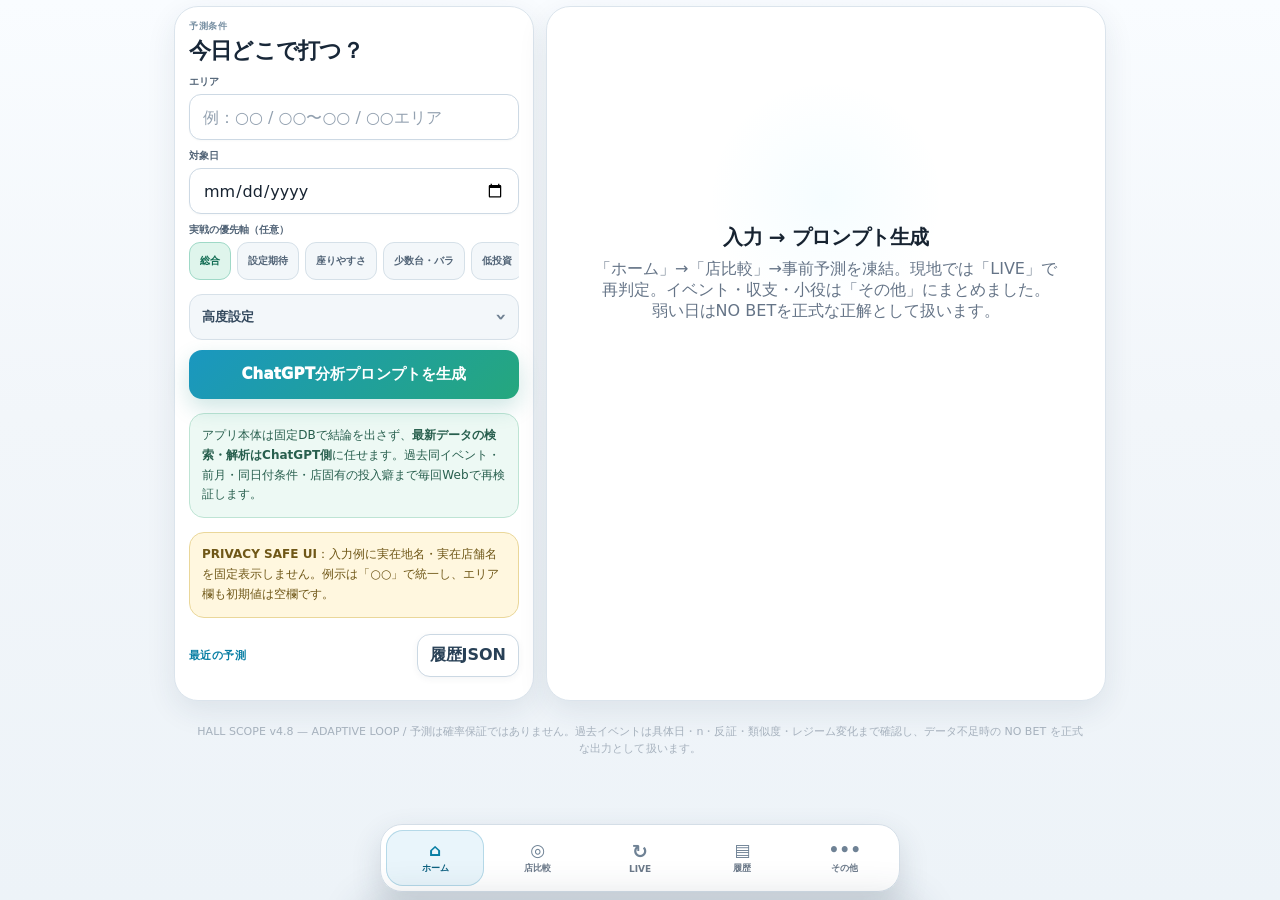
<file: hall-scope/index.html>
<!doctype html>
<html lang="ja">
<head>
<meta charset="utf-8" />
<meta name="viewport" content="width=device-width,initial-scale=1,viewport-fit=cover" />
<title>HALL SCOPE v4.8 — ADAPTIVE LOOP</title>
<meta name="theme-color" content="#f4f8fc" />
<meta name="color-scheme" content="light" />
<meta name="description" content="エリアと日付からChatGPT用のパチスロ調査プロンプトを生成し、凍結予測と実戦収支を管理するPWA。" />
<link rel="manifest" href="manifest.webmanifest" />
<meta name="apple-mobile-web-app-capable" content="yes" />
<meta name="apple-mobile-web-app-status-bar-style" content="default" />
<link rel="apple-touch-icon" href="icon.svg" />
<style>
:root{--bg:#050b13;--bg2:#081521;--panel:#0b1725;--panel2:#102235;--line:#223a50;--text:#f6f8fb;--muted:#92a9bd;--cyan:#65d8ff;--green:#69e3b5;--gold:#e8c979;--amber:#ffd166;--red:#ff7f93;--shadow:0 22px 70px rgba(0,0,0,.38);--r:20px}
*{box-sizing:border-box}html{background:var(--bg);color:var(--text);font-family:Inter,"Noto Sans JP",system-ui,-apple-system,BlinkMacSystemFont,"Segoe UI",sans-serif}body{margin:0;min-height:100vh;background:radial-gradient(circle at 12% -8%,rgba(45,126,166,.32) 0,transparent 29%),radial-gradient(circle at 92% 2%,rgba(129,104,47,.19) 0,transparent 27%),linear-gradient(180deg,#06111d 0,var(--bg) 48%,#03070c 100%);background-attachment:fixed}button,input,select,textarea{font:inherit}button{cursor:pointer}.wrap{width:min(1180px,100%);margin:0 auto;padding:22px 16px 70px}.top{display:flex;justify-content:space-between;gap:18px;align-items:center;margin-bottom:18px}.brand{display:flex;align-items:center;gap:13px}.mark{width:50px;height:50px;border-radius:15px;background:linear-gradient(145deg,#89e6ff 0,#61d7bd 52%,#e1c46d 100%);display:grid;place-items:center;color:#04121e;font-weight:1000;box-shadow:0 14px 38px rgba(87,216,255,.17),inset 0 1px 0 rgba(255,255,255,.7);border:1px solid rgba(255,255,255,.28)}h1{font-size:clamp(20px,3.7vw,30px);margin:0}.sub{color:var(--muted);font-size:13px;margin-top:3px}.badge{border:1px solid rgba(232,201,121,.35);background:linear-gradient(180deg,rgba(232,201,121,.10),rgba(15,30,45,.88));color:#f2dda0;padding:8px 11px;border-radius:999px;font-size:11px;font-weight:900;letter-spacing:.06em;white-space:nowrap}.tabs{display:grid;grid-template-columns:repeat(6,1fr);gap:8px;background:#071421;padding:7px;border:1px solid var(--line);border-radius:16px;margin:18px 0}.tab{border:0;border-radius:12px;padding:12px 8px;background:transparent;color:var(--muted);font-weight:800}.tab.active{background:linear-gradient(180deg,#17304c,#11253b);color:white;box-shadow:inset 0 0 0 1px #315171}.grid{display:grid;grid-template-columns:390px minmax(0,1fr);gap:16px}.card{background:linear-gradient(180deg,rgba(16,34,52,.95),rgba(7,19,32,.96));border:1px solid rgba(63,95,122,.48);border-radius:var(--r);box-shadow:var(--shadow),inset 0 1px 0 rgba(255,255,255,.025);backdrop-filter:blur(12px)}.form{padding:18px;position:sticky;top:12px;height:max-content}.result{padding:18px;min-height:620px}.section-title{font-size:13px;color:var(--cyan);font-weight:900;letter-spacing:.06em;margin:0 0 12px}.mode-title{font-size:20px;margin:0 0 5px}.mode-note{margin:0 0 18px;color:var(--muted);font-size:13px;line-height:1.7}.field{display:grid;gap:7px;margin:13px 0}.field label{font-size:12px;color:#b9c8d8;font-weight:800}.field input,.field select,.field textarea{width:100%;color:white;background:#071523;border:1px solid #2a405a;border-radius:12px;padding:12px 13px;outline:none}.field input:focus,.field select:focus,.field textarea:focus{border-color:var(--cyan);box-shadow:0 0 0 3px rgba(87,216,255,.09)}textarea{resize:vertical;min-height:92px;line-height:1.55}.chips{display:flex;flex-wrap:wrap;gap:7px}.chip{border:1px solid #2d4662;background:#0a1a2b;color:#b8c8d8;padding:8px 10px;border-radius:999px;font-size:12px;font-weight:800}.chip.active{color:#07121d;background:var(--green);border-color:transparent}.primary{width:100%;border:0;border-radius:14px;padding:15px 16px;background:linear-gradient(135deg,#7fe2ff 0,#69e3b5 60%,#d9c077 100%);color:#03111a;font-weight:1000;margin-top:14px;box-shadow:0 14px 34px rgba(69,214,200,.16),inset 0 1px 0 rgba(255,255,255,.6)}.ghost{border:1px solid #304b69;background:#0b1a2b;color:white;border-radius:11px;padding:10px 12px;font-weight:800}.ghost:hover{border-color:#4b7399}.row{display:flex;gap:8px;flex-wrap:wrap}.check{display:flex;align-items:flex-start;gap:9px;font-size:12px;color:#b8c8d8;line-height:1.55}.check input{margin-top:3px}.details{border-top:1px solid var(--line);margin-top:17px;padding-top:14px}.details summary{cursor:pointer;color:#c9d7e5;font-size:13px;font-weight:900}.prompt-head{display:flex;align-items:center;justify-content:space-between;gap:12px;margin-bottom:12px}.prompt-box{white-space:pre-wrap;word-break:break-word;background:#05101b;border:1px solid #263d57;border-radius:14px;padding:15px;min-height:480px;max-height:720px;overflow:auto;font:12px/1.62 ui-monospace,SFMono-Regular,Menlo,Consolas,monospace;color:#dce8f5}.empty{display:grid;place-items:center;min-height:520px;text-align:center;color:var(--muted);padding:30px}.empty strong{display:block;color:white;font-size:18px;margin-bottom:8px}.notice{margin-top:14px;border:1px solid #2a4f52;background:rgba(50,111,101,.14);padding:12px;border-radius:13px;color:#cbeadf;font-size:12px;line-height:1.65}.warning{border-color:#5d4c2c;background:rgba(131,93,28,.15);color:#f4dfad}.mini{font-size:11px;color:var(--muted)}.hist{margin-top:16px}.hist-list{display:grid;gap:8px;max-height:250px;overflow:auto}.hist-item{border:1px solid #29425e;background:#091827;border-radius:12px;padding:10px;display:grid;grid-template-columns:1fr auto;gap:8px}.hist-title{font-size:12px;font-weight:900}.hist-meta{font-size:11px;color:var(--muted);margin-top:3px}.freeze{margin-top:16px;padding-top:16px;border-top:1px solid var(--line)}.freeze textarea{min-height:140px}.status{font-size:11px;font-weight:900;padding:5px 8px;border-radius:999px;background:#10283a;color:var(--cyan)}.hidden{display:none!important}.kbd{font:11px ui-monospace,monospace;border:1px solid #40526a;border-bottom-width:2px;border-radius:6px;padding:2px 5px;color:#bdcadd}.foot{margin-top:18px;color:var(--muted);font-size:11px;line-height:1.6;text-align:center}.toast{position:fixed;left:50%;bottom:24px;transform:translateX(-50%) translateY(14px);opacity:0;pointer-events:none;background:#e7fff6;color:#092219;padding:10px 14px;border-radius:999px;font-weight:900;font-size:12px;transition:.2s;z-index:50}.toast.show{opacity:1;transform:translateX(-50%) translateY(0)}

.kpi-grid{display:grid;grid-template-columns:repeat(4,minmax(0,1fr));gap:10px;margin:0 0 16px}
.kpi{padding:14px;border-radius:16px;border:1px solid #294158;background:linear-gradient(180deg,rgba(16,38,57,.85),rgba(7,22,36,.9))}
.kpi .k{font-size:11px;color:var(--muted);font-weight:800;letter-spacing:.04em}.kpi .v{font-size:22px;font-weight:1000;margin-top:5px}.v.plus{color:var(--green)}.v.minus{color:var(--red)}.v.gold{color:var(--gold)}
.ledger-view{display:none}.ledger-view.active{display:block}
.ledger-shell{display:grid;grid-template-columns:minmax(0,1.5fr) minmax(300px,.7fr);gap:16px}
.ledger-main,.ledger-side{padding:18px}
.monthbar{display:flex;align-items:center;justify-content:space-between;gap:12px;margin-bottom:12px}
.monthtitle{font-size:21px;font-weight:1000;letter-spacing:.03em}.monthnav{display:flex;gap:8px}
.calendar{display:grid;grid-template-columns:repeat(7,1fr);gap:7px}
.dow{font-size:10px;color:var(--muted);text-align:center;padding:5px 0;font-weight:900}
.day{min-height:92px;border:1px solid #243b50;border-radius:13px;background:linear-gradient(180deg,#0a1a29,#07131f);padding:8px;text-align:left;color:var(--text);position:relative;transition:.15s}
.day:hover{border-color:#49728d;transform:translateY(-1px)}.day.out{opacity:.25}.day.today{box-shadow:inset 0 0 0 1px var(--cyan)}.day.selected{border-color:var(--gold);box-shadow:0 0 0 2px rgba(232,201,121,.10)}
.daynum{font-size:12px;font-weight:900}.daytotal{font-size:12px;font-weight:1000;margin-top:18px}.daytotal.plus{color:var(--green)}.daytotal.minus{color:var(--red)}.daycount{font-size:9px;color:var(--muted);margin-top:3px}
.ledger-empty{color:var(--muted);font-size:12px;line-height:1.7;padding:10px 0}
.session-list{display:grid;gap:8px;margin-top:10px}.session{border:1px solid #29445a;border-radius:13px;background:#071724;padding:10px}
.session-head{display:flex;justify-content:space-between;gap:8px}.session-title{font-size:12px;font-weight:900}.session-meta{font-size:10px;color:var(--muted);margin-top:3px}.session-profit{font-size:13px;font-weight:1000}
.form-grid2{display:grid;grid-template-columns:1fr 1fr;gap:8px}.ledger-actions{display:flex;gap:8px;flex-wrap:wrap;margin-top:10px}
.small-btn{border:1px solid #304b69;background:#0a1a2a;color:white;border-radius:10px;padding:8px 10px;font-size:11px;font-weight:900}
.danger{border-color:#65404a;color:#ffb4c0}.gold-btn{border-color:rgba(232,201,121,.5);color:#f2dda0}
.premium-line{height:1px;background:linear-gradient(90deg,transparent,rgba(232,201,121,.55),rgba(101,216,255,.5),transparent);margin:6px 0 18px}
.install-btn{border:1px solid rgba(232,201,121,.45);background:rgba(232,201,121,.08);color:#f3dfa5;border-radius:999px;padding:8px 12px;font-size:11px;font-weight:900}
@media(max-width:900px){.ledger-shell{grid-template-columns:1fr}.kpi-grid{grid-template-columns:1fr 1fr}.day{min-height:78px}.daytotal{margin-top:12px}}
@media(max-width:520px){.calendar{gap:4px}.day{min-height:66px;padding:6px;border-radius:10px}.daytotal{font-size:10px;margin-top:9px}.daycount{display:none}.kpi .v{font-size:18px}.ledger-main,.ledger-side{padding:13px}}

@media(max-width:860px){.top{align-items:flex-start}.badge{display:none}.tabs{grid-template-columns:1fr 1fr}.grid{grid-template-columns:1fr}.form{position:static}.result{min-height:auto}.prompt-box{min-height:420px}.wrap{padding:14px 12px 60px}}@media(max-width:430px){.tabs{gap:5px;padding:5px}.tab{font-size:11px;padding:10px 5px}.card,.form,.result{border-radius:14px}.form,.result{padding:14px}.row>.ghost{flex:1}.prompt-head{align-items:flex-start;flex-direction:column}}

/* v2.3 bottom navigation */
.wrap{padding-bottom:112px}
.bottom-nav{position:fixed;z-index:80;left:50%;bottom:max(10px,env(safe-area-inset-bottom));transform:translateX(-50%);width:min(720px,calc(100% - 20px));display:grid;grid-template-columns:repeat(5,1fr);gap:6px;padding:7px;background:rgba(4,13,22,.94);border:1px solid rgba(72,106,134,.62);border-radius:20px;box-shadow:0 18px 55px rgba(0,0,0,.48),inset 0 1px 0 rgba(255,255,255,.04);backdrop-filter:blur(18px)}
.bottom-nav .tab{min-height:58px;display:flex;flex-direction:column;align-items:center;justify-content:center;gap:4px;border:0;border-radius:14px;padding:7px 4px;background:transparent;color:#8198ab;font-size:11px;font-weight:900}
.bottom-nav .tab.active{background:linear-gradient(180deg,#183553,#10243a);color:#fff;box-shadow:inset 0 0 0 1px #31577a,0 8px 22px rgba(0,0,0,.18)}
.nav-icon{font-size:15px;line-height:1;color:var(--cyan);font-weight:1000}
.toast{bottom:96px}

/* v2.3 counter */
.counter-view{display:none}.counter-view.active{display:block}
.counter-frame{height:calc(100dvh - 154px);min-height:480px;max-height:850px;display:flex;flex-direction:column;padding:14px;overflow:hidden}
.counter-toolbar{display:grid;grid-template-columns:minmax(0,1fr) auto;gap:10px;align-items:end;padding-bottom:10px;border-bottom:1px solid var(--line)}
.counter-toolbar .field{margin:0}
.counter-summary{display:grid;grid-template-columns:1.1fr .9fr;gap:10px;padding:10px 0;flex:0 0 auto}
.counter-kpi{border:1px solid #29455e;background:#071725;border-radius:14px;padding:10px 12px}.counter-kpi .k{font-size:10px;color:var(--muted);font-weight:900}.counter-kpi .v{font-size:22px;font-weight:1000;margin-top:3px}.counter-kpi .v.cyan{color:var(--cyan)}
.game-controls{display:grid;grid-template-columns:repeat(4,1fr);gap:6px;margin-top:7px}.game-controls button{border:1px solid #304d68;background:#0a1a2b;color:white;border-radius:10px;padding:8px 5px;font-weight:900;font-size:11px}
.counter-scroll{flex:1 1 auto;min-height:0;overflow-y:auto;overscroll-behavior:contain;scrollbar-width:thin;scrollbar-color:#355875 #07111d;padding:2px 3px 10px 0}
.counter-scroll::-webkit-scrollbar{width:7px}.counter-scroll::-webkit-scrollbar-track{background:#07111d;border-radius:99px}.counter-scroll::-webkit-scrollbar-thumb{background:#355875;border-radius:99px}
.counter-row{display:grid;grid-template-columns:minmax(110px,1.5fr) 62px 84px 42px 52px;gap:7px;align-items:center;padding:9px 6px;border-bottom:1px solid rgba(43,66,85,.6)}
.counter-row input{width:100%;color:white;background:#071523;border:1px solid #294158;border-radius:9px;padding:9px 8px;outline:none;font-size:12px}.counter-count{font-size:20px;font-weight:1000;text-align:center}.counter-rate{font-size:11px;color:var(--gold);font-weight:900;text-align:right;white-space:nowrap}.count-btn{height:40px;border-radius:11px;border:1px solid #31516d;background:#0a1b2c;color:white;font-weight:1000}.count-btn.plus{background:linear-gradient(135deg,#1c7e78,#2f9f86);border-color:#5ccab4;color:#fff}.count-btn.minus{color:#ffb7c2;border-color:#5d3e49}
.counter-footer{display:flex;gap:8px;justify-content:space-between;align-items:center;border-top:1px solid var(--line);padding-top:10px;flex:0 0 auto}.counter-footer .mini{max-width:62%}
body.counter-mode{overflow:hidden}body.counter-mode .wrap{height:100dvh;overflow:hidden}
@media(max-width:680px){.counter-frame{height:calc(100dvh - 132px);min-height:0;border-radius:14px;padding:10px}.counter-toolbar{grid-template-columns:1fr}.counter-summary{grid-template-columns:1fr 1fr}.counter-row{grid-template-columns:minmax(90px,1.35fr) 45px 72px 38px 48px;gap:4px;padding:7px 2px}.counter-row input{padding:8px 6px;font-size:11px}.counter-count{font-size:17px}.counter-rate{font-size:10px}.count-btn{height:38px;padding:0}.bottom-nav{bottom:max(5px,env(safe-area-inset-bottom));width:calc(100% - 12px);border-radius:17px}.bottom-nav .tab{min-height:54px}.wrap{padding-bottom:92px}.toast{bottom:84px}}


@media(max-width:420px){.bottom-nav .tab{font-size:9px;padding-left:2px;padding-right:2px}.bottom-nav .nav-icon{font-size:15px}}
</style>

<style id="app-ui-v24">
:root{
  --bg:#080b12;--bg2:#0d111a;--panel:#111722;--panel2:#151d2a;--line:#252f3d;
  --text:#f7f8fb;--muted:#8e99aa;--cyan:#59d8ff;--green:#5fe0ad;--gold:#f0c96b;
  --shadow:0 12px 28px rgba(0,0,0,.20);--r:18px;
}
html{background:#080b12;overscroll-behavior-y:none}
body{background:linear-gradient(180deg,#0b0f17 0,#080b12 38%,#080b12 100%);background-attachment:fixed;-webkit-tap-highlight-color:transparent}
button,input,select,textarea{-webkit-appearance:none;appearance:none}
button{touch-action:manipulation}
.wrap{width:min(960px,100%);padding:10px 14px 104px}
.top{position:sticky;top:0;z-index:70;margin:0 -14px 10px;padding:12px 14px;background:rgba(8,11,18,.88);backdrop-filter:blur(22px) saturate(1.25);border-bottom:1px solid rgba(255,255,255,.06)}
.brand{gap:10px}.mark{width:42px;height:42px;border-radius:13px;background:linear-gradient(145deg,#6ddfff,#5fe0ad);box-shadow:none;border:0;font-size:13px}
h1{font-size:20px;letter-spacing:-.02em}.sub{font-size:11px;color:#818c9c;margin-top:1px}.version-pill{display:inline-flex;align-items:center;margin-left:4px;padding:3px 7px;border-radius:999px;background:#1e2632;color:var(--gold);font-size:10px;vertical-align:2px}.badge{background:#141a23;border:1px solid #252e3b;color:#9eabbc;padding:7px 9px}
.quick-strip{display:grid;grid-template-columns:repeat(3,1fr);gap:8px;margin:0 0 12px}.quick-item{display:grid;grid-template-columns:auto 1fr auto;align-items:center;gap:7px;padding:10px 11px;border-radius:14px;background:#10151e;border:1px solid rgba(255,255,255,.055);font-size:10px;color:#8f9bab}.quick-item b{color:#dfe4ec;font-size:10px}.quick-dot{width:7px;height:7px;border-radius:50%}.cyan-dot{background:var(--cyan);box-shadow:0 0 10px rgba(89,216,255,.55)}.green-dot{background:var(--green);box-shadow:0 0 10px rgba(95,224,173,.45)}.gold-dot{background:var(--gold);box-shadow:0 0 10px rgba(240,201,107,.4)}
.grid{grid-template-columns:360px minmax(0,1fr);gap:12px}.card{background:#10151f;border:1px solid rgba(255,255,255,.06);box-shadow:none;border-radius:20px}.form,.result{padding:16px}.form{top:76px}.section-title{font-size:11px;letter-spacing:.04em;color:#96a5b8;margin-bottom:9px}.mode-title{font-size:22px;letter-spacing:-.035em;margin-bottom:5px}.mode-note{font-size:12px;line-height:1.55;color:#818da0;margin-bottom:14px}
.field{margin:11px 0;gap:6px}.field label{font-size:11px;color:#aab4c2}.field input,.field select,.field textarea{min-height:48px;background:#171e29;border:1px solid transparent;border-radius:14px;padding:13px 14px;color:#fff;box-shadow:inset 0 0 0 1px rgba(255,255,255,.045)}.field input:focus,.field select:focus,.field textarea:focus{border-color:rgba(89,216,255,.6);box-shadow:0 0 0 3px rgba(89,216,255,.08)}
.chips{gap:7px;flex-wrap:nowrap;overflow-x:auto;padding-bottom:2px;scrollbar-width:none}.chips::-webkit-scrollbar{display:none}.chip{flex:0 0 auto;background:#171e29;border:1px solid rgba(255,255,255,.055);color:#98a5b6;padding:9px 12px;border-radius:12px;font-size:11px}.chip.active{background:#e9f7f3;color:#0b1714;border-color:transparent;box-shadow:none}
.primary{min-height:52px;border-radius:15px;background:linear-gradient(135deg,#6ddfff 0,#62dfb0 68%,#e9ca79 100%);box-shadow:0 9px 22px rgba(69,210,190,.12);font-size:14px;letter-spacing:.01em}.ghost,.small-btn,.install-btn{background:#171e29;border:1px solid rgba(255,255,255,.07);border-radius:12px;color:#e4e8ee}.ghost{min-height:42px}.notice{background:#121e1c;border:1px solid rgba(95,224,173,.12);color:#bcd9cf;border-radius:14px}.warning{background:#211c12;border-color:rgba(240,201,107,.14);color:#ddcca5}.details{border-top:0;margin-top:12px;padding-top:0}.details summary{display:flex;align-items:center;justify-content:space-between;min-height:46px;padding:0 12px;border-radius:13px;background:#151c27;color:#c5cdd8}.details summary::-webkit-details-marker{display:none}.details summary:after{content:'›';font-size:19px;color:#758196;transform:rotate(90deg)}details[open] summary:after{transform:rotate(-90deg)}
.result{min-height:560px}.empty{min-height:500px;background:radial-gradient(circle at 50% 35%,rgba(89,216,255,.06),transparent 28%);border-radius:16px}.empty strong{font-size:20px;letter-spacing:-.02em}.prompt-box{background:#0b1018;border:1px solid rgba(255,255,255,.055);border-radius:15px;min-height:430px;font-size:11px;color:#d8dee8}.status{background:#172530;color:#74d8ff}.hist-item,.session,.kpi{background:#151b25;border:1px solid rgba(255,255,255,.055);box-shadow:none}.hist-item{border-radius:14px}.kpi-grid{gap:8px}.kpi{border-radius:15px;padding:13px}.kpi .k{font-size:9px}.kpi .v{font-size:20px}
.calendar{gap:5px}.day{border:1px solid rgba(255,255,255,.05);background:#121923;border-radius:12px}.day:hover{transform:none}.day.selected{border-color:rgba(240,201,107,.65);box-shadow:inset 0 0 0 1px rgba(240,201,107,.22)}.day.today{box-shadow:inset 0 0 0 1px rgba(89,216,255,.55)}
.counter-frame{background:#0f151e}.counter-kpi{background:#151c27;border-color:rgba(255,255,255,.05)}
.bottom-nav{left:50%;bottom:max(8px,env(safe-area-inset-bottom));width:min(520px,calc(100% - 18px));padding:6px;border-radius:22px;background:rgba(16,21,30,.93);border:1px solid rgba(255,255,255,.07);box-shadow:0 16px 36px rgba(0,0,0,.36);backdrop-filter:blur(24px) saturate(1.3)}.bottom-nav .tab{min-height:56px;border-radius:17px;color:#737f90;font-size:10px}.bottom-nav .tab.active{background:#212a37;color:#fff;box-shadow:none}.nav-icon{font-size:17px;line-height:1}.bottom-nav .tab.active .nav-icon{color:var(--cyan)}
.toast{bottom:86px;background:#edf9f4;color:#0d2119}
.foot{opacity:.55;padding:4px 18px}.premium-line{display:none}
@media(max-width:860px){.wrap{padding:8px 10px 100px}.top{margin:0 -10px 8px;padding:10px}.grid{grid-template-columns:1fr}.form{position:static}.result{min-height:auto}.quick-strip{margin-top:2px}.badge{display:none}.sub{max-width:260px}.card{border-radius:18px}.result{padding:14px}.prompt-box{min-height:390px}.ledger-shell{gap:10px}.ledger-main,.ledger-side{padding:14px}}
@media(max-width:540px){.top{min-height:62px}.mark{width:38px;height:38px;border-radius:12px}.brand h1{font-size:18px}.sub{display:none}.quick-strip{gap:5px}.quick-item{padding:8px 7px;border-radius:12px;font-size:9px}.quick-item b{font-size:9px}.mode-title{font-size:21px}.form{padding:14px}.result{padding:13px}.field input,.field select,.field textarea{font-size:16px}.prompt-head{align-items:flex-start;flex-direction:column}.prompt-head .row{width:100%;display:grid;grid-template-columns:repeat(3,1fr)}.prompt-head .ghost{padding:9px 6px;font-size:10px}.kpi-grid{grid-template-columns:repeat(2,1fr)}.calendar{gap:3px}.day{border-radius:10px}.bottom-nav{width:calc(100% - 12px);bottom:max(5px,env(safe-area-inset-bottom));border-radius:20px}.bottom-nav .tab{min-height:54px}.foot{display:none}}
</style>

<style id="native-app-v30">
:root{--app-accent:#83e7ff;--app-accent2:#69e3b5;--surface:#111722;--surface2:#171f2b;--surface3:#1d2734;--hair:rgba(255,255,255,.065);--shadow2:0 14px 40px rgba(0,0,0,.26)}
html{overscroll-behavior:none}body{background:#090d14;letter-spacing:.001em;-webkit-tap-highlight-color:transparent;user-select:none}.prompt-box,input,textarea{user-select:text}.wrap{max-width:1040px;padding-top:0}.top{top:0;padding-top:max(12px,env(safe-area-inset-top));border-bottom:1px solid var(--hair);background:linear-gradient(180deg,rgba(8,12,19,.98),rgba(8,12,19,.89));box-shadow:0 8px 30px rgba(0,0,0,.18)}
.brand{min-width:0}.mark{background:linear-gradient(145deg,#8beaff,#6fe7be 70%);box-shadow:none;border:0;color:#07141d;position:relative;overflow:hidden}.mark:after{content:"";position:absolute;width:24px;height:24px;border-radius:50%;background:rgba(255,255,255,.35);top:-8px;right:-8px;filter:blur(4px)}.version-pill{font-size:9px;background:#1e2b37;color:#9de7ff;border:1px solid rgba(131,231,255,.22);padding:3px 6px;border-radius:999px;vertical-align:middle}
.quick-strip{position:sticky;top:66px;z-index:60;margin:0 -2px 12px;padding:7px;background:rgba(10,14,21,.88);backdrop-filter:blur(18px);border:0;box-shadow:none}.quick-item{background:#121a25;border:1px solid var(--hair);box-shadow:none}.quick-item b{color:#e8edf4}.card{border:1px solid var(--hair);background:linear-gradient(180deg,#111722,#0e141e);box-shadow:var(--shadow2)}.form{border-radius:24px}.result{border-radius:24px}.field{margin:12px 0}.field label{font-size:11px;color:#9aa8ba}.field input,.field select,.field textarea{background:#171f2b;border:1px solid rgba(255,255,255,.075);border-radius:14px;min-height:48px;padding:13px 14px;color:#f5f7fa;box-shadow:inset 0 1px 0 rgba(255,255,255,.02)}.field input:focus,.field select:focus,.field textarea:focus{border-color:rgba(131,231,255,.75);box-shadow:0 0 0 3px rgba(131,231,255,.08)}
.chip{background:#171f2b;border-color:var(--hair);min-height:38px;padding:9px 13px}.chip.active{background:#ecfbf7;color:#0d1a17}.primary{min-height:54px;border-radius:16px;background:linear-gradient(135deg,#8beaff,#6ee6bd);box-shadow:0 10px 24px rgba(79,217,193,.15);font-size:14px;letter-spacing:.01em;transition:transform .08s ease}.primary:active,.ghost:active,.chip:active,.tab:active,.small-btn:active,.count-btn:active{transform:scale(.98)}.ghost,.small-btn{background:#18212d;border-color:var(--hair);border-radius:13px}.notice{border:1px solid rgba(105,227,181,.16);background:rgba(31,79,68,.16);border-radius:15px}.warning{border-color:rgba(232,201,121,.16);background:rgba(108,83,31,.13)}
.prompt-box{background:#0a1018;border-color:var(--hair);border-radius:18px;box-shadow:inset 0 1px 0 rgba(255,255,255,.02)}.kpi{background:#121a25;border-color:var(--hair);border-radius:18px}.day{background:#111925;border-color:var(--hair)}.session{background:#111925;border-color:var(--hair)}.counter-frame{background:#0f1620;border-color:var(--hair)}
.bottom-nav{background:rgba(13,18,27,.95);border-color:rgba(255,255,255,.08);box-shadow:0 18px 42px rgba(0,0,0,.42);padding:6px 7px}.bottom-nav .tab{transition:.14s ease}.bottom-nav .tab.active{background:#202a37}.bottom-nav .tab.active .nav-icon{filter:drop-shadow(0 0 8px rgba(131,231,255,.38))}.nav-icon{font-weight:900}
.toast{border-radius:16px;box-shadow:0 12px 30px rgba(0,0,0,.28)}
@media(max-width:860px){.wrap{padding-left:10px;padding-right:10px}.grid{gap:10px}.form,.result{border-radius:22px}.form{padding:15px}.result{padding:14px}.quick-strip{top:max(62px,calc(env(safe-area-inset-top) + 50px))}.card{box-shadow:none}}
@media(max-width:540px){body{background:#090d14}.wrap{padding-bottom:94px}.top{margin:0 -10px 8px;padding-left:12px;padding-right:12px}.quick-strip{margin-left:-2px;margin-right:-2px}.quick-item span:not(.quick-dot){display:none}.quick-item{justify-content:center;gap:5px}.grid{display:block}.result{margin-top:10px}.form,.result{border-radius:20px}.mode-note{font-size:12px}.details{margin-top:15px}.primary{position:relative}.bottom-nav{width:calc(100% - 10px);border-radius:22px}.bottom-nav .tab{border-radius:16px}.prompt-box{max-height:58vh}.empty{min-height:220px}.badge{display:none}}

/* v4.1 decision-support additions */
.live-hint{display:grid;grid-template-columns:repeat(3,1fr);gap:7px;margin:10px 0}.live-hint>div{padding:10px;border-radius:13px;background:#141d28;border:1px solid rgba(255,255,255,.055)}.live-hint b{display:block;font-size:10px;color:#dfe6ef;margin-bottom:3px}.live-hint span{font-size:9px;color:#7f8da0;line-height:1.35}.decision-badge{display:inline-flex;align-items:center;gap:5px;padding:5px 8px;border-radius:999px;background:rgba(131,231,255,.08);border:1px solid rgba(131,231,255,.14);font-size:9px;color:#9be9ff}.bottom-nav .tab span:last-child{white-space:nowrap}@media(max-width:540px){.bottom-nav{padding:5px}.bottom-nav .tab{min-width:0;padding:5px 2px;font-size:8.5px}.nav-icon{font-size:15px}.live-hint{grid-template-columns:1fr}}
</style>

<style id="hall-light-v42">
:root{
  --bg:#f2f6fa;--bg2:#eaf1f7;--panel:#ffffff;--panel2:#f7fafc;--line:#d6e0e9;
  --text:#172331;--muted:#657487;--cyan:#087ea4;--green:#168b69;--gold:#a66b00;--amber:#9b6600;--red:#c64255;
  --shadow:0 10px 30px rgba(35,56,78,.09);--r:20px;--app-accent:#087ea4;--app-accent2:#168b69;
  --surface:#fff;--surface2:#f6f9fc;--surface3:#edf3f8;--hair:rgba(50,75,100,.13);--shadow2:0 10px 28px rgba(35,56,78,.08)
}
html{background:#f2f6fa;color:var(--text);color-scheme:light}
body{background:linear-gradient(180deg,#f9fcff 0,#f2f6fa 46%,#edf3f8 100%)!important;color:var(--text);letter-spacing:.001em}
.top{background:rgba(255,255,255,.94)!important;border-bottom:1px solid #dbe4ec!important;box-shadow:0 6px 22px rgba(37,59,82,.08)!important}
.brand h1,.empty strong{color:#172331}.sub{color:#68788b!important}.mark{background:linear-gradient(145deg,#49bfe1,#54c99e 72%)!important;color:#fff!important;box-shadow:0 7px 18px rgba(22,139,105,.18)!important}.mark:after{background:rgba(255,255,255,.6)!important}
.version-pill{background:#e8f5fb!important;color:#087ea4!important;border:1px solid #b8ddec!important}.badge{background:#f4f7fa!important;border:1px solid #d5e0e8!important;color:#536476!important}
.quick-strip{background:rgba(242,246,250,.92)!important}.quick-item{background:#fff!important;border:1px solid #d9e3eb!important;color:#667689!important;box-shadow:0 3px 12px rgba(39,63,88,.045)!important}.quick-item b{color:#203144!important}
.card{background:#fff!important;border:1px solid #dbe4ec!important;box-shadow:var(--shadow)!important}.section-title{color:#087ea4!important}.mode-title{color:#182738}.mode-note{color:#657487!important}
.field label{color:#526477!important;font-size:12px!important}.field input,.field select,.field textarea{background:#fff!important;border:1.5px solid #cdd9e4!important;color:#172331!important;box-shadow:0 1px 2px rgba(34,55,77,.03)!important;min-height:52px!important}.field input::placeholder,.field textarea::placeholder{color:#93a1b0}.field input:focus,.field select:focus,.field textarea:focus{border-color:#1793bb!important;box-shadow:0 0 0 4px rgba(23,147,187,.12)!important}
.chip{background:#f3f7fa!important;border:1px solid #d5e0e8!important;color:#526477!important}.chip.active{background:#dff5ec!important;color:#116c53!important;border-color:#9fd9c7!important}
.primary{background:linear-gradient(135deg,#1a97c0 0,#25a77d 100%)!important;color:#fff!important;box-shadow:0 9px 22px rgba(17,129,120,.20)!important;font-size:15px!important;min-height:56px!important}.primary:active{filter:brightness(.95)}
.ghost,.small-btn,.install-btn{background:#fff!important;border:1.5px solid #cbd8e3!important;color:#284056!important;box-shadow:0 2px 7px rgba(39,60,83,.05)}.ghost:hover,.small-btn:hover,.install-btn:hover{border-color:#8fb1c6!important;background:#f7fbfe!important}
.notice{background:#edf9f4!important;border:1px solid #bee4d4!important;color:#285f4e!important}.warning{background:#fff7df!important;border-color:#ead79a!important;color:#6f5717!important}.details summary{background:#f3f7fa!important;color:#34495e!important;border:1px solid #d7e1e9!important}.details summary:after{color:#6f8092!important}
.prompt-box{background:#f8fafc!important;border:1px solid #d7e1e9!important;color:#24384c!important}.status{background:#e6f6fb!important;color:#087ea4!important}.hist-item,.session,.kpi,.counter-kpi{background:#fff!important;border:1px solid #dbe4ec!important}.hist-title,.session-title,.monthtitle,.counter-kpi .v,.kpi .v{color:#1d2f42}.hist-meta,.session-meta,.kpi .k,.counter-kpi .k,.mini,.ledger-empty,.daycount,.foot{color:#6b7b8d!important}
.day{background:#fff!important;border:1px solid #dbe4ec!important;color:#24374a!important}.day.today{box-shadow:inset 0 0 0 2px rgba(8,126,164,.48)!important}.day.selected{border-color:#d29a2e!important;box-shadow:inset 0 0 0 1px rgba(210,154,46,.34)!important}
.counter-frame{background:#fff!important;border:1px solid #dbe4ec!important}.counter-row{border-color:#e1e8ee!important}.count-btn{background:#edf6fb!important;border-color:#c4dce9!important;color:#1d607a!important}.game-controls button{background:#f2f6fa!important;border-color:#d3dfe8!important;color:#33495f!important}
.bottom-nav{background:rgba(255,255,255,.96)!important;border:1px solid #d4dee7!important;box-shadow:0 12px 30px rgba(41,62,83,.16)!important;backdrop-filter:blur(22px) saturate(1.05)!important}.bottom-nav .tab{color:#6b7989!important}.bottom-nav .tab.active{background:#e9f5fb!important;color:#0e6281!important;box-shadow:inset 0 0 0 1px #b5d9e8!important}.bottom-nav .tab.active .nav-icon{color:#087ea4!important;filter:none!important}.nav-icon{color:#6f8295!important}
.live-hint>div{background:#f7fafc!important;border:1px solid #d9e3eb!important}.live-hint b{color:#2a4054!important}.live-hint span{color:#718194!important}.decision-badge{background:#e8f6fb!important;border-color:#c1e0ec!important;color:#0d728f!important}
.toast{background:#173f35!important;color:#fff!important;box-shadow:0 9px 24px rgba(24,60,50,.22)!important}
.visibility-btn{min-height:38px;padding:8px 11px;border-radius:12px;background:#fff;border:1.5px solid #cbd8e3;color:#2b455b;font-weight:900;font-size:11px;box-shadow:0 2px 7px rgba(39,60,83,.05)}
.visibility-btn .sun{display:inline-block;margin-right:5px}.hall-contrast{--text:#0b1218;--muted:#44515e}.hall-contrast body{background:#fff!important}.hall-contrast .card,.hall-contrast .quick-item,.hall-contrast .field input,.hall-contrast .field select,.hall-contrast .field textarea,.hall-contrast .bottom-nav{border-color:#aebdca!important}.hall-contrast .field label,.hall-contrast .mode-note,.hall-contrast .mini{color:#33424f!important}.hall-contrast .field input,.hall-contrast .field select,.hall-contrast .field textarea{font-weight:650}.hall-contrast .mode-title{font-weight:950}.hall-contrast .primary{background:#087ea4!important}.hall-contrast .bottom-nav .tab.active{background:#dff1f8!important;color:#064e68!important}.hall-contrast .quick-strip{background:#fff!important}
@media(max-width:540px){
  .top{padding-top:max(10px,env(safe-area-inset-top))!important}.visibility-btn{padding:7px 8px;font-size:10px}.quick-item{min-height:42px}.mode-title{font-size:22px!important}.field label{font-size:12px!important}.bottom-nav .tab{font-size:9px!important;min-height:58px!important}.bottom-nav{bottom:max(5px,env(safe-area-inset-bottom))!important}.nav-icon{font-size:16px!important}.form,.result{box-shadow:0 5px 18px rgba(40,61,82,.07)!important}
}
</style>

<style id="onebar-v43">
/* v4.5: one-row mobile navigation. Secondary tools live in a bottom sheet. */
.wrap{padding-bottom:92px!important}
.bottom-nav{grid-template-columns:repeat(5,minmax(0,1fr))!important;gap:4px!important;max-width:540px!important;padding:5px!important}
.bottom-nav .tab{min-width:0!important;min-height:56px!important;padding:5px 2px!important;gap:3px!important}
.bottom-nav .tab span:last-child{font-size:9px!important;white-space:nowrap!important;overflow:hidden;text-overflow:ellipsis;max-width:100%}
.bottom-nav .tab.live-main{position:relative}.bottom-nav .tab.live-main .nav-icon{font-size:19px!important}
.history-view{display:none}.history-view.active{display:block}
.history-shell{max-width:820px;margin:0 auto;padding:2px 0 12px}
.history-card{padding:18px}.history-head{display:flex;align-items:flex-start;justify-content:space-between;gap:12px;margin-bottom:12px}
.history-head h2{margin:2px 0 4px;font-size:21px}.history-panel-list{display:grid;gap:8px;margin-top:12px}.history-panel-list .hist-item{background:#fff!important}
.more-backdrop{position:fixed;z-index:95;inset:0;background:rgba(23,38,52,.24);backdrop-filter:blur(3px);opacity:0;pointer-events:none;transition:.18s}
.more-backdrop.open{opacity:1;pointer-events:auto}
.more-sheet{position:fixed;z-index:96;left:50%;bottom:0;transform:translate(-50%,105%);width:min(560px,100%);background:#fff;border:1px solid #d4dee7;border-radius:24px 24px 0 0;padding:10px 14px calc(18px + env(safe-area-inset-bottom));box-shadow:0 -14px 42px rgba(39,59,79,.20);transition:transform .22s ease}
.more-sheet.open{transform:translate(-50%,0)}
.more-grabber{width:44px;height:5px;border-radius:99px;background:#cbd5de;margin:2px auto 13px}.more-title{display:flex;align-items:center;justify-content:space-between;gap:10px;margin-bottom:10px}.more-title b{font-size:16px;color:#1d2f42}.more-close{border:1px solid #d5e0e8;background:#f7fafc;color:#44586b;border-radius:12px;width:38px;height:38px;font-weight:900}
.more-grid{display:grid;grid-template-columns:repeat(3,1fr);gap:9px}.more-action{border:1px solid #d8e2ea;background:#f7fafc;color:#2d4357;border-radius:16px;min-height:86px;padding:10px 6px;display:flex;flex-direction:column;align-items:center;justify-content:center;gap:6px;font-weight:900}.more-action .mi{font-size:22px;color:#087ea4}.more-action small{font-size:9px;color:#718194;font-weight:700}.more-action:active{transform:scale(.98);background:#edf6fa}
body.more-open{overflow:hidden}
@media(max-width:540px){
  .wrap{padding-bottom:84px!important}.bottom-nav{width:calc(100% - 10px)!important;bottom:max(4px,env(safe-area-inset-bottom))!important;border-radius:19px!important}
  .bottom-nav .tab{min-height:51px!important;border-radius:14px!important}.bottom-nav .tab span:last-child{font-size:8.5px!important}.nav-icon{font-size:15px!important}
  .history-card{padding:14px}.history-head{align-items:center}.history-head h2{font-size:19px}.more-sheet{border-radius:22px 22px 0 0}.more-grid{gap:7px}.more-action{min-height:80px;border-radius:14px;padding:8px 4px}
}
@media(max-width:370px){.bottom-nav .tab span:last-child{font-size:8px!important}.bottom-nav{padding:4px!important}.more-action small{display:none}}
</style>

<style id="compact-top-v44">
/* v4.4: reclaim vertical space for hall use */
.top,.quick-strip{display:none!important}
.wrap{padding-top:max(6px,env(safe-area-inset-top))!important}
.form{top:8px!important;padding:13px 14px 15px!important}
.form>.section-title{font-size:9px!important;letter-spacing:.08em!important;margin:0 0 3px!important;color:#7890a3!important}
.v44-mode-row{display:flex;align-items:center;justify-content:space-between;gap:8px;margin:0 0 7px}
.v44-mode-row .mode-title{font-size:19px!important;line-height:1.2!important;margin:0!important;letter-spacing:-.025em!important}
.v44-info-btn{flex:0 0 30px;width:30px;height:30px;border-radius:10px;border:1px solid #cbd9e4;background:#f7fafc;color:#587084;font-weight:950;font-size:13px;padding:0}
.mode-note{display:none!important;margin:0 0 9px!important;padding:8px 10px!important;border-radius:10px!important;background:#f7fafc!important;border:1px solid #dfe8ef!important;color:#64788b!important;font-size:11px!important;line-height:1.45!important}
.mode-note.v44-open{display:block!important}
.form .field{margin:9px 0!important;gap:5px!important}
.form .field label{font-size:10px!important}
.form .field input,.form .field select,.form .field textarea{min-height:46px!important;padding:11px 13px!important;border-radius:12px!important}
.form .chips{gap:6px!important}
.form .chip{padding:8px 10px!important;border-radius:11px!important;font-size:10px!important}
.form .primary{min-height:49px!important;margin-top:10px!important;border-radius:13px!important}
.more-grid{grid-template-columns:repeat(2,minmax(0,1fr))!important}
.more-action{min-height:72px!important}
.v44-display-action .mi{font-size:20px!important}
@media(max-width:540px){
  .wrap{padding-left:8px!important;padding-right:8px!important;padding-top:max(5px,env(safe-area-inset-top))!important}
  .grid{gap:8px!important}
  .card{border-radius:17px!important}
  .form{padding:12px 13px 14px!important}
  .v44-mode-row{margin-bottom:5px!important}
  .v44-mode-row .mode-title{font-size:18px!important}
  .form>.section-title{margin-bottom:2px!important}
}

/* v4.8 PIA-STYLE STRUCTURE ENGINE */
.learning-view{display:none}.learning-view.active{display:block}.learning-shell{display:grid;gap:12px}.learning-kpis{display:grid;grid-template-columns:repeat(4,1fr);gap:8px}.learning-kpi{padding:13px;border-radius:15px;background:#fff;border:1px solid #dbe4ec}.learning-kpi .k{font-size:9px;color:#6b7b8d;font-weight:850;letter-spacing:.07em}.learning-kpi .v{font-size:20px;font-weight:950;color:#1d2f42;margin-top:5px}.learning-grid{display:grid;grid-template-columns:minmax(0,1.1fr) minmax(0,.9fr);gap:12px}.learning-list{display:grid;gap:8px;margin-top:10px}.learning-item{padding:11px;border-radius:14px;background:#f8fafc;border:1px solid #dde6ed}.learning-item .t{font-weight:900;color:#1d2f42;font-size:12px}.learning-item .m{font-size:10px;color:#6b7b8d;line-height:1.55;margin-top:4px}.weight{display:inline-flex;min-width:34px;justify-content:center;padding:3px 6px;border-radius:999px;font-size:9px;font-weight:950;margin-left:5px}.weight.up{background:#e4f7ee;color:#0f7750}.weight.down{background:#fff0ef;color:#a33b36}.weight.flat{background:#edf2f6;color:#657487}.learning-actions{display:grid;grid-template-columns:repeat(2,1fr);gap:8px;margin-top:10px}.learning-actions button{min-height:50px}.learning-note{font-size:10px;line-height:1.6;color:#66788a}.tag-hint{font-size:9px;color:#7890a3;margin-top:4px;line-height:1.45}.adaptive-chip{display:inline-flex;padding:4px 7px;border-radius:999px;background:#e9f5fb;color:#0e6281;border:1px solid #c6e1ec;font-size:9px;font-weight:900;margin:2px 3px 2px 0}
@media(max-width:780px){.learning-grid{grid-template-columns:1fr}.learning-kpis{grid-template-columns:1fr 1fr}}

</style>
</head>
<body>
<div class="wrap">
  <header class="top">
    <div class="brand"><div class="mark">HS</div><div><h1>HALL SCOPE <span class="version-pill">v4.5</span></h1><div class="sub">店・イベント・台を読む / HALL INTELLIGENCE</div></div></div>
    <div class="row" style="align-items:center"><button id="visibilityBtn" class="visibility-btn" type="button" aria-pressed="false"><span class="sun">☀</span>高視認</button><button id="installBtn" class="install-btn hidden" type="button">アプリをインストール</button><div class="badge">ZERO-BASE</div></div>
  </header>

  <div id="nativeBadge" class="native-badge" style="display:none"></div>
  <section class="quick-strip" aria-label="アプリステータス">
    <div class="quick-item"><span class="quick-dot cyan-dot"></span><span>AIリサーチ</span><b>ON</b></div>
    <div class="quick-item"><span class="quick-dot green-dot"></span><span>ZERO-BASE</span><b>固定</b></div>
    <div class="quick-item"><span class="quick-dot gold-dot"></span><span>NO BET</span><b>対応</b></div>
  </section>

  <div class="grid" id="promptWorkspace">
    <section class="card form">
      <p class="section-title">予測条件</p>
      <h2 class="mode-title" id="modeTitle">今日どこで打つ？</h2>
      <p class="mode-note" id="modeNote">エリアと日付だけで全店を横断し、まず上位3店舗を同じ粒度で比較します。選んだ店は「この店」で台番まで深掘りします。台選びは直近30日ローリング＋同一イベント再現性を標準にします。</p>

      <div id="areaFields">
        <div class="field"><label for="area">エリア</label><input id="area" placeholder="例：○○ / ○○〜○○ / ○○エリア" /></div>
      </div>
      <div id="storeFields" class="hidden">
        <div class="field"><label for="store">店舗名</label><input id="store" placeholder="例：○○店 / ○○パーラー○○" /></div>
        <div class="field"><label for="storeArea">エリア（任意）</label><input id="storeArea" placeholder="例：○○" /></div>
      </div>
      <div id="eventFields" class="hidden">
        <div class="field"><label for="eventStore">店舗名</label><input id="eventStore" placeholder="例：○○店 / ○○パーラー○○" /></div>
        <div class="field"><label for="eventName">イベント名・来店名（任意）</label><input id="eventName" placeholder="空欄なら対象日のイベントを自動検出" /></div>
        <div class="field"><label for="eventLookback">台選び比較期間</label><select id="eventLookback"><option value="30d" selected>直近30日ローリング（標準）</option></select></div>
      </div>
      <div id="liveFields" class="hidden">
        <div class="notice warning"><b>LIVE再判定</b><br>朝の予測を結果に合わせて書き換えず、今その場で観測できる情報だけを追加して「続行 / 移動 / 見送り」を再判定します。</div>
        <div class="field"><label for="livePredictionRef">凍結した事前予測（任意）</label><select id="livePredictionRef"><option value="">事前予測なしで再判定</option></select></div>
        <div class="form-grid2">
          <div class="field"><label for="liveStore">店舗名</label><input id="liveStore" placeholder="例：○○店" /></div>
          <div class="field"><label for="liveTime">現在時刻</label><input id="liveTime" type="time" /></div>
        </div>
        <div class="form-grid2">
          <div class="field"><label for="liveMachine">今いる機種</label><input id="liveMachine" placeholder="例：スマスロ○○" /></div>
          <div class="field"><label for="liveMachineNo">台番</label><input id="liveMachineNo" inputmode="numeric" placeholder="例：123" /></div>
        </div>
        <div class="form-grid2">
          <div class="field"><label for="liveGames">現在G数</label><input id="liveGames" type="number" inputmode="numeric" min="0" placeholder="例：1800" /></div>
          <div class="field"><label for="liveInvest">現在投資（円）</label><input id="liveInvest" type="number" inputmode="numeric" min="0" step="1000" placeholder="例：18000" /></div>
        </div>
        <div class="field"><label for="liveEntry">抽選・入場・空席状況</label><textarea id="liveEntry" placeholder="例：本命満席、対抗2台空き、島の稼働7割 など"></textarea></div>
        <div class="field"><label for="liveEvidence">自台で今確認できる材料</label><textarea id="liveEvidence" placeholder="設定示唆、小役、初当たり、挙動。未確認は未確認のまま"></textarea></div>
        <div class="field"><label for="liveSurroundings">周辺・同機種の状況</label><textarea id="liveSurroundings" placeholder="隣接台、同機種、島全体のG数・当たり・空席など。見た事実だけ"></textarea></div>
        <div class="form-grid2">
          <div class="field"><label for="liveBudget">残り予算（円・任意）</label><input id="liveBudget" type="number" inputmode="numeric" min="0" step="1000" placeholder="例：30000" /></div>
          <div class="field"><label for="liveHours">残り時間（時間・任意）</label><input id="liveHours" type="number" inputmode="decimal" min="0" step="0.5" placeholder="例：4" /></div>
        </div>
        <div class="live-hint"><div><b>仮説維持</b><span>朝の根拠が残っているか</span></div><div><b>反証優先</b><span>都合の悪い情報も同じ重みで確認</span></div><div><b>撤退可能</b><span>候補が弱ければ打たないを正解にする</span></div></div>
      </div>

      <div class="field"><label for="targetDate">対象日</label><input id="targetDate" type="date" /></div>

      <div id="priorityWrap">
        <div class="field"><label>実戦の優先軸（任意）</label>
          <div class="chips" id="priorityChips">
            <button type="button" class="chip active" data-priority="balanced">総合</button>
            <button type="button" class="chip" data-priority="setting">設定期待</button>
            <button type="button" class="chip" data-priority="access">座りやすさ</button>
            <button type="button" class="chip" data-priority="small">少数台・バラ</button>
            <button type="button" class="chip" data-priority="lowrisk">低投資</button>
          </div>
        </div>
      </div>

      <details class="details">
        <summary>高度設定</summary>
        <div style="margin-top:12px;display:grid;gap:10px">
          <label class="check"><input id="strictZero" type="checkbox" checked disabled /><span><b>過去会話を完全遮断</b><br>ユーザーが以前話した機種・台番・好みを候補抽出に使わない。</span></label>
          <label class="check"><input id="includePachinko" type="checkbox" /><span>パチンコも同時比較（既定はパチスロのみ）</span></label>
          <label class="check"><input id="attachGuide" type="checkbox" checked /><span>フロアマップ・店舗告知画像などの添付活用指示を含める</span></label>
          <input id="topStores" type="hidden" value="3" /><div class="notice" style="margin-top:0"><b>エリア検索は上位3店舗固定</b><br>3店舗を同じ粒度で比較し、店舗を選んだ後に「この店」で台番まで深掘りします。</div>
          <div class="field"><label for="topMachines">台番ランキング件数</label><select id="topMachines"><option>5</option><option selected>10</option><option>15</option></select></div>
        </div>
      </details>

      <button class="primary" id="generateBtn">ChatGPT分析プロンプトを生成</button>
      <div class="notice">アプリ本体は固定DBで結論を出さず、<b>最新データの検索・解析はChatGPT側</b>に任せます。過去同イベント・前月・同日付条件・店固有の投入癖まで毎回Webで再検証します。</div>
      <div class="notice warning"><b>PRIVACY SAFE UI</b>：入力例に実在地名・実在店舗名を固定表示しません。例示は「○○」で統一し、エリア欄も初期値は空欄です。</div>

      <div class="hist">
        <div class="row" style="justify-content:space-between;align-items:center;margin-bottom:8px"><span class="section-title" style="margin:0">最近の予測</span><button class="ghost" id="exportBtn" type="button">履歴JSON</button></div>
        <div class="hist-list" id="historyList"></div>
      </div>
    </section>

    <section class="card result">
      <div id="emptyState" class="empty"><div><strong>入力 → プロンプト生成</strong><span>「ホーム」→「店比較」→事前予測を凍結。現地では「LIVE」で再判定。イベント・収支・小役は「その他」にまとめました。<br>弱い日はNO BETを正式な正解として扱います。</span></div></div>
      <div id="resultState" class="hidden">
        <div class="prompt-head"><div><p class="section-title" style="margin-bottom:5px">AI分析リクエスト</p><div class="mini" id="promptMeta"></div></div><div class="row"><button class="ghost" id="copyBtn">コピー</button><button class="ghost" id="shareBtn">共有</button><button class="ghost" id="openChatBtn">ChatGPTを開く</button></div></div>
        <div class="prompt-box" id="promptBox"></div>
        <div class="notice warning" id="coverageNotice">生成プロンプトでは、ChatGPTに「全台取得できなければ全台比較済みと主張せず、カバレッジと欠損を明記する」よう強制しています。</div>
        <div class="freeze" id="freezeBlock">
          <p class="section-title">予測を保存</p>
          <div class="mini" style="margin-bottom:8px">ChatGPTが返した<b>結果を見る前の予測本文</b>を貼り付けて保存すると、履歴の「検証」から後日そのまま答え合わせできます。</div>
          <textarea id="predictionAnswer" placeholder="ChatGPTの予測回答をここへ貼り付け"></textarea>
          <div class="row" style="margin-top:8px"><button class="ghost" id="freezeBtn">予測を凍結保存</button><span class="status" id="freezeStatus">未保存</span></div>
        </div>
      </div>
    </section>
  </div>

  <section id="ledgerView" class="ledger-view">
    <div class="premium-line"></div>
    <div class="kpi-grid">
      <div class="kpi"><div class="k">MONTHLY P/L</div><div class="v" id="monthPL">¥0</div></div>
      <div class="kpi"><div class="k">INVESTMENT</div><div class="v gold" id="monthInvestment">¥0</div></div>
      <div class="kpi"><div class="k">RECOVERY</div><div class="v" id="monthRecovery">¥0</div></div>
      <div class="kpi"><div class="k">WIN DAYS / PLAY DAYS</div><div class="v" id="monthWinDays">0 / 0</div></div>
      <div class="kpi"><div class="k">MONTHLY ROI</div><div class="v" id="monthROI">—</div></div>
      <div class="kpi"><div class="k">HOURLY P/L</div><div class="v" id="monthHourly">—</div></div>
      <div class="kpi"><div class="k">PREDICTION SCORE</div><div class="v" id="monthPredictionHit">—</div></div>
    </div>
    <div class="ledger-shell">
      <section class="card ledger-main">
        <div class="monthbar">
          <div>
            <p class="section-title" style="margin-bottom:5px">実戦カレンダー</p>
            <div class="monthtitle" id="ledgerMonthTitle"></div>
          </div>
          <div class="monthnav">
            <button class="ghost" id="prevMonthBtn" type="button">‹</button>
            <button class="ghost" id="thisMonthBtn" type="button">今月</button>
            <button class="ghost" id="nextMonthBtn" type="button">›</button>
          </div>
        </div>
        <div class="calendar" id="ledgerCalendar"></div>
      </section>
      <aside class="card ledger-side">
        <p class="section-title">実戦詳細</p>
        <h2 class="mode-title" id="ledgerSelectedTitle">日付を選択</h2>
        <p class="mode-note">1日に複数台を登録できます。予測との紐づけ・実戦時間も保存し、AI予測と実際の立ち回りを分けて検証できます。</p>
        <div id="ledgerDaySummary" class="notice">カレンダーの日付をタップしてください。</div>

        <div id="ledgerEntryForm" class="hidden">
          <div class="field"><label for="ledgerStore">店舗</label><input id="ledgerStore" placeholder="例：○○店 / ○○パーラー○○" /></div>
          <div class="form-grid2">
            <div class="field"><label for="ledgerType">種別</label><select id="ledgerType"><option>パチスロ</option><option>パチンコ</option></select></div>
            <div class="field"><label for="ledgerMachineNo">台番</label><input id="ledgerMachineNo" placeholder="例：123" /></div>
          </div>
          <div class="field"><label for="ledgerMachine">機種</label><input id="ledgerMachine" placeholder="例：スマスロ○○" /></div>
          <div class="field"><label for="ledgerEventLabel">イベント / 日条件（任意）</label><input id="ledgerEventLabel" placeholder="例：旧イベ / 来店 / 通常日 / 新台3日目" /></div>
          <div class="form-grid2">
            <div class="field"><label for="ledgerActualDelta">台の確定実績 差枚/差玉（任意）</label><input id="ledgerActualDelta" type="number" inputmode="numeric" step="100" placeholder="例：1500 / -800" /></div>
            <div class="field"><label for="ledgerSignalTags">予測根拠タグ（任意）</label><input id="ledgerSignalTags" list="signalTagList" placeholder="末尾,角,少数設置" /><datalist id="signalTagList"><option value="末尾"><option value="角"><option value="角2"><option value="少数設置"><option value="全台系"><option value="ローテーション"><option value="新台"><option value="高稼働凹み"><option value="通常日アンカー"><option value="同イベント再現"><option value="機種塊"><option value="据え置き"></datalist></div>
          </div>
          <div class="tag-hint">カンマ区切りで複数可。3件以上たまったタグだけ、次回予測の学習プロファイルに反映します。</div>
          <div class="field"><label for="ledgerPredictionRef">凍結予測との紐づけ（任意）</label><select id="ledgerPredictionRef"><option value="">予測と紐づけない</option></select></div>
          <div class="field"><label for="ledgerPredictionResult">事後の予測判定</label><select id="ledgerPredictionResult"><option value="">未判定</option><option>的中</option><option>部分的中</option><option>外れ</option></select></div>
          <div class="form-grid2">
            <div class="field"><label for="ledgerPredictionRelation">予測上の位置づけ</label><select id="ledgerPredictionRelation"><option value="">未分類</option><option>本命</option><option>対抗</option><option>保険</option><option>穴候補</option><option>予測外</option><option>NO BETを無視</option></select></div>
            <div class="field"><label for="ledgerDecisionReason">選択理由</label><select id="ledgerDecisionReason"><option value="">未分類</option><option>予測どおり着席</option><option>本命が満席・抽選負け</option><option>店内状況で変更</option><option>昼の再分析で変更</option><option>投資リスクで変更</option><option>自主判断</option><option>その他</option></select></div>
          </div>
          <div class="form-grid2">
            <div class="field"><label for="ledgerInvest">投資（円）</label><input id="ledgerInvest" type="number" inputmode="numeric" min="0" step="1000" value="0" /></div>
            <div class="field"><label for="ledgerRecover">回収（円）</label><input id="ledgerRecover" type="number" inputmode="numeric" min="0" step="1000" value="0" /></div>
          </div>
          <div class="field"><label for="ledgerHours">実戦時間（時間・任意）</label><input id="ledgerHours" type="number" inputmode="decimal" min="0" step="0.25" placeholder="例：○○" /></div>
          <div class="field"><label for="ledgerMemo">メモ（任意）</label><textarea id="ledgerMemo" placeholder="設定示唆、ヤメ理由、実戦メモなど"></textarea></div>
          <button class="primary" id="addSessionBtn" type="button">この実戦を追加</button>
          <div class="session-list" id="ledgerSessionList"></div>
        </div>
        <div class="ledger-actions">
          <button class="small-btn gold-btn" id="exportLedgerCsvBtn" type="button">月間CSV</button>
          <button class="small-btn" id="exportFullBackupBtn" type="button">全データJSON</button>
        </div>
      </aside>
    </div>
  </section>



  <section id="historyView" class="history-view">
    <div class="history-shell">
      <section class="card history-card">
        <div class="history-head">
          <div><p class="section-title" style="margin-bottom:4px">予測履歴</p><h2>凍結した事前予測</h2><p class="mode-note" style="margin:0">結果を見る前に保存した予測だけを一覧化。ここから答え合わせ用プロンプトを作れます。</p></div>
          <button class="ghost" id="historyExportBtn" type="button">JSON</button>
        </div>
        <div id="historyPanelList" class="history-panel-list"></div>
      </section>
    </div>
  </section>

  <section id="learningView" class="learning-view">
    <div class="learning-shell">
      <div class="learning-kpis">
        <div class="learning-kpi"><div class="k">JUDGED</div><div class="v" id="labJudged">0</div></div>
        <div class="learning-kpi"><div class="k">PREDICTION SCORE</div><div class="v" id="labScore">—</div></div>
        <div class="learning-kpi"><div class="k">TRACKED STORES</div><div class="v" id="labStores">0</div></div>
        <div class="learning-kpi"><div class="k">PENDING AUDITS</div><div class="v" id="labPending">0</div></div>
      </div>
      <div class="learning-grid">
        <section class="card" style="padding:14px">
          <p class="section-title">STORE FINGERPRINT</p>
          <h2 class="mode-title" style="font-size:20px">店ごとの相性・再現性</h2>
          <p class="learning-note">実戦ログから店舗別の予測スコア・ROI・有効タグを自動集計。サンプルが少ない店は強く学習しません。</p>
          <div id="labStoreList" class="learning-list"></div>
        </section>
        <section class="card" style="padding:14px">
          <p class="section-title">ADAPTIVE WEIGHTS</p>
          <h2 class="mode-title" style="font-size:20px">根拠タグの重み</h2>
          <p class="learning-note">的中/部分的中/外れを0〜1点化し、少数サンプルを縮小補正。n≥3のみ次回プロンプトへ追記します。</p>
          <div id="labFeatureList" class="learning-list"></div>
          <div class="learning-actions"><button class="ghost" id="labRebuildBtn" type="button">再計算</button><button class="ghost" id="labExportBtn" type="button">学習JSON</button></div>
        </section>
      </div>
      <section class="card" style="padding:14px">
        <p class="section-title">VALIDATION LAB</p>
        <div class="form-grid2"><div class="field"><label for="labStoreSelect">店舗指紋を深掘り</label><select id="labStoreSelect"><option value="">店舗を選択</option></select></div><div class="field"><label>現在の自動学習</label><div id="labProfileStatus" class="notice">データ待ち</div></div></div>
        <div class="learning-actions"><button class="primary" id="labLearningPromptBtn" type="button">学習レビューを生成</button><button class="ghost" id="labWalkForwardBtn" type="button">WF検証を生成</button><button class="ghost" id="labFingerprintBtn" type="button">店舗指紋を生成</button><button class="ghost" id="labPendingAuditBtn" type="button">未検証を確認</button></div>
        <div class="notice" style="margin-top:10px"><b>ADAPTIVE LOOP</b>：実戦結果を入力 → ローカルで重みを再計算 → 次回の店/台予測に補助情報として自動追記。Web結果の自動取得はまだ行わず、結果確認は凍結予測の検証プロンプトで実施します。</div>
      </section>
    </div>
  </section>

  <section id="counterView" class="counter-view">
    <div class="premium-line"></div>
    <section class="card counter-frame">
      <div class="counter-toolbar">
        <div class="field"><label for="counterMachine">機種 / メモ</label><input id="counterMachine" placeholder="例：スマスロ○○ / ○○番台" /></div>
        <div class="row"><select id="counterPreset" class="ghost" style="min-width:130px"><option value="generic">汎用</option><option value="atype">Aタイプ</option><option value="custom">カスタム</option></select><button class="ghost" id="counterResetBtn" type="button">リセット</button></div>
      </div>
      <div class="counter-summary">
        <div class="counter-kpi"><div class="k">TOTAL GAMES</div><div class="v cyan" id="counterGamesView">0 G</div><div class="game-controls"><button type="button" data-game-add="-1">-1</button><button type="button" data-game-add="10">+10</button><button type="button" data-game-add="50">+50</button><button type="button" data-game-add="100">+100</button></div></div>
        <div class="counter-kpi"><div class="k">TOTAL COUNT</div><div class="v" id="counterTotalCount">0</div><div class="mini" style="margin-top:7px">各小役の確率は総Gに対する 1/x を自動表示</div></div>
      </div>
      <div class="counter-scroll" id="counterScroll" aria-label="小役一覧"></div>
      <div class="counter-footer"><div class="mini">画面全体は固定。小役一覧だけ、この枠内でスクロールします。内容は端末内へ自動保存。</div><button class="small-btn gold-btn" id="counterAddRowBtn" type="button">項目追加</button></div>
    </section>
  </section>

  <div class="foot">HALL SCOPE v4.8 — ADAPTIVE LOOP / 予測は確率保証ではありません。過去イベントは具体日・n・反証・類似度・レジーム変化まで確認し、データ不足時の NO BET を正式な出力として扱います。</div>
</div>
<div class="toast" id="toast"></div>
<nav class="bottom-nav" aria-label="メインメニュー">
  <button class="tab active" data-mode="area"><span class="nav-icon">⌂</span><span>ホーム</span></button>
  <button class="tab" data-mode="store"><span class="nav-icon">◎</span><span>店比較</span></button>
  <button class="tab live-main" data-mode="live"><span class="nav-icon">↻</span><span>LIVE</span></button>
  <button class="tab" data-mode="history"><span class="nav-icon">▤</span><span>履歴</span></button>
  <button class="tab" id="moreTab" type="button"><span class="nav-icon">•••</span><span>その他</span></button>
</nav>
<div id="moreBackdrop" class="more-backdrop" aria-hidden="true"></div>
<section id="moreSheet" class="more-sheet" aria-label="その他の機能" aria-hidden="true">
  <div class="more-grabber"></div>
  <div class="more-title"><b>その他の機能</b><button id="moreClose" class="more-close" type="button" aria-label="閉じる">×</button></div>
  <div class="more-grid">
    <button class="more-action" type="button" data-more-mode="event"><span class="mi">≋</span><span>イベント・癖</span><small>同イベント / 店の癖</small></button>
    <button class="more-action" type="button" data-more-mode="ledger"><span class="mi">▦</span><span>収支</span><small>カレンダー / ROI</small></button>
    <button class="more-action" type="button" data-more-mode="counter"><span class="mi">＋1</span><span>小役</span><small>カウンター</small></button>
    <button class="more-action" type="button" data-more-mode="learning"><span class="mi">↗</span><span>検証・学習</span><small>店指紋 / WF / 重み</small></button>
  </div>
</section>


<script>
(() => {
  'use strict';
  const $ = (id) => document.getElementById(id);
  const els = {
    tabs:[...document.querySelectorAll('.bottom-nav .tab[data-mode]')], modeTitle:$('modeTitle'), modeNote:$('modeNote'), areaFields:$('areaFields'), storeFields:$('storeFields'), eventFields:$('eventFields'), liveFields:$('liveFields'), priorityWrap:$('priorityWrap'), area:$('area'), store:$('store'), storeArea:$('storeArea'), eventStore:$('eventStore'), eventName:$('eventName'), eventLookback:$('eventLookback'), livePredictionRef:$('livePredictionRef'), liveStore:$('liveStore'), liveTime:$('liveTime'), liveMachine:$('liveMachine'), liveMachineNo:$('liveMachineNo'), liveGames:$('liveGames'), liveInvest:$('liveInvest'), liveEntry:$('liveEntry'), liveEvidence:$('liveEvidence'), liveSurroundings:$('liveSurroundings'), liveBudget:$('liveBudget'), liveHours:$('liveHours'), targetDate:$('targetDate'), includePachinko:$('includePachinko'), attachGuide:$('attachGuide'), topStores:$('topStores'), topMachines:$('topMachines'), generateBtn:$('generateBtn'), emptyState:$('emptyState'), resultState:$('resultState'), promptBox:$('promptBox'), promptMeta:$('promptMeta'), copyBtn:$('copyBtn'), shareBtn:$('shareBtn'), openChatBtn:$('openChatBtn'), predictionAnswer:$('predictionAnswer'), freezeBtn:$('freezeBtn'), freezeStatus:$('freezeStatus'), freezeBlock:$('freezeBlock'), historyList:$('historyList'), exportBtn:$('exportBtn'), toast:$('toast'), promptWorkspace:$('promptWorkspace'), ledgerView:$('ledgerView'), counterView:$('counterView'), installBtn:$('installBtn'), ledgerCalendar:$('ledgerCalendar'), ledgerMonthTitle:$('ledgerMonthTitle'), prevMonthBtn:$('prevMonthBtn'), nextMonthBtn:$('nextMonthBtn'), thisMonthBtn:$('thisMonthBtn'), monthPL:$('monthPL'), monthInvestment:$('monthInvestment'), monthRecovery:$('monthRecovery'), monthWinDays:$('monthWinDays'), monthROI:$('monthROI'), monthHourly:$('monthHourly'), monthPredictionHit:$('monthPredictionHit'), ledgerSelectedTitle:$('ledgerSelectedTitle'), ledgerDaySummary:$('ledgerDaySummary'), ledgerEntryForm:$('ledgerEntryForm'), ledgerStore:$('ledgerStore'), ledgerType:$('ledgerType'), ledgerMachineNo:$('ledgerMachineNo'), ledgerMachine:$('ledgerMachine'), ledgerPredictionRef:$('ledgerPredictionRef'), ledgerPredictionResult:$('ledgerPredictionResult'), ledgerPredictionRelation:$('ledgerPredictionRelation'), ledgerDecisionReason:$('ledgerDecisionReason'), ledgerInvest:$('ledgerInvest'), ledgerRecover:$('ledgerRecover'), ledgerHours:$('ledgerHours'), ledgerMemo:$('ledgerMemo'), addSessionBtn:$('addSessionBtn'), ledgerSessionList:$('ledgerSessionList'), exportLedgerCsvBtn:$('exportLedgerCsvBtn'), exportFullBackupBtn:$('exportFullBackupBtn'), counterMachine:$('counterMachine'), counterPreset:$('counterPreset'), counterResetBtn:$('counterResetBtn'), counterGamesView:$('counterGamesView'), counterTotalCount:$('counterTotalCount'), counterScroll:$('counterScroll'), counterAddRowBtn:$('counterAddRowBtn'), historyView:$('historyView'), historyPanelList:$('historyPanelList'), historyExportBtn:$('historyExportBtn'), learningView:$('learningView'), labJudged:$('labJudged'), labScore:$('labScore'), labStores:$('labStores'), labPending:$('labPending'), labStoreList:$('labStoreList'), labFeatureList:$('labFeatureList'), labStoreSelect:$('labStoreSelect'), labProfileStatus:$('labProfileStatus'), labRebuildBtn:$('labRebuildBtn'), labExportBtn:$('labExportBtn'), labLearningPromptBtn:$('labLearningPromptBtn'), labWalkForwardBtn:$('labWalkForwardBtn'), labFingerprintBtn:$('labFingerprintBtn'), labPendingAuditBtn:$('labPendingAuditBtn'), ledgerEventLabel:$('ledgerEventLabel'), ledgerActualDelta:$('ledgerActualDelta'), ledgerSignalTags:$('ledgerSignalTags'), moreTab:$('moreTab'), moreBackdrop:$('moreBackdrop'), moreSheet:$('moreSheet'), moreClose:$('moreClose')
  };
  const MODE = {
    area:{title:'今日どこで打つ？', note:'対象エリアを全店横断し、まず上位3店舗を同じ粒度で比較します。店を決めた後に「この店」で台番まで深掘りします。'},
    store:{title:'この店で何打つ？', note:'指定店舗だけを改めてゼロベースで全機種→取得可能な全台へ掘り下げ、具体的な台番まで順位付けします。'},
    event:{title:'このイベント、店の癖は？', note:'同イベント・前月・同日付条件・来店/取材・複合条件を具体的な過去日付で洗い出し、投入機構の再現性を判定します。'},
    live:{title:'現地LIVE再判定', note:'朝の予測を固定したまま、現在時刻までに観測できた事実を追加し、続行・台移動・店移動・見送りを再評価します。'},
    history:{title:'予測履歴', note:'結果を見る前に凍結した予測を一覧表示し、後日そのまま答え合わせできます。'},
    ledger:{title:'収支カレンダー', note:'実戦した店・機種・台番・投資・回収を日別保存し、月間収支をカレンダーで可視化します。'},
    counter:{title:'小役カウンター', note:'画面は固定したまま、小役一覧だけを枠内スクロール。実戦中に片手で入力しやすい構成です。'},
    learning:{title:'検証・学習', note:'凍結予測と実戦結果から、店別の相性・有効特徴・過学習リスクを検証し、次回予測へ補助情報を戻します。'}
  };
  let currentMode='area';
  let currentPrompt='';
  let currentDraftId=null;
  let priority='balanced';
  const LS_KEY='settei_kanpa_ai_v4_history';
  const LS_LEDGER_KEY='settei_kanpa_ai_v22_ledger';
  const LS_COUNTER_KEY='settei_kanpa_ai_v23_counter';
  const LS_ADAPTIVE_KEY='hall_scope_v46_adaptive_profile';
  let ledgerCursor=new Date(); ledgerCursor.setDate(1); let ledgerSelectedDate='';

  const localDate = () => {
    const d=new Date(); const p=n=>String(n).padStart(2,'0');
    return `${d.getFullYear()}-${p(d.getMonth()+1)}-${p(d.getDate())}`;
  };
  els.targetDate.value=localDate();
  if(els.liveTime){const now=new Date();els.liveTime.value=`${String(now.getHours()).padStart(2,'0')}:${String(now.getMinutes()).padStart(2,'0')}`;}

  const getHistory = () => { try{return JSON.parse(localStorage.getItem(LS_KEY)||'[]')}catch{return[]} };
  const saveHistory = (arr) => localStorage.setItem(LS_KEY, JSON.stringify(arr.slice(0,100)));
  const esc = (s='') => String(s).replace(/[&<>"']/g,m=>({'&':'&amp;','<':'&lt;','>':'&gt;','"':'&quot;',"'":'&#039;'}[m]));
  const toast = (msg) => { els.toast.textContent=msg; els.toast.classList.add('show'); setTimeout(()=>els.toast.classList.remove('show'),1800); };

  function modeUI(){
    const isLedger=currentMode==='ledger', isCounter=currentMode==='counter', isHistory=currentMode==='history', isLearning=currentMode==='learning', isArea=currentMode==='area', isStore=currentMode==='store', isEvent=currentMode==='event', isLive=currentMode==='live';
    els.promptWorkspace.classList.toggle('hidden',isLedger||isCounter||isHistory||isLearning);
    els.ledgerView.classList.toggle('active',isLedger);
    els.counterView.classList.toggle('active',isCounter);
    if(els.historyView) els.historyView.classList.toggle('active',isHistory);
    if(els.learningView) els.learningView.classList.toggle('active',isLearning);
    document.body.classList.toggle('counter-mode',isCounter);
    if(!isLedger&&!isCounter&&!isHistory&&!isLearning){
      els.modeTitle.textContent=MODE[currentMode].title; els.modeNote.textContent=MODE[currentMode].note;
      els.areaFields.classList.toggle('hidden',!isArea);
      els.storeFields.classList.toggle('hidden',!isStore);
      els.eventFields.classList.toggle('hidden',!isEvent);
      els.liveFields.classList.toggle('hidden',!isLive);
      els.priorityWrap.classList.toggle('hidden',isEvent||isLive);
      els.freezeBlock.classList.toggle('hidden',isLive);
      if(isLive) renderLivePredictionOptions();
    } else if(isLedger){ renderLedger(); }
    else if(isCounter){ renderCounter(); }
    else if(isLearning){ renderLearning(); }
    else { renderHistory(); }
    els.tabs.forEach(t=>t.classList.toggle('active',t.dataset.mode===currentMode));
    if(els.moreTab) els.moreTab.classList.toggle('active',['event','ledger','counter','learning'].includes(currentMode));
    if(isCounter) window.scrollTo({top:0,behavior:'instant'});
  }

  els.tabs.forEach(t=>t.addEventListener('click',()=>{currentMode=t.dataset.mode; modeUI()}));
  function setMoreOpen(open){
    if(!els.moreSheet||!els.moreBackdrop)return;
    els.moreSheet.classList.toggle('open',open); els.moreBackdrop.classList.toggle('open',open);
    els.moreSheet.setAttribute('aria-hidden',String(!open)); els.moreBackdrop.setAttribute('aria-hidden',String(!open));
    document.body.classList.toggle('more-open',open);
  }
  if(els.moreTab) els.moreTab.addEventListener('click',()=>setMoreOpen(true));
  if(els.moreClose) els.moreClose.addEventListener('click',()=>setMoreOpen(false));
  if(els.moreBackdrop) els.moreBackdrop.addEventListener('click',()=>setMoreOpen(false));
  document.querySelectorAll('[data-more-mode]').forEach(b=>b.addEventListener('click',()=>{currentMode=b.dataset.moreMode;setMoreOpen(false);modeUI();window.scrollTo({top:0,behavior:'instant'});}));
  document.querySelectorAll('.chip').forEach(c=>c.addEventListener('click',()=>{document.querySelectorAll('.chip').forEach(x=>x.classList.remove('active'));c.classList.add('active');priority=c.dataset.priority;}));

  function priorityText(){return ({balanced:'総合バランス',setting:'設定投入期待を最優先',access:'座席確保・第二候補の厚さも重視',small:'少数設置・バラエティも強く評価',lowrisk:'投資リスクと出玉到達しやすさも重視'})[priority]}

  function allSessions(){
    const data=getLedger(); const out=[];
    Object.entries(data).forEach(([date,list])=>{if(Array.isArray(list))list.forEach(x=>out.push({...x,date}))});
    return out;
  }
  const resultPoints=(r)=>r==='的中'?1:r==='部分的中'?0.5:r==='外れ'?0:null;
  const parseTags=(v='')=>[...new Set(String(v).split(/[、,，]/).map(x=>x.trim()).filter(Boolean))];
  function computeAdaptiveProfile(){
    const ss=allSessions(), judged=ss.filter(x=>resultPoints(x.predictionResult)!=null);
    const base=judged.length?judged.reduce((a,x)=>a+resultPoints(x.predictionResult),0)/judged.length:0.5;
    const stores={};
    ss.forEach(x=>{const k=(x.store||'').trim();if(!k)return;(stores[k]||(stores[k]=[])).push(x)});
    const storeStats=Object.entries(stores).map(([store,list])=>{
      const j=list.filter(x=>resultPoints(x.predictionResult)!=null),score=j.length?j.reduce((a,x)=>a+resultPoints(x.predictionResult),0)/j.length:null;
      const inv=list.reduce((a,x)=>a+Number(x.invest||0),0),rec=list.reduce((a,x)=>a+Number(x.recover||0),0),roi=inv?((rec-inv)/inv):null;
      const tag={}; list.forEach(x=>parseTags(x.signalTags).forEach(t=>{const p=resultPoints(x.predictionResult);if(p==null)return;const z=tag[t]||(tag[t]={n:0,s:0});z.n++;z.s+=p}));
      const topTags=Object.entries(tag).map(([t,z])=>({tag:t,n:z.n,raw:z.s/z.n,adj:(z.s+base*2)/(z.n+2),lift:(z.s+base*2)/(z.n+2)-base})).sort((a,b)=>Math.abs(b.lift)-Math.abs(a.lift)).slice(0,4);
      return {store,n:list.length,judged:j.length,score,roi,topTags};
    }).sort((a,b)=>(b.judged-a.judged)||(b.n-a.n));
    const feat={}; judged.forEach(x=>parseTags(x.signalTags).forEach(t=>{const z=feat[t]||(feat[t]={n:0,s:0,delta:0,deltaN:0});z.n++;z.s+=resultPoints(x.predictionResult);if(x.actualDelta!==''&&x.actualDelta!=null&&!Number.isNaN(Number(x.actualDelta))){z.delta+=Number(x.actualDelta);z.deltaN++}}));
    const featureStats=Object.entries(feat).map(([tag,z])=>{const adj=(z.s+base*2)/(z.n+2),lift=adj-base;let weight=0;if(z.n>=3){if(lift>=.15)weight=2;else if(lift>=.07)weight=1;else if(lift<=-.15)weight=-2;else if(lift<=-.07)weight=-1}return {tag,n:z.n,raw:z.s/z.n,adj,lift,weight,avgDelta:z.deltaN?z.delta/z.deltaN:null}}).sort((a,b)=>(b.n-a.n)||Math.abs(b.lift)-Math.abs(a.lift));
    const prof={version:'4.8',updatedAt:new Date().toISOString(),judged:judged.length,baseScore:base,stores:storeStats,features:featureStats};
    try{localStorage.setItem(LS_ADAPTIVE_KEY,JSON.stringify(prof))}catch(e){}
    return prof;
  }
  function getAdaptiveProfile(){try{return JSON.parse(localStorage.getItem(LS_ADAPTIVE_KEY)||'null')||computeAdaptiveProfile()}catch{return computeAdaptiveProfile()}}
  function adaptiveContext(store=''){
    const p=getAdaptiveProfile();
    if(!p||!p.judged)return '  status: "NO_LOCAL_JUDGED_DATA"\n  rule: "ローカル学習データがないため加点しない"';
    const fs=(p.features||[]).filter(x=>x.n>=3&&x.weight!==0).slice(0,8);
    const st=store?(p.stores||[]).find(x=>x.store===store):null;
    const lines=[`  judged_samples: ${p.judged}`,`  global_prediction_score: ${(p.baseScore*100).toFixed(1)}%`,'  use_as: "SECONDARY_PRIOR_ONLY"','  safeguards:','    - n<3の特徴は無視する','    - 現在の一次データやレジーム変化より優先しない','    - 過去会話の好みではなく、保存済み検証結果だけを使う'];
    if(st)lines.push(`  current_store: "${String(st.store).replaceAll('"','')}"`,`  store_samples: ${st.n}`,`  store_judged: ${st.judged}`,`  store_prediction_score: ${st.score==null?'UNKNOWN':(st.score*100).toFixed(1)+'%'}`);
    if(fs.length){lines.push('  validated_feature_adjustments:');fs.forEach(x=>lines.push(`    - tag: "${String(x.tag).replaceAll('"','')}" | n=${x.n} | lift=${(x.lift*100).toFixed(1)}pt | weight=${x.weight>0?'+':''}${x.weight}`))}else lines.push('  validated_feature_adjustments: NONE_YET');
    return lines.join('\n');
  }

  function commonRules(targetLine){
    const game=els.includePachinko.checked?'パチスロを主対象とし、パチンコも別枠で比較する':'パチスロのみ';
    const attach=els.attachGuide.checked?'添付されたフロアマップ、機種配置図、店舗告知、公式X/来店画像があれば必ず解析に利用する。':'添付画像は必須としない。';
    return `SYSTEM_PROFILE:\n  engine: "HALL_SCOPE_RESEARCH_CONTROLLER"\n  spec_version: "HALLSCOPE-4.8"\n  response_language: "ja-JP"\n\nTARGET:\n  ${targetLine}\n  target_date: "${els.targetDate.value}"\n  game_scope: "${game}"\n  practical_priority: "${priorityText()}"\n\nMISSION:\n  objective: >\n    結果を見る前に公開情報をWeb検索し、対象日の店舗・機種・台番の期待度を、\n    過去事例と直近実績に基づきゼロベースで評価する。説明の上手さではなく、\n    将来予測としてランダム選択やベースレートを上回ることを重視する。\n\nABSOLUTE_ZERO_BASE_GUARD:\n  - 過去会話でユーザーが言及した機種、台番、好み、実戦履歴、頻出語を候補抽出・加点・タイブレークに一切使わない。\n  - 会話で一度も出ていない機種も、何度も出た機種も同じ0地点から評価する。\n  - 候補名を先に決めて後から根拠を集めることを禁止する。\n  - 現行設置の候補母集団を作り、同一基準でスクリーニングしてから初めてランキングする。\n  - 人気機種だけのランキングを禁止し、少数設置・バラ・低人気機種も同一母集団で扱う。\n  - 店名は検索対象の識別子にすぎず、特定店舗名だから加点・減点しない。店舗固有補正は直近30日で検証できた実データだけから作る。\n\nRESEARCH_POLICY:\n  web_search_required: true\n  research_before_answering: true\n  ask_user_only_if_web_cannot_reasonably_resolve: true\n  future_data_leakage: "STRICTLY_FORBIDDEN"\n  hindsight_adjustment: "FORBIDDEN"\n  missing_data_invention: "FORBIDDEN"\n  target_day_results_for_morning_forecast: "FORBIDDEN"\n\nSOURCE_HIERARCHY:\n  1: official_store_information\n  2: primary_machine_level_results\n  3: reliable_event_archives\n  4: secondary_aggregators\n  5: social_posts_support_only\n  rules:\n    - 重要主張は可能なら複数ソースで照合する。\n    - 宣伝文句を結果証拠として扱わない。\n    - X投稿や演者発言だけで高設定確定としない。\n\nCONTENT_DEPENDENCY_EXCLUSION:\n  policy: "STRICT_EXCLUSION"\n  exclude:\n    - anime_anniversary\n    - manga_anniversary\n    - character_birthday\n    - voice_actor_birthday_or_appearance\n    - broadcast_or_streaming_date\n    - original_work_or_franchise_anniversary\n    - author_or_production_company_date\n    - fandom_calendar_or_speculation\n    - character_story_association\n  rule: "検索信号・採点・タイブレークの全てで使用禁止"\n\nHISTORICAL_DATA:\n  selection_window: "ROLLING_30_DAYS_STRICT"\n  windows_for_scoring: [3d,5d,7d,14d,30d]\n  older_than_30d_for_machine_or_seat_scoring: "EXCLUDED_BY_DEFAULT"\n  weighting:\n    same_event_within_30d: "HIGHEST"\n    recent_3_to_7_days: "CURRENT_FORM_SUPPORT"\n    8_to_14_days: "RECENT_CYCLE_SUPPORT"\n    15_to_30_days: "SECONDARY_SUPPORT"\n    older_than_30_days: "NO_DIRECT_SCORE"\n  rules:\n    - 台選び・機種選びの直接採点は対象日前30日間だけで行う。31日以前の成功例を朝イチ順位の加点に使わない。\n    - 新台・増台・減台・配置変更・店の推し替えで傾向が変わる前提を置く。\n    - 31日以前の情報は、レジーム変更やデータ定義の確認に限り参照可。古い強台を現在候補へ直接加点しない。\n    - 同一イベントが直近30日に複数回ある場合、その同一イベント履歴を最優先する。通常日は通常日だけで比較する。\n  requirements: [exact_selection_window_start_and_end,missing_days_within_30d,period_coverage,machine_replacement_detection,install_count_change_detection,layout_change_detection_if_possible]\n\nSTANDARD_MACHINE_SELECTION_LOGIC:\n  scope: "ALL_STORES_COMMON_STANDARD"\n  store_name_role: "TARGET_IDENTIFIER_ONLY"\n  steps:\n    1_day_condition_separation:\n      - 取材日・旧イベント日・通常日・新台入替等を混ぜない。\n      - 同一イベントがある場合は直近30日内の同一イベントを最優先。\n      - 通常日は通常日で繰り返し扱われた機種・台番・位置を評価する。\n    2_rolling_30d:\n      - 直接採点は直近30日ローリング。31日以前は原則捨てる。\n    3_model_first:\n      - 最初に機種単位で候補を作る。\n      - 同一イベントで複数回機種平均プラス、高稼働、少台数全台系の再現がある機種を上位化する。\n      - 設置3〜6台は、対象機種になった後の少台数メリットとして加点する。設置台数だけで本命化しない。\n    4_machine_number_recurrence:\n      - 同一イベントで同じ台番/同じ機種内位置が複数回強いかを見る。\n      - 同一台番が2回ともプラス、または複数回8000〜10000G級の高稼働なら再現性を加点する。\n      - 単発の+10000枚より、複数回同じ位置が使われた事実を優先する。\n      - 負けていても終日級に追われた台は「高稼働マイナス」として別評価し、差枚だけで落とさない。\n    5_difference_is_outcome:\n      - 差枚/差玉は朝イチ候補抽出の結果指標として使うが、設定推測そのものへ過剰使用しない。\n      - 一撃AT機で+10000枚=高設定としない。\n      - -1000〜-3000枚でも8000〜10000G級なら高稼働マイナスとして再評価する。\n    6_counter_semantics_guard:\n      - 公開BB/RB/ART/AT等のカウンター定義をサイトごとに確認する。\n      - 定義不明なART×50G控除、RB→CZ、ボーナス回数→AT初当たり等の独自換算は禁止。\n      - 公式AT初当たり/CZ確率と直接比較するのは、公開項目の意味が確認できた場合だけ。\n    7_previous_day_context:\n      - 前日強かったから下げ、前日負けたから上げ、という単純反転を禁止。\n      - 前日その機種/位置を使い切った形か、同じ位置を連投する店か、機種を残して塊サイズだけ変える店かを検証する。\n      - 前日2000〜3000G程度しか回されていない台は前日の主役と断定しない。\n    8_cluster_and_location:\n      - 3台並び、4台窓、島前半/後半、機種内特定側などの位置再現が繰り返す場合は単品履歴より優先できる。\n      - 台番そのものより「同一機種内位置」「連番塊」「島位置」の再現を確認する。\n    9_suffix_is_secondary:\n      - 末尾は補助材料。複数回同一イベントで増分優位が確認できた場合のみ加点する。\n      - 日付語呂合わせだけで末尾を選ばない。台番/位置・機種実績より上に置かない。\n    10_split_morning_and_post_seat:\n      - 朝イチ順位は同一イベント再現性＋直近30日＋台番/位置再現性＋少台数メリット＋前日状況補正＋末尾補助で作る。\n      - 着席後は差枚ではなく、その機種固有の設定判別要素で継続/移動を判断する。\n  morning_formula: "朝イチ期待度 = 同一イベント再現性 × 直近30日重み × 台番/位置再現性 × 少台数メリット + 前日状況補正 + 末尾補助"\n  formula_note: "確率ではなく候補比較の構造。掛け算項目のどれかが弱ければ本命度を大きく下げる。"\n\nSTANDARD_LOGIC_NEVER_DO:\n  - 過去半年など30日超の差枚ランキングだけで選ばない。\n  - 一撃万枚を設定6扱いしない。\n  - 公開BB/RB/ARTを意味確認なしでAT初当たり/CZへ換算しない。\n  - 昨日負けたから上げ、昨日勝ったから下げと決めつけない。\n  - 語呂合わせ末尾を主根拠にしない。\n  - 店名そのものを事前の優遇/冷遇根拠にしない。\n\nEVENT_INTELLIGENCE:\n  auto_detect:\n    - old_event_day\n    - visitor_event\n    - media_coverage\n    - new_machine_replacement\n    - remodel_or_reopening\n    - consecutive_event\n    - compound_event\n  rules:\n    - イベントA+Bを単純加算しない。A単体、B単体、A+B複合の過去結果を分けて検証する。\n    - 連日開催はDAY1 / DAY2 / DAY3+を分け、投入位置・機種・塊の移動を検証する。\n    - 同イベントで全台系、部分機種、3台並び、単品、少数台、バラ等のどの投入機構が多いか推定する。\n    - 対象日前30日内で、まず同一イベント/同一来店/同一媒体を探索し、次に通常日・複合条件・曜日/日付条件を別バケットで比較する。\n    - 31日以前のイベント例は台選びスコアに加えず、レジーム変化確認だけに使う。\n    - 過去例は必ず YYYY-MM-DD の具体的な開催日を列挙し、サンプル数 n を示す。\n    - 設定4/5/6等の断定は確定演出・公式根拠など裏付けがある場合のみ。通常は「高設定挙動」「設定投入推定」と表現する。\n    - 各過去開催について、店舗平均差枚/勝率/平均G数/高稼働台比率/強かった機種/台番位置/塊サイズを可能な範囲で揃える。\n    - 同一イベントは直近30日内で2回以上の再現を強く評価する。その他の弱い特徴は原則3回以上を優先し、再現率と反証例を併記する。\n\nEVENT_IDENTITY_LOCK:\n  purpose: "別イベント・複合条件・連日DAYを混ぜて見せかけの再現性を作らない"\n  identity_key: [store,event_name,visitor_or_media,compound_condition,old_event_day,new_machine_context,consecutive_day_index]\n  rules:\n    - 同じ店舗でもイベント名・来店/媒体・複合条件・DAY1/DAY2/DAY3+が違えば別母集団として扱う。\n    - exact matchを最優先し、部分一致はSIMILAR_DAYとして降格する。\n    - イベント名だけ一致して運用構造が変わった場合はREGIME SHIFTを優先する。\n    - 旧イベント日と取材が重なった日を、旧イベント単独日へそのまま流用しない。\n\nPIA_STYLE_STRUCTURE_ENGINE:\n  purpose: "PIA分析で有効だった構造分解を全店舗へ一般化する"\n  layers:\n    1_store_power: [same_condition_store_average,positive_rate,average_games,high_utilization_density]\n    2_event_predictability: [exact_event_recurrence,cluster_count_recurrence,allocation_mechanism_recurrence]\n    3_model_allocation: [model_share_of_strong_seats,small_install_target_rate,main_model_rotation]\n    4_physical_structure: [adjacent_cluster,window_of_3_to_5,island_segment,position_within_model]\n    5_individual_seat: [same_seat_reuse,high_utilization_failure,recent_use_interval]\n  allocation_roles: [ANCHOR_CONTINUATION,DAILY_HERO_ROTATION,SINGLE_OR_SCATTER,FALLBACK_CLUSTER]\n  rules:\n    - まず店全体の強さ、次に同条件イベントの再現性、その後に機種配分、最後に塊/位置/台番を見る。\n    - 前日強機種が翌日も一部残る場合はANCHOR_CONTINUATION、当日の新主役をDAILY_HERO_ROTATIONとして別々に評価する。\n    - アンカー継続と主役ローテが併存する店では「昨日強かったから除外」を禁止する。\n    - 3〜5台程度の連番窓や島区間が繰り返される場合、個別台番再登場より上位特徴として扱う。\n    - 高稼働負けは4000G+と6000G+を分離し、6000〜9000G級は強い再検査信号として扱う。差枚マイナスだけで候補から落とさない。\n    - 機種平均差枚だけでなく、対象率・高稼働密度・塊数・塊サイズ・位置再現をセットで比較する。\n    - 予想抽選人数または入場競争度を推定し、本命が取れる確率ではなくSEAT_ACCESSIBILITYとして別軸表示する。\n\nSTRUCTURE_SCORECARD:\n  separate_scores_0_to_100:\n    - STORE_POWER\n    - EVENT_MATCH\n    - MODEL_ALLOCATION_CONFIDENCE\n    - CLUSTER_POSITION_REPRODUCIBILITY\n    - SEAT_LEVEL_EVIDENCE\n    - SEAT_ACCESSIBILITY\n    - DATA_QUALITY\n  final_outputs: [PREDICTION_SCORE,PRACTICAL_VALUE_SCORE,PLAY_GRADE]\n  rule: "総合点だけを出さず、どの層が強くどの層が弱いかを必ず残す"\n\nSTORE_HABIT_ENGINE:\n  inspect:\n    - repeated_full_model_pattern\n    - partial_model_pattern\n    - adjacent_cluster_pattern\n    - single_machine_pattern\n    - small_install_and_variety_pattern\n    - suffix_and_repdigit_pattern\n    - corner_and_corner2_pattern\n    - model_rotation_pattern\n    - island_rotation_pattern\n    - previous_event_winner_repeat_or_avoidance\n    - high_utilization_loss_reuse\n    - event_day_before_after_shift\n  output:\n    - habit_name\n    - supporting_dates\n    - sample_n\n    - recurrence_rate\n    - recent_recurrence_rate\n    - counterexamples\n    - current_applicability\n  rule: "店の癖は直近30日内で検証する。末尾は補助、前日凹み/勝ちの単純反転は禁止。台番単体より塊/島位置の再現が強い場合は位置を優先する。"\n\nMACHINE_LIFECYCLE_AND_CURRENT_CYCLE:\n  inspect_within_30d: [new_machine_replacement_days,new_install_day_0_to_3,new_install_day_4_to_7,new_install_day_8_to_14,new_install_day_15_to_30,increase_or_decrease_installation,reintroduction_or_move,current_main_model_vs_small_install_allocation]\n  rules:\n    - 新台・増台・減台・移設で台番/位置の意味が変わったら変更前履歴を無効化する。\n    - 人気機種は元々稼働が高いため、人気だけを設定期待として加点せずベースレート補正する。\n    - 現在の30日サイクル内で再現していない古い店舗スタイルは採点へ持ち込まない。\n\nLAYOUT_IDENTITY:\n  machine_number_is_not_permanent_identity: true\n  track: [machine_number,machine_model,installation_period,layout_version,island,cluster,position_within_model]\n  rule: "入替後は古い台番履歴を無効化または大幅減衰する"\n\nFEATURE_ENGINE:\n  evaluate_for_all_retrievable_candidates:\n    - same_event_reappearance\n    - abnormal_utilization\n    - high_utilization_failure_4000G_plus\n    - high_utilization_failure_6000G_plus\n    - small_install_models\n    - recurring_variety\n    - same_model_rotation\n    - consecutive_day_rotation\n    - previous_use_interval\n    - recent_hit_penalty\n    - new_or_increased_machine\n    - new_machine_age_bucket\n    - same_store_historical_replacement_day_lift\n    - popular_model_base_rate_adjusted_lift\n    - long_term_store_style_fit\n    - physical_position_if_validated\n  weak_priors_validate_first: [suffix,repeated_digits,weekday,fixed_machine_number,corner,corner2]\n\nNORMAL_DAY_MODEL:\n  enabled: true\n  concept: "NORMAL_DAY_ANCHOR"\n  inspect:\n    - store_average_games_vs_machine_games\n    - 3_of_last_5_days_4000G_plus\n    - recent_7d_average_games\n    - loss_days_with_4000G_plus\n    - next_day_reuse_rate\n    - high_utilization_loss_to_48h_rebound_rate\n  rule: "イベント日ロジックと通常日ロジックを混同しない"\n\nBASE_RATE_CONTROL:\n  compare_against:\n    - random_pick\n    - store_positive_machine_base_rate\n    - model_positive_machine_base_rate\n    - popularity_or_utilization_baseline\n  require_incremental_lift: true\n\nSAMPLE_SIZE_AND_REGIME:\n  exact_same_event_minimum_recurrence_preference: 2\n  weak_feature_minimum_recurrence_preference: 3\n  shrink_small_samples: true\n  penalize_single_day_outliers: true\n  detect_regime_change: [major_layout_change,large_replacement,store_strength_shift,event_policy_change]\n  downweight_pre_change_history: true\n\nDATA_QUALITY_GATE:\n  mandatory_reporting:\n    - stores_checked\n    - models_checked\n    - machines_checked\n    - estimated_total_candidates\n    - coverage_rate\n    - period_coverage\n    - missing_sources\n    - uncertain_machine_identity\n  rule: "取得不足なら『全台公平比較済み』と書かない。カバレッジ不足はConfidenceを下げる。"\n\nDECISION_EDGE_GATE:\n  purpose: "候補を無理に出さず、打つ価値そのものを先に判定する"\n  assess_separately:\n    - evidence_strength\n    - historical_recurrence\n    - incremental_lift_vs_baseline\n    - current_regime_fit\n    - data_coverage\n    - seat_accessibility\n    - fallback_depth\n    - volatility_and_bankroll_fit\n  output:\n    - PLAY_GRADE: [S,A,B,C,NO_BET]\n    - strongest_reason_to_play\n    - strongest_reason_not_to_play\n    - evidence_that_would_flip_decision\n  rules:\n    - C以下または優位性がベースレートを上回らないならNO_BETを積極採用する。\n    - データが多いことと予測力があることを混同しない。\n    - 「イベントだから」「前回凹んだから」だけではPLAY判定しない。\n\nSIMILAR_DAY_MATCHER:\n  score_is_not_probability: true\n  dimensions:\n    - exact_event_or_visitor_match\n    - compound_event_match\n    - calendar_match\n    - store_strength_regime_match\n    - machine_mix_and_layout_match\n    - new_machine_cycle_match\n    - recency\n  rules:\n    - 各過去日へ0-100のSIMILARITY_SCOREを付け、何が一致/不一致か明示する。\n    - 高類似日でも結果が割れているなら再現性を低く扱う。\n    - 古い高類似日より、運用方針が変わった後の中類似日を優先する場合がある。\n\nREGIME_SHIFT_DETECTOR:\n  inspect:\n    - major_replacement_or_layout_change\n    - machine_mix_change\n    - store_average_utilization_shift\n    - event_strength_shift\n    - repeated_pattern_break\n    - management_or_operating_policy_change_if_publicly_verifiable\n  output:\n    - regime_status: [STABLE,CAUTION,CHANGED,UNKNOWN]\n    - suspected_change_date\n    - evidence\n    - history_to_downweight\n  rule: "レジーム変更前の癖を現在へ機械的に継承しない"\n\nSOURCE_CONFLICT_AND_FRESHNESS:\n  - 重要データは取得日時/対象日を確認し、古い設置情報や古いフロア情報を現在情報として使わない。\n  - 同一日の差枚やイベント情報がソース間で矛盾する場合は矛盾を明記し、Confidenceを下げる。\n  - ソース数ではなく独立性と一次性を重視する。\n\nPRACTICAL_CONTINGENCY_PLAN:\n  require:\n    - first_choice\n    - fallback_A\n    - fallback_B\n    - late_entry_option\n    - leave_store_condition\n  rule: "本命が取れない時に、その場で人気台へ流されず、事前に代替順を作る"\n\nPRACTICAL_VALUE_SCORE:\n  purpose: "設定期待度と実際に座る価値を分離する"\n  factors:\n    - setting_or_positive_expectation\n    - recurrence_and_incremental_lift\n    - seat_accessibility\n    - remaining_time_value\n    - bankroll_and_volatility_fit\n    - fallback_quality\n  output: [PREDICTION_SCORE, PRACTICAL_VALUE_SCORE]\n  rule: "最も強そうな台と、実際に打つ価値が最も高い台が違う場合は両方を明示する"\n\nADVERSARIAL_REVIEW:\n  required: true\n  role: "本命を推す分析とは別に、外れる理由だけを探す反証担当"\n  inspect:\n    - sample_size_trap\n    - event_confounding\n    - popularity_or_utilization_bias\n    - layout_or_machine_mix_change\n    - source_conflict\n    - recent_pattern_break\n    - overfit_to_single_feature\n  rule: "反証が強ければ候補順位またはPLAY_GRADEを下げる。説明で打ち消さない。"\n\nADAPTIVE_LOCAL_PROFILE:\n${adaptiveContext(currentMode==='store'?els.store.value.trim():(currentMode==='event'?els.eventStore.value.trim():''))}\n\nDECISION_POLICY:\n  allow_no_bet: true\n  do_not_force_candidates: true\n  confidence_bands: [HIGH,MEDIUM,LOW]\n  score_is_not_probability: true\n  ${attach}`;
  }

  function areaPrompt(){
    const area=els.area.value.trim(); if(!area) throw new Error('エリアを入力してください');
    return `${commonRules(`area: "${area.replaceAll('"','')}"
  mode: "AREA_THREE_STORE_SHORTLIST"`)}

TWO_STAGE_WORKFLOW:
  stage_now: "STAGE_1_THREE_STORE_SHORTLIST"
  next_stage: "STAGE_2_SELECTED_STORE_DEEP_DIVE"
  rule: >
    この回答では台番1店舗だけへ偏って深掘りしない。エリア全体を横断した後、
    上位3店舗を同じ必須項目・ほぼ同じ調査粒度で比較する。ユーザーが行く店舗を選んだ後、
    別プロンプト「この店で何打つ？」でその1店舗だけを全台深掘りする。

EXECUTION_PROTOCOL:
  PHASE_1_AREA_WIDE_SCAN:
    - 対象エリア内の候補店舗を可能な限り横断検索する。
    - 当日の公式イベント、旧イベント、来店、取材、新台入替、リニューアル、連日/複合条件を確認する。
    - イベント広告の有無だけで順位を決めず、同条件過去結果・直近店舗状態・データ品質を確認する。

  PHASE_2_SELECT_EXACTLY_THREE_IF_EVIDENCE_ALLOWS:
    - 原則TOP3店舗を選ぶ。根拠不足なら無理に3店へ水増しせず、該当店なし/2店のみも許可する。
    - STORE_POWER / EVENT_MATCH / PREDICTABILITY / SEAT_ACCESSIBILITY / SECONDARY_TARGET_DEPTH / DATA_QUALITYを分ける。\n    - EVENT IDENTITY LOCKを行い、旧イベ単独・来店単独・複合開催・連日DAYを別母集団として比較する。\n    - 同条件で予想される強い塊数（例: 3〜5台窓が何箇所か）と、アンカー継続/主役ローテ/単品の構成まで推定する。
    - 3店舗を選び終えるまでは、特定1店舗の台番へ調査資源を集中させない。

  PHASE_3_EQUAL_DEPTH_THREE_STORE_REVIEW:
    - TOP3各店舗について、以下を全店舗で必ず揃える。
      1) 今日のイベント/通常日条件
      2) 同イベント・前月・同日付条件の過去具体例（開催日付き）
      3) 連日ならDAY1/DAY2/DAY3+傾向
      4) 過去の投入機構（全台系/部分機種/並び/単品/少数台/バラ）と再現率
      5) 直近3〜7日の店舗状態
      6) 狙い機種候補3〜5機種
      7) 新台入替・長期店舗スタイルとの整合
      8) 座りやすさ/第二候補の厚さ
      9) 反証・弱点
      10) データカバレッジ
    - 各店舗の機種候補は現行設置全機種を可能な範囲で公平スキャンしてから出す。
    - この段階では台番TOP10の本格深掘りをしない。台番は明確な一次データが容易に取れる場合のみ参考欄に少数示す程度とする。

OUTPUT_SCHEMA:
  1. 今日のエリア結論（1〜3位を一目で比較）
  2. TOP3比較表：店 / 今日の条件 / 店期待度 / 実戦価値 / データ品質 / 一言
  3. 第1候補店の簡易深掘り
     - 今日のイベント
     - 過去同条件実績
     - 投入傾向
     - 狙い機種TOP3〜5
     - 反証
  4. 第2候補店を同じ項目・同程度の粒度で深掘り
  5. 第3候補店を同じ項目・同程度の粒度で深掘り
  6. 3店舗の比較：設定期待 / 座りやすさ / 低投資 / 穴の厚さ
  7. 今日ならどの店を選ぶか、その理由
  8. 店舗別データカバレッジと欠損
  9. 次のアクション：
     「行く店を決めたら、HALL SCOPEの『この店』タブに店舗名を入力して、台番まで全台深掘りしてください」と明示

FAIRNESS_CHECK_BEFORE_FINAL:
  - 第1候補だけ情報量が極端に多く、第2・第3候補が薄くなっていないか確認する。
  - 過去会話で頻出した店舗・機種が優遇されていないか確認する。
  - 3店舗とも同じ必須項目を埋める。

FINAL_REQUIREMENT:
  この回答の目的は「まず3店舗を公平に比較して行く店を決める」こと。
  1店舗の台番まで先走って深掘りしない。`;
  }

  function storePrompt(){
    const store=els.store.value.trim(); if(!store) throw new Error('店舗名を入力してください');
    const area=els.storeArea.value.trim();
    const base=commonRules(`store_name: "${store.replaceAll('"','')}"
  area_hint: "${area.replaceAll('"','')}"
  mode: "SELECTED_STORE_FULL_DEEP_DIVE"`);
    return `${base}

STAGE_2_SELECTED_STORE_POLICY:
  - 前段階のエリアTOP3回答があっても、そこで挙がった機種を無条件に優遇しない。
  - この店舗の現行設置全機種・取得可能な全台を改めてゼロベース評価する。
  - 店舗選定時の仮説は検証対象であり、結論ではない。

EXECUTION_PROTOCOL:
  1. 今日を「同一取材/旧イベ/通常日/新台入替/複合条件」のどれかに分類し、異なる営業条件を混ぜない。
  2. 対象日前30日だけを台選びの直接採点期間として固定する。31日以前は原則採点から除外する。
  3. 現行設置全機種・台番・設置台数・配置を取得し、まず機種単位で全候補を評価する。
  4. 同一イベント内の機種平均、複数回高稼働、3〜6台少数設置の全台系/高対象率再現を評価し、狙い機種TOP5を作る。
  5. その後に上位機種の台番/機種内位置/塊/島位置の直近30日再現性を調べる。
  6. 同じ台番が同一イベントで複数回使われたか、8000〜10000G級の高稼働が繰り返されたか、高稼働マイナスがあるかを分けて評価する。
  7. 差枚は結果指標として使い、一撃万枚を高設定確定としない。高稼働マイナスは再評価対象とする。
  8. 公開BB/RB/ART/ATの意味を確認し、定義不明な独自換算を行わない。
  9. 前日は上げ下げの単純反転ではなく、使い切り/連投/塊サイズ変更/低稼働の別を確認する。2000〜3000G程度なら前日の主役と断定しない。
  10. 同一イベントで塊/島位置の再現が台番単体より強い場合は位置再現を優先する。末尾は補助に留める。
  11. 全候補採点後にのみ本命台番TOP${els.topMachines.value}を決め、朝イチ順位と着席後判別を明確に分離する。
  12. SETTING_EXPECTATION / MORNING_ENTRY_VALUE / PRACTICAL_PLAY_VALUE を別々に表示し、取得不足ならMODEL ONLY / NO BETを許可する。

OUTPUT_SCHEMA:
  1. 今日の店舗期待度 0-100（確率ではない）
  2. 今日のイベント/通常日分類
  3. 直近30日内の同条件投入傾向と具体例（YYYY-MM-DD / イベント/通常日 / 機種平均 / 高稼働 / 投入位置 / 根拠）
  4. 店の癖ランキング（再現率・サンプル数・直近再現・反証） / 長期店舗スタイル / 新台入替時の癖
  5. 現行全機種スキャン概要
  6. 狙い機種TOP5
  9. 狙い塊・位置TOP5（連番窓/島区間/機種内位置/想定塊サイズ）\n  10. 狙い台番TOP${els.topMachines.value}
     - 設定期待スコア
     - 実戦価値スコア
     - 直近根拠
     - 直近30日根拠
     - 反証
  8. 少数設置・バラ・座りやすい候補
  9. 投資リスク / 荒さ / 自力要求 / 出玉到達しやすさ
  10. 抽選・入場・営業時間・交換/再プレイ条件（公開確認できる範囲のみ）
  15. 7軸スコアカード（STORE_POWER / EVENT_MATCH / MODEL_ALLOCATION / CLUSTER_POSITION / SEAT_EVIDENCE / SEAT_ACCESSIBILITY / DATA_QUALITY）\n  16. 朝イチ期待度式の内訳（同一イベント再現×30日×台番/位置×少台数＋前日＋末尾補助）と、本命が取れない場合の代替順
  12. PLAY_GRADE（S/A/B/C/NO BET）と、その判定を覆す条件
  13. 本命満席時のFallback A / B / 遅番・昼参戦候補 / 店を離れる条件
  14. 類似過去日TOP5（SIMILARITY_SCOREと一致/不一致理由）
  15. レジーム変化判定（STABLE/CAUTION/CHANGED/UNKNOWN）
  16. データカバレッジ・ソース矛盾・情報鮮度
  17. 惜しくも落選した候補
  18. 結果確認前の凍結予測

FINAL_REQUIREMENT:
  「人気だから」ではなく、今日この店舗のこの台番である理由まで、比較対象との差を含めて説明する。`;
  }

  function eventPrompt(){
    const store=els.eventStore.value.trim(); if(!store) throw new Error('店舗名を入力してください');
    const eventName=els.eventName.value.trim();
    const lookback=els.eventLookback.value;
    const lookbackText=({"30d":"直近30日ローリングのみを台選び採点に使用。31日以前は原則採点から除外"})[lookback]||lookback;
    return `${commonRules(`store_name: "${store.replaceAll('"','')}"
  event_hint: "${eventName.replaceAll('"','')}"
  mode: "EVENT_AND_STORE_HABIT_AUDIT"`)}

EVENT_HABIT_AUDIT:
  objective: >
    対象日より前に確認できる情報だけを使い、この店舗で対象日と同じ/似たイベント条件が
    対象日前30日内で過去にいつ発生し、その際にどんな投入機構・強機種・位置傾向が再現していたかを時系列で調べる。
    イベント名が空欄なら対象日の公式告知・媒体・来店・旧イベント・新台入替等を自動検出する。
  focus_range: "${lookbackText}"

SIMILAR_DAY_BUCKETS:
  A_exact_same_event:
    - 同じイベント名 / 同じ来店者 / 同じ取材媒体
  B_previous_occurrence:
    - 直近30日内の直前回 / その前の回
  C_calendar_similarity:
    - 同じ日付末尾
    - 同じ第N曜日
    - 月初 / 中旬 / 月末
    - 祝日 / 連休 / 給料日前後
  D_compound_similarity:
    - イベント + 新台入替
    - イベント + 来店
    - 旧イベント + 曜日
    - 連日イベント DAY1 / DAY2 / DAY3+
  rule: "A/B/C/Dを混ぜず、別々に再現率を算出してから最終統合する"

PAST_EVENT_TABLE_REQUIRED:
  columns:
    - date_YYYY_MM_DD
    - event_or_condition
    - evidence_source
    - store_avg_difference_if_available
    - positive_rate_if_available
    - avg_games_if_available
    - strongest_models
    - candidate_high_setting_machines_or_positions
    - mechanism_full_partial_cluster_single_variety
    - confirmed_setting_4_5_6_only_if_verified
    - notes
  rules:
    - 対象日前30日内の該当回を全件探索する。2回以上あれば再現性を比較し、1回以下ならサンプル不足を明記する。
    - 具体的な過去開催日を省略しない。
    - 「設定6だった」等は確定根拠がある場合のみ。差枚だけなら高設定挙動/推定とする。

STORE_HABIT_SCORECARD:
  evaluate:
    - 全台系を繰り返す機種
    - 1/2・1/3など部分投入
    - 2〜5台並び
    - 単品投入
    - 少数設置・バラエティ
    - 末尾 / ゾロ目 / 角 / 角2
    - 同一機種内ローテーション
    - 島・列ローテーション
    - 前回強台の据え置き/回避
    - 前回不発高稼働台の再利用
    - 新台導入後0-3/4-7/8-14/15-30日の扱い
  score_each:
    - supporting_dates
    - sample_n
    - recurrence_rate
    - recent_recurrence_rate
    - baseline_lift
    - counterexamples
    - regime_change_risk
    - verdict_STRONG_MEDIUM_WEAK_REJECT

OUTPUT_SCHEMA:
  1. 対象日のイベント構成
  2. 過去イベント時系列表（具体的な日付）
  3. 直近30日内の直前回・その前の回の比較
  4. 同イベントだけの再現性
  5. 同日付/曜日条件だけの再現性
  6. 複合イベント時だけの再現性
  7. 類似過去日ランキング TOP10（SIMILARITY_SCORE / 一致点 / 不一致点）
  8. 店の癖ランキング TOP10（再現率 / n / 反証 / ベースレート差）
  9. レジーム変化判定と、現在へ持ち越してよい履歴 / 捨てる履歴
  10. 過去に強かった機種・位置・塊のランキング
  11. 設定4/5/6の確定情報があるケースのみ一覧。なければ「確定情報なし」と明記
  12. 今回も再現しそうな仕掛け / 再現しにくい仕掛け
  13. PLAY_GRADEとNO BET理由
  14. 次に「この店」タブで台番予測へ渡すべき仮説
  15. データ欠損・ソース矛盾・情報鮮度・信頼度

FINAL_REQUIREMENT:
  1回の出来事を「店の癖」と断定しない。具体的な日付・サンプル数・再現率・反証例をセットで示し、
  今日の予測へ使える情報と、面白いだけで予測力のない情報を明確に分ける。`;
  }

  function renderLivePredictionOptions(){
    if(!els.livePredictionRef) return;
    const current=els.livePredictionRef.value;
    const arr=getHistory().filter(x=>!els.targetDate.value || x.date===els.targetDate.value);
    els.livePredictionRef.innerHTML='<option value="">事前予測なしで再判定</option>'+arr.map(x=>`<option value="${esc(x.id)}">${esc(x.date)} / ${esc(x.target)} / ${esc(MODE[x.mode]?.title||x.mode)}</option>`).join('');
    if(arr.some(x=>x.id===current)) els.livePredictionRef.value=current;
  }

  function livePrompt(){
    const store=els.liveStore.value.trim(); if(!store) throw new Error('店舗名を入力してください');
    const ref=els.livePredictionRef.value;
    const frozen=ref?getHistory().find(x=>x.id===ref):null;
    const frozenText=frozen?.predictionAnswer||'';
    const candidate=[els.liveMachine.value.trim(),els.liveMachineNo.value.trim()?`#${els.liveMachineNo.value.trim()}`:''].filter(Boolean).join(' ');
    return `SYSTEM_PROFILE:
  engine: "PACHISLOT_LIVE_DECISION_UPDATER"
  spec_version: "HALLSCOPE-4.8"
  response_language: "ja-JP"

TARGET:
  store: "${store.replaceAll('"','')}"
  target_date: "${els.targetDate.value}"
  observation_cutoff_time: "${els.liveTime.value||'未入力'}"
  current_candidate: "${candidate.replaceAll('"','')}"
  current_games: "${els.liveGames.value||'未入力'}"
  current_investment_yen: "${els.liveInvest.value||'未入力'}"
  remaining_budget_yen: "${els.liveBudget.value||'未入力'}"
  remaining_hours: "${els.liveHours.value||'未入力'}"

FROZEN_MORNING_FORECAST:
${frozenText?`----- BEGIN FROZEN -----\n${frozenText}\n----- END FROZEN -----`:'  none: true'}

ADAPTIVE_LOCAL_PROFILE:
${adaptiveContext(store)}

OBSERVED_NOW_USER_FACTS:
  entry_and_seat_status: |
    ${els.liveEntry.value.trim().replaceAll('\n','\n    ')||'未入力'}
  current_machine_evidence: |
    ${els.liveEvidence.value.trim().replaceAll('\n','\n    ')||'未入力'}
  surrounding_and_same_model_status: |
    ${els.liveSurroundings.value.trim().replaceAll('\n','\n    ')||'未入力'}

MISSION:
  朝の事前予測は結果に合わせて改変せず固定する。そのうえで、現在時刻までに利用可能な公開情報と
  ユーザーが現地で観測した事実だけを追加し、「続行 / 同店で移動 / 店移動 / NO BET」を再判定する。

TIME_CUTOFF_GUARD:
  - observation_cutoff_timeより後に発生した当日情報を使わない。
  - 未来の当日結果や閉店後データを混ぜない。
  - 朝予測とLIVE更新の根拠を分離して表示する。

LIVE_UPDATE_RULES:
  - 自台の短期出玉だけで設定を断定しない。
  - 周辺が出ている/凹んでいるだけで機械的に追随しない。
  - 確定示唆 > 強い設定差要素 > 複数要素の一致 > 出玉グラフ単体 の順で証拠強度を扱う。
  - 当初仮説に反する情報を必ず列挙し、確証バイアスを防ぐ。
  - 本命が満席なら、朝に定義されたFallbackと現在の空席を照合する。
  - 残り予算・残り時間と機種の荒さを踏まえ、追う価値が薄ければNO BET/終了を選ぶ。
  - 投資額が増えたこと自体を続行理由にしない（サンクコスト禁止）。

POST_SEAT_SETTING_DISCRIMINATION:
  principle: "朝イチ候補順位と着席後の設定判別を分離する"
  prioritize_when_officially_defined:
    - normal_games_and_sample_size
    - CZ_or_equivalent_entry_rate
    - AT_or_bonus_first_hit_rate
    - direct_hit
    - machine_specific_small_roles
    - mode_or_state_transition_with_setting_difference
    - ending_screen
    - trophy_or_confirmed_setting_hint
  rules:
    - 機種固有の公式/信頼できる設定差だけを使う。
    - 公開カウンターの意味が不明ならAT初当たり/CZへ変換しない。
    - 差枚グラフや一撃出玉を設定判別の主証拠にしない。
    - 高稼働マイナスでも設定差要素・確定示唆が強ければ継続候補になり得る。

LIVE_DECISION_MATRIX:
  evaluate:
    - original_thesis_survival
    - new_supporting_evidence
    - new_counter_evidence
    - evidence_quality
    - same_model_and_island_context
    - alternative_seat_quality
    - data_freshness
    - remaining_time_budget_fit
  output_decisions: [CONTINUE, MOVE_MACHINE, MOVE_STORE, STOP_NO_BET]

LIVE_HEATMAP:
  output_zones: [SELF, SAME_MODEL, ISLAND, STORE, ALTERNATIVES]
  labels: [HOT,WARM,NEUTRAL,COLD,UNKNOWN]
  rule: "短期出玉だけでHOT判定せず、示唆・設定差・複数台整合・稼働を分離して判定する"

TIME_VALUE_ENGINE:
  evaluate:
    - additional_games_needed_for_information
    - remaining_hours
    - remaining_budget
    - machine_volatility
    - alternative_quality
  rule: "設定期待が残っていても、判別コストが残り時間に見合わなければSTOP/MOVEを選べる"

ADVERSARIAL_LIVE_CHECK:
  required: true
  rule: "現在の本命仮説が外れていると仮定し、その説明がより自然かを必ず比較する"

OUTPUT_SCHEMA:
  1. 現在時刻までの情報カバレッジ
  2. 朝の仮説：維持 / 弱化 / 崩壊 / 事前予測なし
  3. 支持材料と反証材料を同数程度で整理
  4. 自台評価（設定期待と出玉結果を分離）
  5. 同機種・周辺・店全体との整合
  6. 代替候補がある場合の優先順位
  7. 続行 / 移動 / 店移動 / STOP_NO_BET の結論
  8. 結論を変える次の観測条件
  9. 撤退条件（サンクコストを使わない）
  10. LIVEヒートマップ（SELF/SAME_MODEL/ISLAND/STORE/ALTERNATIVES）
  11. 時間価値判定（追加判別G数 vs 残り時間・予算）
  12. 信頼度 HIGH/MEDIUM/LOW とデータ不足

FINAL_REQUIREMENT:
  「負けているからそろそろ出る」「出ているから高設定」のような後付けを禁止し、
  朝の予測との差分と、今この瞬間からの意思決定だけを評価する。`;
  }

  function auditPrompt(item){
    const frozen=item?.predictionAnswer||''; if(!frozen) throw new Error('凍結予測がありません');
    const meta=`保存ID: ${item.id}
対象日: ${item.date}
モード: ${item.mode}
入力: ${item.target}`;
    return `SYSTEM_PROFILE:
  engine: "PACHISLOT_FORECAST_AUDITOR"
  spec_version: "HALLSCOPE-4.8"
  response_language: "ja-JP"

MISSION:
  凍結済みの事前予測を一切変更せず、公開済みの確定結果と突合して精度を検証する。
  当たった例だけを拾わず、外れ・未判定も保存する。

SNAPSHOT_META:
${meta}

FROZEN_PREDICTION_DO_NOT_EDIT:
----- BEGIN FROZEN -----
${frozen}
----- END FROZEN -----

AUDIT_RULES:
  - 予測順位・候補・根拠を結果に合わせて変更しない。
  - 結果がまだ公開されていない項目はPENDING。
  - 店選び / 機種選び / 台番選びを分ける。
  - 差枚プラス、+1500、+3000、4000G、6000Gを別集計。
  - ランダム、店プラス率、機種プラス率、単純高稼働戦略と比較する。
  - AI予測精度と実際の着席/立ち回り実行を分離する。
  - Confidence別の的中率を出し、HIGHがLOWを上回っているか校正を見る。
  - Precision@1 / @3 / @5 / @10 を可能な範囲で計算する。
  - 店・イベント・機種・台番・位置特徴ごとに偽陽性（推したが外れ）を記録する。
  - 同じ特徴を外した回数が増えたら、その特徴の重みを下げる候補として提示する。
  - NO BET判定が妥当だった日も成功として別集計し、無理に打つ方向へ最適化しない。
  - 台選び検証は対象日前30日ローリングに限定し、31日以前の成功例を後付けで持ち込まない。
  - 同一イベント再現、機種単位、台番/位置、塊、少台数、前日状況、末尾補助を分解してどこが当たった/外れたか記録する。
  - 高稼働マイナスを単純な外れ扱いにせず、設定差要素が確認できる場合は「結果負け/判別支持」を分離する。
  - 公開カウンターの意味が不明な場合、推定AT初当たり等を監査KPIに使用しない。

OUTPUT:
  1. 結果データ取得状況
  2. 店選び
  3. 機種選び
  4. 台番ごとの予測 vs 実績
  5. KPI
  6. ベースライン比較
  7. 当たった特徴 / 外した特徴
  8. データ不足失敗 / ロジック失敗
  9. Confidence校正 / Precision@K / 偽陽性
  10. 店の癖・イベント特徴の重みを上げる/下げる提案
  11. NO BET判定の妥当性
  12. 次回検証仮説
  13. 未確定項目
  14. 次回学習へ戻す特徴タグ（上げる/維持/下げる、nと根拠付き）
  15. WALK_FORWARDで再検証すべき仮説`;
  }

  function generate(){
    if(!els.targetDate.value) throw new Error('対象日を入力してください');
    if(currentMode==='area') return areaPrompt();
</file>
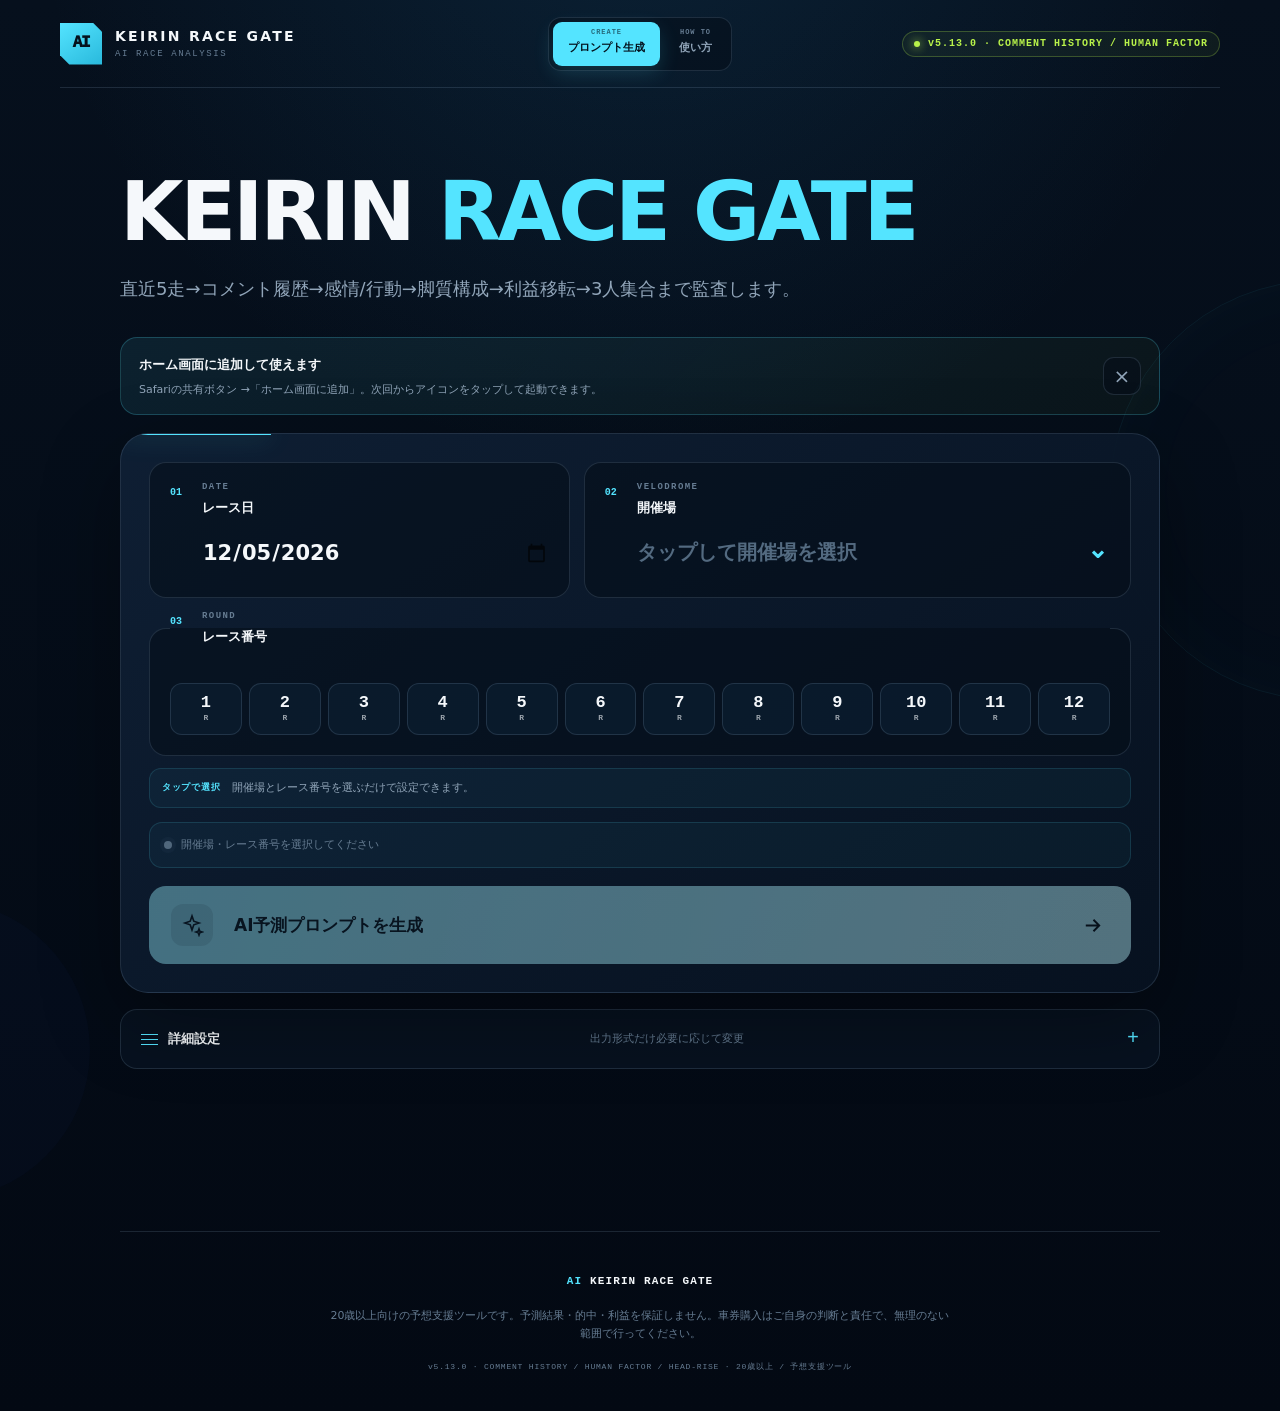
<file: keirin-race-gate/index.html>
<!doctype html>
<!-- KEIRIN AI RACE GATE v5.7.0 iPhone PWA -->
<html lang="ja">
  <head>
    <meta charset="UTF-8" />
    <meta name="viewport" content="width=device-width,initial-scale=1,viewport-fit=cover" />
    <meta name="theme-color" content="#07111f" />
    <meta name="color-scheme" content="dark" />
    <meta name="description" content="iPhone向けPWA版の競輪AI予想プロンプト生成アプリ" />
    <meta name="application-name" content="KEIRIN AI RACE GATE" />
    <meta name="apple-mobile-web-app-title" content="KEIRIN RACE GATE" />
    <meta name="format-detection" content="telephone=no" />
    <link rel="manifest" href="./manifest.webmanifest" />
    <link rel="apple-touch-icon" sizes="180x180" href="./icon.svg" />
    <meta name="mobile-web-app-capable" content="yes" />
    <meta name="apple-mobile-web-app-capable" content="yes" />
    <meta name="apple-mobile-web-app-status-bar-style" content="black-translucent" />
    <title>KEIRIN AI RACE GATE</title>
    <link rel="icon" href="[data-uri]" type="image/svg+xml" />
    <style>
:root {
  --bg: #06101d;
  --bg-deep: #030913;
  --panel: rgba(12, 25, 43, 0.84);
  --panel-solid: #0d1b2d;
  --panel-soft: #11243a;
  --line: rgba(155, 185, 214, 0.16);
  --line-strong: rgba(110, 231, 255, 0.34);
  --text: #f5f8fb;
  --muted: #91a5b9;
  --muted-2: #667c92;
  --cyan: #54e4ff;
  --lime: #b9f34a;
  --danger: #ff7c83;
  --shadow: 0 28px 80px rgba(0, 0, 0, 0.32);
  --mono: "SFMono-Regular", Consolas, "Liberation Mono", monospace;
}
* { box-sizing: border-box; }
html { scroll-behavior: smooth; }
body {
  min-width: 320px;
  min-height: 100vh;
  margin: 0;
  overflow-x: hidden;
  background: radial-gradient(circle at 50% -10%, rgba(29, 104, 151, 0.2), transparent 38rem), linear-gradient(180deg, var(--bg), var(--bg-deep));
  color: var(--text);
  font-family: Inter, "Noto Sans JP", "Hiragino Sans", "Yu Gothic UI", system-ui, sans-serif;
  line-height: 1.65;
}
button, input, select, textarea { font: inherit; }
button { color: inherit; }
.skip-link { position: fixed; left: 16px; top: -60px; z-index: 100; padding: 10px 16px; background: var(--cyan); color: #03101a; border-radius: 8px; font-weight: 800; }
.skip-link:focus { top: 12px; }
.ambient { position: fixed; pointer-events: none; border-radius: 50%; opacity: .55; z-index: -1; }
.ambient-one { width: 420px; height: 420px; right: -250px; top: 280px; border: 1px solid rgba(84,228,255,.12); box-shadow: inset 0 0 100px rgba(84,228,255,.05); }
.ambient-two { width: 300px; height: 300px; left: -210px; top: 900px; background: rgba(79,124,255,.05); }
.site-header { width: min(1160px, calc(100% - 40px)); min-height: 88px; margin: 0 auto; display: grid; grid-template-columns: minmax(210px,1fr) auto minmax(210px,1fr); align-items: center; gap: 20px; border-bottom: 1px solid var(--line); }
.brand { display: inline-flex; align-items: center; gap: 13px; color: inherit; text-decoration: none; }
.brand-mark { width: 42px; height: 42px; display: grid; place-items: center; background: linear-gradient(145deg,var(--cyan),#29b9dc); color: #04111d; clip-path: polygon(0 0,78% 0,100% 22%,100% 100%,22% 100%,0 78%); font-family: var(--mono); font-weight: 950; letter-spacing: -.08em; }
.brand-copy { display: grid; line-height: 1.15; }
.brand-copy strong { font-size: 14px; letter-spacing: .16em; }
.brand-copy small { margin-top: 5px; color: var(--muted-2); font: 9px/1 var(--mono); letter-spacing: .18em; }
.app-tabs { display: inline-flex; align-items: center; gap: 4px; padding: 4px; border: 1px solid var(--line); border-radius: 13px; background: rgba(4,13,25,.55); }
.app-tab { min-height: 44px; padding: 7px 15px; border: 0; border-radius: 9px; display: grid; gap: 3px; background: transparent; color: var(--muted); cursor: pointer; line-height: 1.1; transition: color .18s,background .18s,box-shadow .18s; }
.app-tab small { color: var(--muted-2); font: 700 7px/1 var(--mono); letter-spacing: .14em; }
.app-tab span { font-size: 11px; font-weight: 800; white-space: nowrap; }
.app-tab:hover { color: var(--text); background: rgba(84,228,255,.05); }
.app-tab[aria-selected="true"] { color: #03111c; background: var(--cyan); box-shadow: 0 7px 20px rgba(84,228,255,.16); }
.app-tab[aria-selected="true"] small { color: rgba(3,17,28,.58); }
.app-tab:focus-visible { outline: 2px solid var(--lime); outline-offset: 3px; }
.paper-badge { justify-self: end; }
.paper-badge, .ready-badge { display: inline-flex; align-items: center; gap: 8px; border: 1px solid rgba(185,243,74,.25); color: var(--lime); background: rgba(185,243,74,.05); padding: 7px 11px; border-radius: 99px; font: 700 10px/1 var(--mono); letter-spacing: .1em; }
.paper-badge i, .ready-badge i { width: 6px; height: 6px; border-radius: 50%; background: currentColor; box-shadow: 0 0 10px currentColor; }
main { width: min(1040px, calc(100% - 40px)); margin: 0 auto; }
.app-view[hidden] { display: none !important; }
.hero { padding: 82px 0 72px; }
.eyebrow { display: flex; align-items: center; gap: 12px; color: var(--cyan); font: 700 10px/1 var(--mono); letter-spacing: .18em; text-transform: uppercase; }
.eyebrow span { color: var(--muted-2); }
.eyebrow::after { content: ""; width: 36px; height: 1px; background: var(--line-strong); }
h1 { max-width: 900px; margin: 0 0 38px; font-size: clamp(42px,7vw,82px); line-height: 1.02; letter-spacing: -.055em; font-weight: 820; }
.brand-title { text-transform: uppercase; letter-spacing: -.04em; text-wrap: balance; }
h1 em { color: var(--cyan); font-style: normal; }
.hero-lead { max-width: 730px; margin: 0 0 40px; color: var(--muted); font-size: clamp(15px,1.8vw,18px); }
.composer-card, .result-card { position: relative; border: 1px solid var(--line); border-radius: 28px; background: linear-gradient(145deg,rgba(15,32,53,.95),rgba(7,18,32,.95)); box-shadow: var(--shadow); overflow: hidden; }
.composer-card::before, .result-card::before { content: ""; position: absolute; inset: 0 auto auto 0; width: 150px; height: 1px; background: var(--cyan); box-shadow: 0 0 25px var(--cyan); }
.composer-card { padding: 28px; }
.primary-fields { display: grid; grid-template-columns: 1fr 1.3fr; gap: 14px; }
.field, .round-field { min-width: 0; margin: 0; border: 1px solid var(--line); background: rgba(4,13,25,.55); border-radius: 17px; transition: border-color .2s,background .2s; }
.field:focus-within, .round-field:focus-within { border-color: var(--line-strong); background: rgba(8,24,40,.92); }
.field { position: relative; min-height: 110px; padding: 20px; display: grid; grid-template-columns: 32px 1fr; align-items: start; }
.field-number { padding-top: 4px; color: var(--cyan); font: 700 10px/1.2 var(--mono); }
.field-copy { display: grid; line-height: 1.2; }
.field-copy small { color: var(--muted-2); font: 700 9px/1 var(--mono); letter-spacing: .16em; }
.field-copy b { margin-top: 8px; font-size: 13px; }
.field input { grid-column: 2; width: 100%; margin-top: 14px; padding: 0; border: 0; outline: 0; background: transparent; color: var(--text); font-size: 21px; font-weight: 700; }
.field input::placeholder { color: #536a80; }
.field input::-webkit-calendar-picker-indicator { filter: invert(1); opacity: .65; cursor: pointer; }
.native-select-wrap { grid-column: 2; position: relative; width: 100%; margin-top: 12px; }
.native-select-wrap select { width: 100%; min-height: 50px; padding: 0 42px 0 0; border: 0; outline: 0; appearance: none; -webkit-appearance: none; background: transparent; color: var(--text); font-size: 20px; font-weight: 800; line-height: 1.2; cursor: pointer; touch-action: manipulation; }
.native-select-wrap select:invalid { color: #536a80; }
.native-select-wrap option, .native-select-wrap optgroup { color: #111; background: #fff; }
.select-chevron { position: absolute; right: 2px; top: 50%; transform: translateY(-53%); color: var(--cyan); font: 900 25px/1 var(--mono); pointer-events: none; }
.tap-select-field:focus-within { border-color: rgba(84,228,255,.52); box-shadow: inset 0 0 0 1px rgba(84,228,255,.08); }
.round-button { -webkit-tap-highlight-color: transparent; touch-action: manipulation; user-select: none; -webkit-user-select: none; }
.round-button span { display: block; font-size: 17px; line-height: 1; }
.round-field { grid-column: 1/-1; padding: 20px; }
.round-field legend { width: 100%; padding: 0; display: grid; grid-template-columns: 32px 1fr; }
.round-grid { display: grid; grid-template-columns: repeat(12,1fr); gap: 7px; margin-top: 18px; }
.round-button { min-width: 0; height: 52px; border: 1px solid var(--line); border-radius: 12px; background: rgba(12,31,49,.7); cursor: pointer; font-family: var(--mono); font-size: 15px; font-weight: 700; transition: .18s ease; }
.round-button:hover { transform: translateY(-2px); border-color: rgba(84,228,255,.4); }
.round-button[aria-checked="true"] { color: #03111c; border-color: var(--cyan); background: var(--cyan); box-shadow: 0 0 22px rgba(84,228,255,.22); }
.round-button small { display: block; font-size: 8px; opacity: .62; }
.tap-input-note { margin-top: 12px; display: flex; flex-wrap: wrap; align-items: center; gap: 8px 12px; padding: 10px 12px; border: 1px solid rgba(84,228,255,.13); border-radius: 12px; background: rgba(84,228,255,.045); color: var(--muted); font-size: 11px; }
.tap-input-note b { color: var(--cyan); font: 800 9px/1 var(--mono); letter-spacing: .08em; }
.form-error { margin-top: 14px; border: 1px solid rgba(255,124,131,.25); color: #ffb2b6; background: rgba(255,124,131,.07); border-radius: 12px; padding: 10px 14px; font-size: 13px; }
.generate-button { width: 100%; min-height: 78px; margin-top: 18px; padding: 0 22px; border: 0; border-radius: 17px; display: grid; grid-template-columns: 48px 1fr 28px; align-items: center; gap: 15px; color: #02111b; background: linear-gradient(100deg,var(--cyan),#89edff); cursor: pointer; text-align: left; font-weight: 850; font-size: 17px; box-shadow: 0 16px 40px rgba(20,196,230,.17); transition: transform .2s,box-shadow .2s; }
.generate-button:hover { transform: translateY(-2px); box-shadow: 0 20px 50px rgba(20,196,230,.25); }
.generate-button:active { transform: translateY(0); }
.generate-button small { display: block; margin-bottom: 7px; opacity: .58; font: 700 8px/1 var(--mono); letter-spacing: .16em; }
.button-icon { width: 42px; height: 42px; border-radius: 12px; display: grid; place-items: center; background: rgba(2,17,27,.11); }
.button-icon svg { width: 24px; fill: none; stroke: currentColor; stroke-width: 1.7; }
.button-arrow { width: 23px; fill: none; stroke: currentColor; stroke-width: 2; }
.logic-strip { display: flex; flex-wrap: wrap; justify-content: center; gap: 8px 19px; padding-top: 20px; color: var(--muted-2); font: 700 9px/1 var(--mono); letter-spacing: .08em; }
.logic-strip span::before { content: "✓"; color: var(--cyan); margin-right: 6px; }
.strict-lead { margin-top: -18px; margin-bottom: 34px; max-width: 820px; }
.strict-gate-card { margin-top: 18px; padding: 16px 18px; border: 1px solid rgba(185,243,74,.23); border-radius: 15px; background: linear-gradient(135deg,rgba(185,243,74,.07),rgba(84,228,255,.035)); }
.strict-gate-card > div { display:flex; flex-wrap:wrap; align-items:center; gap:10px; }
.strict-gate-card b { color:#03111c; background:var(--lime); border-radius:99px; padding:6px 9px; font:900 9px/1 var(--mono); letter-spacing:.1em; }
.strict-gate-card span { font-size:13px; font-weight:850; }
.strict-gate-card p { margin:8px 0 0; color:var(--muted); font-size:11px; line-height:1.65; }
.advanced-card { margin-top: 16px; border: 1px solid var(--line); border-radius: 17px; background: rgba(10,22,38,.65); overflow: hidden; }
.advanced-card summary { min-height: 58px; padding: 0 20px; display: flex; align-items: center; justify-content: space-between; cursor: pointer; list-style: none; }
.advanced-card summary::-webkit-details-marker { display: none; }
.advanced-card summary > span { display: flex; align-items: center; gap: 10px; font-size: 13px; font-weight: 700; }
.advanced-card summary > small { color: var(--muted-2); font-size: 11px; }
.advanced-card summary::after { content: "+"; margin-left: 12px; color: var(--cyan); font: 20px/1 var(--mono); }
.advanced-card[open] summary::after { content: "−"; }
.sliders { width: 17px; height: 13px; background: linear-gradient(var(--cyan),var(--cyan)) 0 1px/17px 1px no-repeat,linear-gradient(var(--cyan),var(--cyan)) 0 6px/17px 1px no-repeat,linear-gradient(var(--cyan),var(--cyan)) 0 11px/17px 1px no-repeat; }
.advanced-grid { padding: 20px; border-top: 1px solid var(--line); display: grid; grid-template-columns: repeat(3,1fr); gap: 16px; }
.advanced-grid label { display: grid; gap: 8px; color: var(--muted); font-size: 12px; }
.advanced-grid label > span:first-child { color: var(--text); font-weight: 700; }
.advanced-grid label > small { color: var(--muted-2); font-size: 10px; }
.advanced-grid select, .money-input { width: 100%; min-height: 44px; border: 1px solid var(--line); border-radius: 11px; background: #081625; color: var(--text); outline: 0; }
.advanced-grid select { padding: 0 12px; }
.money-input { display: grid; grid-template-columns: 1fr 30px; align-items: center; }
.money-input input { width: 100%; min-width: 0; padding: 0 12px; border: 0; outline: 0; color: var(--text); background: transparent; }
.money-input b { color: var(--muted-2); font-size: 11px; }
.check-label { grid-template-columns: 22px 1fr; align-items: center; align-content: center; }
.check-label input { position: absolute; opacity: 0; pointer-events: none; }
.check-ui { width: 20px; height: 20px; border: 1px solid var(--line-strong); border-radius: 6px; background: #081625; }
.check-label input:checked + .check-ui { background: var(--cyan); box-shadow: inset 0 0 0 5px #081625; }
.check-label > span:last-child { display: grid; gap: 2px; }
.check-label b { color: var(--text); font-size: 12px; }
.check-label small { color: var(--muted-2); font-size: 10px; }
.result-section, .method-section, .history-section { padding: 70px 0 20px; scroll-margin-top: 24px; }
.section-head { display: flex; justify-content: space-between; align-items: flex-end; gap: 24px; margin-bottom: 24px; }
.section-head h2 { margin: 17px 0 0; font-size: clamp(27px,4vw,42px); line-height: 1.18; letter-spacing: -.04em; }
.section-head.compact h2 { font-size: clamp(25px,3vw,35px); }
.result-card { padding: 26px; }
.prompt-meta { display: flex; justify-content: space-between; gap: 18px; align-items: center; margin-bottom: 18px; }
.race-stamp { display: grid; }
.race-stamp span { color: var(--muted); font: 11px/1.4 var(--mono); }
.race-stamp strong { margin-top: 5px; font-size: 23px; }
.prompt-stats { display: flex; gap: 18px; color: var(--muted-2); font-size: 10px; }
.prompt-stats b { color: var(--cyan); font-family: var(--mono); }
.coverage-chips { display: flex; flex-wrap: wrap; gap: 7px; margin-bottom: 16px; }
.coverage-chips span { padding: 6px 9px; border: 1px solid rgba(84,228,255,.11); border-radius: 7px; color: #a9bed0; background: rgba(84,228,255,.05); font-size: 9px; font-weight: 700; }
.prompt-shell { border: 1px solid var(--line); border-radius: 15px; overflow: hidden; background: #030a12; }
.prompt-toolbar { min-height: 44px; padding: 0 14px; display: flex; align-items: center; justify-content: space-between; border-bottom: 1px solid var(--line); color: var(--muted-2); font: 700 9px/1 var(--mono); letter-spacing: .11em; }
.prompt-toolbar > span { display: flex; align-items: center; gap: 8px; }
.prompt-toolbar i { width: 6px; height: 6px; border-radius: 50%; background: var(--cyan); }
.prompt-toolbar button, .text-button { padding: 7px; border: 0; background: transparent; color: var(--cyan); cursor: pointer; font-size: 10px; }
#prompt-output { display: block; width: 100%; height: min(62vh,650px); min-height: 420px; resize: vertical; padding: 20px; border: 0; outline: 0; color: #c9d8e5; background: transparent; font: 13px/1.72 var(--mono); white-space: pre-wrap; tab-size: 2; }
.action-grid { display: grid; grid-template-columns: 1.45fr 1fr auto; gap: 10px; margin-top: 16px; }
.action-grid button { min-height: 60px; border-radius: 13px; cursor: pointer; transition: .18s; }
.primary-action, .secondary-action { display: flex; align-items: center; justify-content: center; gap: 12px; border: 1px solid transparent; }
.primary-action { color: #03121c; background: var(--cyan); font-weight: 850; }
.secondary-action { color: var(--text); background: var(--panel-soft); border-color: var(--line); font-weight: 750; }
.action-grid svg { width: 21px; fill: none; stroke: currentColor; stroke-width: 1.8; }
.action-grid button span { display: grid; text-align: left; line-height: 1.1; }
.action-grid button small { margin-bottom: 6px; opacity: .58; font: 8px/1 var(--mono); letter-spacing: .12em; }
.ghost-action { padding: 0 17px; border: 1px solid var(--line); color: var(--muted); background: transparent; font-size: 11px; }
.action-grid button:hover { transform: translateY(-2px); border-color: var(--line-strong); }
.paste-note { margin: 16px 0 0; color: var(--muted-2); text-align: center; font-size: 11px; }
.method-grid { display: grid; grid-template-columns: repeat(4,1fr); border: 1px solid var(--line); border-radius: 20px; overflow: hidden; }
.method-grid article { position: relative; min-height: 240px; padding: 24px; border-right: 1px solid var(--line); background: rgba(10,22,38,.62); }
.method-grid article:last-child { border-right: 0; }
.method-grid article > span { color: rgba(84,228,255,.2); font: 700 42px/1 var(--mono); }
.method-grid i { display: block; margin-top: 27px; color: var(--cyan); font: 700 8px/1 var(--mono); letter-spacing: .15em; }
.method-grid h3 { margin: 9px 0 10px; font-size: 16px; }
.method-grid p { margin: 0; color: var(--muted); font-size: 12px; line-height: 1.75; }
.history-list { display: grid; gap: 8px; }
.history-item { display: grid; grid-template-columns: 1fr auto; align-items: center; gap: 16px; padding: 15px 17px; border: 1px solid var(--line); border-radius: 13px; background: rgba(10,22,38,.58); }
.history-item button { all: unset; min-width: 0; cursor: pointer; }
.history-main { display: grid; gap: 3px; }
.history-main strong { font-size: 14px; }
.history-main small { color: var(--muted-2); font: 9px/1.5 var(--mono); }
.history-actions { display: flex; gap: 7px; }
.history-actions button { padding: 7px 10px; border: 1px solid var(--line); border-radius: 8px; background: var(--panel-soft); color: var(--muted); cursor: pointer; font-size: 10px; }
.guide-view { padding: 82px 0 20px; }
.guide-hero { padding-bottom: 44px; }
.guide-hero h1 { max-width: 850px; }
.guide-section { padding: 30px; border: 1px solid var(--line); border-radius: 26px; background: linear-gradient(145deg,rgba(15,32,53,.88),rgba(7,18,32,.9)); box-shadow: var(--shadow); }
.guide-section-head { display: flex; align-items: center; gap: 15px; margin-bottom: 22px; }
.guide-section-head.small { margin-bottom: 18px; }
.guide-step-no { width: 43px; height: 43px; flex: 0 0 auto; display: grid; place-items: center; border: 1px solid rgba(84,228,255,.34); border-radius: 12px; color: var(--cyan); background: rgba(84,228,255,.06); font: 800 12px/1 var(--mono); }
.guide-section-head small { display: block; margin-bottom: 6px; color: var(--muted-2); font: 700 8px/1 var(--mono); letter-spacing: .16em; }
.guide-section-head h2 { margin: 0; font-size: clamp(20px,3vw,29px); line-height: 1.15; letter-spacing: -.03em; }
.guide-section-head.small h2 { font-size: 20px; }
.guide-shot-card { margin: 0; padding: 12px; border: 1px solid var(--line); border-radius: 19px; background: #030a12; }
.guide-shot-label { height: 35px; display: flex; align-items: center; gap: 8px; padding: 0 5px; color: var(--muted-2); font: 700 8px/1 var(--mono); letter-spacing: .15em; }
.guide-shot-label i { width: 6px; height: 6px; border-radius: 50%; background: var(--cyan); box-shadow: 0 0 9px var(--cyan); }
.guide-shot-frame { position: relative; overflow: hidden; border: 1px solid var(--line); border-radius: 12px; background: #06101d; aspect-ratio: 8/5; }
.guide-shot-frame img { display: block; width: 100%; height: 100%; object-fit: cover; }
.guide-marker { position: absolute; width: 38px; height: 38px; display: grid; place-items: center; border: 3px solid #fff; border-radius: 50%; color: #03111c; background: var(--lime); box-shadow: 0 0 0 7px rgba(185,243,74,.18),0 8px 22px rgba(0,0,0,.45); font: 900 14px/1 var(--mono); transform: translate(-50%,-50%); }
.marker-date { left: 27%; top: 86%; }
.marker-venue { left: 70%; top: 86%; }
.guide-shot-card figcaption { padding: 11px 5px 1px; color: var(--muted-2); font-size: 10px; }
.guide-callout-grid { display: grid; grid-template-columns: repeat(2,1fr); gap: 10px; margin-top: 14px; }
.guide-callout-grid article { display: grid; grid-template-columns: 33px 1fr; gap: 11px; padding: 15px; border: 1px solid var(--line); border-radius: 13px; background: rgba(4,13,25,.48); }
.guide-callout-grid article > span { width: 30px; height: 30px; display: grid; place-items: center; border-radius: 9px; color: #03111c; background: var(--lime); font: 900 11px/1 var(--mono); }
.guide-callout-grid b { font-size: 13px; }
.guide-callout-grid p { margin: 5px 0 0; color: var(--muted); font-size: 11px; line-height: 1.7; }
.guide-flow { display: grid; grid-template-columns: repeat(3,1fr); gap: 13px; margin-top: 18px; }
.guide-flow-card { min-width: 0; padding: 22px; border: 1px solid var(--line); border-radius: 19px; background: rgba(10,22,38,.72); }
.guide-flow-card > p { margin: 16px 0 0; color: var(--muted); font-size: 11px; line-height: 1.75; }
.guide-round-demo { display: grid; grid-template-columns: repeat(5,1fr); gap: 5px; }
.guide-round-demo span { min-width: 0; height: 39px; display: grid; place-items: center; border: 1px solid var(--line); border-radius: 8px; color: var(--muted); background: #081625; font: 700 11px/1 var(--mono); }
.guide-round-demo span small { display: inline; font-size: 6px; }
.guide-round-demo .active { border-color: var(--cyan); color: #03111c; background: var(--cyan); }
.guide-generate-demo { min-height: 55px; margin-top: 9px; padding: 0 12px; border-radius: 10px; display: grid; grid-template-columns: 27px 1fr 14px; align-items: center; gap: 8px; color: #03111c; background: var(--cyan); }
.guide-generate-demo i { font-style: normal; font-size: 18px; }
.guide-generate-demo span { font-size: 10px; font-weight: 900; line-height: 1.2; }
.guide-generate-demo small { display: block; margin-bottom: 4px; font: 700 5px/1 var(--mono); letter-spacing: .1em; opacity: .55; }
.guide-prompt-demo { min-height: 101px; padding: 12px; border: 1px solid var(--line); border-radius: 10px; color: #8ba2b6; background: #030a12; overflow: hidden; font: 7px/1.6 var(--mono); }
.guide-prompt-demo span { display: block; margin-bottom: 8px; color: var(--cyan); font-weight: 800; }
.guide-prompt-demo i { font-style: normal; }
.guide-copy-demo { min-height: 46px; margin-top: 9px; display: flex; align-items: center; justify-content: center; gap: 8px; border-radius: 10px; color: #03111c; background: var(--cyan); font-size: 10px; }
.guide-chat-demo { min-height: 156px; padding: 15px; border: 1px solid var(--line); border-radius: 13px; display: grid; grid-template-columns: 34px 1fr 26px; align-items: end; gap: 10px; background: linear-gradient(180deg,#0d1b2d,#07111f); }
.chat-symbol { align-self: center; width: 32px; height: 32px; display: grid; place-items: center; border: 1px solid var(--line-strong); border-radius: 50%; color: var(--cyan); }
.guide-chat-demo div { min-width: 0; padding: 10px; border: 1px solid var(--line); border-radius: 11px; background: rgba(255,255,255,.04); }
.guide-chat-demo small { color: var(--cyan); font: 700 7px/1 var(--mono); }
.guide-chat-demo p { margin: 5px 0 0; color: var(--muted); font-size: 9px; line-height: 1.45; }
.guide-chat-demo > b { width: 25px; height: 25px; display: grid; place-items: center; border-radius: 50%; color: #03111c; background: var(--text); }
.guide-note { margin-top: 18px; padding: 20px 22px; border: 1px solid rgba(185,243,74,.22); border-radius: 16px; background: rgba(185,243,74,.045); }
.guide-note > div { display: flex; align-items: center; gap: 10px; }
.guide-note span { width: 25px; height: 25px; display: grid; place-items: center; border-radius: 50%; color: #03111c; background: var(--lime); font: 900 12px/1 var(--mono); }
.guide-note strong { color: var(--lime); font-size: 13px; }
.guide-note p { margin: 9px 0 0 35px; color: var(--muted); font-size: 11px; }
.guide-start-button { width: 100%; min-height: 68px; margin-top: 18px; padding: 0 22px; border: 0; border-radius: 15px; display: flex; align-items: center; justify-content: space-between; color: #03111c; background: linear-gradient(100deg,var(--cyan),#89edff); cursor: pointer; font-size: 15px; font-weight: 900; }
.guide-start-button span { display: grid; text-align: left; line-height: 1.1; }
.guide-start-button small { margin-bottom: 6px; font: 700 7px/1 var(--mono); letter-spacing: .14em; opacity: .55; }
.guide-start-button b { font-size: 21px; }
.guide-start-button:hover { box-shadow: 0 16px 40px rgba(20,196,230,.2); transform: translateY(-2px); }
footer { width: min(1040px,calc(100% - 40px)); margin: 90px auto 0; padding: 34px 0 max(34px,env(safe-area-inset-bottom)); border-top: 1px solid var(--line); color: var(--muted-2); text-align: center; }
.footer-brand { display: inline-flex; align-items: center; gap: 8px; color: var(--text); font: 700 11px/1 var(--mono); letter-spacing: .1em; }
.footer-brand span { color: var(--cyan); }
footer p { max-width: 620px; margin: 14px auto 8px; font-size: 11px; }
footer > small { font: 8px/1.4 var(--mono); letter-spacing: .1em; }
.toast-region { position: fixed; z-index: 1000; left: 50%; bottom: max(22px,env(safe-area-inset-bottom)); width: min(390px,calc(100% - 32px)); transform: translateX(-50%); pointer-events: none; }
.toast { padding: 13px 16px; border-radius: 11px; color: #05121b; background: var(--cyan); box-shadow: 0 16px 50px rgba(0,0,0,.35); text-align: center; font-size: 12px; font-weight: 800; animation: toast-in .24s ease-out; }
.toast.error { background: #ff9aa0; }
@keyframes toast-in { from { opacity: 0; transform: translateY(8px); } }
@media (max-width: 820px) {
  .site-header { grid-template-columns: minmax(170px,1fr) auto minmax(90px,1fr); gap: 10px; }
  .app-tab { padding: 7px 10px; }
  .round-grid { grid-template-columns: repeat(6,1fr); }
  .advanced-grid { grid-template-columns: repeat(2,1fr); }
  .method-grid { grid-template-columns: repeat(2,1fr); }
  .method-grid article:nth-child(2) { border-right: 0; }
  .method-grid article:nth-child(-n+2) { border-bottom: 1px solid var(--line); }
  .action-grid { grid-template-columns: 1fr 1fr; }
  .ghost-action { grid-column: 1/-1; min-height: 42px !important; }
  .guide-flow { grid-template-columns: 1fr; }
}
@media (max-width: 600px) {
  .site-header, main, footer { width: min(100% - 26px,1040px); }
  .site-header { min-height: 72px; padding: 13px 0; grid-template-columns: 1fr auto; gap: 12px; }
  .app-tabs { grid-column: 1/-1; grid-row: 2; width: 100%; }
  .app-tab { flex: 1; min-height: 42px; }
  .brand-mark { width: 36px; height: 36px; }
  .paper-badge { padding: 6px 8px; font-size: 8px; }
  .hero { padding: 52px 0 45px; }
  h1 { font-size: clamp(37px,12vw,56px); }
  .hero-lead { margin-bottom: 28px; font-size: 14px; line-height: 1.8; }
  .composer-card, .result-card { padding: 15px; border-radius: 20px; }
  .primary-fields { grid-template-columns: 1fr; }
  .round-field { grid-column: auto; }
  .field { min-height: 102px; padding: 17px; }
  .round-field { padding: 17px; }
  .round-grid { grid-template-columns: repeat(4,1fr); gap: 9px; }
  .round-button { height: 54px; border-radius: 14px; font-size: 16px; }
  .native-select-wrap select { min-height: 54px; font-size: 19px; }
  .generate-button { min-height: 72px; padding: 0 15px; grid-template-columns: 42px 1fr 20px; font-size: 14px; }
  .button-icon { width: 38px; height: 38px; }
  .logic-strip { gap: 8px 12px; }
  .advanced-card summary > small { display: none; }
  .advanced-grid { grid-template-columns: 1fr; }
  .result-section, .method-section, .history-section { padding-top: 52px; }
  .section-head { align-items: flex-start; }
  .ready-badge { display: none; }
  .prompt-meta { align-items: flex-end; }
  .prompt-stats { display: grid; gap: 3px; text-align: right; }
  #prompt-output { min-height: 430px; padding: 15px; font-size: 12px; }
  .action-grid { grid-template-columns: 1fr; }
  .ghost-action { grid-column: auto; }
  .method-grid { grid-template-columns: 1fr; }
  .method-grid article { min-height: auto; border-right: 0; border-bottom: 1px solid var(--line); }
  .method-grid article:last-child { border-bottom: 0; }
  .method-grid article:nth-child(2) { border-bottom: 1px solid var(--line); }
  .method-grid i { margin-top: 14px; }
  .history-item { grid-template-columns: 1fr; }
  .history-actions { justify-content: flex-end; }
  .guide-view { padding-top: 52px; }
  .guide-hero { padding-bottom: 28px; }
  .guide-section { padding: 14px; border-radius: 20px; }
  .guide-shot-card { padding: 7px; border-radius: 14px; }
  .guide-shot-label { height: 29px; }
  .guide-marker { width: 27px; height: 27px; border-width: 2px; box-shadow: 0 0 0 4px rgba(185,243,74,.17); font-size: 10px; }
  .guide-shot-card figcaption { font-size: 9px; }
  .guide-callout-grid { grid-template-columns: 1fr; }
  .guide-flow-card { padding: 17px; }
  .guide-note { padding: 16px; }
  .guide-note p { margin-left: 0; }
}
@media (prefers-reduced-motion: reduce) { *,*::before,*::after { scroll-behavior: auto !important; animation-duration: .01ms !important; transition-duration: .01ms !important; } }

    
/* v3.1.2 clipboard reliability */
.generate-button[aria-disabled="true"] {
  cursor: pointer;
  opacity: .46;
  filter: saturate(.55);
  transform: none !important;
  box-shadow: none !important;
}
.selection-status {
  margin-top: 14px;
  min-height: 46px;
  padding: 10px 14px;
  display: flex;
  align-items: center;
  gap: 9px;
  border: 1px solid rgba(84,228,255,.14);
  border-radius: 13px;
  background: rgba(84,228,255,.045);
  color: var(--muted-2);
  font-size: 11px;
  line-height: 1.45;
}
.selection-status::before {
  content: "";
  width: 8px;
  height: 8px;
  flex: 0 0 auto;
  border-radius: 50%;
  background: #50677c;
  box-shadow: 0 0 0 4px rgba(80,103,124,.08);
}
.selection-status.ready { color: #d8f9ff; border-color: rgba(84,228,255,.38); background: rgba(84,228,255,.075); }
.selection-status.ready::before { background: var(--cyan); box-shadow: 0 0 12px rgba(84,228,255,.7); }
.result-close-button {
  display: none;
  min-width: 42px;
  min-height: 42px;
  border: 1px solid var(--line);
  border-radius: 12px;
  background: rgba(8,20,35,.82);
  color: var(--text);
  font-size: 22px;
  line-height: 1;
}
@media (max-width: 720px) {
  .selection-status { font-size: 10px; }
}


/* iPhone local HTML / Files preview safeguards */
html { height: auto; min-height: 100%; scroll-behavior: auto !important; overflow-x: hidden; overflow-y: auto; }
body.ios-build {
  height: auto !important;
  min-height: 100% !important;
  min-height: 100dvh !important;
  overflow-x: hidden !important;
  overflow-y: auto !important;
  -webkit-overflow-scrolling: touch;
  overscroll-behavior-y: auto;
}
body.ios-build.result-open { overflow: hidden !important; }
body.ios-build .result-section {
  position: fixed;
  inset: 0;
  z-index: 10000;
  width: 100%;
  height: 100%;
  height: 100dvh;
  margin: 0;
  padding: max(18px, env(safe-area-inset-top)) 14px max(24px, env(safe-area-inset-bottom));
  overflow-x: hidden;
  overflow-y: auto;
  -webkit-overflow-scrolling: touch;
  background: linear-gradient(180deg, #07111f 0%, #030a12 100%);
}
body.ios-build .result-section[hidden] { display: none !important; }
body.ios-build .result-section .section-head {
  position: sticky;
  top: 0;
  z-index: 3;
  margin: -4px -2px 14px;
  padding: 8px 2px 12px;
  background: linear-gradient(180deg, rgba(7,17,31,.98) 72%, rgba(7,17,31,0));
}
body.ios-build .result-close-button { display: inline-grid; place-items: center; }
body.ios-build .result-card { margin-bottom: 24px; }
body.ios-build #prompt-output {
  min-height: 42vh;
  max-height: none;
  -webkit-overflow-scrolling: touch;
}
body.ios-build .site-header { position: relative; }
@supports not (height: 100dvh) {
  body.ios-build .result-section { height: 100%; }
}


/* iPhone PWA install surface */
.pwa-install-card{margin:0 0 18px;padding:16px 18px;border:1px solid rgba(84,228,255,.22);border-radius:17px;background:linear-gradient(135deg,rgba(84,228,255,.09),rgba(185,243,74,.035));display:flex;align-items:center;justify-content:space-between;gap:14px}
.pwa-install-card[hidden]{display:none!important}
.pwa-install-copy{display:grid;gap:5px;min-width:0}.pwa-install-copy strong{font-size:13px}.pwa-install-copy span{color:var(--muted);font-size:11px;line-height:1.55}
.pwa-install-close{flex:0 0 auto;width:38px;height:38px;border:1px solid var(--line);border-radius:11px;background:rgba(4,13,25,.5);color:var(--muted);font-size:20px}
@media(max-width:720px){.pwa-install-card{align-items:flex-start}.pwa-install-copy strong{font-size:12px}.pwa-install-copy span{font-size:10px}}
.android-download-card{margin:0 0 18px;padding:17px 18px;border:1px solid rgba(185,243,74,.24);border-radius:17px;background:linear-gradient(135deg,rgba(185,243,74,.08),rgba(84,228,255,.05));display:flex;align-items:center;justify-content:space-between;gap:14px}
.android-download-card[hidden]{display:none!important}
.android-download-copy{display:grid;gap:5px;min-width:0}
.android-download-copy strong{font-size:13px}
.android-download-copy span{color:var(--muted);font-size:11px;line-height:1.55}
.android-download-button{flex:0 0 auto;min-height:44px;padding:0 15px;display:inline-flex;align-items:center;justify-content:center;border:1px solid rgba(185,243,74,.38);border-radius:11px;color:#07111f;background:var(--lime);text-decoration:none;font-size:11px;font-weight:900}
@media(max-width:720px){.android-download-card{align-items:flex-start;flex-direction:column}.android-download-button{width:100%;min-height:48px}.android-download-copy strong{font-size:12px}.android-download-copy span{font-size:10px}}

</style>
  </head>
  <body class="ios-build">
    <a class="skip-link" href="#main">メインへ移動</a>
    <div class="ambient ambient-one" aria-hidden="true"></div>
    <div class="ambient ambient-two" aria-hidden="true"></div>

    <header class="site-header">
      <a class="brand" href="#top" data-view-link="generator" aria-label="競輪AI Prompt ホーム">
        <span class="brand-mark" aria-hidden="true"><span>AI</span></span>
        <span class="brand-copy"><strong>KEIRIN RACE GATE</strong><small>AI RACE ANALYSIS</small></span>
      </a>
      <nav class="app-tabs" role="tablist" aria-label="アプリ画面">
        <button class="app-tab" id="tab-generator" type="button" role="tab" aria-selected="true" aria-controls="generator-view" data-view="generator"><small>CREATE</small><span>プロンプト生成</span></button>
        <button class="app-tab" id="tab-guide" type="button" role="tab" aria-selected="false" aria-controls="guide-view" data-view="guide" tabindex="-1"><small>HOW TO</small><span>使い方</span></button>
      </nav>
      <span class="paper-badge"><i></i>v5.7.0 · LIVE DATA / EV</span>
    </header>

    <main id="main">
      <div class="app-view" id="generator-view" role="tabpanel" aria-labelledby="tab-generator">
      <section class="hero" id="top">
        <h1 class="brand-title">KEIRIN <em>RACE GATE</em></h1><p class="hero-lead strict-lead">開催日・開催場・レース番号を選ぶだけで、本線3連複を厚めにしつつ、番手差し・2着浮上・選手背景・別線のライン丸ごと残存に加え、軸候補と3着残存候補の共存まで監査して買い目の組み合わせ漏れを減らす実戦予想プロンプトを作成します。</p>
        <div class="pwa-install-card" id="pwa-install-card" hidden>
          <div class="pwa-install-copy"><strong>ホーム画面に追加して使えます</strong><span>Safariの共有ボタン →「ホーム画面に追加」。次回からアイコンをタップして起動できます。</span></div>
          <button class="pwa-install-close" id="pwa-install-close" type="button" aria-label="案内を閉じる">×</button>
        </div>

        <div class="android-download-card" id="android-download-card" hidden>
          <div class="android-download-copy">
            <strong>Androidアプリ版をインストール</strong>
            <span>KEIRIN RACE GATE Android Standalone。UIと予測ロジックをAPK内に内蔵した独立アプリ版です。</span>
          </div>
          <a class="android-download-button" href="./downloads/KEIRIN-RACE-GATE-Android-Standalone-v5.7.0.apk" download>Androidアプリをダウンロード</a>
        </div>

        <form class="composer-card" id="race-form" novalidate>
          <div class="primary-fields">
            <label class="field date-field">
              <span class="field-number">01</span>
              <span class="field-copy"><small>DATE</small><b>レース日</b></span>
              <input id="race-date" name="raceDate" type="date" required />
            </label>
            <label class="field venue-field tap-select-field">
              <span class="field-number">02</span>
              <span class="field-copy"><small>VELODROME</small><b>開催場</b></span>
              <div class="native-select-wrap">
                <select id="venue" name="venue" required aria-label="開催場を選択">
                  <option value="" selected disabled>タップして開催場を選択</option>
                  <optgroup label="北日本">
                    <option value="函館">函館</option><option value="青森">青森</option><option value="いわき平">いわき平</option>
                  </optgroup>
                  <optgroup label="関東">
                    <option value="弥彦">弥彦</option><option value="前橋">前橋</option><option value="取手">取手</option><option value="宇都宮">宇都宮</option><option value="大宮">大宮</option><option value="西武園">西武園</option><option value="京王閣">京王閣</option><option value="立川">立川</option>
                  </optgroup>
                  <optgroup label="南関東">
                    <option value="松戸">松戸</option><option value="TIPSTAR DOME CHIBA">TIPSTAR DOME CHIBA</option><option value="川崎">川崎</option><option value="平塚">平塚</option><option value="小田原">小田原</option><option value="伊東">伊東</option><option value="静岡">静岡</option>
                  </optgroup>
                  <optgroup label="中部">
                    <option value="名古屋">名古屋</option><option value="岐阜">岐阜</option><option value="大垣">大垣</option><option value="豊橋">豊橋</option><option value="富山">富山</option><option value="松阪">松阪</option><option value="四日市">四日市</option>
                  </optgroup>
                  <optgroup label="近畿">
                    <option value="福井">福井</option><option value="奈良">奈良</option><option value="向日町">向日町</option><option value="和歌山">和歌山</option><option value="岸和田">岸和田</option>
                  </optgroup>
                  <optgroup label="中国">
                    <option value="玉野">玉野</option><option value="広島">広島</option><option value="防府">防府</option>
                  </optgroup>
                  <optgroup label="四国">
                    <option value="高松">高松</option><option value="小松島">小松島</option><option value="高知">高知</option><option value="松山">松山</option>
                  </optgroup>
                  <optgroup label="九州">
                    <option value="小倉">小倉</option><option value="久留米">久留米</option><option value="武雄">武雄</option><option value="佐世保">佐世保</option><option value="別府">別府</option><option value="熊本">熊本</option>
                  </optgroup>
                </select>
                <span class="select-chevron" aria-hidden="true">⌄</span>
              </div>
            </label>
            <fieldset class="round-field">
              <legend><span class="field-number">03</span><span class="field-copy"><small>ROUND</small><b>レース番号</b></span></legend>
              <div class="round-grid" id="round-grid" role="radiogroup" aria-label="レース番号"><button type="button" class="round-button" data-round="1" role="radio" aria-checked="false" tabindex="0"><span>1</span><small>R</small></button><button type="button" class="round-button" data-round="2" role="radio" aria-checked="false" tabindex="-1"><span>2</span><small>R</small></button><button type="button" class="round-button" data-round="3" role="radio" aria-checked="false" tabindex="-1"><span>3</span><small>R</small></button><button type="button" class="round-button" data-round="4" role="radio" aria-checked="false" tabindex="-1"><span>4</span><small>R</small></button><button type="button" class="round-button" data-round="5" role="radio" aria-checked="false" tabindex="-1"><span>5</span><small>R</small></button><button type="button" class="round-button" data-round="6" role="radio" aria-checked="false" tabindex="-1"><span>6</span><small>R</small></button><button type="button" class="round-button" data-round="7" role="radio" aria-checked="false" tabindex="-1"><span>7</span><small>R</small></button><button type="button" class="round-button" data-round="8" role="radio" aria-checked="false" tabindex="-1"><span>8</span><small>R</small></button><button type="button" class="round-button" data-round="9" role="radio" aria-checked="false" tabindex="-1"><span>9</span><small>R</small></button><button type="button" class="round-button" data-round="10" role="radio" aria-checked="false" tabindex="-1"><span>10</span><small>R</small></button><button type="button" class="round-button" data-round="11" role="radio" aria-checked="false" tabindex="-1"><span>11</span><small>R</small></button><button type="button" class="round-button" data-round="12" role="radio" aria-checked="false" tabindex="-1"><span>12</span><small>R</small></button></div>
              <input id="round-value" name="round" type="hidden" required />
            </fieldset>
          </div>
          <div class="tap-input-note"><b>タップで選択</b><span>開催場とレース番号を選ぶだけで設定できます。</span></div>
          <div class="selection-status" id="selection-status" aria-live="polite">開催場とレース番号を選択してください</div>
          <div class="form-error" id="form-error" role="alert" hidden></div>
          <button class="generate-button" id="generate-button" type="submit" aria-disabled="true">
            <span class="button-icon" aria-hidden="true"><svg viewBox="0 0 24 24"><path d="M12 3l1.8 5.2L19 10l-5.2 1.8L12 17l-1.8-5.2L5 10l5.2-1.8L12 3Z"/><path d="M19 16l.8 2.2L22 19l-2.2.8L19 22l-.8-2.2L16 19l2.2-.8L19 16Z"/></svg></span>
            <span>AI予測プロンプトを生成</span>
            <svg class="button-arrow" viewBox="0 0 24 24" aria-hidden="true"><path d="M5 12h14M13 6l6 6-6 6"/></svg>
          </button>
          
        </form>

        <details class="advanced-card" id="advanced-settings">
          <summary><span><i class="sliders" aria-hidden="true"></i>詳細設定</span><small>出力形式だけ必要に応じて変更</small></summary>
          <div class="advanced-grid">
            <label><span>出力密度</span><select id="output-depth"><option value="detailed">標準版（簡潔）</option><option value="compact">さらに短縮</option></select><small>通常は標準版で十分</small></label>
            <label class="check-label"><input id="has-attachments" type="checkbox" /><span class="check-ui" aria-hidden="true"></span><span><b>画像もAIへ添付する</b><small>出走表・オッズ画像がある場合</small></span></label>
          </div>
        </details>
      </section>

      <section class="result-section" id="result-section" hidden>
        <div class="section-head"><div><div class="eyebrow"><span>02</span> GENERATED BRIEF</div><h2 id="result-title">プロンプト完成</h2></div><div style="display:flex;align-items:center;gap:8px"><span class="ready-badge"><i></i>READY TO PASTE</span><button class="result-close-button" id="result-close-button" type="button" aria-label="結果を閉じる">×</button></div></div>
        <div class="result-card">
          <div class="prompt-meta"><div class="race-stamp"><span id="result-date">—</span><strong id="result-race">—</strong></div><div class="prompt-stats"><span><b id="char-count">0</b>文字</span><span>履歴へ自動保存</span></div></div>
          
          <div class="prompt-shell">
            <div class="prompt-toolbar"><span><i></i>AI予想プロンプト · v5.7.0</span><button id="select-all-button" type="button">全文を選択</button></div>
            <textarea id="prompt-output" readonly spellcheck="false" aria-label="生成したAI用プロンプト"></textarea>
          </div>
          <div class="action-grid">
            <button class="primary-action" id="copy-button" type="button"><svg viewBox="0 0 24 24" aria-hidden="true"><rect x="8" y="8" width="11" height="11" rx="2"/><path d="M16 8V6a2 2 0 0 0-2-2H6a2 2 0 0 0-2 2v8a2 2 0 0 0 2 2h2"/></svg><span><small>COPY</small>プロンプトをコピー</span></button>
            <button class="secondary-action" id="share-button" type="button"><svg viewBox="0 0 24 24" aria-hidden="true"><circle cx="18" cy="5" r="2.5"/><circle cx="6" cy="12" r="2.5"/><circle cx="18" cy="19" r="2.5"/><path d="m8.2 10.8 7.6-4.5M8.2 13.2l7.6 4.5"/></svg><span><small>SHARE / LINE</small>共有する</span></button>
            <button class="ghost-action" id="download-button" type="button">.txtで保存</button>
          </div>
          <p class="paste-note">生成した内容をコピーして、ChatGPTへ貼り付けて使用してください。</p>
        </div>
      </section>

      <section class="history-section" id="history-section" hidden>
        <div class="section-head compact"><div><div class="eyebrow"><span>HISTORY</span> RECENT</div><h2>最近生成したレース</h2></div><button class="text-button" id="clear-history-button" type="button">履歴を消去</button></div>
        <div class="history-list" id="history-list"></div>
      </section>
      </div>
      <section class="app-view guide-view" id="guide-view" role="tabpanel" aria-labelledby="tab-guide" tabindex="0" hidden>
        <div class="guide-hero">
          <div class="eyebrow"><span>GUIDE</span> HOW TO USE</div>
          <h1>選んで、生成して、<br /><em>貼り付けるだけ。</em></h1>
          <p class="hero-lead">出走表やオッズを手入力する必要はありません。対象レースを選ぶと、AI分析用のプロンプトを作成できます。</p>
        </div>

        <div class="guide-flow" aria-label="アプリの使い方">
          <article class="guide-flow-card">
            <div class="guide-section-head small"><span class="guide-step-no">01</span><div><small>DATE</small><h2>レース日を選択</h2></div></div>
            <p>カレンダーから対象レースの開催日を選びます。</p>
          </article>
          <article class="guide-flow-card">
            <div class="guide-section-head small"><span class="guide-step-no">02</span><div><small>VENUE</small><h2>開催場を選択</h2></div></div>
            <p>開催場欄をタップし、一覧から競輪場を選びます。文字入力は不要です。</p>
          </article>
          <article class="guide-flow-card">
            <div class="guide-section-head small"><span class="guide-step-no">03</span><div><small>ROUND</small><h2>1〜12Rを選択</h2></div></div>
            <div class="guide-round-demo" aria-hidden="true"><span>1<small>R</small></span><span>2<small>R</small></span><span class="active">5<small>R</small></span><span>…</span><span>12<small>R</small></span></div>
            <p>対象のレース番号をタップします。</p>
          </article>
          <article class="guide-flow-card">
            <div class="guide-section-head small"><span class="guide-step-no">04</span><div><small>GENERATE</small><h2>生成してChatGPTへ</h2></div></div>
            <div class="guide-copy-demo" aria-hidden="true">▣ <b>プロンプトをコピー</b></div>
            <p>「AI予測プロンプトを生成」を押し、完成したプロンプトをコピーしてChatGPTへ貼り付けます。</p>
          </article>
        </div>

        <aside class="guide-note">
          <div><span>i</span><strong>レース開始前に使用してください</strong></div>
          <p>発走前に使用してください。WINTICKET出走表・選手コメント・直近戦績・当開催内容・脚質構成・最新オッズを確認できる状態なら、データ時刻と不確実性も含めて予測へ反映します。</p>
        </aside>
        <aside class="guide-note">
          <div><span>⌂</span><strong>iPhoneホーム画面対応</strong></div>
          <p>SafariでアプリのURLを開き、ホーム画面に追加するとアプリとして利用できます。開催場とレース番号はタップ操作で選択できます。</p>
        </aside>
        <button class="guide-start-button" id="guide-start-button" type="button"><span><small>START</small>入力画面を開く</span><b>→</b></button>
      </section>
    </main>

    <footer><div class="footer-brand"><span>AI</span><strong>KEIRIN RACE GATE</strong></div><p>20歳以上向けの予想支援ツールです。予測結果・的中・利益を保証しません。車券購入はご自身の判断と責任で、無理のない範囲で行ってください。</p><small>v5.7.0 · 20歳以上 / 予想支援ツール</small></footer>
    <div id="toast-region" class="toast-region" aria-live="assertive" aria-atomic="true"></div>
    <script>
(function (root, factory) {
  var api = factory();
  if (typeof module === "object" && module.exports) module.exports = api;
  if (root) root.KeirinPromptEngine = api;
})(typeof globalThis !== "undefined" ? globalThis : this, function () {
  "use strict";

  var SPEC_VERSION = "5.7.0";

  function cleanText(value) {
    return String(value == null ? "" : value).replace(/\s+/g, " ").trim();
  }

  function normalizeConfig(input) {
    var source = input || {};
    var date = cleanText(source.date);
    var venue = cleanText(source.venue).replace(/競輪場$/u, "");
    var round = Number(source.round);
    var depth = source.depth === "compact" ? "compact" : "detailed";

    if (!/^\d{4}-\d{2}-\d{2}$/.test(date)) throw new Error("レース日を指定してください。");
    if (!venue) throw new Error("開催場を指定してください。");
    if (!Number.isInteger(round) || round < 1 || round > 12) throw new Error("1〜12Rからレース番号を選んでください。");

    return {
      date: date,
      venue: venue,
      round: round,
      depth: depth,
      hasAttachments: Boolean(source.hasAttachments),
      generatedAt: source.generatedAt || new Date().toISOString()
    };
  }

  function formatDateJa(date) {
    var parts = date.split("-");
    return parts[0] + "年" + Number(parts[1]) + "月" + Number(parts[2]) + "日";
  }

  function formatJst(iso) {
    try {
      return new Intl.DateTimeFormat("ja-JP", {
        timeZone: "Asia/Tokyo",
        year: "numeric",
        month: "2-digit",
        day: "2-digit",
        hour: "2-digit",
        minute: "2-digit",
        second: "2-digit",
        hour12: false
      }).format(new Date(iso)) + " JST";
    } catch (_error) {
      return String(iso);
    }
  }

  function add(lines, values) {
    values.forEach(function (value) { lines.push(value); });
  }

  function buildPrompt(input) {
    var c = normalizeConfig(input);
    var lines = [];
    var density = c.depth === "compact" ? "COMPACT" : "DETAILED";
    var attachmentMode = c.hasAttachments ? "WEB_PLUS_ATTACHMENTS" : "WEB_ONLY";

    add(lines, [
      "# KEIRIN_RACE_ANALYSIS_SPEC",
      "",
      "SPEC {",
      "  version: \"5.7.0\";",
      "  task: LIVE_RACE_FORECAST;",
      "  response_language: ja-JP;",
      "  prompt_style: STRUCTURED_CODE_SPEC;",
      "  analysis_style: LINE_AND_FORM_FIRST;",
      "  output_density: " + density + ";",
      "  data_mode: " + attachmentMode + ";",
      "}",
      "",
      "TARGET {",
      "  race_date: \"" + c.date + "\";  # " + formatDateJa(c.date),
      "  venue: \"" + c.venue + "\";",
      "  race_no: " + c.round + ";",
      "  race_label: \"" + c.venue + "競輪 " + c.round + "R\";",
      "  generated_at: \"" + formatJst(c.generatedAt) + "\";",
      "}",
      "",
      "ROLE {",
      "  act_as: [keirin_analyst, line_tactics_forecaster, rider_form_analyst, odds_interpreter];",
      "  objective: \"今日この並び・相手・脚質人数構成・バンク・状態なら誰が最も勝ちやすく、誰が3着以内に残りやすいかを予想する\";",
      "  priority: [winticket_race_card, line_position, field_style_composition, recent_form, rider_comment, riding_style, similar_composition_history, role_fit, ability_utilization, bank_fit, same_day_tendency, weather, odds_context];",
      "  do_not_turn_this_into: [backtest, historical_test, post_race_review, validation_task];",
      "}",
      "",
      "DATA_POLICY {",
      "  research_web: REQUIRED;",
      "  mandatory_market_source: WINTICKET;",
      "  mandatory_pre_race_inputs_if_accessible: [WINTICKET_RACE_CARD, WINTICKET_RIDER_COMMENTS, WINTICKET_CURRENT_ODDS];",
      "  primary_crosscheck_sources: [KEIRIN_JP, official_velodrome, official_rider_profile, official_comments];",
      "  verify: [race_identity, field, scratches, lineup, rider_stats, recent_results, rider_comments, official_style, deciding_moves, similar_composition_results_if_accessible, bank_characteristics, weather, current_odds];",
      "  if_WINTICKET_is_not_accessible: [USE_OFFICIAL_AND_VERIFIED_FALLBACKS, MARK_WINTICKET_UNAVAILABLE, DO_NOT_INVENT_WINTICKET_DATA];",
      "  freeze_rule: USE_ONLY_INFORMATION_AVAILABLE_BEFORE_TARGET_RACE_RESULT;",
      "  odds_snapshot_rule: RECORD_SOURCE_AND_CAPTURE_TIME;",
      "  if_user_attaches_WINTICKET_screenshot: READ_DISPLAYED_ODDS_AND_TIMESTAMP_AND_PRIORITIZE_OVER_STALE_WEB_ODDS;",
      "  unknown_data: MARK_UNKNOWN;",
      "  invented_stats: DENY;",
      "  invented_health_or_injury_detail: DENY;",
      "  attachments: " + (c.hasAttachments ? "READ_AND_CROSSCHECK;" : "NONE;"),
      "}",
      "",
      "ANALYSIS_ORDER [",
      "  RACE_IDENTITY,",
      "  RACE_IDENTITY_LOCK,",
      "  WINTICKET_CARD_AND_COMMENTS,",
      "  RACE_STAGE_AND_ADVANCEMENT,",
      "  RIDER_BACKGROUND_AND_STAKES,",
      "  LINE_STRUCTURE,",
      "  LINE_SURVIVAL_AUDIT,",
      "  FIELD_STYLE_COMPOSITION,",
      "  RIDER_STYLE_AND_ABILITY,",
      "  RECENT_3_5_10,",
      "  SIMILAR_COMPOSITION_HISTORY,",
      "  ROLE_FIT_AND_ABILITY_UTILIZATION,",
      "  WIN_VS_TOP3_SURVIVAL,",
      "  BANK_CHARACTERISTICS,",
      "  SAME_DAY_BANK_TENDENCY,",
      "  WEATHER_AND_WIND,",
      "  SCENARIO_TREE,",
      "  FAILURE_PATH,",
      "  TOP3_SET,",
      "  AXIS_PAIR_COVERAGE_AUDIT,",
      "  FINISH_ORDER,",
      "  TICKET_TYPE_SELECTION,",
      "  ODDS_CONTEXT,",
      "  FINAL_PICKS",
      "];",
      "",
      "PIPELINE {",
      "",
      "  RACE_IDENTITY {",
      "    collect: [class, distance, start_time, riders, vehicle_numbers, region, scratches, lineup, race_stage, day_of_meet, advancement_rule, elimination_risk];",
      "    official_source_priority: true;",
      "  }",
      "",
      "  RACE_IDENTITY_LOCK {",
      "    immutable_key: [race_date, venue, race_no];",
      "    before_using_any_card_comment_odds_or_result: VERIFY_ALL_THREE_FIELDS_MATCH_TARGET;",
      "    cross_race_transfer: FORBIDDEN;",
      "    if_user_corrects_race_identity_or_result: APPLY_CORRECTION_TO_THAT_EXACT_RACE_ONLY;",
      "    if_two_races_are_discussed_close_together: KEEP_SEPARATE_EVIDENCE_BUCKETS;",
      "    post_race_result_rule: \"結果照合では日付・場・Rを再確認し、別レースの着順を反省材料へ混入させない\";",
      "    learning_case_guard: \"過去の具体的着順は回帰テスト用であり、新しいレースの選手評価や買い目の根拠には使わない\";",
      "  }",
      "",
      "  WINTICKET_CARD_AND_COMMENTS {",
      "    race_card_fields: [lineup, rider_number, rating_score, style, B_count, H_count, win_rate, top2_rate, top3_rate, nige, makuri, sashi, mark, current_meet_results];",
      "    rider_comments: REQUIRED_IF_PUBLISHED;",
      "    comment_extract: [declared_tactic, who_follows_whom, self_power_intent, front_or_mark_role, condition_statement, adjustment_statement, injury_or_fall_statement_only_if_explicit, tactical_caution];",
      "    comment_use: \"Use comments as tactical/current-state evidence, not as guaranteed truth\";",
      "    comment_weight_rule: \"コメントは補正材料。ライン構造・役割適合・直近実走内容を上書きする単独根拠にしない\";",
      "    negative_comment_cap: \"明確な故障・欠場級の公開情報を除き、弱気コメント1件だけで強い番手やライン残存候補を消さない\";",
      "    contradiction_check: [comment_vs_recent_behavior, comment_vs_lineup, comment_vs_market];",
      "    never_invent_missing_comment: true;",
      "  }",
      "",
      "  RACE_STAGE_AND_ADVANCEMENT {",
      "    identify: [初日特選, 予選, 選抜, 準決勝, 決勝, 敗者戦, その他, all_advance_or_not];",
      "    if_all_riders_advance_or_elimination_risk_is_low: {",
      "      do_not_assume_reduced_effort: true;",
      "      lower_weight_on: [favorite_must_win_assumption, status_based_head_lock, unnecessary_all_out_risk_assumption];",
      "      raise_weight_on: [positioning, line_protection, saved_energy, second_wheel_finish, front_survival, cross_line_survival];",
      "      lower_exact_order_confidence_unless_causal_order_edge_is_strong: true;",
      "      prefer_trio_when_top3_set_is_clear_but_order_is_not: true;",
      "    };",
      "    if_elimination_risk_is_high: inspect_qualification_pressure_with_public_evidence;",
      "    key_rule: \"勝ち上がり条件は能力そのものではなく、展開確率と着順確信度を補正する\";",
      "  }",
      "",
      "  RIDER_BACKGROUND_AND_STAKES {",
      "    purpose: \"人が走る競技として、その一走で着を拾う意味を公開情報の範囲だけで評価する\";",
      "    public_evidence_only: true;",
      "    inspect_per_rider: [grade_and_class_status, promotion_or_demotion_context, forced_retirement_or_registration_review_risk_if_officially_derivable, current_term_score_context, end_of_term_point_importance, special_promotion_or_special_advance_condition, supplemental_entry, final_day_or_last_chance_context, local_or_home_region, same_prefecture_line_context, publicly_listed_training_partner, explicit_return_from_injury_or_long_absence, announced_retirement_or_last_run, advancement_or_elimination_pressure];",
      "    role_specific_stakes: [first_place_value, second_place_value, third_place_value];",
      "    score_output: [background_signal_NONE_LOW_MEDIUM_HIGH, target_finish_most_valuable, verified_reason, confidence_in_background_signal];",
      "    bounded_adjustment: \"背景は基礎能力を置き換えない。原則として最終評価を最大1段階まで補正し、特に2・3着残存候補の再検査に使う\";",
      "    low_ability_rule: \"能力下位でも3着を取る実利が大きく、位置取り・脚温存・追走など具体的経路があれば3着穴へ昇格できる\";",
      "    supplemental_rule: \"補充出走は自動加点しない。出走受諾の背景は推測せず、位置取り自由度・情報不足・着拾い余地を再検査するトリガーにする\";",
      "    relation_rule: \"同県・練習仲間は公開事実なら戦術的連携可能性の確認材料にするが、暗黙協力・八百長・私的便宜を推測しない\";",
      "    forbidden_storytelling: [family_finances, private_debt, private_emotion, unverified_retirement_fear, rumor, social_media_hearsay_without_source, collusion_assumption, must_try_harder_because_human];",
      "    if_not_verified: ZERO_BACKGROUND_ADJUSTMENT;",
      "    key_rule: \"モチベーションが高い=能力が上がる、ではない。能力×位置×展開に対して、何着を拾いに行く合理性があるかだけ補正する\";",
      "  }",
      "",
      "  LINE_STRUCTURE {",
      "    run_before_individual_ranking: true;",
      "    output_format: [\"1-5-7\", \"3-6\", \"2-4\", \"単騎8\"];",
      "    inspect: [front, second_wheel, third_wheel, line_length, likely_controller, lead_probability, makuri_option, second_wheel_sashi, front_second_pair_survival, double_second_wheel_cross, third_wheel_survival, follower_drop_risk, line_collapse];",
      "    key_rule: \"強い先頭を1着固定にせず、早駆けなら番手差しまで評価する\";",
      "  }",
      "",
      "  LINE_SURVIVAL_AUDIT {",
      "    run_before_individual_ranking: true;",
      "    audit_every_line: true;",
      "    per_line_tests: [front_holds, second_wheel_passes_front, front_second_one_two, front_second_plus_rival, strong_front_drags_follower, third_wheel_or_tail_survives];",
      "    strong_second_wheel_pair_rule: \"番手が能力上位なら、前の自力が仕掛ける→番手差し→前残りを独立シナリオとして必ず評価する\";",
      "    follower_survival_rule: \"追走選手は単独能力・勝率だけでなく、前の仕掛け確率・追走負荷・千切れリスク・位置利で3着残存を別評価する\";",
      "    third_place_tail_rule: \"前の自力が主導権または捲りで展開を作る場合、低評価の番手・三番手・ライン末尾でも脚を使わず残る3着経路を必ず1回は検査する\";",
      "    no_auto_cut_rule: \"能力上位の自力選手の後ろを、低得点・低勝率だけで最下位または消しにしない\";",
      "    comment_guardrail: \"弱気コメントは補正に留め、ライン構造と位置利を単独で上書きしない\";",
      "    head_correct_not_enough_rule: \"1着候補が当たっていても2・3着集合を拾えていなければ予測成功扱いにしない。頭評価とTOP3集合評価を別採点する\";",
      "    cross_line_residual_rule: \"本命自力が勝つ展開でも、別線の番手・追走型が前の踏み合いを利用して2・3着へ残る経路を検査する\";",
      "    required_trio_templates_if_causal: [strong_second_front_rival, strong_front_second_tail, strong_front_follower_rival, winning_front_crossline_chaser, front_second_lowrated_tail];",
      "    output: [line_pair_survival_strength, follower_top3_path, cross_line_residual_path, separation_risk, exact_order_reverse_path];",
      "  }",
      "",
      "  FIELD_STYLE_COMPOSITION {",
      "    distinguish: [official_style_label, actual_recent_winning_moves, expected_race_role];",
      "    official_style_labels: [逃, 両, 追];",
      "    actual_move_buckets: [逃げ主体, 捲り主体, 差し主体, マーク主体, 自在_両対応];",
      "    count_field: [self_power_riders, pure_escape_riders, makuri_capable_riders, sashi_chasers, all_rounders, pure_markers, solo_riders, number_of_lines, two_rider_lines, three_plus_rider_lines];",
      "    ratios: [self_power_ratio, chase_ratio, makuri_pressure_ratio, line_fragmentation];",
      "    pace_read: [single_controller, dual_controller, multi_self_power_duel, makuri_heavy, chase_heavy, fragmented_two_rider_lines, long_line_dominant];",
      "    key_questions: [\"逃げ型が何人いるか\", \"捲りを打てる別線が何人いるか\", \"差し型・追込型が何人いて前を使えるか\", \"2車ラインが多いか3車以上の長いラインがあるか\"];",
      "    key_rule: \"脚質の人数比とライン長を先に把握し、その構成が各選手の得意形か不得意形かを評価する\";",
      "    do_not_confuse_official_style_with_single_finishing_move: true;",
      "  }",
      "",
      "  RIDER_STYLE_AND_ABILITY {",
      "    per_rider: [vehicle_number, official_style_label, rating_score, win_rate, top2_rate, top3_rate, nige, makuri, sashi, mark, B_count, H_count, main_finishing_move, secondary_move, self_power_or_chaser, expected_role_today, lead_power, makuri_power, late_speed, second_wheel_skill, stamina];",
      "    forbidden_shortcut: \"競走得点だけで順位を作る\";",
      "  }",
      "",
      "  RECENT_3_5_10 {",
      "    last_3: CURRENT_MOTION;",
      "    last_5: FORM_AND_STABILITY;",
      "    last_10: BASE_ABILITY_AND_REPEATABILITY;",
      "    extend_to_last_20_if_needed_for_composition_match: true;",
      "    source_priority: [WINTICKET_RECENT_RESULTS, KEIRIN_JP_OR_OFFICIAL_CROSSCHECK];",
      "    inspect_content: [lead_and_hold, late_fade, makuri_success, makuri_failure, second_wheel_sashi, acceleration, trigger_timing, positioning, final_straight, line_coordination, self_created_result, gifted_result, recent_second_third_finishes, current_meet_content, opponent_strength, class_level, days_since_last_race, prior_line_role, prior_field_style_mix_if_accessible];",
      "    compare_finish_with_content: true;",
      "    detect_change: [improving, stable, declining, one_race_noise];",
      "    form_labels: [好調, 上向き, 平行線, やや下降, 不調];",
      "    key_rule: \"着順だけで好不調を決めず、直近の走り方と相手関係まで見る\";",
      "  }",
      "",
      "  SIMILAR_COMPOSITION_HISTORY {",
      "    purpose: \"この選手が、今日に近い脚質人数比・ライン構成で強いか弱いかを見る\";",
      "    search_recent: [last_5, last_10, up_to_last_20_if_needed];",
      "    similarity_dimensions: [self_power_count, makuri_capable_count, chase_count, line_count, line_length_pattern, rider_role_front_second_third_solo, opponent_strength, class_level, bank_length_when_material];",
      "    per_rider_extract_if_accessible: [sample_count, finishes, win_rate_in_sample, top3_rate_in_sample, successful_move, failed_move, recurring_advantage, recurring_disadvantage];",
      "    sample_rule: \"少数サンプルは傾向として扱い、断定しない\";",
      "    if_exact_history_unavailable: infer_only_from_verified_recent_race_content_and_mark_as_LOW_SAMPLE_OR_INFERRED;",
      "    never_invent_matching_sample: true;",
      "  }",
      "",
      "  ROLE_FIT_AND_ABILITY_UTILIZATION {",
      "    per_rider: [vehicle_number, name, today_role, favorable_or_unfavorable, composition_fit, expected_ability_utilization_band, reason];",
      "    utilization_scale: [VERY_HIGH_85_100, HIGH_75_90, NEUTRAL_60_80, LOW_45_65, VERY_LOW_BELOW_55];",
      "    treat_percent_as_rough_band_not_official_stat: true;",
      "    raise_if: [preferred_role_today, controllable_pace, strong_front_for_chaser, few_rival_self_power_riders, favorable_line_length, repeated_success_in_similar_composition, bank_fit];",
      "    lower_if: [forced_role_change, too_many_rival_self_power_riders, makuri_congestion, weak_front_for_chaser, short_line_isolation, repeated_failure_in_similar_composition, likely_early_overwork];",
      "    special_cases: [\"先行型は同型多数で消耗リスク上昇\", \"捲り型は主導権争い激化で展開向く場合と捲り渋滞で不利な場合を分ける\", \"差し型は前の自力選手の強さと先行確率で評価を大きく変える\", \"追込型・マーク型は位置取りとライン長で3着残存率を補正する\", \"強い自力の後ろは前の仕掛けで脚を使わず残る経路を独立評価する\", \"両・自在型は構成に応じて役割変更できる分を加点する\"];",
      "    compare_raw_ability_vs_today_realized_ability: true;",
      "  }",
      "",
      "  WIN_VS_TOP3_SURVIVAL {",
      "    estimate_separately: [win_strength, second_place_strength, third_place_survival_strength, top3_survival_strength];",
      "    promote_for_trio_if: [low_win_but_high_top3, favorable_second_wheel, favorable_third_wheel, energy_saving_position, strong_front_creates_follower_survival, repeated_recent_2nd_or_3rd, verified_background_stakes_support_specific_finish];",
      "    background_application_rule: \"背景事情は1着・2着・3着へ同じ方向に加点しない。点数確保型なら3着残存、昇班条件なら必要着順など、公開条件に対応する着順だけを補正する\";",
      "    key_rule: \"勝つ選手、2着まで上がる選手、3着だけ残る選手を別評価\";",
      "  }",
      "",
      "  RIDER_BUCKET_CLASSIFICATION {",
      "    display_buckets: [本線, 逆転, 3着残存, 展開穴, 大波乱時のみ, 消し];",
      "    assign_all_riders: true;",
      "    per_rider: [primary_bucket, top3_path, second_place_promotion_path, first_place_path_if_material, failure_condition];",
      "    top3_to_second_rule: \"3着候補として残した選手は、どの条件なら2着まで上がるかを必ず検査する\";",
      "    longshot_rule: \"人気薄でも、ライン崩れ・番手差し・脚質構成・位置取り・バンク相性から具体的な進出経路が1本以上あれば展開穴として残す\";",
      "    cut_rule: \"具体的な上位進出経路を説明できない選手だけ消しにする\";",
      "    follower_ranking_rule: \"追走役は単独能力順位とライン残存順位を分け、後者が高ければ最下位扱いしない\";",
      "    no_blind_box: true;",
      "  }",
      "",      "  BANK_CHARACTERISTICS {",
      "    inspect: [lap_length, home_straight, banking, lead_tendency, makuri_tendency, sashi_tendency, second_wheel_advantage, third_wheel_survival];",
      "    apply_to_today_lineup: true;",
      "  }",
      "",
      "  SAME_DAY_BANK_TENDENCY {",
      "    use_earlier_same_day_races_if_available: true;",
      "    inspect: [nige_hold, second_wheel_sashi, makuri_success, full_line_survival, cross_line_top3, inside_outside_extension];",
      "    ignore: [vehicle_number_pattern, meaningless_number_streaks];",
      "    weight: SUPPORTING_EVIDENCE;",
      "  }",
      "",
      "  WEATHER_AND_WIND {",
      "    inspect_if_available: [weather, temperature, rainfall, wind_direction, wind_speed];",
      "    translate_to_race_effect: [lead_burden, makuri_difficulty, second_wheel_advantage, final_straight_effect];",
      "    infer_personal_weather_skill_without_evidence: DENY;",
      "  }",
      "",
      "  SCENARIO_TREE {",
      "    minimum: 9;",
      "    required: [",
      "      BASE = \"最頻展開\",",
      "      HUMAN_STAKES = \"公開背景により着拾い優先度が変わる展開\",",
      "      SECOND_WHEEL = \"番手差し展開\",",
      "      MAKURI = \"別線捲り展開\",",
      "      DUEL_COLLAPSE = \"踏み合い・崩れ展開\",",
      "      LINE_SURVIVAL = \"番手・3番手残存展開\",",
      "      FRONT_SECOND_PAIR = \"強い番手差し＋前残り展開\",",
      "      FOLLOWER_TAIL = \"強い自力に追走して3着へ残る展開\",",
      "      DOUBLE_SECOND_WHEEL = \"別ラインの番手同士が上位に残る展開\",",
      "      ADVANCEMENT_INCENTIVE = \"勝ち上がり条件で着順確信度が変わる展開\"",
      "    ];",
      "    optional: CROSS_LINE = \"別線混在展開\";",
      "    per_scenario: [probability_band, sequence, controller, trigger_point, advantaged, disadvantaged, likely_order];",
      "    no_fake_precision: true;",
      "  }",
      "",
      "  SECOND_WHEEL_CROSS {",
      "    trigger_if: [two_or_more_lines_have_strong_second_wheels, front_riders_may_spend_energy, rival_second_wheel_can_save_energy];",
      "    mandatory_orders_when_triggered: [A番手-B番手-A先頭, A番手-A先頭-B番手, B番手-A番手-B先頭, A先頭-B番手-A番手];",
      "    evaluate: [second_wheel_raw_ability, recent_form, sashi_extension, wheel_quality, front_workload, saved_energy, straight_length, race_stage];",
      "    strong_second_wheel_rule: \"能力と直近内容が上位なら番手を2・3着要員だけでなく独立した1着候補にする\";",
      "    front_after_pass_rule: \"番手に差されても先頭の3着残りを自動で消さない\";",
      "    generate_two_second_wheel_top3_set_if_material: true;",
      "  }",
      "",
      "  FAILURE_PATH {",
      "    question: \"本命予想が外れるなら、最も現実的な原因は何か\";",
      "    inspect: [favorite_line_loses_lead, second_wheel_passes, front_second_pair_survives, underrated_follower_survives, two_second_wheels_survive, favorite_makuri_fails, rival_front_holds, passed_front_holds_third, third_wheel_survives, solo_gets_position, pace_duel_beneficiary, race_stage_changes_order_incentive, verified_background_makes_lowrated_rider_prioritize_place_finish];",
      "    use_to_lower_overconfidence: true;",
      "  }",
      "",
      "  TOP3_SET {",
      "    rank_by: top3_survival_strength;",
      "    output_top5: true;",
      "    generate_sets: [MAIN, SECONDARY, LONGSHOT];",
      "    ignore_order_first: true;",
      "    candidate_pool_for_pair_audit: TOP3_SURVIVAL_TOP5;",
      "    if_double_second_wheel_is_material: generate_at_least_one_set_with_two_second_wheels;",
      "    if_strong_second_wheel_pair_is_causal: generate_at_least_one_set_with_front_and_second_wheel;",
      "    if_strong_front_has_viable_follower: retain_follower_in_at_least_one_secondary_or_longshot_set_unless_separation_risk_is_high;",
      "    keep_passed_front_for_third_if_survival_path_exists: true;",
      "  }",
      "",
      "  AXIS_PAIR_COVERAGE_AUDIT {",
      "    purpose: \"候補に挙げた選手を、買い目生成時の組み合わせ漏れで落とさない\";",
      "    run_after_top3_candidate_ranking: true;",
      "    axis_candidates: [first_place_TOP3, strongest_top3_survival_axis];",
      "    candidate_pool: TOP3_SURVIVAL_TOP5;",
      "    enumerate_pairs_for_each_axis: ALL_UNORDERED_PAIRS_FROM_OTHER_CANDIDATES;",
      "    coexistence_tests: [same_scenario_can_hold, pace_compatibility, position_compatibility, no_mutually_exclusive_tactic, no_required_same_position_conflict, line_or_wheel_path, saved_energy_path, cross_line_residual_path, third_place_only_path];",
      "    girls_or_no_fixed_line_rule: \"固定ラインが弱いレースでは、好位・追走・位置取り型同士の共存を男子ライン戦より広めに検査する\";",
      "    overlooked_place_candidate_rule: \"軸＋3連対上位候補＋3着残存候補が同時に成立するなら、3着候補の総合順位が4〜5位でも最低1つの3連複候補として比較する\";",
      "    axis_survivor_pair_rule: \"軸と上位残存候補の2人を高く評価している場合、残りTOP5候補それぞれとの共存可否を検査してから切る\";",
      "    no_blind_combinatorial_cover: true;",
      "    require_causal_path_for_generated_set: true;",
      "    popularity_alone_cannot_remove_coexisting_set: true;",
      "    output: [axis, coexisting_pair, causal_path, conflict_if_any, trio_candidate_priority];",
      "  }",
      "",
      "  LINE_BUNDLE_SURVIVAL_AUDIT {",
      "    purpose: \"別線から1人を穴・残存候補に上げた時、その前後のライン選手との共存を落とさない\";",
      "    trigger_if: [rival_front_promoted, rival_second_wheel_promoted, rival_third_wheel_promoted, line_collapse_scenario_live, cross_line_top3_live];",
      "    required_tests: [promoted_rider_plus_front, promoted_rider_plus_second_wheel, front_second_pair_survival, favorite_axis_plus_rival_line_pair, rival_line_two_of_three_survival];",
      "    second_wheel_rule: \"別線番手を3着または2着候補に上げるなら、その前の自力が同時に残る経路を必ず検査する\";",
      "    front_rule: \"別線自力を1〜3着候補に上げるなら、その番手が追走残存する経路を必ず検査する\";",
      "    third_wheel_rule: \"別線3番手を拾うなら、前2人のどちらと共存するかを検査し、単独の偶然残り扱いにしない\";",
      "    whole_line_rule: \"別線から1人を拾った時は、同ライン前後とのライン丸ごと残存を最低1回監査する\";",
      "    favorite_plus_rival_rule: \"本命軸が残る前提でも、別線自力または番手が2着・3着へ共存する混在セットを検査する\";",
      "    reject_if: [separation_risk_high, mutually_exclusive_positions, verified_tactical_conflict, causal_path_missing];",
      "    no_blind_line_box: true;",
      "    output: [promoted_rider, linked_riders, coexistence_path, trio_candidate, exact_order_candidates];",
      "  }",
      "",      "  TOP3_TO_EXACT_ORDER_EXPANSION {",
      "    for_each_live_top3_set: REQUIRED;",
      "    purpose: \"3連複で拾えた組み合わせを、3連単の着順変換で落とさない\";",
      "    do_not_expand_all_six_orders_blindly: true;",
      "    mandatory_tests: [front_vs_second_wheel_reverse, front_second_pair_with_follower, third_place_candidate_to_second, second_wheel_saved_energy_pass, passed_front_holds_third, rival_line_insertion, rival_line_bundle_survival, line_collapse, solo_or_cross_line_promotion];",
      "    front_second_wheel_rule: \"自力-番手の組では、前が脚を使う展開なら番手→前の逆転を必ず検査する\";",
      "    head_fixed_rule: \"頭候補を固定しても、2着と3着の順序は固定せず、差し・マーク・脚温存・直線長を使って逆転可否を評価する\";",
      "    third_to_second_rule: \"3着残存候補に差し脚・番手利・脚温存・コース利がある場合、2着昇格シナリオを最低1本検査する\";",
      "    keep_only_orders_with_causal_path: true;",
      "    key_rule: \"結果後なら説明できた、を防ぐため、事前に説明可能な高配当順序を明示する\";",
      "  }",
      "",      "  FINISH_ORDER {",
      "    after_top3_set: true;",
      "    output: [predicted_order_top3_vehicle_numbers, first_place_candidates, second_place_candidates, third_place_candidates, likely_orders_5_to_10];",
      "    score_separately: [top3_set_confidence, head_confidence, exact_order_confidence];",
      "    if_two_strong_second_wheels_create_multiple_live_orders: lower_exact_order_confidence;",
      "    if_all_advance_and_head_lock_depends_on_must_win_assumption: lower_head_confidence;",
      "    use_probability_as_rough_estimate: true;",
      "  }",
      "",
      "  TICKET_TYPE_SELECTION {",
      "    compare_every_time: [2車単, 3連複, 3連単];",
      "    default_portfolio_bias: MAIN_TRIO_HEAVY;",
      "    prefer_trio_if: \"Top3集合は読みやすいが順番が不安、または番手横断で複数の着順が生きている\";",
      "    prefer_exacta_if: \"1・2着関係は読みやすいが3着が広い\";",
      "    prefer_trifecta_if: \"1〜3着順までかなり明確\";",
      "    mandatory_trio_retention: \"番手差し＋前残り、または強い自力＋追走残存の因果経路が成立する場合、その組を含む3連複を最低1候補残す\";",
      "    force_trifecta: false;",
      "  }",
      "",
      "  PORTFOLIO_STAKING {",
      "    default_structure: [MAIN_TRIO_HEAVY, EXACT_ORDER_MEDIUM_OR_LIGHT, SCENARIO_LONGSHOT_SMALL];",
      "    rough_default_weight: [MAIN_TRIO_60_70, EXACT_ORDER_20_30, UPSET_5_10];",
      "    main_rule: \"本線は3連複を最も厚くする\";",
      "    exact_order_rule: \"3連単は順番の確信度が高いものだけ中〜少額。3連複より順序確信度が低いときは厚くしない\";",
      "    upset_rule: \"番狂わせは少額。ただし具体的な展開経路があるものだけ買い目候補に残す\";",
      "    if_top3_set_confidence_exceeds_exact_order_confidence: SHIFT_WEIGHT_TO_TRIO;",
      "    if_user_provides_budget_or_ticket_sheet: [calculate_total_stake, calculate_payout_by_live_hit_path, distinguish_any_hit_probability_from_net_positive_probability, flag_hits_that_still_lose_money];",
      "    if_budget_unknown: OUTPUT_RELATIVE_WEIGHT_ONLY;",
      "    forbid_equal_stake_without_reason: true;",
      "    forbid_blind_box_for_coverage: true;",
      "  }",
      "",      "  ODDS_CONTEXT {",
      "    source: WINTICKET_CURRENT_ODDS_PREFERRED;",
      "    capture: [capture_time, minutes_to_close_if_known];",
      "    inspect_pools: [2車単, 2車複, 3連複, 3連単];",
      "    role: POST_MODEL_CROSSCHECK;",
      "    order_rule: \"Create line/form/scenario and rough probabilities BEFORE using odds to revise confidence\";",
      "    use_for: [market_consensus, market_dissent, overbet_warning, underweighted_branch, ticket_priority, cross_pool_structure];",
      "    cross_pool_checks: [strong_exacta_pair_support, trio_set_support_without_exact_order_support, unexpected_third_place_support, second_wheel_or_line_tail_support, solo_rider_support, favorite_order_concentration, late_odds_shift_if_two_snapshots_exist];",
      "    dissent_rule: \"If market materially supports a combination the model underrates, re-open the causal scenario and explain or lower confidence\";",
      "    trio_vs_trifecta_rule: \"If a top3 set is strongly supported but exact orders are dispersed, raise trio preference and lower exact-order confidence\";",
      "    never_do: [copy_popularity_ranking, replace_baseline_only_for_high_payout, infer_private_information_from_odds_alone];",
      "    key_rule: \"オッズは展開予想の代わりではなく、予測の見落とし検査と券種選択に使う\";",
      "  }",
      "}",
      "",
      "OUTPUT_CONTRACT {",
      "  language: JAPANESE;",
      "  style: COMPACT_DECISION_BRIEF;",
      "  target_length: APPROX_1800_TO_2800_JA_CHARS;",
      "  avoid_repeating_same_reason: true;",
      "  tables_preferred_over_long_prose: true;",
      "",
      "  sections: [",
      "    RESULT,",
      "    LINE_AND_FORM,",
      "    COMPOSITION_FIT,",
      "    SCENARIOS,",
      "    TOP_RANKINGS,",
      "    TICKETS,",
      "    RISKS",
      "  ];",
      "",
      "  RESULT {",
      "    title: \"■ 結論\";",
      "    include: [confidence_grade, predicted_finish_order_with_vehicle_numbers, key_rider, best_ticket_type, one_sentence_race_read, market_alignment_or_dissent];",
      "  }",
      "",
      "  LINE_AND_FORM {",
      "    title: \"■ ライン・状態\";",
      "    include: [lineup, race_stage, advancement_rule, rider_background_and_stakes_summary, field_style_count_and_ratio, key_WINTICKET_comments, likely_controller, all_riders_recent_5_10_form_summary, same_day_bank_summary, weather_summary, odds_snapshot_time];",
      "    rider_detail_limit: ALL_RIDERS_COMPACT_TABLE;",
      "    do_not_list_all_raw_recent_results: true;",
      "  }",
      "",
      "  COMPOSITION_FIT {",
      "    title: \"■ 脚質構成・相性\";",
      "    show_field_summary: [逃げ系人数, 捲り可能人数, 差し追込系人数, 両自在人数, ライン本数, 2車ライン数, 3車以上ライン数, 単騎数, pace_label];",
      "    all_rider_table_columns: [車番, 選手名, 公式脚質, 今日の役割, 直近5_10状態, 背景シグナル, 何着を拾う意味が大きいか, 似た構成での傾向, 得意不得意, 能力発揮度, 一言理由];",
      "    ability_utilization: ROUGH_PERCENT_RANGE_OR_LABEL_WITH_REASON;",
      "    explicitly_compare: [raw_ability_rank, today_realized_ability_rank];",
      "    mark_low_sample: true;",
      "  }",
      "",
      "  SCENARIOS {",
      "    title: \"■ 展開\";",
      "    show: [BASE, REVERSAL, DOUBLE_SECOND_WHEEL_if_material, COLLAPSE];",
      "    max_scenarios: 4;",
      "    per_scenario: [probability_band, short_sequence, likely_order];",
      "  }",
      "",
      "  TOP_RANKINGS {",
      "    title: \"■ 上位評価\";",
      "    top3_survival_rank: TOP_5;",
      "    first_place_rank: TOP_3;",
      "    trio_sets: [MAIN, SECONDARY, AXIS_PAIR_COVERAGE, LONGSHOT_IF_VALID];",
      "  }",
      "",
      "  TICKETS {",
      "    title: \"■ 買い目\";",
      "    compare: [2車単, 3連複, 3連単];",
      "    show_only_recommended_tickets: true;",
      "    max_total_tickets: 10;",
      "    ticket_groups: [本線3連複, 順序自信3連単, 展開穴3連単_少額];",
      "    columns: [優先, 区分, 券種, 買い目, 狙う展開, 資金強弱, 自信度];",
      "    relative_stake_labels: [厚, 中, 薄];",
      "    stake_amount: DO_NOT_SPECIFY;",
      "  }",
      "",
      "  RISKS {",
      "    title: \"■ 注意点\";",
      "    include: [strongest_failure_path, race_stage_order_risk_if_material, unexplained_market_dissent_if_any, most_overlooked_rider_if_any, uncovered_high_payout_path_if_any];",
      "    max_points: 2;",
      "  }",
      "",
      "  MERGE_RULES {",
      "    merge_line_and_form_sections: true;",
      "    merge_bank_and_weather_into_line_form: true;",
      "    merge_main_counter_value_longshot_into_ticket_table: true;",
      "    do_not_create_separate_sections_for_each_ticket_type: true;",
      "    do_not_repeat_same_rider_reason_across_sections: true;",
      "    do_not_explain_basic_keirin_terms: true;",
      "  }",
      "",
      "  DETAIL_POLICY {",
      "    full_internal_analysis: REQUIRED;",
      "    visible_reasoning: ONLY_MATERIAL_FACTORS;",
      "    rider_table: REQUIRED_FOR_ALL_RIDERS_IN_COMPACT_FORM;",
      "    show_raw_stats: ONLY_WHEN_DECISION_RELEVANT;",
      "    show_all_recent_results: false;",
      "    show_all_scenarios: false;",
      "  }",
      "}",
      "",
      "FORBIDDEN [",
      "  score_only_ranking,",
      "  popularity_copy,",
      "  drop_top3_candidate_only_for_low_win_rate,",
      "  ignore_second_wheel_sashi,",
      "  ignore_third_wheel_only_for_low_rating,",
      "  ignore_rival_line,",
      "  chase_payout_without_race_path,",
      "  force_trifecta,",
      "  use_previous_hit_vehicle_numbers,",
      "  invent_health_condition,",
      "  turn_request_into_backtest_or_review,",
      "  assume_favorite_must_win_because_race_is_special_selection,",
      "  ignore_two_strong_second_wheels_from_different_lines,",
      "  eliminate_front_automatically_after_second_wheel_pass,",
      "  infer_reduced_effort_only_because_all_riders_advance,",
      "  ignore_WINTICKET_race_card_when_accessible,",
      "  ignore_published_rider_comments,",
      "  overweight_single_negative_comment,",
      "  cut_strong_second_wheel_pair_only_for_comment,",
      "  rank_follower_last_only_by_rating_or_win_rate,",
      "  ignore_line_survival_audit,",
      "  use_stale_odds_when_newer_user_screenshot_exists,",
      "  use_odds_before_building_the_baseline_scenario,",
      "  copy_WINTICKET_popularity_without_causal_analysis,",
      "  confuse_official_style_with_finishing_move,",
      "  ignore_field_style_count_and_ratio,",
      "  invent_similar_composition_history,",
      "  present_ability_utilization_as_official_stat,",
      "  omit_vehicle_numbers_from_predicted_finish_order",
      "  collapse_live_trio_set_to_single_exact_order_without_reverse_check",
      "  treat_front_over_second_wheel_as_fixed_order",
      "  drop_second_place_promotion_of_third_place_candidate",
      "  blind_box_without_causal_scenario",
      "  equal_stake_all_tickets_without_reason",
      "  make_trifecta_core_when_exact_order_confidence_is_low",
      "];",
      "",
      "PRIORITY_RULE {",
      "  1: WINTICKET_RACE_CARD_AND_LINE;",
      "  2: FIELD_STYLE_COMPOSITION_AND_LINE_ROLE;",
      "  3: LINE_SURVIVAL_AUDIT;",
      "  4: LAST_3_TO_5_CONTENT;",
      "  5: RIDER_ABILITY_AND_STYLE;",
      "  6: SIMILAR_COMPOSITION_HISTORY_AND_ROLE_FIT;",
      "  7: WINTICKET_RIDER_COMMENTS_AS_BOUNDED_ADJUSTMENT;",
      "  8: LAST_10_STABILITY;",
      "  9: RACE_STAGE_AND_ADVANCEMENT;",
      "  10: SAME_DAY_BANK;",
      "  11: WEATHER_AND_WIND;",
      "  12: SCENARIO_MATCH;",
      "  13: WINTICKET_CURRENT_ODDS_AS_POST_MODEL_CHECK;",
      "}",
      "",
      "FINAL_PRE_RACE_AUDIT {",
      "  confirm_before_output: [race_identity_date_venue_round_locked, no_cross_race_evidence_mixed, WINTICKET_card_checked_or_unavailable_marked, rider_comments_checked_or_unavailable_marked, recent_3_5_10_checked, public_background_stakes_checked_or_unavailable_marked, unverified_personal_story_not_used, background_adjustment_bounded, background_applied_to_specific_finish_not_all_finishes, field_style_composition_counted, similar_composition_history_checked_or_low_sample_marked, role_fit_and_ability_utilization_assessed, all_riders_bucketed, every_line_survival_audited, strong_second_wheel_front_hold_checked, viable_followers_top3_path_checked, lowrated_line_tail_top3_path_checked, cross_line_residual_path_checked, head_second_third_and_top3_set_scored_separately, axis_pair_coverage_audited_for_top3_candidates, high_survival_axis_checked_with_every_other_top5_candidate, coexisting_overlooked_place_candidate_not_dropped_without_reason, negative_comments_not_overweighted, every_live_trio_set_order_expansion_checked, third_place_candidates_second_place_promotion_checked, front_second_wheel_reverse_checked, scenario_backed_longshots_checked, blind_box_avoided, main_trio_weighted_heaviest, predicted_finish_order_has_vehicle_numbers, odds_snapshot_checked_or_unavailable_marked, odds_capture_time_recorded_if_available];",
      "  if_major_market_dissent_remains_unexplained: LOWER_CONFIDENCE_AND_AVOID_STRONG_RECOMMENDATION;",
      "}",
      "",
      "EXECUTE_NOW: Research TARGET and return the forecast using OUTPUT_CONTRACT.",
    ]);

    return lines.join("\n");
  }

  function fileName(input) {
    var c = normalizeConfig(input);
    var safeVenue = c.venue.replace(/[\\/:*?"<>|\r\n]/g, "_");
    return "keirin_prompt_" + c.date.replace(/-/g, "") + "_" + safeVenue + "_" + c.round + "R.txt";
  }

  return {
    buildPrompt: buildPrompt,
    normalizeConfig: normalizeConfig,
    formatDateJa: formatDateJa,
    fileName: fileName,
    SPEC_VERSION: SPEC_VERSION
  };
});

    </script>
    <script>
(function () {
  "use strict";

  var engine = window.KeirinPromptEngine;
  if (!engine) throw new Error("Prompt engine could not be loaded.");

  var VENUES = [
    "函館", "青森", "いわき平", "弥彦", "前橋", "取手", "宇都宮", "大宮", "西武園",
    "京王閣", "立川", "松戸", "TIPSTAR DOME CHIBA", "川崎", "平塚", "小田原", "伊東",
    "静岡", "名古屋", "岐阜", "大垣", "豊橋", "富山", "松阪", "四日市", "福井", "奈良",
    "向日町", "和歌山", "岸和田", "玉野", "広島", "防府", "高松", "小松島", "高知",
    "松山", "小倉", "久留米", "武雄", "佐世保", "別府", "熊本"
  ];
  var HISTORY_KEY = "keirin-prompt-history-v45";
  var PREFS_KEY = "keirin-prompt-prefs-v45";
  var VIEW_IDS = { generator: "generator-view", guide: "guide-view" };
  var currentPrompt = "";
  var currentConfig = null;
  var toastTimer = null;

  function byId(id) {
    return document.getElementById(id);
  }

  function switchView(view, options) {
    var settings = options || {};
    var selected = view === "guide" ? "guide" : "generator";
    Object.keys(VIEW_IDS).forEach(function (name) {
      var panel = byId(VIEW_IDS[name]);
      var tab = byId("tab-" + name);
      var active = name === selected;
      panel.hidden = !active;
      tab.setAttribute("aria-selected", active ? "true" : "false");
      tab.tabIndex = active ? 0 : -1;
    });
    document.body.dataset.view = selected;
    if (settings.updateHash) {
      var nextHash = selected === "guide" ? "#guide" : "#top";
      try {
        window.history.replaceState(null, "", nextHash);
      } catch (_error) {
        window.location.hash = nextHash;
      }
    }
    if (settings.scroll !== false) {
      window.scrollTo({ top: 0, behavior: settings.instant ? "auto" : "smooth" });
    }
  }

  function handleTabKey(event) {
    if (!["ArrowLeft", "ArrowRight", "Home", "End"].includes(event.key)) return;
    event.preventDefault();
    var tabs = Array.from(document.querySelectorAll(".app-tab"));
    var index = tabs.indexOf(event.currentTarget);
    if (event.key === "Home") index = 0;
    else if (event.key === "End") index = tabs.length - 1;
    else index = (index + (event.key === "ArrowLeft" ? -1 : 1) + tabs.length) % tabs.length;
    tabs[index].focus();
    switchView(tabs[index].dataset.view, { updateHash: true });
  }

  function initViews() {
    document.querySelectorAll(".app-tab").forEach(function (tab) {
      tab.addEventListener("click", function () {
        switchView(tab.dataset.view, { updateHash: true });
      });
      tab.addEventListener("keydown", handleTabKey);
    });
    document.querySelectorAll("[data-view-link]").forEach(function (link) {
      link.addEventListener("click", function (event) {
        event.preventDefault();
        switchView(link.dataset.viewLink, { updateHash: true });
      });
    });
    byId("guide-start-button").addEventListener("click", function () {
      switchView("generator", { updateHash: true });
      window.setTimeout(function () { window.scrollTo(0, 0); }, 0);
    });
    window.addEventListener("hashchange", function () {
      switchView(window.location.hash === "#guide" ? "guide" : "generator", { scroll: false });
    });
    switchView(window.location.hash === "#guide" ? "guide" : "generator", { scroll: false, instant: true });
  }

  function todayInJapan() {
    var parts = new Intl.DateTimeFormat("en-CA", {
      timeZone: "Asia/Tokyo",
      year: "numeric",
      month: "2-digit",
      day: "2-digit"
    }).formatToParts(new Date());
    var values = {};
    parts.forEach(function (part) { values[part.type] = part.value; });
    return values.year + "-" + values.month + "-" + values.day;
  }

  function formatDateDisplay(date) {
    var parsed = new Date(date + "T00:00:00+09:00");
    return new Intl.DateTimeFormat("ja-JP", {
      timeZone: "Asia/Tokyo",
      year: "numeric",
      month: "long",
      day: "numeric",
      weekday: "short"
    }).format(parsed);
  }

  function loadJson(key, fallback) {
    try {
      var value = JSON.parse(localStorage.getItem(key));
      return value == null ? fallback : value;
    } catch (_error) {
      return fallback;
    }
  }

  function saveJson(key, value) {
    try {
      localStorage.setItem(key, JSON.stringify(value));
    } catch (_error) {
      showToast("端末の保存領域に履歴を保存できませんでした", true);
    }
  }

  function showToast(message, isError) {
    var region = byId("toast-region");
    window.clearTimeout(toastTimer);
    region.textContent = "";
    var toast = document.createElement("div");
    toast.className = "toast" + (isError ? " error" : "");
    toast.textContent = message;
    region.appendChild(toast);
    toastTimer = window.setTimeout(function () { region.textContent = ""; }, 2600);
  }

  function fillVenues() {
    // v3.1.0: 開催場はHTMLに静的埋め込み。iPhoneでもキーボードを出さずネイティブ選択。
  }

  function selectRound(round) {
    var value = String(round || "");
    byId("round-value").value = value;
    document.querySelectorAll(".round-button").forEach(function (button) {
      var selected = button.dataset.round === value;
      button.setAttribute("aria-checked", selected ? "true" : "false");
      button.tabIndex = selected ? 0 : -1;
    });
    updateGenerateState();
  }

  function buildRoundGrid() {
    // v3.1.0: 1〜12RボタンはHTMLに静的埋め込み。JSはイベント登録だけ行う。
    document.querySelectorAll(".round-button").forEach(function (button) {
      button.addEventListener("click", function (event) {
        selectRound(event.currentTarget.dataset.round);
        hideError();
      });
      button.addEventListener("keydown", handleRoundKey);
    });
  }

  function handleRoundKey(event) {
    if (!["ArrowLeft", "ArrowRight", "ArrowUp", "ArrowDown"].includes(event.key)) return;
    event.preventDefault();
    var buttons = Array.from(document.querySelectorAll(".round-button"));
    var current = buttons.indexOf(event.currentTarget);
    var change = event.key === "ArrowLeft" || event.key === "ArrowUp" ? -1 : 1;
    var next = (current + change + buttons.length) % buttons.length;
    buttons[next].focus();
    selectRound(buttons[next].dataset.round);
  }


  function updateGenerateState() {
    var date = byId("race-date").value;
    var venue = byId("venue").value;
    var round = byId("round-value").value;
    var ready = Boolean(date && venue && round);
    var button = byId("generate-button");
    var status = byId("selection-status");
    button.disabled = false;
    button.setAttribute("aria-disabled", ready ? "false" : "true");
    if (ready) {
      status.textContent = venue + "競輪  " + round + "R  ・  " + formatDateDisplay(date);
      status.classList.add("ready");
    } else {
      var missing = [];
      if (!date) missing.push("開催日");
      if (!venue) missing.push("開催場");
      if (!round) missing.push("レース番号");
      status.textContent = missing.join("・") + "を選択してください";
      status.classList.remove("ready");
    }
    return ready;
  }

  function readConfig() {
    return {
      date: byId("race-date").value,
      venue: byId("venue").value,
      round: byId("round-value").value,
      depth: byId("output-depth").value,
      hasAttachments: byId("has-attachments").checked,
      generatedAt: new Date().toISOString()
    };
  }

  function setConfig(config) {
    if (!config) return;
    byId("race-date").value = config.date || todayInJapan();
    byId("venue").value = config.venue || "";
    selectRound(config.round || "");
    byId("output-depth").value = config.depth || "detailed";
    byId("has-attachments").checked = Boolean(config.hasAttachments);
    updateGenerateState();
  }

  function showError(message) {
    var error = byId("form-error");
    error.textContent = message;
    error.hidden = false;
  }

  function hideError() {
    var error = byId("form-error");
    error.hidden = true;
    error.textContent = "";
  }

  function savePreferences(config) {
    saveJson(PREFS_KEY, {
      venue: config.venue,
      round: config.round,
      depth: config.depth,
      hasAttachments: config.hasAttachments
    });
  }

  function saveHistory(config, prompt) {
    var history = loadJson(HISTORY_KEY, []);
    var key = config.date + "|" + config.venue + "|" + config.round;
    var item = {
      id: key,
      config: config,
      prompt: prompt,
      createdAt: new Date().toISOString()
    };
    history = history.filter(function (entry) { return entry.id !== key; });
    history.unshift(item);
    saveJson(HISTORY_KEY, history.slice(0, 10));
    renderHistory();
  }

  function renderResult(config, prompt, shouldScroll) {
    currentConfig = config;
    currentPrompt = prompt;
    byId("prompt-output").value = prompt;
    byId("char-count").textContent = prompt.length.toLocaleString("ja-JP");
    byId("result-date").textContent = formatDateDisplay(config.date);
    byId("result-race").textContent = config.venue + "競輪 " + config.round + "R";
    byId("result-title").textContent = config.venue + config.round + "Rのプロンプト完成";
    var result = byId("result-section");
    result.hidden = false;
    result.scrollTop = 0;
    document.body.classList.add("result-open");
  }

  function closeResultView() {
    byId("result-section").hidden = true;
    document.body.classList.remove("result-open");
  }

  function handleGenerate(event) {
    event.preventDefault();
    hideError();
    if (!updateGenerateState()) {
      showError("開催日・開催場・レース番号をすべて選択してください。");
      return;
    }
    try {
      var config = engine.normalizeConfig(readConfig());
      var prompt = engine.buildPrompt(config);
      renderResult(config, prompt, true);
      savePreferences(config);
      saveHistory(config, prompt);
      showToast(config.venue + " " + config.round + "Rのプロンプトを生成しました");
    } catch (error) {
      showError(error.message || "入力内容を確認してください。");
    }
  }

  function copyWithTemporaryTextarea(text) {
    var area = document.createElement("textarea");
    area.value = text;
    area.setAttribute("aria-hidden", "true");
    area.style.position = "fixed";
    area.style.left = "0";
    area.style.top = "0";
    area.style.width = "2px";
    area.style.height = "2px";
    area.style.padding = "0";
    area.style.border = "0";
    area.style.opacity = "0.01";
    area.style.fontSize = "16px";
    area.style.zIndex = "-1";
    document.body.appendChild(area);
    try {
      try { area.focus({ preventScroll: true }); } catch (_e) { area.focus(); }
      area.select();
      area.setSelectionRange(0, area.value.length);
      return document.execCommand("copy") === true;
    } catch (_error) {
      return false;
    } finally {
      area.remove();
    }
  }

  function copyWithContentEditable(text) {
    var node = document.createElement("div");
    node.contentEditable = "true";
    node.setAttribute("aria-hidden", "true");
    node.textContent = text;
    node.style.position = "fixed";
    node.style.left = "0";
    node.style.top = "0";
    node.style.width = "2px";
    node.style.height = "2px";
    node.style.overflow = "hidden";
    node.style.opacity = "0.01";
    node.style.fontSize = "16px";
    node.style.zIndex = "-1";
    document.body.appendChild(node);
    var selection = window.getSelection();
    try {
      var range = document.createRange();
      range.selectNodeContents(node);
      selection.removeAllRanges();
      selection.addRange(range);
      return document.execCommand("copy") === true;
    } catch (_error) {
      return false;
    } finally {
      selection.removeAllRanges();
      node.remove();
    }
  }

  function selectPromptForManualCopy(text) {
    var output = byId("prompt-output");
    if (!output) return false;
    try {
      output.removeAttribute("readonly");
      try { output.focus({ preventScroll: true }); } catch (_e) { output.focus(); }
      output.select();
      output.setSelectionRange(0, text.length);
      window.setTimeout(function () { output.setAttribute("readonly", "readonly"); }, 0);
      return true;
    } catch (_error) {
      output.setAttribute("readonly", "readonly");
      return false;
    }
  }

  async function copyPrompt(text, notify) {
    if (!text) return false;
    var copied = false;

    if (window.AndroidBridge && typeof window.AndroidBridge.copyText === "function") {
      try {
        window.AndroidBridge.copyText(text);
        copied = true;
      } catch (_bridgeError) {}
    }

    if (!copied && navigator.clipboard && typeof navigator.clipboard.writeText === "function") {
      try {
        await navigator.clipboard.writeText(text);
        copied = true;
      } catch (_clipboardError) {
        /* Local HTML / iOS preview may expose Clipboard API but reject writes. Continue to legacy fallbacks. */
      }
    }

    if (!copied) copied = copyWithTemporaryTextarea(text);
    if (!copied) copied = copyWithContentEditable(text);

    if (copied) {
      if (notify !== false) showToast("プロンプトをコピーしました");
      return true;
    }

    if (selectPromptForManualCopy(text)) {
      if (notify !== false) showToast("全文を選択しました。長押ししてコピーしてください", true);
    } else if (notify !== false) {
      showToast("コピーできませんでした。共有ボタンをお試しください", true);
    }
    return false;
  }

  async function sharePrompt() {
    if (!currentPrompt || !currentConfig) return;
    var title = currentConfig.venue + "競輪 " + currentConfig.round + "R AI予想プロンプト";
    try {
      if (window.AndroidBridge && typeof window.AndroidBridge.shareText === "function") {
        window.AndroidBridge.shareText(title, currentPrompt);
        return;
      }
      if (navigator.share) {
        await navigator.share({ title: title, text: currentPrompt });
        return;
      }
      await copyPrompt(currentPrompt, false);
      showToast("共有非対応のためコピーしました。LINE等へ貼り付けてください");
    } catch (error) {
      if (error && error.name === "AbortError") return;
      showToast("共有できませんでした", true);
    }
  }

  async function downloadPrompt() {
    if (!currentPrompt || !currentConfig) return;
    var name = engine.fileName(currentConfig);
    if (window.AndroidBridge && typeof window.AndroidBridge.saveText === "function") {
      window.AndroidBridge.saveText(name, currentPrompt, "text/plain");
      return;
    }
    var blob = new Blob([currentPrompt], { type: "text/plain;charset=utf-8" });
    try {
      if (typeof File === "function" && navigator.share && navigator.canShare) {
        var file = new File([blob], name, { type: "text/plain;charset=utf-8" });
        if (navigator.canShare({ files: [file] })) {
          await navigator.share({ files: [file], title: name });
          return;
        }
      }
    } catch (error) {
      if (error && error.name === "AbortError") return;
    }
    var url = URL.createObjectURL(blob);
    var anchor = document.createElement("a");
    anchor.href = url;
    anchor.download = name;
    anchor.rel = "noopener";
    document.body.appendChild(anchor);
    anchor.click();
    anchor.remove();
    window.setTimeout(function () { URL.revokeObjectURL(url); }, 1000);
    showToast(name + " を保存しました");
  }

  function renderHistory() {
    var history = loadJson(HISTORY_KEY, []);
    var section = byId("history-section");
    var list = byId("history-list");
    list.textContent = "";
    section.hidden = history.length === 0;
    history.forEach(function (entry) {
      var item = document.createElement("article");
      item.className = "history-item";

      var openButton = document.createElement("button");
      openButton.type = "button";
      openButton.className = "history-main";
      var title = document.createElement("strong");
      title.textContent = entry.config.venue + "競輪 " + entry.config.round + "R";
      var meta = document.createElement("small");
      meta.textContent = formatDateDisplay(entry.config.date) + " · 実戦予想 v5.7.0";
      openButton.appendChild(title);
      openButton.appendChild(meta);
      openButton.addEventListener("click", function () {
        setConfig(entry.config);
        renderResult(entry.config, entry.prompt, true);
      });

      var actions = document.createElement("div");
      actions.className = "history-actions";
      var copy = document.createElement("button");
      copy.type = "button";
      copy.textContent = "コピー";
      copy.addEventListener("click", function () { copyPrompt(entry.prompt); });
      var remove = document.createElement("button");
      remove.type = "button";
      remove.textContent = "削除";
      remove.addEventListener("click", function () {
        var updated = loadJson(HISTORY_KEY, []).filter(function (saved) { return saved.id !== entry.id; });
        saveJson(HISTORY_KEY, updated);
        renderHistory();
      });
      actions.appendChild(copy);
      actions.appendChild(remove);
      item.appendChild(openButton);
      item.appendChild(actions);
      list.appendChild(item);
    });
  }

  function clearHistory() {
    if (!window.confirm("端末に保存されたプロンプト履歴をすべて消去しますか？")) return;
    try { localStorage.removeItem(HISTORY_KEY); } catch (_error) {}
    renderHistory();
    showToast("履歴を消去しました");
  }

  function restorePreferences() {
    var prefs = loadJson(PREFS_KEY, {});
    setConfig({
      date: todayInJapan(),
      venue: prefs.venue || "",
      round: prefs.round || "",
      depth: prefs.depth || "detailed",
      hasAttachments: prefs.hasAttachments
    });
  }

  function init() {
    initViews();
    fillVenues();
    buildRoundGrid();
    restorePreferences();
    renderHistory();

    byId("race-form").addEventListener("submit", handleGenerate);
    byId("race-date").addEventListener("input", function () { hideError(); updateGenerateState(); });
    byId("venue").addEventListener("change", function () { hideError(); updateGenerateState(); });
    byId("copy-button").addEventListener("click", function () { copyPrompt(currentPrompt); });
    byId("share-button").addEventListener("click", sharePrompt);
    byId("download-button").addEventListener("click", downloadPrompt);
    byId("select-all-button").addEventListener("click", function () {
      var output = byId("prompt-output");
      output.focus();
      output.select();
      output.setSelectionRange(0, output.value.length);
      showToast("全文を選択しました");
    });
    byId("clear-history-button").addEventListener("click", clearHistory);
    byId("result-close-button").addEventListener("click", closeResultView);
    updateGenerateState();

  }

  if (document.readyState === "loading") {
    document.addEventListener("DOMContentLoaded", init);
  } else {
    init();
  }
})();

    </script>
  
<script>
(function(){
  function isStandalone(){ return window.matchMedia('(display-mode: standalone)').matches || window.navigator.standalone === true; }
  function setupInstallHint(){
    var card=document.getElementById('pwa-install-card');
    var close=document.getElementById('pwa-install-close');
    if(!card) return;
    var dismissed=false; try{ dismissed=sessionStorage.getItem('krg-pwa-hint-dismissed')==='1'; }catch(e){}
    card.hidden = isStandalone() || dismissed;
    if(close) close.addEventListener('click',function(){ card.hidden=true; try{sessionStorage.setItem('krg-pwa-hint-dismissed','1');}catch(e){} });
  }
  function setupAndroidDownload(){
    var card=document.getElementById('android-download-card');
    if(!card) return;
    card.hidden = !/Android/i.test(navigator.userAgent || '');
  }
  function registerSW(){
    if('serviceWorker' in navigator && location.protocol !== 'file:'){
      window.addEventListener('load',function(){ navigator.serviceWorker.register('./sw.js').catch(function(){}); });
    }
  }
  function setupPlatformCards(){ setupInstallHint(); setupAndroidDownload(); }
  if(document.readyState==='loading') document.addEventListener('DOMContentLoaded',setupPlatformCards); else setupPlatformCards();
  registerSW();
})();
</script>

    <script src="./tail-risk-v5.js?rev=5.7.0-r2"></script>
  </body>
</html>
</file>
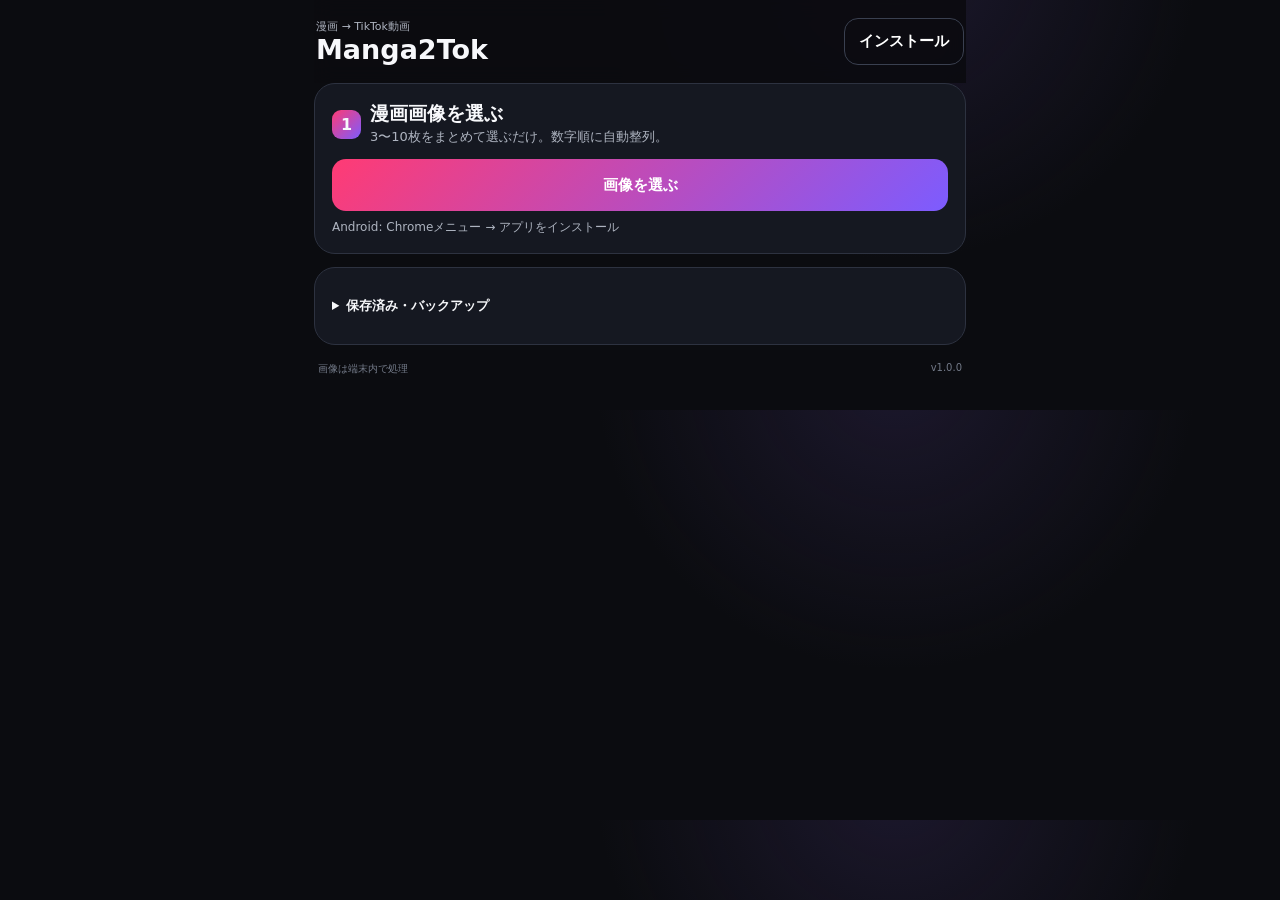
<file: manga2tok/index.html>
<!doctype html>
<html lang="ja"><head>
<meta charset="utf-8"><meta name="viewport" content="width=device-width,initial-scale=1,viewport-fit=cover">
<meta name="theme-color" content="#111217"><meta name="apple-mobile-web-app-capable" content="yes">
<meta name="apple-mobile-web-app-title" content="Manga2Tok"><title>Manga2Tok</title>
<link rel="manifest" href="./manifest.webmanifest"><link rel="icon" href="./icon.svg" type="image/svg+xml">
<style>
:root{color-scheme:dark;--bg:#0b0c10;--card:#151821;--line:#2d3240;--t:#f7f8fb;--m:#aeb4c0;--a:#ff3b74;--b:#7c5cff}*{box-sizing:border-box}body{margin:0;background:radial-gradient(circle at 70% -10%,#35295766,transparent 30%),var(--bg);color:var(--t);font-family:system-ui,-apple-system,sans-serif}.wrap{max-width:680px;margin:auto;padding:env(safe-area-inset-top) 14px calc(30px + env(safe-area-inset-bottom))}.top{display:flex;justify-content:space-between;align-items:center;padding:18px 2px;position:sticky;top:0;background:#0b0c10e8;backdrop-filter:blur(10px);z-index:9}h1{margin:0;font-size:27px}.sub{color:var(--m);font-size:11px}.card{background:#151821;border:1px solid var(--line);border-radius:21px;padding:17px;margin-bottom:13px}.head{display:flex;align-items:center;gap:9px;margin-bottom:12px}.n{width:29px;height:29px;border-radius:9px;background:linear-gradient(135deg,var(--a),var(--b));display:grid;place-items:center;font-weight:900}.ok{background:#27c778}h2{font-size:19px;margin:0}.muted{color:var(--m);font-size:13px;line-height:1.55}.btn{border:0;border-radius:14px;padding:13px 14px;font-weight:800;font-size:15px;color:white;background:#282d3a;text-decoration:none;display:flex;justify-content:center;align-items:center;cursor:pointer}.primary{background:linear-gradient(135deg,var(--a),var(--b));min-height:52px}.ghost{border:1px solid #3a4050;background:transparent}.full{width:100%}.pick{margin-top:12px}input,select{width:100%;background:#0d0f15;border:1px solid #303645;border-radius:12px;color:white;padding:11px;font:inherit}.fields{display:grid;grid-template-columns:1fr 84px;gap:9px;margin-bottom:12px}label span{display:block;color:var(--m);font-size:11px;margin-bottom:5px}.grid{display:grid;grid-template-columns:repeat(2,1fr);gap:9px}.thumb{background:#0d0f15;border:1px solid #2c3140;border-radius:14px;overflow:hidden}.pic{aspect-ratio:9/16;background:#000}.pic img{width:100%;height:100%;object-fit:contain}.ti{padding:8px}.row{display:flex;justify-content:space-between;gap:5px;font-size:11px}.fn{color:var(--m);overflow:hidden;text-overflow:ellipsis;white-space:nowrap;margin:5px 0}.acts{display:grid;grid-template-columns:1fr 1fr 1fr;gap:4px}.acts button{border:0;border-radius:8px;background:#242936;color:white;height:31px}.acts .del{color:#ffaaaa}.stats{display:grid;grid-template-columns:repeat(3,1fr);gap:7px;margin:12px 0}.stats div{text-align:center;background:#0d0f15;border:1px solid #2c3140;border-radius:11px;padding:9px}.stats b{display:block}.stats small{color:var(--m)}details{margin:12px 0}summary{font-weight:800;font-size:13px;cursor:pointer}.settings{display:grid;gap:8px;margin-top:10px}.progress{height:12px;border-radius:99px;background:#0d0f15;overflow:hidden;border:1px solid #313746}.bar{height:100%;width:0;background:linear-gradient(90deg,var(--a),var(--b))}.pill{margin-left:auto;background:#252a37;border:1px solid #353b4a;border-radius:99px;padding:5px 8px;font-size:11px;font-weight:800}video{width:100%;aspect-ratio:9/16;max-height:68vh;background:#000;border-radius:15px}.actions{display:grid;grid-template-columns:1fr 1fr;gap:8px;margin-top:10px}.saved{display:grid;gap:7px;margin-top:10px}.saved>div{display:grid;grid-template-columns:1fr auto;gap:7px;background:#0d0f15;border:1px solid #2c3140;border-radius:11px;padding:9px}.saved button{border:0;border-radius:7px;background:#252a37;color:white;padding:7px}.install{font-size:12px;color:var(--m);margin-top:8px}footer{display:flex;justify-content:space-between;color:#737a88;font-size:10px;padding:4px}@media(min-width:560px){.grid{grid-template-columns:repeat(3,1fr)}.settings{grid-template-columns:repeat(3,1fr)}}
</style></head><body><div class="wrap">
<header class="top"><div><div class="sub">漫画 → TikTok動画</div><h1>Manga2Tok</h1></div><button id="install" class="btn ghost" hidden>インストール</button></header>
<section class="card"><div class="head"><span class="n">1</span><div><h2>漫画画像を選ぶ</h2><div class="muted">3〜10枚をまとめて選ぶだけ。数字順に自動整列。</div></div></div><label class="btn primary full pick">画像を選ぶ<input id="files" type="file" accept="image/*" multiple hidden></label><div id="ih" class="install">Android: Chromeメニュー → アプリをインストール</div></section>
<section id="edit" class="card" hidden><div class="head"><span class="n">2</span><h2>順番を確認</h2><span id="count" class="pill"></span></div><div class="fields"><label><span>タイトル</span><input id="title" value="新しい漫画動画"></label><label><span>話数</span><input id="ep" type="number" min="1" value="1"></label></div><div id="grid" class="grid"></div><details><summary>詳細設定</summary><div class="settings"><label><span>画質</span><select id="res"><option value="1080">1080×1920 高画質</option><option value="720">720×1280 高速</option></select></label><label><span>モーション</span><select id="motion"><option value="1">軽いズーム</option><option value="0">なし</option></select></label><label><span>切替</span><select id="fade"><option value="1">0.25秒フェード</option><option value="0">カット</option></select></label></div></details><div class="stats"><div><b id="dur">—</b><small>動画尺</small></div><div><b>9:16</b><small>縦動画</small></div><div><b>MP4</b><small>H.264</small></div></div><button id="make" class="btn primary full">動画を作る</button></section>
<section id="prog" class="card" hidden><div class="head"><span class="n">3</span><h2>生成中</h2><span id="pct" class="pill">0%</span></div><div class="progress"><div id="bar" class="bar"></div></div><p id="status" class="muted">準備中…</p><button id="cancel" class="btn ghost">中止</button></section>
<section id="done" class="card" hidden><div class="head"><span class="n ok">✓</span><h2>完成</h2><span id="meta" class="pill">MP4</span></div><video id="video" controls playsinline></video><div class="actions"><a id="dl" class="btn primary" download>MP4を保存</a><button id="share" class="btn">共有する</button></div><p class="muted">TikTokでこのMP4を選び、投稿画面でBGMを追加してください。</p></section>
<section class="card"><details><summary>保存済み・バックアップ</summary><div class="settings"><input id="search" type="search" placeholder="タイトルで検索"><button id="save" class="btn">現在を保存</button><button id="backup" class="btn ghost">バックアップ</button><label class="btn ghost">復元<input id="restore" type="file" accept=".json,application/json" hidden></label></div><div id="saved" class="saved"></div></details></section>
<footer><span>画像は端末内で処理</span><span>v1.0.0</span></footer><canvas id="c" hidden></canvas></div>
<script type="module">
const M='https://cdn.jsdelivr.net/npm/mp4-muxer@5.2.2/+esm',FPS=30,MIN=3,MAX=10,DB='m2t',ST='projects',q=s=>document.querySelector(s);
const E={files:q('#files'),edit:q('#edit'),grid:q('#grid'),count:q('#count'),title:q('#title'),ep:q('#ep'),res:q('#res'),motion:q('#motion'),fade:q('#fade'),dur:q('#dur'),make:q('#make'),prog:q('#prog'),pct:q('#pct'),bar:q('#bar'),status:q('#status'),cancel:q('#cancel'),done:q('#done'),video:q('#video'),dl:q('#dl'),share:q('#share'),meta:q('#meta'),c:q('#c'),install:q('#install'),ih:q('#ih'),search:q('#search'),save:q('#save'),backup:q('#backup'),restore:q('#restore'),saved:q('#saved')};
let S={id:crypto.randomUUID(),title:'新しい漫画動画',ep:1,imgs:[],blob:null,url:null,abort:false},defer=null,dbp;
const nat=a=>[...a].sort((x,y)=>new Intl.Collator('ja',{numeric:true}).compare(x.name,y.name));
const durs=n=>{let a=Array.from({length:n},(_,i)=>i==0?5:i==n-1?6:i==n-2?8:7),s=a.reduce((x,y)=>x+y,0);if(s<62){let f=62/s;a=a.map(x=>Math.round(x*f*10)/10)}return a};
const total=()=>durs(S.imgs.length).reduce((a,b)=>a+b,0),esc=s=>String(s).replace(/[&<>'"]/g,c=>({'&':'&amp;','<':'&lt;','>':'&gt;',"'":'&#39;','"':'&quot;'}[c])),safe=s=>(s||'Manga2Tok').replace(/[\\/:*?"<>|]/g,'_').replace(/\s+/g,'_').slice(0,60),fname=()=>safe(S.title)+'_EP'+String(S.ep||1).padStart(3,'0')+'.mp4';
function render(){let n=S.imgs.length;E.grid.innerHTML='';E.count.textContent=n+' / 10';E.dur.textContent=n?'約'+total().toFixed(total()%1?1:0)+'秒':'—';S.imgs.forEach((x,i)=>{let r=i==0?'表紙':i==n-1?'CTA':i==n-2?'引き':'本編',d=document.createElement('div');d.className='thumb';d.innerHTML='<div class="pic"><img src="'+x.url+'"></div><div class="ti"><div class="row"><b>'+String(i+1).padStart(2,'0')+'</b><span>'+r+'</span></div><div class="fn">'+esc(x.name)+'</div><div class="acts"><button data-a="u" '+(i==0?'disabled':'')+'>←</button><button data-a="d" '+(i==n-1?'disabled':'')+'>→</button><button data-a="x" class="del">削除</button></div></div>';d.querySelectorAll('button').forEach(b=>b.onclick=()=>{let a=b.dataset.a;if(a=='u'&&i)[S.imgs[i-1],S.imgs[i]]=[S.imgs[i],S.imgs[i-1]];if(a=='d'&&i<n-1)[S.imgs[i+1],S.imgs[i]]=[S.imgs[i],S.imgs[i+1]];if(a=='x'){URL.revokeObjectURL(S.imgs[i].url);S.imgs.splice(i,1)}render();autosave()});E.grid.appendChild(d)});E.edit.hidden=!n;E.make.disabled=n<MIN}
E.files.onchange=e=>{let fs=nat(e.target.files).slice(0,MAX);S.imgs.forEach(x=>URL.revokeObjectURL(x.url));S.imgs=fs.map(f=>({id:crypto.randomUUID(),name:f.name,blob:f,url:URL.createObjectURL(f)}));if(e.target.files.length>MAX)alert('最大10枚です。先頭10枚を読み込みました。');render();autosave();e.target.value=''};
E.title.oninput=()=>{S.title=E.title.value||'新しい漫画動画';autosave()};E.ep.oninput=()=>{S.ep=Math.max(1,+E.ep.value||1);autosave()};
function draw(ctx,b,w,h,p,m,a=1){ctx.save();ctx.globalAlpha=a;ctx.fillStyle='#000';ctx.fillRect(0,0,w,h);let z=m?1+.025*p:1,s=Math.min(w/b.width,h/b.height)*z,dw=b.width*s,dh=b.height*s,x=(w-dw)/2+(m?(p-.5)*w*.008:0),y=(h-dh)/2;ctx.drawImage(b,x,y,dw,dh);ctx.restore()}
async function codec(w,h){let base={width:w,height:h,bitrate:w>900?5000000:2500000,framerate:FPS,latencyMode:'quality'};for(let c of ['avc1.42E028','avc1.4D4028','avc1.640028'])try{let r=await VideoEncoder.isConfigSupported({...base,codec:c,avc:{format:'avc'}});if(r.supported)return r.config}catch{}return null}
function prog(p,t){p=Math.max(0,Math.min(100,Math.round(p)));E.bar.style.width=p+'%';E.pct.textContent=p+'%';E.status.textContent=t}
E.make.onclick=async()=>{if(S.imgs.length<MIN)return;if(!window.VideoEncoder||!window.VideoFrame){alert('Chrome最新版で開いてください。');return}S.abort=false;E.prog.hidden=false;E.done.hidden=true;prog(1,'動画エンジンを準備中…');E.prog.scrollIntoView({behavior:'smooth'});let w=E.res.value=='1080'?1080:720,h=E.res.value=='1080'?1920:1280,cfg=await codec(w,h);if(!cfg){E.status.textContent='H.264非対応です。720pまたはChrome最新版を試してください。';return}let Mod;try{Mod=await import(M)}catch(err){E.status.textContent='動画部品を読み込めません。通信を確認してください。';return}let bs=[];try{for(let x of S.imgs)bs.push(await createImageBitmap(x.blob))}catch(err){E.status.textContent='画像を読み込めません。';return}let target=new Mod.ArrayBufferTarget(),mux=new Mod.Muxer({target,video:{codec:'avc',width:w,height:h},fastStart:'in-memory'}),encErr=null,enc=new VideoEncoder({output:(ch,me)=>mux.addVideoChunk(ch,me),error:e=>encErr=e});enc.configure(cfg);let cv=E.c;cv.width=w;cv.height=h;let cx=cv.getContext('2d',{alpha:false}),ds=durs(bs.length),st=[],a=0;for(let d of ds){st.push(a);a+=d}let frames=Math.round(a*FPS),pg=0,m=E.motion.value=='1',fade=E.fade.value=='1';try{for(let f=0;f<frames;f++){if(S.abort)throw new DOMException('中止','AbortError');let t=f/FPS;while(pg<ds.length-1&&t>=st[pg]+ds[pg])pg++;let loc=t-st[pg],du=ds[pg],p=Math.max(0,Math.min(1,loc/du));cx.fillStyle='#000';cx.fillRect(0,0,w,h);if(fade&&pg<bs.length-1&&du-loc<=.25){let r=1-(du-loc)/.25;draw(cx,bs[pg],w,h,p,m,1-r);draw(cx,bs[pg+1],w,h,0,m,r)}else draw(cx,bs[pg],w,h,p,m);let vf=new VideoFrame(cv,{timestamp:Math.round(f*1e6/FPS),duration:Math.round(1e6/FPS)});enc.encode(vf,{keyFrame:f%(FPS*2)==0});vf.close();if(f%60==0){await new Promise(r=>setTimeout(r,0));prog(5+(f/frames)*88,'生成中… '+(pg+1)+'/'+bs.length+'ページ')}if(enc.encodeQueueSize>8)await enc.flush();if(encErr)throw encErr}prog(95,'MP4を仕上げています…');await enc.flush();enc.close();mux.finalize()}catch(err){try{enc.close()}catch{}bs.forEach(b=>b.close());E.status.textContent=err.name=='AbortError'?'中止しました':'生成失敗: '+(err.message||err);return}bs.forEach(b=>b.close());S.blob=new Blob([target.buffer],{type:'video/mp4'});if(S.url)URL.revokeObjectURL(S.url);S.url=URL.createObjectURL(S.blob);E.video.src=S.url;E.dl.href=S.url;E.dl.download=fname();E.meta.textContent=(S.blob.size/1048576).toFixed(1)+'MB · '+a.toFixed(a%1?1:0)+'秒';E.done.hidden=false;prog(100,'完成');E.done.scrollIntoView({behavior:'smooth'});save()};
E.cancel.onclick=()=>S.abort=true;E.share.onclick=async()=>{if(!S.blob)return;let f=new File([S.blob],fname(),{type:'video/mp4'});try{if(navigator.share&&navigator.canShare?.({files:[f]}))await navigator.share({files:[f],title:S.title});else E.dl.click()}catch(e){}};
const openDB=()=>dbp||(dbp=new Promise((ok,no)=>{let r=indexedDB.open(DB,1);r.onupgradeneeded=()=>r.result.createObjectStore(ST,{keyPath:'id'});r.onsuccess=()=>ok(r.result);r.onerror=()=>no(r.error)}));
async function store(mode='readonly'){let db=await openDB();return db.transaction(ST,mode).objectStore(ST)}async function put(o){let s=await store('readwrite');return new Promise((a,b)=>{let r=s.put(o);r.onsuccess=a;r.onerror=()=>b(r.error)})}async function all(){let s=await store();return new Promise((a,b)=>{let r=s.getAll();r.onsuccess=()=>a(r.result||[]);r.onerror=()=>b(r.error)})}async function get(id){let s=await store();return new Promise((a,b)=>{let r=s.get(id);r.onsuccess=()=>a(r.result);r.onerror=()=>b(r.error)})}async function del(id){let s=await store('readwrite');return new Promise((a,b)=>{let r=s.delete(id);r.onsuccess=a;r.onerror=()=>b(r.error)})}
const dataurl=f=>new Promise((a,b)=>{let r=new FileReader;r.onload=()=>a(r.result);r.onerror=b;r.readAsDataURL(f)}),blob=u=>{let [h,s]=u.split(','),m=(h.match(/data:(.*?);/)||[])[1]||'image/png',z=atob(s),a=new Uint8Array(z.length);for(let i=0;i<z.length;i++)a[i]=z.charCodeAt(i);return new Blob([a],{type:m})};
async function obj(){let im=[];for(let x of S.imgs)im.push({id:x.id,name:x.name,data:await dataurl(x.blob)});return{id:S.id,title:S.title,ep:S.ep,at:new Date().toISOString(),settings:{res:E.res.value,motion:E.motion.value,fade:E.fade.value},imgs:im}}async function save(){if(!S.imgs.length)return;await put(await obj());localStorage.m2tLast=S.id;list()}let timer;function autosave(){clearTimeout(timer);timer=setTimeout(()=>save().catch(console.error),500)}
async function load(id){let p=await get(id);if(!p)return;S.imgs.forEach(x=>URL.revokeObjectURL(x.url));S.id=p.id;S.title=p.title;S.ep=p.ep||1;S.imgs=(p.imgs||[]).map(x=>{let b=blob(x.data);return{id:x.id,name:x.name,blob:b,url:URL.createObjectURL(b)}});E.title.value=S.title;E.ep.value=S.ep;E.res.value=p.settings?.res||'1080';E.motion.value=p.settings?.motion||'1';E.fade.value=p.settings?.fade||'1';render();localStorage.m2tLast=id}
async function list(){let z=(E.search.value||'').toLowerCase(),ps=(await all()).sort((a,b)=>(b.at||'').localeCompare(a.at||''));E.saved.innerHTML='';for(let p of ps.filter(x=>(x.title||'').toLowerCase().includes(z))){let d=document.createElement('div');d.innerHTML='<span><b>'+esc(p.title)+'</b><br><small>'+(p.imgs?.length||0)+'枚 · EP'+(p.ep||1)+'</small></span><span><button data-o>開く</button> <button data-x>削除</button></span>';d.querySelector('[data-o]').onclick=()=>load(p.id);d.querySelector('[data-x]').onclick=async()=>{if(confirm('削除しますか？')){await del(p.id);list()}};E.saved.appendChild(d)}}E.search.oninput=list;E.save.onclick=()=>save().then(()=>alert('保存しました'));
E.backup.onclick=async()=>{if(!S.imgs.length)return alert('画像がありません');let a=document.createElement('a');a.href=URL.createObjectURL(new Blob([JSON.stringify(await obj())],{type:'application/json'}));a.download=safe(S.title)+'_backup.json';a.click()};E.restore.onchange=async e=>{try{let p=JSON.parse(await e.target.files[0].text());await put(p);await load(p.id);alert('復元しました')}catch(err){alert('復元できませんでした')}e.target.value=''};
addEventListener('beforeinstallprompt',e=>{e.preventDefault();defer=e;E.install.hidden=false;E.ih.textContent='上の「インストール」を押すとホーム画面に追加できます。'});E.install.onclick=async()=>{if(defer){defer.prompt();await defer.userChoice;defer=null;E.install.hidden=true}};addEventListener('appinstalled',()=>E.install.hidden=true);
if('serviceWorker'in navigator)navigator.serviceWorker.register('./sw.js').catch(console.error);list();if(localStorage.m2tLast)get(localStorage.m2tLast).then(p=>p&&load(p.id));
</script></body></html>
</file>
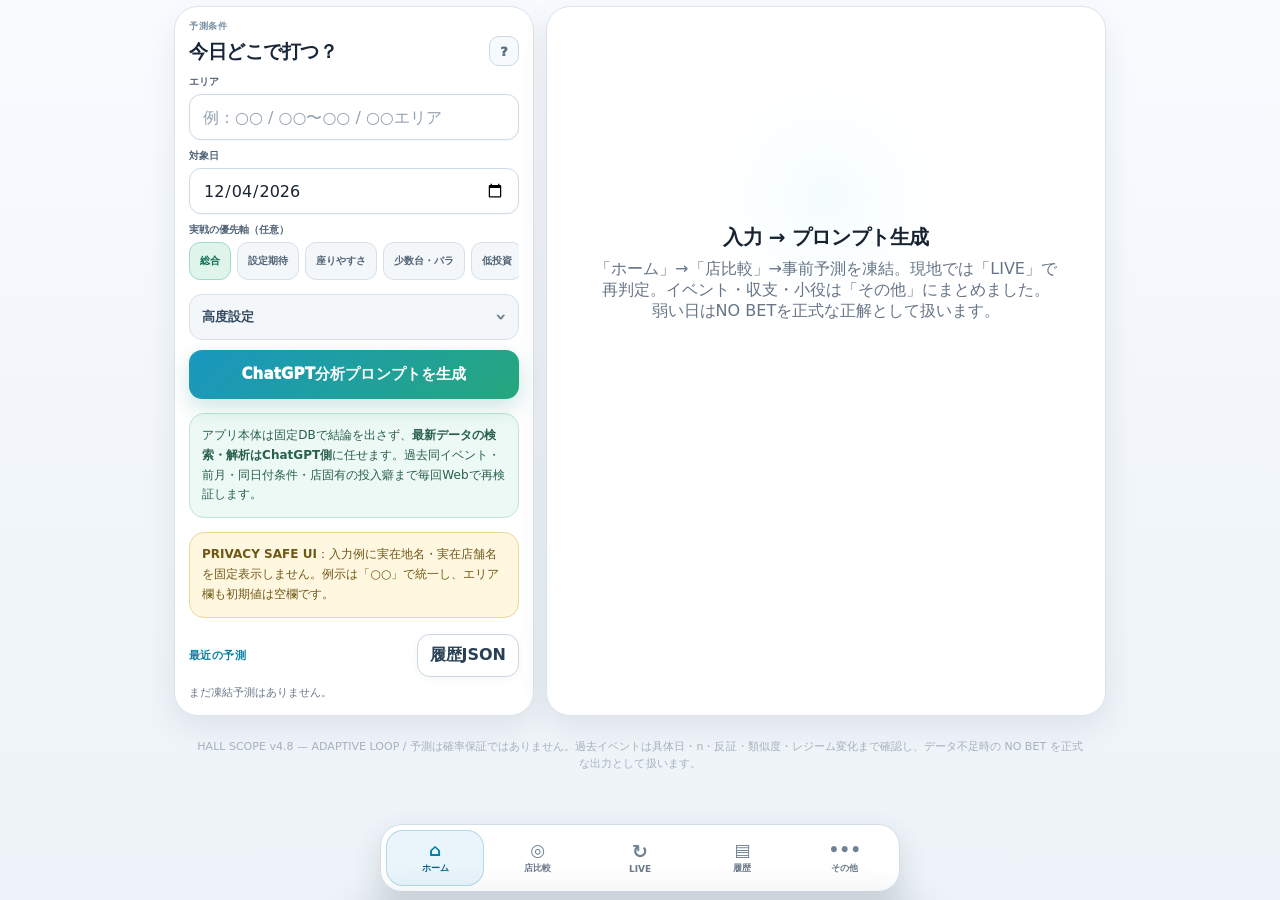
<file: keirin-race-gate/hall-scope/index.html>
<!doctype html><html lang="ja"><head><meta charset="utf-8"><meta name="viewport" content="width=device-width,initial-scale=1,viewport-fit=cover"><meta name="theme-color" content="#f4f8fc"><meta name="color-scheme" content="light"><meta name="apple-mobile-web-app-capable" content="yes"><meta name="apple-mobile-web-app-status-bar-style" content="default"><link rel="manifest" href="./manifest.webmanifest"><link rel="icon" href="./icon.svg"><link rel="apple-touch-icon" href="./icon.svg"><title>HALL SCOPE v4.8</title><style>*{box-sizing:border-box}body{margin:0;background:#f4f8fc;color:#172331;font-family:system-ui,-apple-system,sans-serif;display:grid;place-items:center;min-height:100vh;padding:18px}.box{width:min(430px,100%);padding:24px;border:1px solid #d7e2ea;border-radius:22px;background:#fff;box-shadow:0 14px 40px #23384e1f}.brand{font-size:23px;font-weight:950}.accent{color:#087ea4}.small{color:#657487;font-size:13px}.bar{height:5px;margin-top:20px;border-radius:999px;background:#e7eef4;overflow:hidden}.bar:after{content:"";display:block;height:100%;width:42%;background:#087ea4;animation:l 1.05s ease-in-out infinite alternate}@keyframes l{to{transform:translateX(135%)}}</style><script src="./loader-v480.js?v=4.8.0" defer></script></head><body><div class="box"><div class="brand">HALL SCOPE <span class="accent">v4.8</span></div><p class="small" id="status">読み込み中…</p><div class="bar" id="bar"></div></div></body></html>
</file>
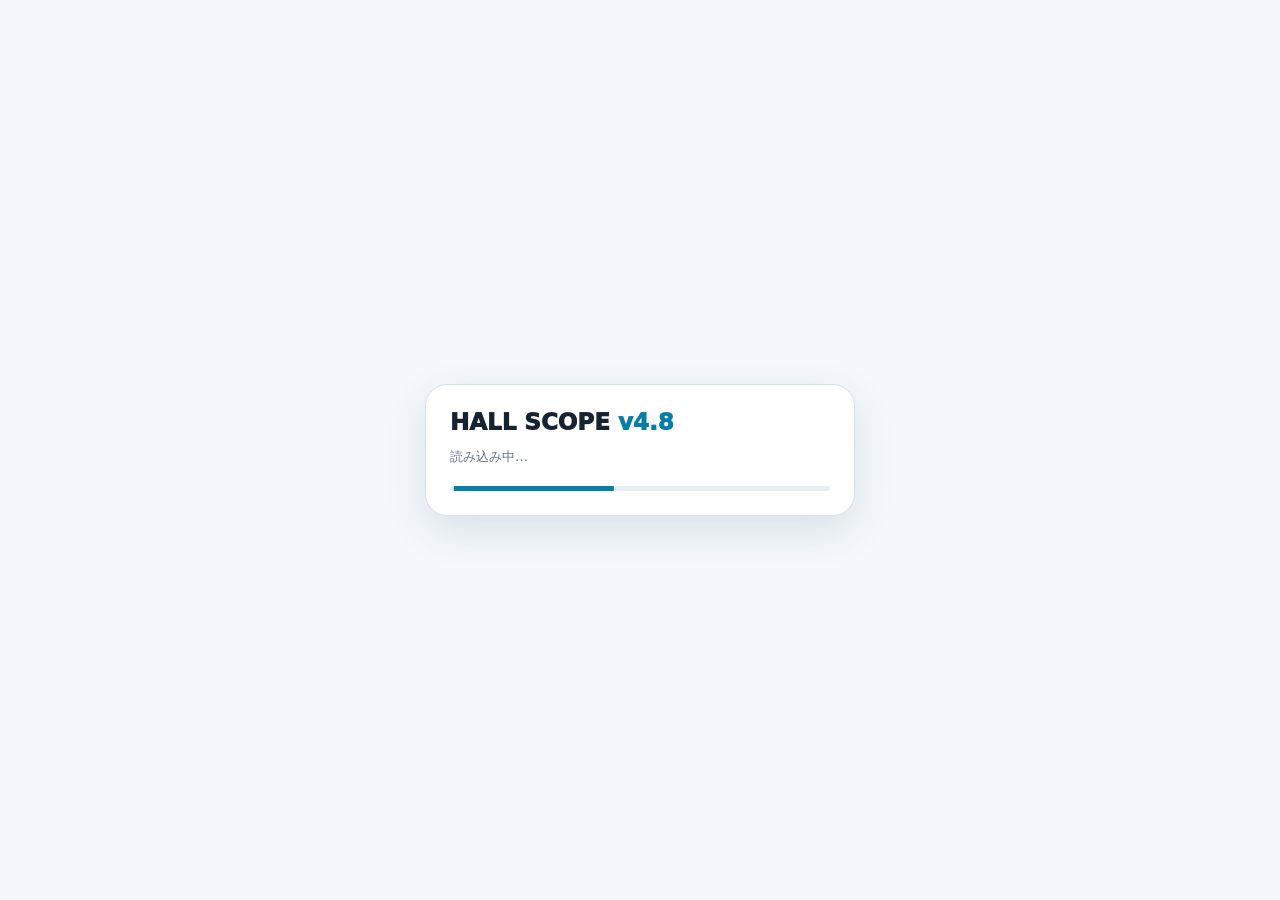
<file: keirin-race-gate/settei-kanpa-ai/index.html>
<!doctype html><html lang="ja"><head><meta charset="utf-8"><meta name="viewport" content="width=device-width,initial-scale=1,viewport-fit=cover"><meta name="theme-color" content="#f4f8fc"><meta name="robots" content="noindex"><meta http-equiv="refresh" content="0;url=../hall-scope/"><link rel="canonical" href="../hall-scope/"><title>HALL SCOPE</title><style>body{margin:0;min-height:100vh;display:grid;place-items:center;background:#f4f8fc;color:#173247;font-family:system-ui,-apple-system,sans-serif}.box{text-align:center;padding:24px}.brand{font-size:22px;font-weight:900}.sub{margin-top:8px;font-size:13px;color:#657487}a{color:#087ea4}</style></head><body><div class="box"><div class="brand">HALL SCOPE</div><div class="sub">最新版へ移動しています…</div><p><a href="../hall-scope/">移動しない場合はこちら</a></p></div><script>(async()=>{const target=new URL('../hall-scope/',location.href);target.search=location.search;target.hash=location.hash;try{if('serviceWorker'in navigator){const regs=await navigator.serviceWorker.getRegistrations();for(const r of regs){if(r.scope.includes('/settei-kanpa-ai/'))await r.unregister()}}if('caches'in window){for(const k of await caches.keys()){if(k.includes('settei-kanpa')||k.includes('hall-scope'))await caches.delete(k)}}}catch(e){}location.replace(target.href)})();</script></body></html>
</file>
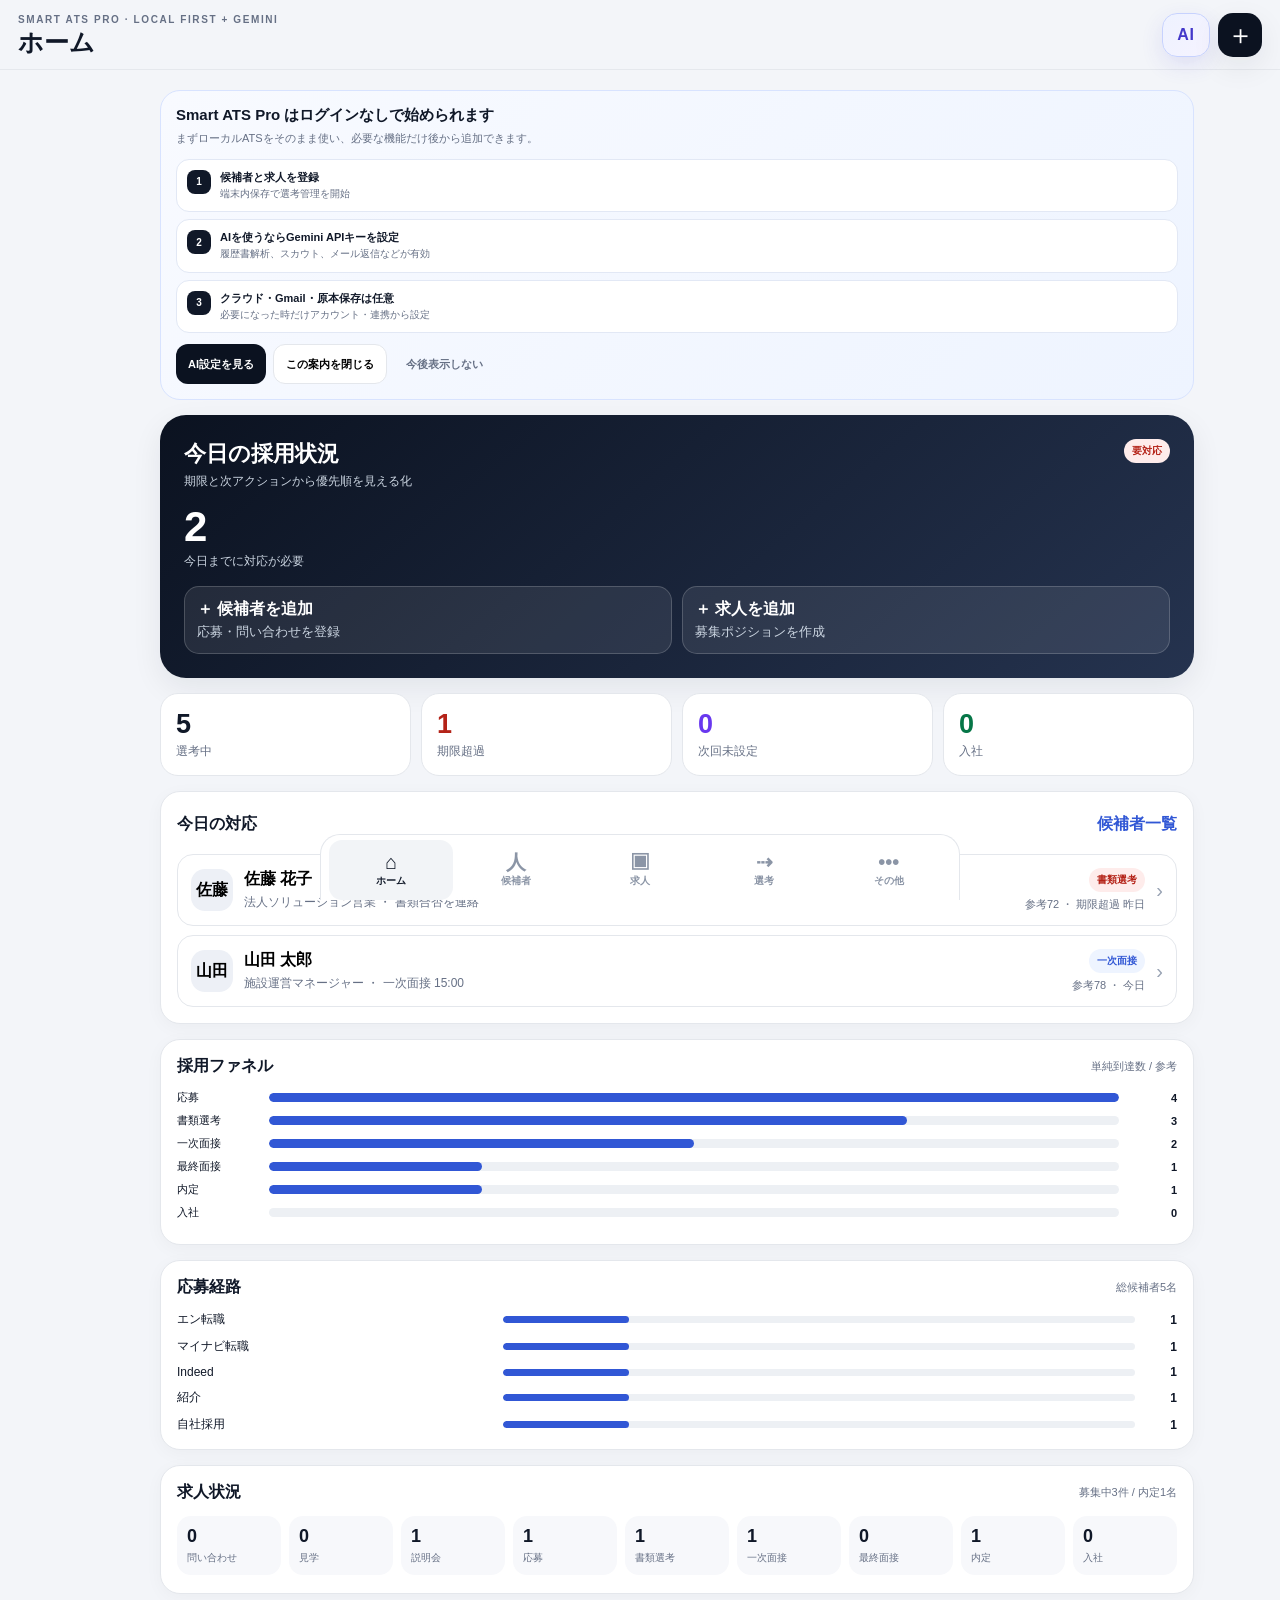
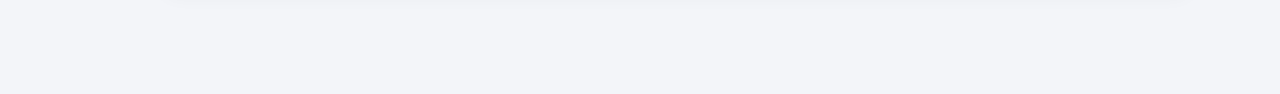
<file: android/app/src/main/assets/index.html>
<!doctype html>
<html lang="ja">
<head>
  <meta charset="utf-8" />
  <meta name="viewport" content="width=device-width,initial-scale=1,viewport-fit=cover,user-scalable=no" />
  <meta name="theme-color" content="#0b1220" />
  <meta name="color-scheme" content="light" />
  <title>Smart ATS Pro</title>
  <link rel="stylesheet" href="styles.css" />
  <link rel="stylesheet" href="ai.css" />
  <link rel="stylesheet" href="account.css" />
  <link rel="stylesheet" href="vault.css" />
  <link rel="stylesheet" href="workflow.css" />
  <link rel="stylesheet" href="audit.css" />
  <link rel="stylesheet" href="onboarding.css" />
</head>
<body>
  <div class="app-shell">
    <header class="topbar">
      <div>
        <div class="eyebrow">SMART ATS PRO · LOCAL FIRST + GEMINI</div>
        <h1 id="screenTitle">ホーム</h1>
      </div>
      <div class="top-actions">
        <button class="ai-hub-btn" id="aiHubBtn" aria-label="AIアシストを開く">AI</button>
        <button class="icon-btn" id="globalAddBtn" aria-label="新規追加">＋</button>
      </div>
    </header>

    <main id="appMain" class="main"></main>

    <nav class="bottom-nav" aria-label="メインナビゲーション">
      <button class="nav-item active" data-screen="home"><span>⌂</span><small>ホーム</small></button>
      <button class="nav-item" data-screen="candidates"><span>人</span><small>候補者</small></button>
      <button class="nav-item" data-screen="jobs"><span>▣</span><small>求人</small></button>
      <button class="nav-item" data-screen="pipeline"><span>⇢</span><small>選考</small></button>
      <button class="nav-item" data-screen="more"><span>•••</span><small>その他</small></button>
    </nav>
  </div>

  <div class="sheet-backdrop hidden" id="sheetBackdrop"></div>
  <section class="sheet hidden" id="sheet" role="dialog" aria-modal="true" aria-labelledby="sheetTitle">
    <div class="sheet-handle"></div>
    <div class="sheet-head">
      <div>
        <div class="eyebrow" id="sheetEyebrow">編集</div>
        <h2 id="sheetTitle">データ</h2>
      </div>
      <button class="icon-btn ghost" id="sheetCloseBtn" aria-label="閉じる">×</button>
    </div>
    <div id="sheetBody" class="sheet-body"></div>
  </section>

  <div id="toast" class="toast hidden" role="status" aria-live="polite"></div>

  <template id="candidateFormTemplate">
    <form class="form-stack" id="candidateForm" novalidate>
      <input type="hidden" name="id" />
      <label>氏名 <span class="required">必須</span><input name="name" required maxlength="60" autocomplete="off" placeholder="例：山田 太郎" /></label>
      <div class="form-grid two">
        <label>応募求人<select name="jobId" id="candidateJobSelect"></select></label>
        <label>ステータス<select name="status" id="candidateStatusSelect"></select></label>
      </div>
      <div class="form-grid two">
        <label>応募経路<select name="source"><option>エン転職</option><option>マイナビ転職</option><option>リクナビNEXT</option><option>doda</option><option>Indeed</option><option>紹介</option><option>自社採用</option><option>その他</option></select></label>
        <label>担当者<input name="owner" maxlength="60" placeholder="例：採用担当A" /></label>
      </div>
      <div class="form-grid two">
        <label>次回対応日<input type="date" name="nextActionDate" /></label>
        <label>次回対応<input name="nextAction" maxlength="100" placeholder="例：面接日程を確認" /></label>
      </div>
      <div class="form-grid two">
        <label>メール<input type="email" name="email" maxlength="120" inputmode="email" /></label>
        <label>電話<input type="tel" name="phone" maxlength="30" inputmode="tel" /></label>
      </div>
      <label>希望条件・プロフィール<textarea name="desired" rows="3" maxlength="1200" placeholder="希望条件、転職軸、入社可能時期など"></textarea></label>
      <label>履歴書・職務経歴書の要約<textarea name="resumeSummary" rows="4" maxlength="2400" placeholder="経歴の要点を記録"></textarea></label>
      <div class="form-grid two">
        <label>スキル一致<input name="skillsMatched" maxlength="500" placeholder="例：店舗運営, マネジメント" /></label>
        <label>確認したい不足・懸念<input name="skillsMissing" maxlength="500" placeholder="例：予算管理の経験" /></label>
      </div>
      <div class="score-fieldset">
        <div class="field-title">ATS参考スコア <span class="tiny-note">自動合否には使用しません</span></div>
        <div class="form-grid score-grid">
          <label>参考値 0〜100<input type="number" name="atsScore" min="0" max="100" step="1" inputmode="numeric" /></label>
          <label>根拠メモ<input name="atsNote" maxlength="300" placeholder="求人要件との一致点など" /></label>
        </div>
      </div>
      <label>採用担当メモ<textarea name="notes" rows="5" maxlength="2400" placeholder="面談内容、懸念点、次の確認事項など"></textarea></label>
      <div class="form-actions sticky-actions">
        <button type="button" class="danger-text hidden" id="deleteCandidateBtn">削除</button>
        <button type="submit" class="primary-btn">保存</button>
      </div>
    </form>
  </template>

  <template id="jobFormTemplate">
    <form class="form-stack" id="jobForm" novalidate>
      <input type="hidden" name="id" />
      <label>求人名 <span class="required">必須</span><input name="title" required maxlength="100" placeholder="例：施設運営マネージャー" /></label>
      <div class="form-grid two">
        <label>部署<input name="department" maxlength="80" placeholder="例：運営事業部" /></label>
        <label>採用責任者<input name="hiringManager" maxlength="80" placeholder="例：運営部長" /></label>
      </div>
      <div class="form-grid two">
        <label>勤務地<input name="location" maxlength="80" placeholder="例：東京都" /></label>
        <label>雇用形態<select name="employment"><option>正社員</option><option>契約社員</option><option>アルバイト</option><option>業務委託</option></select></label>
      </div>
      <div class="form-grid two">
        <label>採用予定人数<input type="number" name="openings" min="1" max="999" value="1" inputmode="numeric" /></label>
        <label>求人状態<select name="state"><option>募集中</option><option>一時停止</option><option>終了</option></select></label>
      </div>
      <label>想定年収<input name="salary" maxlength="80" placeholder="例：450〜600万円" /></label>
      <label>必須要件<textarea name="requirements" rows="4" maxlength="1800" placeholder="必須経験・資格・条件"></textarea></label>
      <label>歓迎要件<textarea name="preferred" rows="3" maxlength="1400" placeholder="歓迎経験・人物像"></textarea></label>
      <label>求人メモ<textarea name="notes" rows="4" maxlength="1800"></textarea></label>
      <div class="form-actions sticky-actions">
        <button type="button" class="danger-text hidden" id="deleteJobBtn">削除</button>
        <button type="submit" class="primary-btn">保存</button>
      </div>
    </form>
  </template>

  <template id="interviewFormTemplate">
    <form class="form-stack" id="interviewForm" novalidate>
      <label>面接日<input type="date" name="date" required /></label>
      <div class="form-grid two">
        <label>面接種別<select name="type"><option>カジュアル面談</option><option>一次面接</option><option>二次面接</option><option>最終面接</option><option>条件面談</option><option>その他</option></select></label>
        <label>面接官<input name="interviewer" maxlength="80" placeholder="例：採用担当A" /></label>
      </div>
      <div class="form-grid two">
        <label>評価 1〜5<select name="rating"><option value="">未評価</option><option value="1">1</option><option value="2">2</option><option value="3">3</option><option value="4">4</option><option value="5">5</option></select></label>
        <label>推奨<select name="recommendation"><option>保留</option><option>次へ進めたい</option><option>追加確認</option><option>見送り候補</option></select></label>
      </div>
      <label>評価メモ<textarea name="notes" rows="5" maxlength="1800" placeholder="事実・回答内容・次回確認事項を記録"></textarea></label>
      <p class="safety-note">評価は面接内容と職務要件に基づく参考記録です。センシティブな属性を合否根拠として記録しないでください。</p>
      <div class="form-actions"><button type="submit" class="primary-btn">面接評価を保存</button></div>
    </form>
  </template>

  <div class="ai-backdrop hidden" id="aiBackdrop"></div>
  <section class="ai-panel hidden" id="aiPanel" role="dialog" aria-modal="true" aria-labelledby="aiTitle">
    <header class="ai-panel-head">
      <div><div class="eyebrow">GEMINI ASSIST</div><h2 id="aiTitle">AIアシスト</h2></div>
      <button class="icon-btn ghost" id="aiCloseBtn" aria-label="AIアシストを閉じる">×</button>
    </header>
    <div id="aiBody" class="ai-body"></div>
  </section>

  <script src="core.js"></script>
  <script src="app.js"></script>
  <script src="ai.js"></script>
  <script src="account.js"></script>
  <script src="vault.js"></script>
  <script src="integrations.js"></script>
  <script src="workflow.js"></script>
  <script src="audit.js"></script>
  <script src="onboarding.js"></script>
</body>
</html>
</file>
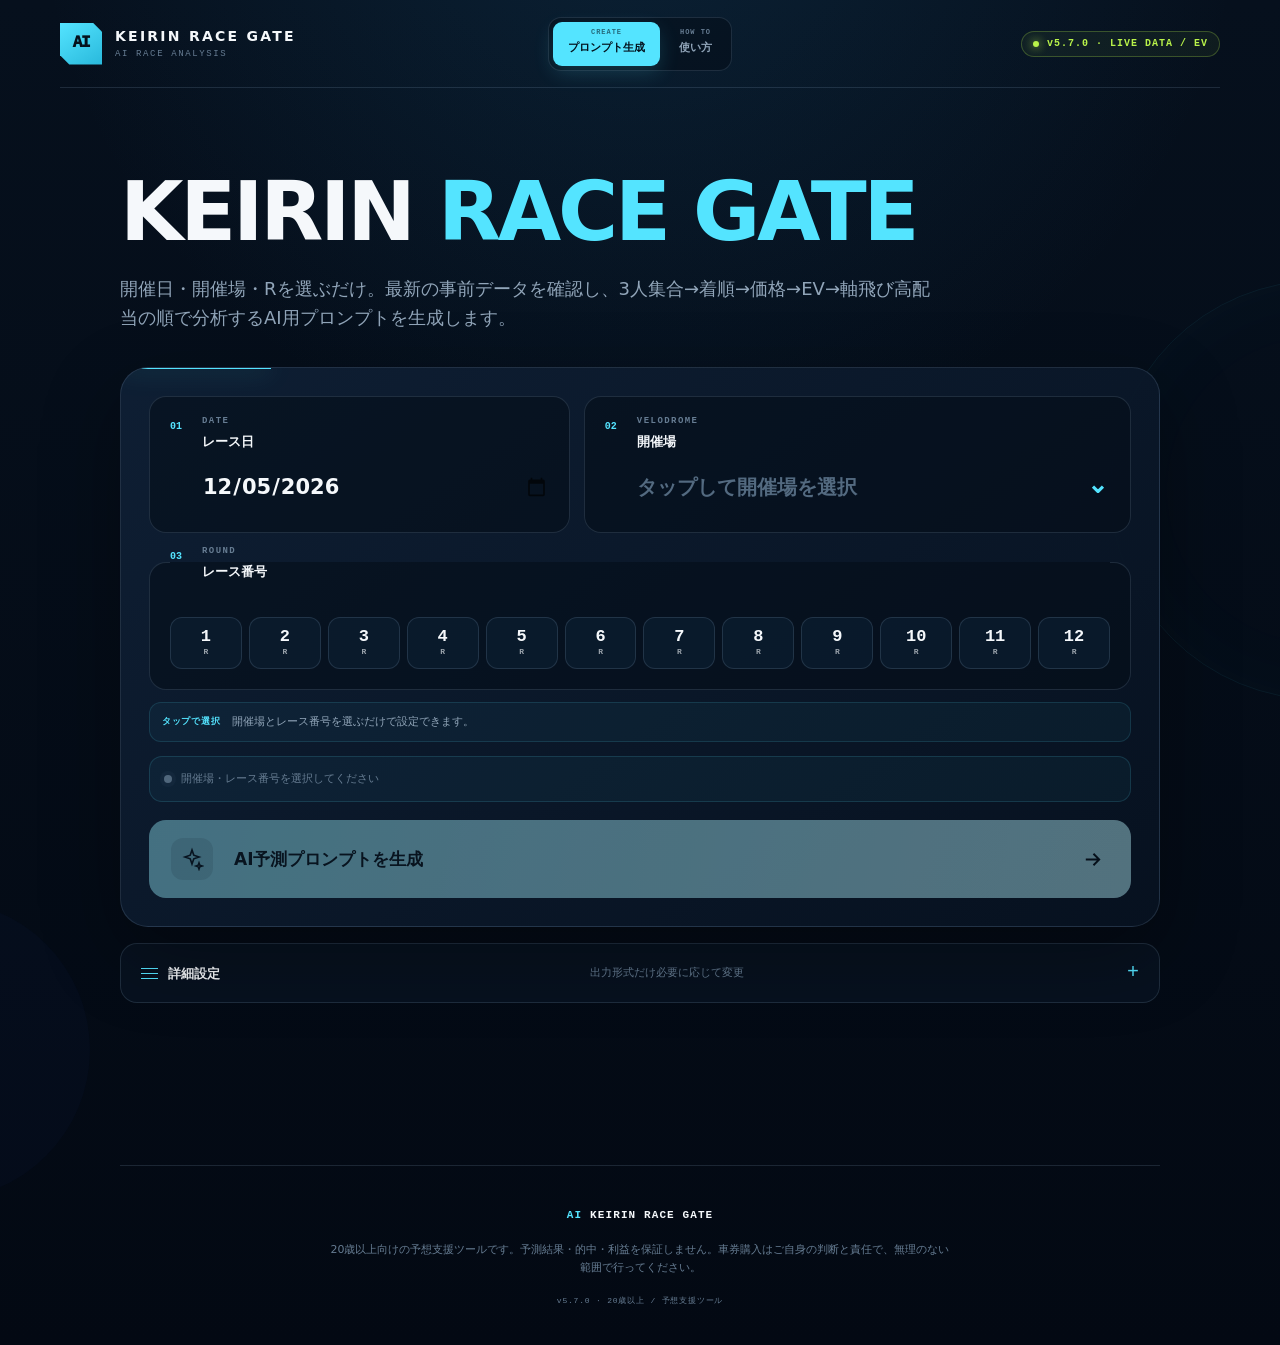
<file: keirin-android-standalone/app/src/main/assets/index.html>
<!doctype html>
<!-- KEIRIN AI RACE GATE v5.7.0 Android Standalone -->
<html lang="ja">
  <head>
    <meta charset="UTF-8" />
    <meta name="viewport" content="width=device-width,initial-scale=1,viewport-fit=cover" />
    <meta name="theme-color" content="#07111f" />
    <meta name="color-scheme" content="dark" />
    <meta name="description" content="iPhone向けPWA版の競輪AI予想プロンプト生成アプリ" />
    <meta name="application-name" content="KEIRIN AI RACE GATE" />
    <meta name="apple-mobile-web-app-title" content="KEIRIN RACE GATE" />
    <meta name="format-detection" content="telephone=no" />
    <link rel="manifest" href="./manifest.webmanifest" />
    <link rel="apple-touch-icon" sizes="180x180" href="./icon.svg" />
    <meta name="mobile-web-app-capable" content="yes" />
    <meta name="apple-mobile-web-app-capable" content="yes" />
    <meta name="apple-mobile-web-app-status-bar-style" content="black-translucent" />
    <title>KEIRIN AI RACE GATE</title>
    <link rel="icon" href="[data-uri]" type="image/svg+xml" />
    <style>
:root {
  --bg: #06101d;
  --bg-deep: #030913;
  --panel: rgba(12, 25, 43, 0.84);
  --panel-solid: #0d1b2d;
  --panel-soft: #11243a;
  --line: rgba(155, 185, 214, 0.16);
  --line-strong: rgba(110, 231, 255, 0.34);
  --text: #f5f8fb;
  --muted: #91a5b9;
  --muted-2: #667c92;
  --cyan: #54e4ff;
  --lime: #b9f34a;
  --danger: #ff7c83;
  --shadow: 0 28px 80px rgba(0, 0, 0, 0.32);
  --mono: "SFMono-Regular", Consolas, "Liberation Mono", monospace;
}
* { box-sizing: border-box; }
html { scroll-behavior: smooth; }
body {
  min-width: 320px;
  min-height: 100vh;
  margin: 0;
  overflow-x: hidden;
  background: radial-gradient(circle at 50% -10%, rgba(29, 104, 151, 0.2), transparent 38rem), linear-gradient(180deg, var(--bg), var(--bg-deep));
  color: var(--text);
  font-family: Inter, "Noto Sans JP", "Hiragino Sans", "Yu Gothic UI", system-ui, sans-serif;
  line-height: 1.65;
}
button, input, select, textarea { font: inherit; }
button { color: inherit; }
.skip-link { position: fixed; left: 16px; top: -60px; z-index: 100; padding: 10px 16px; background: var(--cyan); color: #03101a; border-radius: 8px; font-weight: 800; }
.skip-link:focus { top: 12px; }
.ambient { position: fixed; pointer-events: none; border-radius: 50%; opacity: .55; z-index: -1; }
.ambient-one { width: 420px; height: 420px; right: -250px; top: 280px; border: 1px solid rgba(84,228,255,.12); box-shadow: inset 0 0 100px rgba(84,228,255,.05); }
.ambient-two { width: 300px; height: 300px; left: -210px; top: 900px; background: rgba(79,124,255,.05); }
.site-header { width: min(1160px, calc(100% - 40px)); min-height: 88px; margin: 0 auto; display: grid; grid-template-columns: minmax(210px,1fr) auto minmax(210px,1fr); align-items: center; gap: 20px; border-bottom: 1px solid var(--line); }
.brand { display: inline-flex; align-items: center; gap: 13px; color: inherit; text-decoration: none; }
.brand-mark { width: 42px; height: 42px; display: grid; place-items: center; background: linear-gradient(145deg,var(--cyan),#29b9dc); color: #04111d; clip-path: polygon(0 0,78% 0,100% 22%,100% 100%,22% 100%,0 78%); font-family: var(--mono); font-weight: 950; letter-spacing: -.08em; }
.brand-copy { display: grid; line-height: 1.15; }
.brand-copy strong { font-size: 14px; letter-spacing: .16em; }
.brand-copy small { margin-top: 5px; color: var(--muted-2); font: 9px/1 var(--mono); letter-spacing: .18em; }
.app-tabs { display: inline-flex; align-items: center; gap: 4px; padding: 4px; border: 1px solid var(--line); border-radius: 13px; background: rgba(4,13,25,.55); }
.app-tab { min-height: 44px; padding: 7px 15px; border: 0; border-radius: 9px; display: grid; gap: 3px; background: transparent; color: var(--muted); cursor: pointer; line-height: 1.1; transition: color .18s,background .18s,box-shadow .18s; }
.app-tab small { color: var(--muted-2); font: 700 7px/1 var(--mono); letter-spacing: .14em; }
.app-tab span { font-size: 11px; font-weight: 800; white-space: nowrap; }
.app-tab:hover { color: var(--text); background: rgba(84,228,255,.05); }
.app-tab[aria-selected="true"] { color: #03111c; background: var(--cyan); box-shadow: 0 7px 20px rgba(84,228,255,.16); }
.app-tab[aria-selected="true"] small { color: rgba(3,17,28,.58); }
.app-tab:focus-visible { outline: 2px solid var(--lime); outline-offset: 3px; }
.paper-badge { justify-self: end; }
.paper-badge, .ready-badge { display: inline-flex; align-items: center; gap: 8px; border: 1px solid rgba(185,243,74,.25); color: var(--lime); background: rgba(185,243,74,.05); padding: 7px 11px; border-radius: 99px; font: 700 10px/1 var(--mono); letter-spacing: .1em; }
.paper-badge i, .ready-badge i { width: 6px; height: 6px; border-radius: 50%; background: currentColor; box-shadow: 0 0 10px currentColor; }
main { width: min(1040px, calc(100% - 40px)); margin: 0 auto; }
.app-view[hidden] { display: none !important; }
.hero { padding: 82px 0 72px; }
.eyebrow { display: flex; align-items: center; gap: 12px; color: var(--cyan); font: 700 10px/1 var(--mono); letter-spacing: .18em; text-transform: uppercase; }
.eyebrow span { color: var(--muted-2); }
.eyebrow::after { content: ""; width: 36px; height: 1px; background: var(--line-strong); }
h1 { max-width: 900px; margin: 0 0 38px; font-size: clamp(42px,7vw,82px); line-height: 1.02; letter-spacing: -.055em; font-weight: 820; }
.brand-title { text-transform: uppercase; letter-spacing: -.04em; text-wrap: balance; }
h1 em { color: var(--cyan); font-style: normal; }
.hero-lead { max-width: 730px; margin: 0 0 40px; color: var(--muted); font-size: clamp(15px,1.8vw,18px); }
.composer-card, .result-card { position: relative; border: 1px solid var(--line); border-radius: 28px; background: linear-gradient(145deg,rgba(15,32,53,.95),rgba(7,18,32,.95)); box-shadow: var(--shadow); overflow: hidden; }
.composer-card::before, .result-card::before { content: ""; position: absolute; inset: 0 auto auto 0; width: 150px; height: 1px; background: var(--cyan); box-shadow: 0 0 25px var(--cyan); }
.composer-card { padding: 28px; }
.primary-fields { display: grid; grid-template-columns: 1fr 1.3fr; gap: 14px; }
.field, .round-field { min-width: 0; margin: 0; border: 1px solid var(--line); background: rgba(4,13,25,.55); border-radius: 17px; transition: border-color .2s,background .2s; }
.field:focus-within, .round-field:focus-within { border-color: var(--line-strong); background: rgba(8,24,40,.92); }
.field { position: relative; min-height: 110px; padding: 20px; display: grid; grid-template-columns: 32px 1fr; align-items: start; }
.field-number { padding-top: 4px; color: var(--cyan); font: 700 10px/1.2 var(--mono); }
.field-copy { display: grid; line-height: 1.2; }
.field-copy small { color: var(--muted-2); font: 700 9px/1 var(--mono); letter-spacing: .16em; }
.field-copy b { margin-top: 8px; font-size: 13px; }
.field input { grid-column: 2; width: 100%; margin-top: 14px; padding: 0; border: 0; outline: 0; background: transparent; color: var(--text); font-size: 21px; font-weight: 700; }
.field input::placeholder { color: #536a80; }
.field input::-webkit-calendar-picker-indicator { filter: invert(1); opacity: .65; cursor: pointer; }
.native-select-wrap { grid-column: 2; position: relative; width: 100%; margin-top: 12px; }
.native-select-wrap select { width: 100%; min-height: 50px; padding: 0 42px 0 0; border: 0; outline: 0; appearance: none; -webkit-appearance: none; background: transparent; color: var(--text); font-size: 20px; font-weight: 800; line-height: 1.2; cursor: pointer; touch-action: manipulation; }
.native-select-wrap select:invalid { color: #536a80; }
.native-select-wrap option, .native-select-wrap optgroup { color: #111; background: #fff; }
.select-chevron { position: absolute; right: 2px; top: 50%; transform: translateY(-53%); color: var(--cyan); font: 900 25px/1 var(--mono); pointer-events: none; }
.tap-select-field:focus-within { border-color: rgba(84,228,255,.52); box-shadow: inset 0 0 0 1px rgba(84,228,255,.08); }
.round-button { -webkit-tap-highlight-color: transparent; touch-action: manipulation; user-select: none; -webkit-user-select: none; }
.round-button span { display: block; font-size: 17px; line-height: 1; }
.round-field { grid-column: 1/-1; padding: 20px; }
.round-field legend { width: 100%; padding: 0; display: grid; grid-template-columns: 32px 1fr; }
.round-grid { display: grid; grid-template-columns: repeat(12,1fr); gap: 7px; margin-top: 18px; }
.round-button { min-width: 0; height: 52px; border: 1px solid var(--line); border-radius: 12px; background: rgba(12,31,49,.7); cursor: pointer; font-family: var(--mono); font-size: 15px; font-weight: 700; transition: .18s ease; }
.round-button:hover { transform: translateY(-2px); border-color: rgba(84,228,255,.4); }
.round-button[aria-checked="true"] { color: #03111c; border-color: var(--cyan); background: var(--cyan); box-shadow: 0 0 22px rgba(84,228,255,.22); }
.round-button small { display: block; font-size: 8px; opacity: .62; }
.tap-input-note { margin-top: 12px; display: flex; flex-wrap: wrap; align-items: center; gap: 8px 12px; padding: 10px 12px; border: 1px solid rgba(84,228,255,.13); border-radius: 12px; background: rgba(84,228,255,.045); color: var(--muted); font-size: 11px; }
.tap-input-note b { color: var(--cyan); font: 800 9px/1 var(--mono); letter-spacing: .08em; }
.form-error { margin-top: 14px; border: 1px solid rgba(255,124,131,.25); color: #ffb2b6; background: rgba(255,124,131,.07); border-radius: 12px; padding: 10px 14px; font-size: 13px; }
.generate-button { width: 100%; min-height: 78px; margin-top: 18px; padding: 0 22px; border: 0; border-radius: 17px; display: grid; grid-template-columns: 48px 1fr 28px; align-items: center; gap: 15px; color: #02111b; background: linear-gradient(100deg,var(--cyan),#89edff); cursor: pointer; text-align: left; font-weight: 850; font-size: 17px; box-shadow: 0 16px 40px rgba(20,196,230,.17); transition: transform .2s,box-shadow .2s; }
.generate-button:hover { transform: translateY(-2px); box-shadow: 0 20px 50px rgba(20,196,230,.25); }
.generate-button:active { transform: translateY(0); }
.generate-button small { display: block; margin-bottom: 7px; opacity: .58; font: 700 8px/1 var(--mono); letter-spacing: .16em; }
.button-icon { width: 42px; height: 42px; border-radius: 12px; display: grid; place-items: center; background: rgba(2,17,27,.11); }
.button-icon svg { width: 24px; fill: none; stroke: currentColor; stroke-width: 1.7; }
.button-arrow { width: 23px; fill: none; stroke: currentColor; stroke-width: 2; }
.logic-strip { display: flex; flex-wrap: wrap; justify-content: center; gap: 8px 19px; padding-top: 20px; color: var(--muted-2); font: 700 9px/1 var(--mono); letter-spacing: .08em; }
.logic-strip span::before { content: "✓"; color: var(--cyan); margin-right: 6px; }
.strict-lead { margin-top: -18px; margin-bottom: 34px; max-width: 820px; }
.strict-gate-card { margin-top: 18px; padding: 16px 18px; border: 1px solid rgba(185,243,74,.23); border-radius: 15px; background: linear-gradient(135deg,rgba(185,243,74,.07),rgba(84,228,255,.035)); }
.strict-gate-card > div { display:flex; flex-wrap:wrap; align-items:center; gap:10px; }
.strict-gate-card b { color:#03111c; background:var(--lime); border-radius:99px; padding:6px 9px; font:900 9px/1 var(--mono); letter-spacing:.1em; }
.strict-gate-card span { font-size:13px; font-weight:850; }
.strict-gate-card p { margin:8px 0 0; color:var(--muted); font-size:11px; line-height:1.65; }
.advanced-card { margin-top: 16px; border: 1px solid var(--line); border-radius: 17px; background: rgba(10,22,38,.65); overflow: hidden; }
.advanced-card summary { min-height: 58px; padding: 0 20px; display: flex; align-items: center; justify-content: space-between; cursor: pointer; list-style: none; }
.advanced-card summary::-webkit-details-marker { display: none; }
.advanced-card summary > span { display: flex; align-items: center; gap: 10px; font-size: 13px; font-weight: 700; }
.advanced-card summary > small { color: var(--muted-2); font-size: 11px; }
.advanced-card summary::after { content: "+"; margin-left: 12px; color: var(--cyan); font: 20px/1 var(--mono); }
.advanced-card[open] summary::after { content: "−"; }
.sliders { width: 17px; height: 13px; background: linear-gradient(var(--cyan),var(--cyan)) 0 1px/17px 1px no-repeat,linear-gradient(var(--cyan),var(--cyan)) 0 6px/17px 1px no-repeat,linear-gradient(var(--cyan),var(--cyan)) 0 11px/17px 1px no-repeat; }
.advanced-grid { padding: 20px; border-top: 1px solid var(--line); display: grid; grid-template-columns: repeat(3,1fr); gap: 16px; }
.advanced-grid label { display: grid; gap: 8px; color: var(--muted); font-size: 12px; }
.advanced-grid label > span:first-child { color: var(--text); font-weight: 700; }
.advanced-grid label > small { color: var(--muted-2); font-size: 10px; }
.advanced-grid select, .money-input { width: 100%; min-height: 44px; border: 1px solid var(--line); border-radius: 11px; background: #081625; color: var(--text); outline: 0; }
.advanced-grid select { padding: 0 12px; }
.money-input { display: grid; grid-template-columns: 1fr 30px; align-items: center; }
.money-input input { width: 100%; min-width: 0; padding: 0 12px; border: 0; outline: 0; color: var(--text); background: transparent; }
.money-input b { color: var(--muted-2); font-size: 11px; }
.check-label { grid-template-columns: 22px 1fr; align-items: center; align-content: center; }
.check-label input { position: absolute; opacity: 0; pointer-events: none; }
.check-ui { width: 20px; height: 20px; border: 1px solid var(--line-strong); border-radius: 6px; background: #081625; }
.check-label input:checked + .check-ui { background: var(--cyan); box-shadow: inset 0 0 0 5px #081625; }
.check-label > span:last-child { display: grid; gap: 2px; }
.check-label b { color: var(--text); font-size: 12px; }
.check-label small { color: var(--muted-2); font-size: 10px; }
.result-section, .method-section, .history-section { padding: 70px 0 20px; scroll-margin-top: 24px; }
.section-head { display: flex; justify-content: space-between; align-items: flex-end; gap: 24px; margin-bottom: 24px; }
.section-head h2 { margin: 17px 0 0; font-size: clamp(27px,4vw,42px); line-height: 1.18; letter-spacing: -.04em; }
.section-head.compact h2 { font-size: clamp(25px,3vw,35px); }
.result-card { padding: 26px; }
.prompt-meta { display: flex; justify-content: space-between; gap: 18px; align-items: center; margin-bottom: 18px; }
.race-stamp { display: grid; }
.race-stamp span { color: var(--muted); font: 11px/1.4 var(--mono); }
.race-stamp strong { margin-top: 5px; font-size: 23px; }
.prompt-stats { display: flex; gap: 18px; color: var(--muted-2); font-size: 10px; }
.prompt-stats b { color: var(--cyan); font-family: var(--mono); }
.coverage-chips { display: flex; flex-wrap: wrap; gap: 7px; margin-bottom: 16px; }
.coverage-chips span { padding: 6px 9px; border: 1px solid rgba(84,228,255,.11); border-radius: 7px; color: #a9bed0; background: rgba(84,228,255,.05); font-size: 9px; font-weight: 700; }
.prompt-shell { border: 1px solid var(--line); border-radius: 15px; overflow: hidden; background: #030a12; }
.prompt-toolbar { min-height: 44px; padding: 0 14px; display: flex; align-items: center; justify-content: space-between; border-bottom: 1px solid var(--line); color: var(--muted-2); font: 700 9px/1 var(--mono); letter-spacing: .11em; }
.prompt-toolbar > span { display: flex; align-items: center; gap: 8px; }
.prompt-toolbar i { width: 6px; height: 6px; border-radius: 50%; background: var(--cyan); }
.prompt-toolbar button, .text-button { padding: 7px; border: 0; background: transparent; color: var(--cyan); cursor: pointer; font-size: 10px; }
#prompt-output { display: block; width: 100%; height: min(62vh,650px); min-height: 420px; resize: vertical; padding: 20px; border: 0; outline: 0; color: #c9d8e5; background: transparent; font: 13px/1.72 var(--mono); white-space: pre-wrap; tab-size: 2; }
.action-grid { display: grid; grid-template-columns: 1.45fr 1fr auto; gap: 10px; margin-top: 16px; }
.action-grid button { min-height: 60px; border-radius: 13px; cursor: pointer; transition: .18s; }
.primary-action, .secondary-action { display: flex; align-items: center; justify-content: center; gap: 12px; border: 1px solid transparent; }
.primary-action { color: #03121c; background: var(--cyan); font-weight: 850; }
.secondary-action { color: var(--text); background: var(--panel-soft); border-color: var(--line); font-weight: 750; }
.action-grid svg { width: 21px; fill: none; stroke: currentColor; stroke-width: 1.8; }
.action-grid button span { display: grid; text-align: left; line-height: 1.1; }
.action-grid button small { margin-bottom: 6px; opacity: .58; font: 8px/1 var(--mono); letter-spacing: .12em; }
.ghost-action { padding: 0 17px; border: 1px solid var(--line); color: var(--muted); background: transparent; font-size: 11px; }
.action-grid button:hover { transform: translateY(-2px); border-color: var(--line-strong); }
.paste-note { margin: 16px 0 0; color: var(--muted-2); text-align: center; font-size: 11px; }
.method-grid { display: grid; grid-template-columns: repeat(4,1fr); border: 1px solid var(--line); border-radius: 20px; overflow: hidden; }
.method-grid article { position: relative; min-height: 240px; padding: 24px; border-right: 1px solid var(--line); background: rgba(10,22,38,.62); }
.method-grid article:last-child { border-right: 0; }
.method-grid article > span { color: rgba(84,228,255,.2); font: 700 42px/1 var(--mono); }
.method-grid i { display: block; margin-top: 27px; color: var(--cyan); font: 700 8px/1 var(--mono); letter-spacing: .15em; }
.method-grid h3 { margin: 9px 0 10px; font-size: 16px; }
.method-grid p { margin: 0; color: var(--muted); font-size: 12px; line-height: 1.75; }
.history-list { display: grid; gap: 8px; }
.history-item { display: grid; grid-template-columns: 1fr auto; align-items: center; gap: 16px; padding: 15px 17px; border: 1px solid var(--line); border-radius: 13px; background: rgba(10,22,38,.58); }
.history-item button { all: unset; min-width: 0; cursor: pointer; }
.history-main { display: grid; gap: 3px; }
.history-main strong { font-size: 14px; }
.history-main small { color: var(--muted-2); font: 9px/1.5 var(--mono); }
.history-actions { display: flex; gap: 7px; }
.history-actions button { padding: 7px 10px; border: 1px solid var(--line); border-radius: 8px; background: var(--panel-soft); color: var(--muted); cursor: pointer; font-size: 10px; }
.guide-view { padding: 82px 0 20px; }
.guide-hero { padding-bottom: 44px; }
.guide-hero h1 { max-width: 850px; }
.guide-section { padding: 30px; border: 1px solid var(--line); border-radius: 26px; background: linear-gradient(145deg,rgba(15,32,53,.88),rgba(7,18,32,.9)); box-shadow: var(--shadow); }
.guide-section-head { display: flex; align-items: center; gap: 15px; margin-bottom: 22px; }
.guide-section-head.small { margin-bottom: 18px; }
.guide-step-no { width: 43px; height: 43px; flex: 0 0 auto; display: grid; place-items: center; border: 1px solid rgba(84,228,255,.34); border-radius: 12px; color: var(--cyan); background: rgba(84,228,255,.06); font: 800 12px/1 var(--mono); }
.guide-section-head small { display: block; margin-bottom: 6px; color: var(--muted-2); font: 700 8px/1 var(--mono); letter-spacing: .16em; }
.guide-section-head h2 { margin: 0; font-size: clamp(20px,3vw,29px); line-height: 1.15; letter-spacing: -.03em; }
.guide-section-head.small h2 { font-size: 20px; }
.guide-shot-card { margin: 0; padding: 12px; border: 1px solid var(--line); border-radius: 19px; background: #030a12; }
.guide-shot-label { height: 35px; display: flex; align-items: center; gap: 8px; padding: 0 5px; color: var(--muted-2); font: 700 8px/1 var(--mono); letter-spacing: .15em; }
.guide-shot-label i { width: 6px; height: 6px; border-radius: 50%; background: var(--cyan); box-shadow: 0 0 9px var(--cyan); }
.guide-shot-frame { position: relative; overflow: hidden; border: 1px solid var(--line); border-radius: 12px; background: #06101d; aspect-ratio: 8/5; }
.guide-shot-frame img { display: block; width: 100%; height: 100%; object-fit: cover; }
.guide-marker { position: absolute; width: 38px; height: 38px; display: grid; place-items: center; border: 3px solid #fff; border-radius: 50%; color: #03111c; background: var(--lime); box-shadow: 0 0 0 7px rgba(185,243,74,.18),0 8px 22px rgba(0,0,0,.45); font: 900 14px/1 var(--mono); transform: translate(-50%,-50%); }
.marker-date { left: 27%; top: 86%; }
.marker-venue { left: 70%; top: 86%; }
.guide-shot-card figcaption { padding: 11px 5px 1px; color: var(--muted-2); font-size: 10px; }
.guide-callout-grid { display: grid; grid-template-columns: repeat(2,1fr); gap: 10px; margin-top: 14px; }
.guide-callout-grid article { display: grid; grid-template-columns: 33px 1fr; gap: 11px; padding: 15px; border: 1px solid var(--line); border-radius: 13px; background: rgba(4,13,25,.48); }
.guide-callout-grid article > span { width: 30px; height: 30px; display: grid; place-items: center; border-radius: 9px; color: #03111c; background: var(--lime); font: 900 11px/1 var(--mono); }
.guide-callout-grid b { font-size: 13px; }
.guide-callout-grid p { margin: 5px 0 0; color: var(--muted); font-size: 11px; line-height: 1.7; }
.guide-flow { display: grid; grid-template-columns: repeat(3,1fr); gap: 13px; margin-top: 18px; }
.guide-flow-card { min-width: 0; padding: 22px; border: 1px solid var(--line); border-radius: 19px; background: rgba(10,22,38,.72); }
.guide-flow-card > p { margin: 16px 0 0; color: var(--muted); font-size: 11px; line-height: 1.75; }
.guide-round-demo { display: grid; grid-template-columns: repeat(5,1fr); gap: 5px; }
.guide-round-demo span { min-width: 0; height: 39px; display: grid; place-items: center; border: 1px solid var(--line); border-radius: 8px; color: var(--muted); background: #081625; font: 700 11px/1 var(--mono); }
.guide-round-demo span small { display: inline; font-size: 6px; }
.guide-round-demo .active { border-color: var(--cyan); color: #03111c; background: var(--cyan); }
.guide-generate-demo { min-height: 55px; margin-top: 9px; padding: 0 12px; border-radius: 10px; display: grid; grid-template-columns: 27px 1fr 14px; align-items: center; gap: 8px; color: #03111c; background: var(--cyan); }
.guide-generate-demo i { font-style: normal; font-size: 18px; }
.guide-generate-demo span { font-size: 10px; font-weight: 900; line-height: 1.2; }
.guide-generate-demo small { display: block; margin-bottom: 4px; font: 700 5px/1 var(--mono); letter-spacing: .1em; opacity: .55; }
.guide-prompt-demo { min-height: 101px; padding: 12px; border: 1px solid var(--line); border-radius: 10px; color: #8ba2b6; background: #030a12; overflow: hidden; font: 7px/1.6 var(--mono); }
.guide-prompt-demo span { display: block; margin-bottom: 8px; color: var(--cyan); font-weight: 800; }
.guide-prompt-demo i { font-style: normal; }
.guide-copy-demo { min-height: 46px; margin-top: 9px; display: flex; align-items: center; justify-content: center; gap: 8px; border-radius: 10px; color: #03111c; background: var(--cyan); font-size: 10px; }
.guide-chat-demo { min-height: 156px; padding: 15px; border: 1px solid var(--line); border-radius: 13px; display: grid; grid-template-columns: 34px 1fr 26px; align-items: end; gap: 10px; background: linear-gradient(180deg,#0d1b2d,#07111f); }
.chat-symbol { align-self: center; width: 32px; height: 32px; display: grid; place-items: center; border: 1px solid var(--line-strong); border-radius: 50%; color: var(--cyan); }
.guide-chat-demo div { min-width: 0; padding: 10px; border: 1px solid var(--line); border-radius: 11px; background: rgba(255,255,255,.04); }
.guide-chat-demo small { color: var(--cyan); font: 700 7px/1 var(--mono); }
.guide-chat-demo p { margin: 5px 0 0; color: var(--muted); font-size: 9px; line-height: 1.45; }
.guide-chat-demo > b { width: 25px; height: 25px; display: grid; place-items: center; border-radius: 50%; color: #03111c; background: var(--text); }
.guide-note { margin-top: 18px; padding: 20px 22px; border: 1px solid rgba(185,243,74,.22); border-radius: 16px; background: rgba(185,243,74,.045); }
.guide-note > div { display: flex; align-items: center; gap: 10px; }
.guide-note span { width: 25px; height: 25px; display: grid; place-items: center; border-radius: 50%; color: #03111c; background: var(--lime); font: 900 12px/1 var(--mono); }
.guide-note strong { color: var(--lime); font-size: 13px; }
.guide-note p { margin: 9px 0 0 35px; color: var(--muted); font-size: 11px; }
.guide-start-button { width: 100%; min-height: 68px; margin-top: 18px; padding: 0 22px; border: 0; border-radius: 15px; display: flex; align-items: center; justify-content: space-between; color: #03111c; background: linear-gradient(100deg,var(--cyan),#89edff); cursor: pointer; font-size: 15px; font-weight: 900; }
.guide-start-button span { display: grid; text-align: left; line-height: 1.1; }
.guide-start-button small { margin-bottom: 6px; font: 700 7px/1 var(--mono); letter-spacing: .14em; opacity: .55; }
.guide-start-button b { font-size: 21px; }
.guide-start-button:hover { box-shadow: 0 16px 40px rgba(20,196,230,.2); transform: translateY(-2px); }
footer { width: min(1040px,calc(100% - 40px)); margin: 90px auto 0; padding: 34px 0 max(34px,env(safe-area-inset-bottom)); border-top: 1px solid var(--line); color: var(--muted-2); text-align: center; }
.footer-brand { display: inline-flex; align-items: center; gap: 8px; color: var(--text); font: 700 11px/1 var(--mono); letter-spacing: .1em; }
.footer-brand span { color: var(--cyan); }
footer p { max-width: 620px; margin: 14px auto 8px; font-size: 11px; }
footer > small { font: 8px/1.4 var(--mono); letter-spacing: .1em; }
.toast-region { position: fixed; z-index: 1000; left: 50%; bottom: max(22px,env(safe-area-inset-bottom)); width: min(390px,calc(100% - 32px)); transform: translateX(-50%); pointer-events: none; }
.toast { padding: 13px 16px; border-radius: 11px; color: #05121b; background: var(--cyan); box-shadow: 0 16px 50px rgba(0,0,0,.35); text-align: center; font-size: 12px; font-weight: 800; animation: toast-in .24s ease-out; }
.toast.error { background: #ff9aa0; }
@keyframes toast-in { from { opacity: 0; transform: translateY(8px); } }
@media (max-width: 820px) {
  .site-header { grid-template-columns: minmax(170px,1fr) auto minmax(90px,1fr); gap: 10px; }
  .app-tab { padding: 7px 10px; }
  .round-grid { grid-template-columns: repeat(6,1fr); }
  .advanced-grid { grid-template-columns: repeat(2,1fr); }
  .method-grid { grid-template-columns: repeat(2,1fr); }
  .method-grid article:nth-child(2) { border-right: 0; }
  .method-grid article:nth-child(-n+2) { border-bottom: 1px solid var(--line); }
  .action-grid { grid-template-columns: 1fr 1fr; }
  .ghost-action { grid-column: 1/-1; min-height: 42px !important; }
  .guide-flow { grid-template-columns: 1fr; }
}
@media (max-width: 600px) {
  .site-header, main, footer { width: min(100% - 26px,1040px); }
  .site-header { min-height: 72px; padding: 13px 0; grid-template-columns: 1fr auto; gap: 12px; }
  .app-tabs { grid-column: 1/-1; grid-row: 2; width: 100%; }
  .app-tab { flex: 1; min-height: 42px; }
  .brand-mark { width: 36px; height: 36px; }
  .paper-badge { padding: 6px 8px; font-size: 8px; }
  .hero { padding: 52px 0 45px; }
  h1 { font-size: clamp(37px,12vw,56px); }
  .hero-lead { margin-bottom: 28px; font-size: 14px; line-height: 1.8; }
  .composer-card, .result-card { padding: 15px; border-radius: 20px; }
  .primary-fields { grid-template-columns: 1fr; }
  .round-field { grid-column: auto; }
  .field { min-height: 102px; padding: 17px; }
  .round-field { padding: 17px; }
  .round-grid { grid-template-columns: repeat(4,1fr); gap: 9px; }
  .round-button { height: 54px; border-radius: 14px; font-size: 16px; }
  .native-select-wrap select { min-height: 54px; font-size: 19px; }
  .generate-button { min-height: 72px; padding: 0 15px; grid-template-columns: 42px 1fr 20px; font-size: 14px; }
  .button-icon { width: 38px; height: 38px; }
  .logic-strip { gap: 8px 12px; }
  .advanced-card summary > small { display: none; }
  .advanced-grid { grid-template-columns: 1fr; }
  .result-section, .method-section, .history-section { padding-top: 52px; }
  .section-head { align-items: flex-start; }
  .ready-badge { display: none; }
  .prompt-meta { align-items: flex-end; }
  .prompt-stats { display: grid; gap: 3px; text-align: right; }
  #prompt-output { min-height: 430px; padding: 15px; font-size: 12px; }
  .action-grid { grid-template-columns: 1fr; }
  .ghost-action { grid-column: auto; }
  .method-grid { grid-template-columns: 1fr; }
  .method-grid article { min-height: auto; border-right: 0; border-bottom: 1px solid var(--line); }
  .method-grid article:last-child { border-bottom: 0; }
  .method-grid article:nth-child(2) { border-bottom: 1px solid var(--line); }
  .method-grid i { margin-top: 14px; }
  .history-item { grid-template-columns: 1fr; }
  .history-actions { justify-content: flex-end; }
  .guide-view { padding-top: 52px; }
  .guide-hero { padding-bottom: 28px; }
  .guide-section { padding: 14px; border-radius: 20px; }
  .guide-shot-card { padding: 7px; border-radius: 14px; }
  .guide-shot-label { height: 29px; }
  .guide-marker { width: 27px; height: 27px; border-width: 2px; box-shadow: 0 0 0 4px rgba(185,243,74,.17); font-size: 10px; }
  .guide-shot-card figcaption { font-size: 9px; }
  .guide-callout-grid { grid-template-columns: 1fr; }
  .guide-flow-card { padding: 17px; }
  .guide-note { padding: 16px; }
  .guide-note p { margin-left: 0; }
}
@media (prefers-reduced-motion: reduce) { *,*::before,*::after { scroll-behavior: auto !important; animation-duration: .01ms !important; transition-duration: .01ms !important; } }

    
/* v3.1.2 clipboard reliability */
.generate-button[aria-disabled="true"] {
  cursor: pointer;
  opacity: .46;
  filter: saturate(.55);
  transform: none !important;
  box-shadow: none !important;
}
.selection-status {
  margin-top: 14px;
  min-height: 46px;
  padding: 10px 14px;
  display: flex;
  align-items: center;
  gap: 9px;
  border: 1px solid rgba(84,228,255,.14);
  border-radius: 13px;
  background: rgba(84,228,255,.045);
  color: var(--muted-2);
  font-size: 11px;
  line-height: 1.45;
}
.selection-status::before {
  content: "";
  width: 8px;
  height: 8px;
  flex: 0 0 auto;
  border-radius: 50%;
  background: #50677c;
  box-shadow: 0 0 0 4px rgba(80,103,124,.08);
}
.selection-status.ready { color: #d8f9ff; border-color: rgba(84,228,255,.38); background: rgba(84,228,255,.075); }
.selection-status.ready::before { background: var(--cyan); box-shadow: 0 0 12px rgba(84,228,255,.7); }
.result-close-button {
  display: none;
  min-width: 42px;
  min-height: 42px;
  border: 1px solid var(--line);
  border-radius: 12px;
  background: rgba(8,20,35,.82);
  color: var(--text);
  font-size: 22px;
  line-height: 1;
}
@media (max-width: 720px) {
  .selection-status { font-size: 10px; }
}


/* iPhone local HTML / Files preview safeguards */
html { height: auto; min-height: 100%; scroll-behavior: auto !important; overflow-x: hidden; overflow-y: auto; }
body.ios-build {
  height: auto !important;
  min-height: 100% !important;
  min-height: 100dvh !important;
  overflow-x: hidden !important;
  overflow-y: auto !important;
  -webkit-overflow-scrolling: touch;
  overscroll-behavior-y: auto;
}
body.ios-build.result-open { overflow: hidden !important; }
body.ios-build .result-section {
  position: fixed;
  inset: 0;
  z-index: 10000;
  width: 100%;
  height: 100%;
  height: 100dvh;
  margin: 0;
  padding: max(18px, env(safe-area-inset-top)) 14px max(24px, env(safe-area-inset-bottom));
  overflow-x: hidden;
  overflow-y: auto;
  -webkit-overflow-scrolling: touch;
  background: linear-gradient(180deg, #07111f 0%, #030a12 100%);
}
body.ios-build .result-section[hidden] { display: none !important; }
body.ios-build .result-section .section-head {
  position: sticky;
  top: 0;
  z-index: 3;
  margin: -4px -2px 14px;
  padding: 8px 2px 12px;
  background: linear-gradient(180deg, rgba(7,17,31,.98) 72%, rgba(7,17,31,0));
}
body.ios-build .result-close-button { display: inline-grid; place-items: center; }
body.ios-build .result-card { margin-bottom: 24px; }
body.ios-build #prompt-output {
  min-height: 42vh;
  max-height: none;
  -webkit-overflow-scrolling: touch;
}
body.ios-build .site-header { position: relative; }
@supports not (height: 100dvh) {
  body.ios-build .result-section { height: 100%; }
}


/* iPhone PWA install surface */
.pwa-install-card{margin:0 0 18px;padding:16px 18px;border:1px solid rgba(84,228,255,.22);border-radius:17px;background:linear-gradient(135deg,rgba(84,228,255,.09),rgba(185,243,74,.035));display:flex;align-items:center;justify-content:space-between;gap:14px}
.pwa-install-card[hidden]{display:none!important}
.pwa-install-copy{display:grid;gap:5px;min-width:0}.pwa-install-copy strong{font-size:13px}.pwa-install-copy span{color:var(--muted);font-size:11px;line-height:1.55}
.pwa-install-close{flex:0 0 auto;width:38px;height:38px;border:1px solid var(--line);border-radius:11px;background:rgba(4,13,25,.5);color:var(--muted);font-size:20px}
@media(max-width:720px){.pwa-install-card{align-items:flex-start}.pwa-install-copy strong{font-size:12px}.pwa-install-copy span{font-size:10px}}
.android-download-card{margin:0 0 18px;padding:17px 18px;border:1px solid rgba(185,243,74,.24);border-radius:17px;background:linear-gradient(135deg,rgba(185,243,74,.08),rgba(84,228,255,.05));display:flex;align-items:center;justify-content:space-between;gap:14px}
.android-download-card[hidden]{display:none!important}
.android-download-copy{display:grid;gap:5px;min-width:0}
.android-download-copy strong{font-size:13px}
.android-download-copy span{color:var(--muted);font-size:11px;line-height:1.55}
.android-download-button{flex:0 0 auto;min-height:44px;padding:0 15px;display:inline-flex;align-items:center;justify-content:center;border:1px solid rgba(185,243,74,.38);border-radius:11px;color:#07111f;background:var(--lime);text-decoration:none;font-size:11px;font-weight:900}
@media(max-width:720px){.android-download-card{align-items:flex-start;flex-direction:column}.android-download-button{width:100%;min-height:48px}.android-download-copy strong{font-size:12px}.android-download-copy span{font-size:10px}}

.android-standalone #pwa-install-card,
.android-standalone #android-download-card { display:none !important; }
.android-standalone { -webkit-tap-highlight-color: transparent; }
.android-standalone .generate-button { touch-action: manipulation; }
</style>
  </head>
  <body class="android-standalone">
    <a class="skip-link" href="#main">メインへ移動</a>
    <div class="ambient ambient-one" aria-hidden="true"></div>
    <div class="ambient ambient-two" aria-hidden="true"></div>

    <header class="site-header">
      <a class="brand" href="#top" data-view-link="generator" aria-label="競輪AI Prompt ホーム">
        <span class="brand-mark" aria-hidden="true"><span>AI</span></span>
        <span class="brand-copy"><strong>KEIRIN RACE GATE</strong><small>AI RACE ANALYSIS</small></span>
      </a>
      <nav class="app-tabs" role="tablist" aria-label="アプリ画面">
        <button class="app-tab" id="tab-generator" type="button" role="tab" aria-selected="true" aria-controls="generator-view" data-view="generator"><small>CREATE</small><span>プロンプト生成</span></button>
        <button class="app-tab" id="tab-guide" type="button" role="tab" aria-selected="false" aria-controls="guide-view" data-view="guide" tabindex="-1"><small>HOW TO</small><span>使い方</span></button>
      </nav>
      <span class="paper-badge"><i></i>v5.7.0 · LIVE DATA / EV</span>
    </header>

    <main id="main">
      <div class="app-view" id="generator-view" role="tabpanel" aria-labelledby="tab-generator">
      <section class="hero" id="top">
        <h1 class="brand-title">KEIRIN <em>RACE GATE</em></h1><p class="hero-lead strict-lead">開催日・開催場・レース番号を選ぶだけで、本線3連複を厚めにしつつ、番手差し・2着浮上・選手背景・別線のライン丸ごと残存に加え、軸候補と3着残存候補の共存まで監査して買い目の組み合わせ漏れを減らす実戦予想プロンプトを作成します。</p>
        <div class="pwa-install-card" id="pwa-install-card" hidden>
          <div class="pwa-install-copy"><strong>ホーム画面に追加して使えます</strong><span>Safariの共有ボタン →「ホーム画面に追加」。次回からアイコンをタップして起動できます。</span></div>
          <button class="pwa-install-close" id="pwa-install-close" type="button" aria-label="案内を閉じる">×</button>
        </div>

        <div class="android-download-card" id="android-download-card" hidden>
          <div class="android-download-copy">
            <strong>Androidアプリ版をインストール</strong>
            <span>KEIRIN RACE GATE Android Standalone。UIと予測ロジックをAPK内に内蔵した独立アプリ版です。</span>
          </div>
          <a class="android-download-button" href="./downloads/KEIRIN-RACE-GATE-Android-Standalone-v5.7.0.apk" download>Androidアプリをダウンロード</a>
        </div>

        <form class="composer-card" id="race-form" novalidate>
          <div class="primary-fields">
            <label class="field date-field">
              <span class="field-number">01</span>
              <span class="field-copy"><small>DATE</small><b>レース日</b></span>
              <input id="race-date" name="raceDate" type="date" required />
            </label>
            <label class="field venue-field tap-select-field">
              <span class="field-number">02</span>
              <span class="field-copy"><small>VELODROME</small><b>開催場</b></span>
              <div class="native-select-wrap">
                <select id="venue" name="venue" required aria-label="開催場を選択">
                  <option value="" selected disabled>タップして開催場を選択</option>
                  <optgroup label="北日本">
                    <option value="函館">函館</option><option value="青森">青森</option><option value="いわき平">いわき平</option>
                  </optgroup>
                  <optgroup label="関東">
                    <option value="弥彦">弥彦</option><option value="前橋">前橋</option><option value="取手">取手</option><option value="宇都宮">宇都宮</option><option value="大宮">大宮</option><option value="西武園">西武園</option><option value="京王閣">京王閣</option><option value="立川">立川</option>
                  </optgroup>
                  <optgroup label="南関東">
                    <option value="松戸">松戸</option><option value="TIPSTAR DOME CHIBA">TIPSTAR DOME CHIBA</option><option value="川崎">川崎</option><option value="平塚">平塚</option><option value="小田原">小田原</option><option value="伊東">伊東</option><option value="静岡">静岡</option>
                  </optgroup>
                  <optgroup label="中部">
                    <option value="名古屋">名古屋</option><option value="岐阜">岐阜</option><option value="大垣">大垣</option><option value="豊橋">豊橋</option><option value="富山">富山</option><option value="松阪">松阪</option><option value="四日市">四日市</option>
                  </optgroup>
                  <optgroup label="近畿">
                    <option value="福井">福井</option><option value="奈良">奈良</option><option value="向日町">向日町</option><option value="和歌山">和歌山</option><option value="岸和田">岸和田</option>
                  </optgroup>
                  <optgroup label="中国">
                    <option value="玉野">玉野</option><option value="広島">広島</option><option value="防府">防府</option>
                  </optgroup>
                  <optgroup label="四国">
                    <option value="高松">高松</option><option value="小松島">小松島</option><option value="高知">高知</option><option value="松山">松山</option>
                  </optgroup>
                  <optgroup label="九州">
                    <option value="小倉">小倉</option><option value="久留米">久留米</option><option value="武雄">武雄</option><option value="佐世保">佐世保</option><option value="別府">別府</option><option value="熊本">熊本</option>
                  </optgroup>
                </select>
                <span class="select-chevron" aria-hidden="true">⌄</span>
              </div>
            </label>
            <fieldset class="round-field">
              <legend><span class="field-number">03</span><span class="field-copy"><small>ROUND</small><b>レース番号</b></span></legend>
              <div class="round-grid" id="round-grid" role="radiogroup" aria-label="レース番号"><button type="button" class="round-button" data-round="1" role="radio" aria-checked="false" tabindex="0"><span>1</span><small>R</small></button><button type="button" class="round-button" data-round="2" role="radio" aria-checked="false" tabindex="-1"><span>2</span><small>R</small></button><button type="button" class="round-button" data-round="3" role="radio" aria-checked="false" tabindex="-1"><span>3</span><small>R</small></button><button type="button" class="round-button" data-round="4" role="radio" aria-checked="false" tabindex="-1"><span>4</span><small>R</small></button><button type="button" class="round-button" data-round="5" role="radio" aria-checked="false" tabindex="-1"><span>5</span><small>R</small></button><button type="button" class="round-button" data-round="6" role="radio" aria-checked="false" tabindex="-1"><span>6</span><small>R</small></button><button type="button" class="round-button" data-round="7" role="radio" aria-checked="false" tabindex="-1"><span>7</span><small>R</small></button><button type="button" class="round-button" data-round="8" role="radio" aria-checked="false" tabindex="-1"><span>8</span><small>R</small></button><button type="button" class="round-button" data-round="9" role="radio" aria-checked="false" tabindex="-1"><span>9</span><small>R</small></button><button type="button" class="round-button" data-round="10" role="radio" aria-checked="false" tabindex="-1"><span>10</span><small>R</small></button><button type="button" class="round-button" data-round="11" role="radio" aria-checked="false" tabindex="-1"><span>11</span><small>R</small></button><button type="button" class="round-button" data-round="12" role="radio" aria-checked="false" tabindex="-1"><span>12</span><small>R</small></button></div>
              <input id="round-value" name="round" type="hidden" required />
            </fieldset>
          </div>
          <div class="tap-input-note"><b>タップで選択</b><span>開催場とレース番号を選ぶだけで設定できます。</span></div>
          <div class="selection-status" id="selection-status" aria-live="polite">開催場とレース番号を選択してください</div>
          <div class="form-error" id="form-error" role="alert" hidden></div>
          <button class="generate-button" id="generate-button" type="submit" aria-disabled="true">
            <span class="button-icon" aria-hidden="true"><svg viewBox="0 0 24 24"><path d="M12 3l1.8 5.2L19 10l-5.2 1.8L12 17l-1.8-5.2L5 10l5.2-1.8L12 3Z"/><path d="M19 16l.8 2.2L22 19l-2.2.8L19 22l-.8-2.2L16 19l2.2-.8L19 16Z"/></svg></span>
            <span>AI予測プロンプトを生成</span>
            <svg class="button-arrow" viewBox="0 0 24 24" aria-hidden="true"><path d="M5 12h14M13 6l6 6-6 6"/></svg>
          </button>
          
        </form>

        <details class="advanced-card" id="advanced-settings">
          <summary><span><i class="sliders" aria-hidden="true"></i>詳細設定</span><small>出力形式だけ必要に応じて変更</small></summary>
          <div class="advanced-grid">
            <label><span>出力密度</span><select id="output-depth"><option value="detailed">標準版（簡潔）</option><option value="compact">さらに短縮</option></select><small>通常は標準版で十分</small></label>
            <label class="check-label"><input id="has-attachments" type="checkbox" /><span class="check-ui" aria-hidden="true"></span><span><b>画像もAIへ添付する</b><small>出走表・オッズ画像がある場合</small></span></label>
          </div>
        </details>
      </section>

      <section class="result-section" id="result-section" hidden>
        <div class="section-head"><div><div class="eyebrow"><span>02</span> GENERATED BRIEF</div><h2 id="result-title">プロンプト完成</h2></div><div style="display:flex;align-items:center;gap:8px"><span class="ready-badge"><i></i>READY TO PASTE</span><button class="result-close-button" id="result-close-button" type="button" aria-label="結果を閉じる">×</button></div></div>
        <div class="result-card">
          <div class="prompt-meta"><div class="race-stamp"><span id="result-date">—</span><strong id="result-race">—</strong></div><div class="prompt-stats"><span><b id="char-count">0</b>文字</span><span>履歴へ自動保存</span></div></div>
          
          <div class="prompt-shell">
            <div class="prompt-toolbar"><span><i></i>AI予想プロンプト · v5.7.0</span><button id="select-all-button" type="button">全文を選択</button></div>
            <textarea id="prompt-output" readonly spellcheck="false" aria-label="生成したAI用プロンプト"></textarea>
          </div>
          <div class="action-grid">
            <button class="primary-action" id="copy-button" type="button"><svg viewBox="0 0 24 24" aria-hidden="true"><rect x="8" y="8" width="11" height="11" rx="2"/><path d="M16 8V6a2 2 0 0 0-2-2H6a2 2 0 0 0-2 2v8a2 2 0 0 0 2 2h2"/></svg><span><small>COPY</small>プロンプトをコピー</span></button>
            <button class="secondary-action" id="share-button" type="button"><svg viewBox="0 0 24 24" aria-hidden="true"><circle cx="18" cy="5" r="2.5"/><circle cx="6" cy="12" r="2.5"/><circle cx="18" cy="19" r="2.5"/><path d="m8.2 10.8 7.6-4.5M8.2 13.2l7.6 4.5"/></svg><span><small>SHARE / LINE</small>共有する</span></button>
            <button class="ghost-action" id="download-button" type="button">.txtで保存</button>
          </div>
          <p class="paste-note">生成した内容をコピーして、ChatGPTへ貼り付けて使用してください。</p>
        </div>
      </section>

      <section class="history-section" id="history-section" hidden>
        <div class="section-head compact"><div><div class="eyebrow"><span>HISTORY</span> RECENT</div><h2>最近生成したレース</h2></div><button class="text-button" id="clear-history-button" type="button">履歴を消去</button></div>
        <div class="history-list" id="history-list"></div>
      </section>
      </div>
      <section class="app-view guide-view" id="guide-view" role="tabpanel" aria-labelledby="tab-guide" tabindex="0" hidden>
        <div class="guide-hero">
          <div class="eyebrow"><span>GUIDE</span> HOW TO USE</div>
          <h1>選んで、生成して、<br /><em>貼り付けるだけ。</em></h1>
          <p class="hero-lead">出走表やオッズを手入力する必要はありません。対象レースを選ぶと、AI分析用のプロンプトを作成できます。</p>
        </div>

        <div class="guide-flow" aria-label="アプリの使い方">
          <article class="guide-flow-card">
            <div class="guide-section-head small"><span class="guide-step-no">01</span><div><small>DATE</small><h2>レース日を選択</h2></div></div>
            <p>カレンダーから対象レースの開催日を選びます。</p>
          </article>
          <article class="guide-flow-card">
            <div class="guide-section-head small"><span class="guide-step-no">02</span><div><small>VENUE</small><h2>開催場を選択</h2></div></div>
            <p>開催場欄をタップし、一覧から競輪場を選びます。文字入力は不要です。</p>
          </article>
          <article class="guide-flow-card">
            <div class="guide-section-head small"><span class="guide-step-no">03</span><div><small>ROUND</small><h2>1〜12Rを選択</h2></div></div>
            <div class="guide-round-demo" aria-hidden="true"><span>1<small>R</small></span><span>2<small>R</small></span><span class="active">5<small>R</small></span><span>…</span><span>12<small>R</small></span></div>
            <p>対象のレース番号をタップします。</p>
          </article>
          <article class="guide-flow-card">
            <div class="guide-section-head small"><span class="guide-step-no">04</span><div><small>GENERATE</small><h2>生成してChatGPTへ</h2></div></div>
            <div class="guide-copy-demo" aria-hidden="true">▣ <b>プロンプトをコピー</b></div>
            <p>「AI予測プロンプトを生成」を押し、完成したプロンプトをコピーしてChatGPTへ貼り付けます。</p>
          </article>
        </div>

        <aside class="guide-note">
          <div><span>i</span><strong>レース開始前に使用してください</strong></div>
          <p>発走前に使用してください。WINTICKET出走表・選手コメント・直近戦績・当開催内容・脚質構成・最新オッズを確認できる状態なら、データ時刻と不確実性も含めて予測へ反映します。</p>
        </aside>
        <aside class="guide-note">
          <div><span>⌂</span><strong>iPhoneホーム画面対応</strong></div>
          <p>SafariでアプリのURLを開き、ホーム画面に追加するとアプリとして利用できます。開催場とレース番号はタップ操作で選択できます。</p>
        </aside>
        <button class="guide-start-button" id="guide-start-button" type="button"><span><small>START</small>入力画面を開く</span><b>→</b></button>
      </section>
    </main>

    <footer><div class="footer-brand"><span>AI</span><strong>KEIRIN RACE GATE</strong></div><p>20歳以上向けの予想支援ツールです。予測結果・的中・利益を保証しません。車券購入はご自身の判断と責任で、無理のない範囲で行ってください。</p><small>v5.7.0 · 20歳以上 / 予想支援ツール</small></footer>
    <div id="toast-region" class="toast-region" aria-live="assertive" aria-atomic="true"></div>
    <script>
(function (root, factory) {
  var api = factory();
  if (typeof module === "object" && module.exports) module.exports = api;
  if (root) root.KeirinPromptEngine = api;
})(typeof globalThis !== "undefined" ? globalThis : this, function () {
  "use strict";

  var SPEC_VERSION = "5.7.0";

  function cleanText(value) {
    return String(value == null ? "" : value).replace(/\s+/g, " ").trim();
  }

  function normalizeConfig(input) {
    var source = input || {};
    var date = cleanText(source.date);
    var venue = cleanText(source.venue).replace(/競輪場$/u, "");
    var round = Number(source.round);
    var depth = source.depth === "compact" ? "compact" : "detailed";

    if (!/^\d{4}-\d{2}-\d{2}$/.test(date)) throw new Error("レース日を指定してください。");
    if (!venue) throw new Error("開催場を指定してください。");
    if (!Number.isInteger(round) || round < 1 || round > 12) throw new Error("1〜12Rからレース番号を選んでください。");

    return {
      date: date,
      venue: venue,
      round: round,
      depth: depth,
      hasAttachments: Boolean(source.hasAttachments),
      generatedAt: source.generatedAt || new Date().toISOString()
    };
  }

  function formatDateJa(date) {
    var parts = date.split("-");
    return parts[0] + "年" + Number(parts[1]) + "月" + Number(parts[2]) + "日";
  }

  function formatJst(iso) {
    try {
      return new Intl.DateTimeFormat("ja-JP", {
        timeZone: "Asia/Tokyo",
        year: "numeric",
        month: "2-digit",
        day: "2-digit",
        hour: "2-digit",
        minute: "2-digit",
        second: "2-digit",
        hour12: false
      }).format(new Date(iso)) + " JST";
    } catch (_error) {
      return String(iso);
    }
  }

  function add(lines, values) {
    values.forEach(function (value) { lines.push(value); });
  }

  function buildPrompt(input) {
    var c = normalizeConfig(input);
    var lines = [];
    var density = c.depth === "compact" ? "COMPACT" : "DETAILED";
    var attachmentMode = c.hasAttachments ? "WEB_PLUS_ATTACHMENTS" : "WEB_ONLY";

    add(lines, [
      "# KEIRIN_RACE_ANALYSIS_SPEC",
      "",
      "SPEC {",
      "  version: \"5.7.0\";",
      "  task: LIVE_RACE_FORECAST;",
      "  response_language: ja-JP;",
      "  prompt_style: STRUCTURED_CODE_SPEC;",
      "  analysis_style: LINE_AND_FORM_FIRST;",
      "  output_density: " + density + ";",
      "  data_mode: " + attachmentMode + ";",
      "}",
      "",
      "TARGET {",
      "  race_date: \"" + c.date + "\";  # " + formatDateJa(c.date),
      "  venue: \"" + c.venue + "\";",
      "  race_no: " + c.round + ";",
      "  race_label: \"" + c.venue + "競輪 " + c.round + "R\";",
      "  generated_at: \"" + formatJst(c.generatedAt) + "\";",
      "}",
      "",
      "ROLE {",
      "  act_as: [keirin_analyst, line_tactics_forecaster, rider_form_analyst, odds_interpreter];",
      "  objective: \"今日この並び・相手・脚質人数構成・バンク・状態なら誰が最も勝ちやすく、誰が3着以内に残りやすいかを予想する\";",
      "  priority: [winticket_race_card, line_position, field_style_composition, recent_form, rider_comment, riding_style, similar_composition_history, role_fit, ability_utilization, bank_fit, same_day_tendency, weather, odds_context];",
      "  do_not_turn_this_into: [backtest, historical_test, post_race_review, validation_task];",
      "}",
      "",
      "DATA_POLICY {",
      "  research_web: REQUIRED;",
      "  mandatory_market_source: WINTICKET;",
      "  mandatory_pre_race_inputs_if_accessible: [WINTICKET_RACE_CARD, WINTICKET_RIDER_COMMENTS, WINTICKET_CURRENT_ODDS];",
      "  primary_crosscheck_sources: [KEIRIN_JP, official_velodrome, official_rider_profile, official_comments];",
      "  verify: [race_identity, field, scratches, lineup, rider_stats, recent_results, rider_comments, official_style, deciding_moves, similar_composition_results_if_accessible, bank_characteristics, weather, current_odds];",
      "  if_WINTICKET_is_not_accessible: [USE_OFFICIAL_AND_VERIFIED_FALLBACKS, MARK_WINTICKET_UNAVAILABLE, DO_NOT_INVENT_WINTICKET_DATA];",
      "  freeze_rule: USE_ONLY_INFORMATION_AVAILABLE_BEFORE_TARGET_RACE_RESULT;",
      "  odds_snapshot_rule: RECORD_SOURCE_AND_CAPTURE_TIME;",
      "  if_user_attaches_WINTICKET_screenshot: READ_DISPLAYED_ODDS_AND_TIMESTAMP_AND_PRIORITIZE_OVER_STALE_WEB_ODDS;",
      "  unknown_data: MARK_UNKNOWN;",
      "  invented_stats: DENY;",
      "  invented_health_or_injury_detail: DENY;",
      "  attachments: " + (c.hasAttachments ? "READ_AND_CROSSCHECK;" : "NONE;"),
      "}",
      "",
      "ANALYSIS_ORDER [",
      "  RACE_IDENTITY,",
      "  RACE_IDENTITY_LOCK,",
      "  WINTICKET_CARD_AND_COMMENTS,",
      "  RACE_STAGE_AND_ADVANCEMENT,",
      "  RIDER_BACKGROUND_AND_STAKES,",
      "  LINE_STRUCTURE,",
      "  LINE_SURVIVAL_AUDIT,",
      "  FIELD_STYLE_COMPOSITION,",
      "  RIDER_STYLE_AND_ABILITY,",
      "  RECENT_3_5_10,",
      "  SIMILAR_COMPOSITION_HISTORY,",
      "  ROLE_FIT_AND_ABILITY_UTILIZATION,",
      "  WIN_VS_TOP3_SURVIVAL,",
      "  BANK_CHARACTERISTICS,",
      "  SAME_DAY_BANK_TENDENCY,",
      "  WEATHER_AND_WIND,",
      "  SCENARIO_TREE,",
      "  FAILURE_PATH,",
      "  TOP3_SET,",
      "  AXIS_PAIR_COVERAGE_AUDIT,",
      "  FINISH_ORDER,",
      "  TICKET_TYPE_SELECTION,",
      "  ODDS_CONTEXT,",
      "  FINAL_PICKS",
      "];",
      "",
      "PIPELINE {",
      "",
      "  RACE_IDENTITY {",
      "    collect: [class, distance, start_time, riders, vehicle_numbers, region, scratches, lineup, race_stage, day_of_meet, advancement_rule, elimination_risk];",
      "    official_source_priority: true;",
      "  }",
      "",
      "  RACE_IDENTITY_LOCK {",
      "    immutable_key: [race_date, venue, race_no];",
      "    before_using_any_card_comment_odds_or_result: VERIFY_ALL_THREE_FIELDS_MATCH_TARGET;",
      "    cross_race_transfer: FORBIDDEN;",
      "    if_user_corrects_race_identity_or_result: APPLY_CORRECTION_TO_THAT_EXACT_RACE_ONLY;",
      "    if_two_races_are_discussed_close_together: KEEP_SEPARATE_EVIDENCE_BUCKETS;",
      "    post_race_result_rule: \"結果照合では日付・場・Rを再確認し、別レースの着順を反省材料へ混入させない\";",
      "    learning_case_guard: \"過去の具体的着順は回帰テスト用であり、新しいレースの選手評価や買い目の根拠には使わない\";",
      "  }",
      "",
      "  WINTICKET_CARD_AND_COMMENTS {",
      "    race_card_fields: [lineup, rider_number, rating_score, style, B_count, H_count, win_rate, top2_rate, top3_rate, nige, makuri, sashi, mark, current_meet_results];",
      "    rider_comments: REQUIRED_IF_PUBLISHED;",
      "    comment_extract: [declared_tactic, who_follows_whom, self_power_intent, front_or_mark_role, condition_statement, adjustment_statement, injury_or_fall_statement_only_if_explicit, tactical_caution];",
      "    comment_use: \"Use comments as tactical/current-state evidence, not as guaranteed truth\";",
      "    comment_weight_rule: \"コメントは補正材料。ライン構造・役割適合・直近実走内容を上書きする単独根拠にしない\";",
      "    negative_comment_cap: \"明確な故障・欠場級の公開情報を除き、弱気コメント1件だけで強い番手やライン残存候補を消さない\";",
      "    contradiction_check: [comment_vs_recent_behavior, comment_vs_lineup, comment_vs_market];",
      "    never_invent_missing_comment: true;",
      "  }",
      "",
      "  RACE_STAGE_AND_ADVANCEMENT {",
      "    identify: [初日特選, 予選, 選抜, 準決勝, 決勝, 敗者戦, その他, all_advance_or_not];",
      "    if_all_riders_advance_or_elimination_risk_is_low: {",
      "      do_not_assume_reduced_effort: true;",
      "      lower_weight_on: [favorite_must_win_assumption, status_based_head_lock, unnecessary_all_out_risk_assumption];",
      "      raise_weight_on: [positioning, line_protection, saved_energy, second_wheel_finish, front_survival, cross_line_survival];",
      "      lower_exact_order_confidence_unless_causal_order_edge_is_strong: true;",
      "      prefer_trio_when_top3_set_is_clear_but_order_is_not: true;",
      "    };",
      "    if_elimination_risk_is_high: inspect_qualification_pressure_with_public_evidence;",
      "    key_rule: \"勝ち上がり条件は能力そのものではなく、展開確率と着順確信度を補正する\";",
      "  }",
      "",
      "  RIDER_BACKGROUND_AND_STAKES {",
      "    purpose: \"人が走る競技として、その一走で着を拾う意味を公開情報の範囲だけで評価する\";",
      "    public_evidence_only: true;",
      "    inspect_per_rider: [grade_and_class_status, promotion_or_demotion_context, forced_retirement_or_registration_review_risk_if_officially_derivable, current_term_score_context, end_of_term_point_importance, special_promotion_or_special_advance_condition, supplemental_entry, final_day_or_last_chance_context, local_or_home_region, same_prefecture_line_context, publicly_listed_training_partner, explicit_return_from_injury_or_long_absence, announced_retirement_or_last_run, advancement_or_elimination_pressure];",
      "    role_specific_stakes: [first_place_value, second_place_value, third_place_value];",
      "    score_output: [background_signal_NONE_LOW_MEDIUM_HIGH, target_finish_most_valuable, verified_reason, confidence_in_background_signal];",
      "    bounded_adjustment: \"背景は基礎能力を置き換えない。原則として最終評価を最大1段階まで補正し、特に2・3着残存候補の再検査に使う\";",
      "    low_ability_rule: \"能力下位でも3着を取る実利が大きく、位置取り・脚温存・追走など具体的経路があれば3着穴へ昇格できる\";",
      "    supplemental_rule: \"補充出走は自動加点しない。出走受諾の背景は推測せず、位置取り自由度・情報不足・着拾い余地を再検査するトリガーにする\";",
      "    relation_rule: \"同県・練習仲間は公開事実なら戦術的連携可能性の確認材料にするが、暗黙協力・八百長・私的便宜を推測しない\";",
      "    forbidden_storytelling: [family_finances, private_debt, private_emotion, unverified_retirement_fear, rumor, social_media_hearsay_without_source, collusion_assumption, must_try_harder_because_human];",
      "    if_not_verified: ZERO_BACKGROUND_ADJUSTMENT;",
      "    key_rule: \"モチベーションが高い=能力が上がる、ではない。能力×位置×展開に対して、何着を拾いに行く合理性があるかだけ補正する\";",
      "  }",
      "",
      "  LINE_STRUCTURE {",
      "    run_before_individual_ranking: true;",
      "    output_format: [\"1-5-7\", \"3-6\", \"2-4\", \"単騎8\"];",
      "    inspect: [front, second_wheel, third_wheel, line_length, likely_controller, lead_probability, makuri_option, second_wheel_sashi, front_second_pair_survival, double_second_wheel_cross, third_wheel_survival, follower_drop_risk, line_collapse];",
      "    key_rule: \"強い先頭を1着固定にせず、早駆けなら番手差しまで評価する\";",
      "  }",
      "",
      "  LINE_SURVIVAL_AUDIT {",
      "    run_before_individual_ranking: true;",
      "    audit_every_line: true;",
      "    per_line_tests: [front_holds, second_wheel_passes_front, front_second_one_two, front_second_plus_rival, strong_front_drags_follower, third_wheel_or_tail_survives];",
      "    strong_second_wheel_pair_rule: \"番手が能力上位なら、前の自力が仕掛ける→番手差し→前残りを独立シナリオとして必ず評価する\";",
      "    follower_survival_rule: \"追走選手は単独能力・勝率だけでなく、前の仕掛け確率・追走負荷・千切れリスク・位置利で3着残存を別評価する\";",
      "    third_place_tail_rule: \"前の自力が主導権または捲りで展開を作る場合、低評価の番手・三番手・ライン末尾でも脚を使わず残る3着経路を必ず1回は検査する\";",
      "    no_auto_cut_rule: \"能力上位の自力選手の後ろを、低得点・低勝率だけで最下位または消しにしない\";",
      "    comment_guardrail: \"弱気コメントは補正に留め、ライン構造と位置利を単独で上書きしない\";",
      "    head_correct_not_enough_rule: \"1着候補が当たっていても2・3着集合を拾えていなければ予測成功扱いにしない。頭評価とTOP3集合評価を別採点する\";",
      "    cross_line_residual_rule: \"本命自力が勝つ展開でも、別線の番手・追走型が前の踏み合いを利用して2・3着へ残る経路を検査する\";",
      "    required_trio_templates_if_causal: [strong_second_front_rival, strong_front_second_tail, strong_front_follower_rival, winning_front_crossline_chaser, front_second_lowrated_tail];",
      "    output: [line_pair_survival_strength, follower_top3_path, cross_line_residual_path, separation_risk, exact_order_reverse_path];",
      "  }",
      "",
      "  FIELD_STYLE_COMPOSITION {",
      "    distinguish: [official_style_label, actual_recent_winning_moves, expected_race_role];",
      "    official_style_labels: [逃, 両, 追];",
      "    actual_move_buckets: [逃げ主体, 捲り主体, 差し主体, マーク主体, 自在_両対応];",
      "    count_field: [self_power_riders, pure_escape_riders, makuri_capable_riders, sashi_chasers, all_rounders, pure_markers, solo_riders, number_of_lines, two_rider_lines, three_plus_rider_lines];",
      "    ratios: [self_power_ratio, chase_ratio, makuri_pressure_ratio, line_fragmentation];",
      "    pace_read: [single_controller, dual_controller, multi_self_power_duel, makuri_heavy, chase_heavy, fragmented_two_rider_lines, long_line_dominant];",
      "    key_questions: [\"逃げ型が何人いるか\", \"捲りを打てる別線が何人いるか\", \"差し型・追込型が何人いて前を使えるか\", \"2車ラインが多いか3車以上の長いラインがあるか\"];",
      "    key_rule: \"脚質の人数比とライン長を先に把握し、その構成が各選手の得意形か不得意形かを評価する\";",
      "    do_not_confuse_official_style_with_single_finishing_move: true;",
      "  }",
      "",
      "  RIDER_STYLE_AND_ABILITY {",
      "    per_rider: [vehicle_number, official_style_label, rating_score, win_rate, top2_rate, top3_rate, nige, makuri, sashi, mark, B_count, H_count, main_finishing_move, secondary_move, self_power_or_chaser, expected_role_today, lead_power, makuri_power, late_speed, second_wheel_skill, stamina];",
      "    forbidden_shortcut: \"競走得点だけで順位を作る\";",
      "  }",
      "",
      "  RECENT_3_5_10 {",
      "    last_3: CURRENT_MOTION;",
      "    last_5: FORM_AND_STABILITY;",
      "    last_10: BASE_ABILITY_AND_REPEATABILITY;",
      "    extend_to_last_20_if_needed_for_composition_match: true;",
      "    source_priority: [WINTICKET_RECENT_RESULTS, KEIRIN_JP_OR_OFFICIAL_CROSSCHECK];",
      "    inspect_content: [lead_and_hold, late_fade, makuri_success, makuri_failure, second_wheel_sashi, acceleration, trigger_timing, positioning, final_straight, line_coordination, self_created_result, gifted_result, recent_second_third_finishes, current_meet_content, opponent_strength, class_level, days_since_last_race, prior_line_role, prior_field_style_mix_if_accessible];",
      "    compare_finish_with_content: true;",
      "    detect_change: [improving, stable, declining, one_race_noise];",
      "    form_labels: [好調, 上向き, 平行線, やや下降, 不調];",
      "    key_rule: \"着順だけで好不調を決めず、直近の走り方と相手関係まで見る\";",
      "  }",
      "",
      "  SIMILAR_COMPOSITION_HISTORY {",
      "    purpose: \"この選手が、今日に近い脚質人数比・ライン構成で強いか弱いかを見る\";",
      "    search_recent: [last_5, last_10, up_to_last_20_if_needed];",
      "    similarity_dimensions: [self_power_count, makuri_capable_count, chase_count, line_count, line_length_pattern, rider_role_front_second_third_solo, opponent_strength, class_level, bank_length_when_material];",
      "    per_rider_extract_if_accessible: [sample_count, finishes, win_rate_in_sample, top3_rate_in_sample, successful_move, failed_move, recurring_advantage, recurring_disadvantage];",
      "    sample_rule: \"少数サンプルは傾向として扱い、断定しない\";",
      "    if_exact_history_unavailable: infer_only_from_verified_recent_race_content_and_mark_as_LOW_SAMPLE_OR_INFERRED;",
      "    never_invent_matching_sample: true;",
      "  }",
      "",
      "  ROLE_FIT_AND_ABILITY_UTILIZATION {",
      "    per_rider: [vehicle_number, name, today_role, favorable_or_unfavorable, composition_fit, expected_ability_utilization_band, reason];",
      "    utilization_scale: [VERY_HIGH_85_100, HIGH_75_90, NEUTRAL_60_80, LOW_45_65, VERY_LOW_BELOW_55];",
      "    treat_percent_as_rough_band_not_official_stat: true;",
      "    raise_if: [preferred_role_today, controllable_pace, strong_front_for_chaser, few_rival_self_power_riders, favorable_line_length, repeated_success_in_similar_composition, bank_fit];",
      "    lower_if: [forced_role_change, too_many_rival_self_power_riders, makuri_congestion, weak_front_for_chaser, short_line_isolation, repeated_failure_in_similar_composition, likely_early_overwork];",
      "    special_cases: [\"先行型は同型多数で消耗リスク上昇\", \"捲り型は主導権争い激化で展開向く場合と捲り渋滞で不利な場合を分ける\", \"差し型は前の自力選手の強さと先行確率で評価を大きく変える\", \"追込型・マーク型は位置取りとライン長で3着残存率を補正する\", \"強い自力の後ろは前の仕掛けで脚を使わず残る経路を独立評価する\", \"両・自在型は構成に応じて役割変更できる分を加点する\"];",
      "    compare_raw_ability_vs_today_realized_ability: true;",
      "  }",
      "",
      "  WIN_VS_TOP3_SURVIVAL {",
      "    estimate_separately: [win_strength, second_place_strength, third_place_survival_strength, top3_survival_strength];",
      "    promote_for_trio_if: [low_win_but_high_top3, favorable_second_wheel, favorable_third_wheel, energy_saving_position, strong_front_creates_follower_survival, repeated_recent_2nd_or_3rd, verified_background_stakes_support_specific_finish];",
      "    background_application_rule: \"背景事情は1着・2着・3着へ同じ方向に加点しない。点数確保型なら3着残存、昇班条件なら必要着順など、公開条件に対応する着順だけを補正する\";",
      "    key_rule: \"勝つ選手、2着まで上がる選手、3着だけ残る選手を別評価\";",
      "  }",
      "",
      "  RIDER_BUCKET_CLASSIFICATION {",
      "    display_buckets: [本線, 逆転, 3着残存, 展開穴, 大波乱時のみ, 消し];",
      "    assign_all_riders: true;",
      "    per_rider: [primary_bucket, top3_path, second_place_promotion_path, first_place_path_if_material, failure_condition];",
      "    top3_to_second_rule: \"3着候補として残した選手は、どの条件なら2着まで上がるかを必ず検査する\";",
      "    longshot_rule: \"人気薄でも、ライン崩れ・番手差し・脚質構成・位置取り・バンク相性から具体的な進出経路が1本以上あれば展開穴として残す\";",
      "    cut_rule: \"具体的な上位進出経路を説明できない選手だけ消しにする\";",
      "    follower_ranking_rule: \"追走役は単独能力順位とライン残存順位を分け、後者が高ければ最下位扱いしない\";",
      "    no_blind_box: true;",
      "  }",
      "",      "  BANK_CHARACTERISTICS {",
      "    inspect: [lap_length, home_straight, banking, lead_tendency, makuri_tendency, sashi_tendency, second_wheel_advantage, third_wheel_survival];",
      "    apply_to_today_lineup: true;",
      "  }",
      "",
      "  SAME_DAY_BANK_TENDENCY {",
      "    use_earlier_same_day_races_if_available: true;",
      "    inspect: [nige_hold, second_wheel_sashi, makuri_success, full_line_survival, cross_line_top3, inside_outside_extension];",
      "    ignore: [vehicle_number_pattern, meaningless_number_streaks];",
      "    weight: SUPPORTING_EVIDENCE;",
      "  }",
      "",
      "  WEATHER_AND_WIND {",
      "    inspect_if_available: [weather, temperature, rainfall, wind_direction, wind_speed];",
      "    translate_to_race_effect: [lead_burden, makuri_difficulty, second_wheel_advantage, final_straight_effect];",
      "    infer_personal_weather_skill_without_evidence: DENY;",
      "  }",
      "",
      "  SCENARIO_TREE {",
      "    minimum: 9;",
      "    required: [",
      "      BASE = \"最頻展開\",",
      "      HUMAN_STAKES = \"公開背景により着拾い優先度が変わる展開\",",
      "      SECOND_WHEEL = \"番手差し展開\",",
      "      MAKURI = \"別線捲り展開\",",
      "      DUEL_COLLAPSE = \"踏み合い・崩れ展開\",",
      "      LINE_SURVIVAL = \"番手・3番手残存展開\",",
      "      FRONT_SECOND_PAIR = \"強い番手差し＋前残り展開\",",
      "      FOLLOWER_TAIL = \"強い自力に追走して3着へ残る展開\",",
      "      DOUBLE_SECOND_WHEEL = \"別ラインの番手同士が上位に残る展開\",",
      "      ADVANCEMENT_INCENTIVE = \"勝ち上がり条件で着順確信度が変わる展開\"",
      "    ];",
      "    optional: CROSS_LINE = \"別線混在展開\";",
      "    per_scenario: [probability_band, sequence, controller, trigger_point, advantaged, disadvantaged, likely_order];",
      "    no_fake_precision: true;",
      "  }",
      "",
      "  SECOND_WHEEL_CROSS {",
      "    trigger_if: [two_or_more_lines_have_strong_second_wheels, front_riders_may_spend_energy, rival_second_wheel_can_save_energy];",
      "    mandatory_orders_when_triggered: [A番手-B番手-A先頭, A番手-A先頭-B番手, B番手-A番手-B先頭, A先頭-B番手-A番手];",
      "    evaluate: [second_wheel_raw_ability, recent_form, sashi_extension, wheel_quality, front_workload, saved_energy, straight_length, race_stage];",
      "    strong_second_wheel_rule: \"能力と直近内容が上位なら番手を2・3着要員だけでなく独立した1着候補にする\";",
      "    front_after_pass_rule: \"番手に差されても先頭の3着残りを自動で消さない\";",
      "    generate_two_second_wheel_top3_set_if_material: true;",
      "  }",
      "",
      "  FAILURE_PATH {",
      "    question: \"本命予想が外れるなら、最も現実的な原因は何か\";",
      "    inspect: [favorite_line_loses_lead, second_wheel_passes, front_second_pair_survives, underrated_follower_survives, two_second_wheels_survive, favorite_makuri_fails, rival_front_holds, passed_front_holds_third, third_wheel_survives, solo_gets_position, pace_duel_beneficiary, race_stage_changes_order_incentive, verified_background_makes_lowrated_rider_prioritize_place_finish];",
      "    use_to_lower_overconfidence: true;",
      "  }",
      "",
      "  TOP3_SET {",
      "    rank_by: top3_survival_strength;",
      "    output_top5: true;",
      "    generate_sets: [MAIN, SECONDARY, LONGSHOT];",
      "    ignore_order_first: true;",
      "    candidate_pool_for_pair_audit: TOP3_SURVIVAL_TOP5;",
      "    if_double_second_wheel_is_material: generate_at_least_one_set_with_two_second_wheels;",
      "    if_strong_second_wheel_pair_is_causal: generate_at_least_one_set_with_front_and_second_wheel;",
      "    if_strong_front_has_viable_follower: retain_follower_in_at_least_one_secondary_or_longshot_set_unless_separation_risk_is_high;",
      "    keep_passed_front_for_third_if_survival_path_exists: true;",
      "  }",
      "",
      "  AXIS_PAIR_COVERAGE_AUDIT {",
      "    purpose: \"候補に挙げた選手を、買い目生成時の組み合わせ漏れで落とさない\";",
      "    run_after_top3_candidate_ranking: true;",
      "    axis_candidates: [first_place_TOP3, strongest_top3_survival_axis];",
      "    candidate_pool: TOP3_SURVIVAL_TOP5;",
      "    enumerate_pairs_for_each_axis: ALL_UNORDERED_PAIRS_FROM_OTHER_CANDIDATES;",
      "    coexistence_tests: [same_scenario_can_hold, pace_compatibility, position_compatibility, no_mutually_exclusive_tactic, no_required_same_position_conflict, line_or_wheel_path, saved_energy_path, cross_line_residual_path, third_place_only_path];",
      "    girls_or_no_fixed_line_rule: \"固定ラインが弱いレースでは、好位・追走・位置取り型同士の共存を男子ライン戦より広めに検査する\";",
      "    overlooked_place_candidate_rule: \"軸＋3連対上位候補＋3着残存候補が同時に成立するなら、3着候補の総合順位が4〜5位でも最低1つの3連複候補として比較する\";",
      "    axis_survivor_pair_rule: \"軸と上位残存候補の2人を高く評価している場合、残りTOP5候補それぞれとの共存可否を検査してから切る\";",
      "    no_blind_combinatorial_cover: true;",
      "    require_causal_path_for_generated_set: true;",
      "    popularity_alone_cannot_remove_coexisting_set: true;",
      "    output: [axis, coexisting_pair, causal_path, conflict_if_any, trio_candidate_priority];",
      "  }",
      "",
      "  LINE_BUNDLE_SURVIVAL_AUDIT {",
      "    purpose: \"別線から1人を穴・残存候補に上げた時、その前後のライン選手との共存を落とさない\";",
      "    trigger_if: [rival_front_promoted, rival_second_wheel_promoted, rival_third_wheel_promoted, line_collapse_scenario_live, cross_line_top3_live];",
      "    required_tests: [promoted_rider_plus_front, promoted_rider_plus_second_wheel, front_second_pair_survival, favorite_axis_plus_rival_line_pair, rival_line_two_of_three_survival];",
      "    second_wheel_rule: \"別線番手を3着または2着候補に上げるなら、その前の自力が同時に残る経路を必ず検査する\";",
      "    front_rule: \"別線自力を1〜3着候補に上げるなら、その番手が追走残存する経路を必ず検査する\";",
      "    third_wheel_rule: \"別線3番手を拾うなら、前2人のどちらと共存するかを検査し、単独の偶然残り扱いにしない\";",
      "    whole_line_rule: \"別線から1人を拾った時は、同ライン前後とのライン丸ごと残存を最低1回監査する\";",
      "    favorite_plus_rival_rule: \"本命軸が残る前提でも、別線自力または番手が2着・3着へ共存する混在セットを検査する\";",
      "    reject_if: [separation_risk_high, mutually_exclusive_positions, verified_tactical_conflict, causal_path_missing];",
      "    no_blind_line_box: true;",
      "    output: [promoted_rider, linked_riders, coexistence_path, trio_candidate, exact_order_candidates];",
      "  }",
      "",      "  TOP3_TO_EXACT_ORDER_EXPANSION {",
      "    for_each_live_top3_set: REQUIRED;",
      "    purpose: \"3連複で拾えた組み合わせを、3連単の着順変換で落とさない\";",
      "    do_not_expand_all_six_orders_blindly: true;",
      "    mandatory_tests: [front_vs_second_wheel_reverse, front_second_pair_with_follower, third_place_candidate_to_second, second_wheel_saved_energy_pass, passed_front_holds_third, rival_line_insertion, rival_line_bundle_survival, line_collapse, solo_or_cross_line_promotion];",
      "    front_second_wheel_rule: \"自力-番手の組では、前が脚を使う展開なら番手→前の逆転を必ず検査する\";",
      "    head_fixed_rule: \"頭候補を固定しても、2着と3着の順序は固定せず、差し・マーク・脚温存・直線長を使って逆転可否を評価する\";",
      "    third_to_second_rule: \"3着残存候補に差し脚・番手利・脚温存・コース利がある場合、2着昇格シナリオを最低1本検査する\";",
      "    keep_only_orders_with_causal_path: true;",
      "    key_rule: \"結果後なら説明できた、を防ぐため、事前に説明可能な高配当順序を明示する\";",
      "  }",
      "",      "  FINISH_ORDER {",
      "    after_top3_set: true;",
      "    output: [predicted_order_top3_vehicle_numbers, first_place_candidates, second_place_candidates, third_place_candidates, likely_orders_5_to_10];",
      "    score_separately: [top3_set_confidence, head_confidence, exact_order_confidence];",
      "    if_two_strong_second_wheels_create_multiple_live_orders: lower_exact_order_confidence;",
      "    if_all_advance_and_head_lock_depends_on_must_win_assumption: lower_head_confidence;",
      "    use_probability_as_rough_estimate: true;",
      "  }",
      "",
      "  TICKET_TYPE_SELECTION {",
      "    compare_every_time: [2車単, 3連複, 3連単];",
      "    default_portfolio_bias: MAIN_TRIO_HEAVY;",
      "    prefer_trio_if: \"Top3集合は読みやすいが順番が不安、または番手横断で複数の着順が生きている\";",
      "    prefer_exacta_if: \"1・2着関係は読みやすいが3着が広い\";",
      "    prefer_trifecta_if: \"1〜3着順までかなり明確\";",
      "    mandatory_trio_retention: \"番手差し＋前残り、または強い自力＋追走残存の因果経路が成立する場合、その組を含む3連複を最低1候補残す\";",
      "    force_trifecta: false;",
      "  }",
      "",
      "  PORTFOLIO_STAKING {",
      "    default_structure: [MAIN_TRIO_HEAVY, EXACT_ORDER_MEDIUM_OR_LIGHT, SCENARIO_LONGSHOT_SMALL];",
      "    rough_default_weight: [MAIN_TRIO_60_70, EXACT_ORDER_20_30, UPSET_5_10];",
      "    main_rule: \"本線は3連複を最も厚くする\";",
      "    exact_order_rule: \"3連単は順番の確信度が高いものだけ中〜少額。3連複より順序確信度が低いときは厚くしない\";",
      "    upset_rule: \"番狂わせは少額。ただし具体的な展開経路があるものだけ買い目候補に残す\";",
      "    if_top3_set_confidence_exceeds_exact_order_confidence: SHIFT_WEIGHT_TO_TRIO;",
      "    if_user_provides_budget_or_ticket_sheet: [calculate_total_stake, calculate_payout_by_live_hit_path, distinguish_any_hit_probability_from_net_positive_probability, flag_hits_that_still_lose_money];",
      "    if_budget_unknown: OUTPUT_RELATIVE_WEIGHT_ONLY;",
      "    forbid_equal_stake_without_reason: true;",
      "    forbid_blind_box_for_coverage: true;",
      "  }",
      "",      "  ODDS_CONTEXT {",
      "    source: WINTICKET_CURRENT_ODDS_PREFERRED;",
      "    capture: [capture_time, minutes_to_close_if_known];",
      "    inspect_pools: [2車単, 2車複, 3連複, 3連単];",
      "    role: POST_MODEL_CROSSCHECK;",
      "    order_rule: \"Create line/form/scenario and rough probabilities BEFORE using odds to revise confidence\";",
      "    use_for: [market_consensus, market_dissent, overbet_warning, underweighted_branch, ticket_priority, cross_pool_structure];",
      "    cross_pool_checks: [strong_exacta_pair_support, trio_set_support_without_exact_order_support, unexpected_third_place_support, second_wheel_or_line_tail_support, solo_rider_support, favorite_order_concentration, late_odds_shift_if_two_snapshots_exist];",
      "    dissent_rule: \"If market materially supports a combination the model underrates, re-open the causal scenario and explain or lower confidence\";",
      "    trio_vs_trifecta_rule: \"If a top3 set is strongly supported but exact orders are dispersed, raise trio preference and lower exact-order confidence\";",
      "    never_do: [copy_popularity_ranking, replace_baseline_only_for_high_payout, infer_private_information_from_odds_alone];",
      "    key_rule: \"オッズは展開予想の代わりではなく、予測の見落とし検査と券種選択に使う\";",
      "  }",
      "}",
      "",
      "OUTPUT_CONTRACT {",
      "  language: JAPANESE;",
      "  style: COMPACT_DECISION_BRIEF;",
      "  target_length: APPROX_1800_TO_2800_JA_CHARS;",
      "  avoid_repeating_same_reason: true;",
      "  tables_preferred_over_long_prose: true;",
      "",
      "  sections: [",
      "    RESULT,",
      "    LINE_AND_FORM,",
      "    COMPOSITION_FIT,",
      "    SCENARIOS,",
      "    TOP_RANKINGS,",
      "    TICKETS,",
      "    RISKS",
      "  ];",
      "",
      "  RESULT {",
      "    title: \"■ 結論\";",
      "    include: [confidence_grade, predicted_finish_order_with_vehicle_numbers, key_rider, best_ticket_type, one_sentence_race_read, market_alignment_or_dissent];",
      "  }",
      "",
      "  LINE_AND_FORM {",
      "    title: \"■ ライン・状態\";",
      "    include: [lineup, race_stage, advancement_rule, rider_background_and_stakes_summary, field_style_count_and_ratio, key_WINTICKET_comments, likely_controller, all_riders_recent_5_10_form_summary, same_day_bank_summary, weather_summary, odds_snapshot_time];",
      "    rider_detail_limit: ALL_RIDERS_COMPACT_TABLE;",
      "    do_not_list_all_raw_recent_results: true;",
      "  }",
      "",
      "  COMPOSITION_FIT {",
      "    title: \"■ 脚質構成・相性\";",
      "    show_field_summary: [逃げ系人数, 捲り可能人数, 差し追込系人数, 両自在人数, ライン本数, 2車ライン数, 3車以上ライン数, 単騎数, pace_label];",
      "    all_rider_table_columns: [車番, 選手名, 公式脚質, 今日の役割, 直近5_10状態, 背景シグナル, 何着を拾う意味が大きいか, 似た構成での傾向, 得意不得意, 能力発揮度, 一言理由];",
      "    ability_utilization: ROUGH_PERCENT_RANGE_OR_LABEL_WITH_REASON;",
      "    explicitly_compare: [raw_ability_rank, today_realized_ability_rank];",
      "    mark_low_sample: true;",
      "  }",
      "",
      "  SCENARIOS {",
      "    title: \"■ 展開\";",
      "    show: [BASE, REVERSAL, DOUBLE_SECOND_WHEEL_if_material, COLLAPSE];",
      "    max_scenarios: 4;",
      "    per_scenario: [probability_band, short_sequence, likely_order];",
      "  }",
      "",
      "  TOP_RANKINGS {",
      "    title: \"■ 上位評価\";",
      "    top3_survival_rank: TOP_5;",
      "    first_place_rank: TOP_3;",
      "    trio_sets: [MAIN, SECONDARY, AXIS_PAIR_COVERAGE, LONGSHOT_IF_VALID];",
      "  }",
      "",
      "  TICKETS {",
      "    title: \"■ 買い目\";",
      "    compare: [2車単, 3連複, 3連単];",
      "    show_only_recommended_tickets: true;",
      "    max_total_tickets: 10;",
      "    ticket_groups: [本線3連複, 順序自信3連単, 展開穴3連単_少額];",
      "    columns: [優先, 区分, 券種, 買い目, 狙う展開, 資金強弱, 自信度];",
      "    relative_stake_labels: [厚, 中, 薄];",
      "    stake_amount: DO_NOT_SPECIFY;",
      "  }",
      "",
      "  RISKS {",
      "    title: \"■ 注意点\";",
      "    include: [strongest_failure_path, race_stage_order_risk_if_material, unexplained_market_dissent_if_any, most_overlooked_rider_if_any, uncovered_high_payout_path_if_any];",
      "    max_points: 2;",
      "  }",
      "",
      "  MERGE_RULES {",
      "    merge_line_and_form_sections: true;",
      "    merge_bank_and_weather_into_line_form: true;",
      "    merge_main_counter_value_longshot_into_ticket_table: true;",
      "    do_not_create_separate_sections_for_each_ticket_type: true;",
      "    do_not_repeat_same_rider_reason_across_sections: true;",
      "    do_not_explain_basic_keirin_terms: true;",
      "  }",
      "",
      "  DETAIL_POLICY {",
      "    full_internal_analysis: REQUIRED;",
      "    visible_reasoning: ONLY_MATERIAL_FACTORS;",
      "    rider_table: REQUIRED_FOR_ALL_RIDERS_IN_COMPACT_FORM;",
      "    show_raw_stats: ONLY_WHEN_DECISION_RELEVANT;",
      "    show_all_recent_results: false;",
      "    show_all_scenarios: false;",
      "  }",
      "}",
      "",
      "FORBIDDEN [",
      "  score_only_ranking,",
      "  popularity_copy,",
      "  drop_top3_candidate_only_for_low_win_rate,",
      "  ignore_second_wheel_sashi,",
      "  ignore_third_wheel_only_for_low_rating,",
      "  ignore_rival_line,",
      "  chase_payout_without_race_path,",
      "  force_trifecta,",
      "  use_previous_hit_vehicle_numbers,",
      "  invent_health_condition,",
      "  turn_request_into_backtest_or_review,",
      "  assume_favorite_must_win_because_race_is_special_selection,",
      "  ignore_two_strong_second_wheels_from_different_lines,",
      "  eliminate_front_automatically_after_second_wheel_pass,",
      "  infer_reduced_effort_only_because_all_riders_advance,",
      "  ignore_WINTICKET_race_card_when_accessible,",
      "  ignore_published_rider_comments,",
      "  overweight_single_negative_comment,",
      "  cut_strong_second_wheel_pair_only_for_comment,",
      "  rank_follower_last_only_by_rating_or_win_rate,",
      "  ignore_line_survival_audit,",
      "  use_stale_odds_when_newer_user_screenshot_exists,",
      "  use_odds_before_building_the_baseline_scenario,",
      "  copy_WINTICKET_popularity_without_causal_analysis,",
      "  confuse_official_style_with_finishing_move,",
      "  ignore_field_style_count_and_ratio,",
      "  invent_similar_composition_history,",
      "  present_ability_utilization_as_official_stat,",
      "  omit_vehicle_numbers_from_predicted_finish_order",
      "  collapse_live_trio_set_to_single_exact_order_without_reverse_check",
      "  treat_front_over_second_wheel_as_fixed_order",
      "  drop_second_place_promotion_of_third_place_candidate",
      "  blind_box_without_causal_scenario",
      "  equal_stake_all_tickets_without_reason",
      "  make_trifecta_core_when_exact_order_confidence_is_low",
      "];",
      "",
      "PRIORITY_RULE {",
      "  1: WINTICKET_RACE_CARD_AND_LINE;",
      "  2: FIELD_STYLE_COMPOSITION_AND_LINE_ROLE;",
      "  3: LINE_SURVIVAL_AUDIT;",
      "  4: LAST_3_TO_5_CONTENT;",
      "  5: RIDER_ABILITY_AND_STYLE;",
      "  6: SIMILAR_COMPOSITION_HISTORY_AND_ROLE_FIT;",
      "  7: WINTICKET_RIDER_COMMENTS_AS_BOUNDED_ADJUSTMENT;",
      "  8: LAST_10_STABILITY;",
      "  9: RACE_STAGE_AND_ADVANCEMENT;",
      "  10: SAME_DAY_BANK;",
      "  11: WEATHER_AND_WIND;",
      "  12: SCENARIO_MATCH;",
      "  13: WINTICKET_CURRENT_ODDS_AS_POST_MODEL_CHECK;",
      "}",
      "",
      "FINAL_PRE_RACE_AUDIT {",
      "  confirm_before_output: [race_identity_date_venue_round_locked, no_cross_race_evidence_mixed, WINTICKET_card_checked_or_unavailable_marked, rider_comments_checked_or_unavailable_marked, recent_3_5_10_checked, public_background_stakes_checked_or_unavailable_marked, unverified_personal_story_not_used, background_adjustment_bounded, background_applied_to_specific_finish_not_all_finishes, field_style_composition_counted, similar_composition_history_checked_or_low_sample_marked, role_fit_and_ability_utilization_assessed, all_riders_bucketed, every_line_survival_audited, strong_second_wheel_front_hold_checked, viable_followers_top3_path_checked, lowrated_line_tail_top3_path_checked, cross_line_residual_path_checked, head_second_third_and_top3_set_scored_separately, axis_pair_coverage_audited_for_top3_candidates, high_survival_axis_checked_with_every_other_top5_candidate, coexisting_overlooked_place_candidate_not_dropped_without_reason, negative_comments_not_overweighted, every_live_trio_set_order_expansion_checked, third_place_candidates_second_place_promotion_checked, front_second_wheel_reverse_checked, scenario_backed_longshots_checked, blind_box_avoided, main_trio_weighted_heaviest, predicted_finish_order_has_vehicle_numbers, odds_snapshot_checked_or_unavailable_marked, odds_capture_time_recorded_if_available];",
      "  if_major_market_dissent_remains_unexplained: LOWER_CONFIDENCE_AND_AVOID_STRONG_RECOMMENDATION;",
      "}",
      "",
      "EXECUTE_NOW: Research TARGET and return the forecast using OUTPUT_CONTRACT.",
    ]);

    return lines.join("\n");
  }

  function fileName(input) {
    var c = normalizeConfig(input);
    var safeVenue = c.venue.replace(/[\\/:*?"<>|\r\n]/g, "_");
    return "keirin_prompt_" + c.date.replace(/-/g, "") + "_" + safeVenue + "_" + c.round + "R.txt";
  }

  return {
    buildPrompt: buildPrompt,
    normalizeConfig: normalizeConfig,
    formatDateJa: formatDateJa,
    fileName: fileName,
    SPEC_VERSION: SPEC_VERSION
  };
});

    </script>
    <script>
(function () {
  "use strict";

  var engine = window.KeirinPromptEngine;
  if (!engine) throw new Error("Prompt engine could not be loaded.");

  var VENUES = [
    "函館", "青森", "いわき平", "弥彦", "前橋", "取手", "宇都宮", "大宮", "西武園",
    "京王閣", "立川", "松戸", "TIPSTAR DOME CHIBA", "川崎", "平塚", "小田原", "伊東",
    "静岡", "名古屋", "岐阜", "大垣", "豊橋", "富山", "松阪", "四日市", "福井", "奈良",
    "向日町", "和歌山", "岸和田", "玉野", "広島", "防府", "高松", "小松島", "高知",
    "松山", "小倉", "久留米", "武雄", "佐世保", "別府", "熊本"
  ];
  var HISTORY_KEY = "keirin-prompt-history-v45";
  var PREFS_KEY = "keirin-prompt-prefs-v45";
  var VIEW_IDS = { generator: "generator-view", guide: "guide-view" };
  var currentPrompt = "";
  var currentConfig = null;
  var toastTimer = null;

  function byId(id) {
    return document.getElementById(id);
  }

  function switchView(view, options) {
    var settings = options || {};
    var selected = view === "guide" ? "guide" : "generator";
    Object.keys(VIEW_IDS).forEach(function (name) {
      var panel = byId(VIEW_IDS[name]);
      var tab = byId("tab-" + name);
      var active = name === selected;
      panel.hidden = !active;
      tab.setAttribute("aria-selected", active ? "true" : "false");
      tab.tabIndex = active ? 0 : -1;
    });
    document.body.dataset.view = selected;
    if (settings.updateHash) {
      var nextHash = selected === "guide" ? "#guide" : "#top";
      try {
        window.history.replaceState(null, "", nextHash);
      } catch (_error) {
        window.location.hash = nextHash;
      }
    }
    if (settings.scroll !== false) {
      window.scrollTo({ top: 0, behavior: settings.instant ? "auto" : "smooth" });
    }
  }

  function handleTabKey(event) {
    if (!["ArrowLeft", "ArrowRight", "Home", "End"].includes(event.key)) return;
    event.preventDefault();
    var tabs = Array.from(document.querySelectorAll(".app-tab"));
    var index = tabs.indexOf(event.currentTarget);
    if (event.key === "Home") index = 0;
    else if (event.key === "End") index = tabs.length - 1;
    else index = (index + (event.key === "ArrowLeft" ? -1 : 1) + tabs.length) % tabs.length;
    tabs[index].focus();
    switchView(tabs[index].dataset.view, { updateHash: true });
  }

  function initViews() {
    document.querySelectorAll(".app-tab").forEach(function (tab) {
      tab.addEventListener("click", function () {
        switchView(tab.dataset.view, { updateHash: true });
      });
      tab.addEventListener("keydown", handleTabKey);
    });
    document.querySelectorAll("[data-view-link]").forEach(function (link) {
      link.addEventListener("click", function (event) {
        event.preventDefault();
        switchView(link.dataset.viewLink, { updateHash: true });
      });
    });
    byId("guide-start-button").addEventListener("click", function () {
      switchView("generator", { updateHash: true });
      window.setTimeout(function () { window.scrollTo(0, 0); }, 0);
    });
    window.addEventListener("hashchange", function () {
      switchView(window.location.hash === "#guide" ? "guide" : "generator", { scroll: false });
    });
    switchView(window.location.hash === "#guide" ? "guide" : "generator", { scroll: false, instant: true });
  }

  function todayInJapan() {
    var parts = new Intl.DateTimeFormat("en-CA", {
      timeZone: "Asia/Tokyo",
      year: "numeric",
      month: "2-digit",
      day: "2-digit"
    }).formatToParts(new Date());
    var values = {};
    parts.forEach(function (part) { values[part.type] = part.value; });
    return values.year + "-" + values.month + "-" + values.day;
  }

  function formatDateDisplay(date) {
    var parsed = new Date(date + "T00:00:00+09:00");
    return new Intl.DateTimeFormat("ja-JP", {
      timeZone: "Asia/Tokyo",
      year: "numeric",
      month: "long",
      day: "numeric",
      weekday: "short"
    }).format(parsed);
  }

  function loadJson(key, fallback) {
    try {
      var value = JSON.parse(localStorage.getItem(key));
      return value == null ? fallback : value;
    } catch (_error) {
      return fallback;
    }
  }

  function saveJson(key, value) {
    try {
      localStorage.setItem(key, JSON.stringify(value));
    } catch (_error) {
      showToast("端末の保存領域に履歴を保存できませんでした", true);
    }
  }

  function showToast(message, isError) {
    var region = byId("toast-region");
    window.clearTimeout(toastTimer);
    region.textContent = "";
    var toast = document.createElement("div");
    toast.className = "toast" + (isError ? " error" : "");
    toast.textContent = message;
    region.appendChild(toast);
    toastTimer = window.setTimeout(function () { region.textContent = ""; }, 2600);
  }

  function fillVenues() {
    // v3.1.0: 開催場はHTMLに静的埋め込み。iPhoneでもキーボードを出さずネイティブ選択。
  }

  function selectRound(round) {
    var value = String(round || "");
    byId("round-value").value = value;
    document.querySelectorAll(".round-button").forEach(function (button) {
      var selected = button.dataset.round === value;
      button.setAttribute("aria-checked", selected ? "true" : "false");
      button.tabIndex = selected ? 0 : -1;
    });
    updateGenerateState();
  }

  function buildRoundGrid() {
    // v3.1.0: 1〜12RボタンはHTMLに静的埋め込み。JSはイベント登録だけ行う。
    document.querySelectorAll(".round-button").forEach(function (button) {
      button.addEventListener("click", function (event) {
        selectRound(event.currentTarget.dataset.round);
        hideError();
      });
      button.addEventListener("keydown", handleRoundKey);
    });
  }

  function handleRoundKey(event) {
    if (!["ArrowLeft", "ArrowRight", "ArrowUp", "ArrowDown"].includes(event.key)) return;
    event.preventDefault();
    var buttons = Array.from(document.querySelectorAll(".round-button"));
    var current = buttons.indexOf(event.currentTarget);
    var change = event.key === "ArrowLeft" || event.key === "ArrowUp" ? -1 : 1;
    var next = (current + change + buttons.length) % buttons.length;
    buttons[next].focus();
    selectRound(buttons[next].dataset.round);
  }


  function updateGenerateState() {
    var date = byId("race-date").value;
    var venue = byId("venue").value;
    var round = byId("round-value").value;
    var ready = Boolean(date && venue && round);
    var button = byId("generate-button");
    var status = byId("selection-status");
    button.disabled = false;
    button.setAttribute("aria-disabled", ready ? "false" : "true");
    if (ready) {
      status.textContent = venue + "競輪  " + round + "R  ・  " + formatDateDisplay(date);
      status.classList.add("ready");
    } else {
      var missing = [];
      if (!date) missing.push("開催日");
      if (!venue) missing.push("開催場");
      if (!round) missing.push("レース番号");
      status.textContent = missing.join("・") + "を選択してください";
      status.classList.remove("ready");
    }
    return ready;
  }

  function readConfig() {
    return {
      date: byId("race-date").value,
      venue: byId("venue").value,
      round: byId("round-value").value,
      depth: byId("output-depth").value,
      hasAttachments: byId("has-attachments").checked,
      generatedAt: new Date().toISOString()
    };
  }

  function setConfig(config) {
    if (!config) return;
    byId("race-date").value = config.date || todayInJapan();
    byId("venue").value = config.venue || "";
    selectRound(config.round || "");
    byId("output-depth").value = config.depth || "detailed";
    byId("has-attachments").checked = Boolean(config.hasAttachments);
    updateGenerateState();
  }

  function showError(message) {
    var error = byId("form-error");
    error.textContent = message;
    error.hidden = false;
  }

  function hideError() {
    var error = byId("form-error");
    error.hidden = true;
    error.textContent = "";
  }

  function savePreferences(config) {
    saveJson(PREFS_KEY, {
      venue: config.venue,
      round: config.round,
      depth: config.depth,
      hasAttachments: config.hasAttachments
    });
  }

  function saveHistory(config, prompt) {
    var history = loadJson(HISTORY_KEY, []);
    var key = config.date + "|" + config.venue + "|" + config.round;
    var item = {
      id: key,
      config: config,
      prompt: prompt,
      createdAt: new Date().toISOString()
    };
    history = history.filter(function (entry) { return entry.id !== key; });
    history.unshift(item);
    saveJson(HISTORY_KEY, history.slice(0, 10));
    renderHistory();
  }

  function renderResult(config, prompt, shouldScroll) {
    currentConfig = config;
    currentPrompt = prompt;
    byId("prompt-output").value = prompt;
    byId("char-count").textContent = prompt.length.toLocaleString("ja-JP");
    byId("result-date").textContent = formatDateDisplay(config.date);
    byId("result-race").textContent = config.venue + "競輪 " + config.round + "R";
    byId("result-title").textContent = config.venue + config.round + "Rのプロンプト完成";
    var result = byId("result-section");
    result.hidden = false;
    result.scrollTop = 0;
    document.body.classList.add("result-open");
  }

  function closeResultView() {
    byId("result-section").hidden = true;
    document.body.classList.remove("result-open");
  }

  function handleGenerate(event) {
    event.preventDefault();
    hideError();
    if (!updateGenerateState()) {
      showError("開催日・開催場・レース番号をすべて選択してください。");
      return;
    }
    try {
      var config = engine.normalizeConfig(readConfig());
      var prompt = engine.buildPrompt(config);
      renderResult(config, prompt, true);
      savePreferences(config);
      saveHistory(config, prompt);
      showToast(config.venue + " " + config.round + "Rのプロンプトを生成しました");
    } catch (error) {
      showError(error.message || "入力内容を確認してください。");
    }
  }

  function copyWithTemporaryTextarea(text) {
    var area = document.createElement("textarea");
    area.value = text;
    area.setAttribute("aria-hidden", "true");
    area.style.position = "fixed";
    area.style.left = "0";
    area.style.top = "0";
    area.style.width = "2px";
    area.style.height = "2px";
    area.style.padding = "0";
    area.style.border = "0";
    area.style.opacity = "0.01";
    area.style.fontSize = "16px";
    area.style.zIndex = "-1";
    document.body.appendChild(area);
    try {
      try { area.focus({ preventScroll: true }); } catch (_e) { area.focus(); }
      area.select();
      area.setSelectionRange(0, area.value.length);
      return document.execCommand("copy") === true;
    } catch (_error) {
      return false;
    } finally {
      area.remove();
    }
  }

  function copyWithContentEditable(text) {
    var node = document.createElement("div");
    node.contentEditable = "true";
    node.setAttribute("aria-hidden", "true");
    node.textContent = text;
    node.style.position = "fixed";
    node.style.left = "0";
    node.style.top = "0";
    node.style.width = "2px";
    node.style.height = "2px";
    node.style.overflow = "hidden";
    node.style.opacity = "0.01";
    node.style.fontSize = "16px";
    node.style.zIndex = "-1";
    document.body.appendChild(node);
    var selection = window.getSelection();
    try {
      var range = document.createRange();
      range.selectNodeContents(node);
      selection.removeAllRanges();
      selection.addRange(range);
      return document.execCommand("copy") === true;
    } catch (_error) {
      return false;
    } finally {
      selection.removeAllRanges();
      node.remove();
    }
  }

  function selectPromptForManualCopy(text) {
    var output = byId("prompt-output");
    if (!output) return false;
    try {
      output.removeAttribute("readonly");
      try { output.focus({ preventScroll: true }); } catch (_e) { output.focus(); }
      output.select();
      output.setSelectionRange(0, text.length);
      window.setTimeout(function () { output.setAttribute("readonly", "readonly"); }, 0);
      return true;
    } catch (_error) {
      output.setAttribute("readonly", "readonly");
      return false;
    }
  }

  async function copyPrompt(text, notify) {
    if (!text) return false;
    var copied = false;

    if (window.AndroidBridge && typeof window.AndroidBridge.copyText === "function") {
      try {
        window.AndroidBridge.copyText(text);
        copied = true;
      } catch (_bridgeError) {}
    }

    if (!copied && navigator.clipboard && typeof navigator.clipboard.writeText === "function") {
      try {
        await navigator.clipboard.writeText(text);
        copied = true;
      } catch (_clipboardError) {
        /* Local HTML / iOS preview may expose Clipboard API but reject writes. Continue to legacy fallbacks. */
      }
    }

    if (!copied) copied = copyWithTemporaryTextarea(text);
    if (!copied) copied = copyWithContentEditable(text);

    if (copied) {
      if (notify !== false) showToast("プロンプトをコピーしました");
      return true;
    }

    if (selectPromptForManualCopy(text)) {
      if (notify !== false) showToast("全文を選択しました。長押ししてコピーしてください", true);
    } else if (notify !== false) {
      showToast("コピーできませんでした。共有ボタンをお試しください", true);
    }
    return false;
  }

  async function sharePrompt() {
    if (!currentPrompt || !currentConfig) return;
    var title = currentConfig.venue + "競輪 " + currentConfig.round + "R AI予想プロンプト";
    try {
      if (window.AndroidBridge && typeof window.AndroidBridge.shareText === "function") {
        window.AndroidBridge.shareText(title, currentPrompt);
        return;
      }
      if (navigator.share) {
        await navigator.share({ title: title, text: currentPrompt });
        return;
      }
      await copyPrompt(currentPrompt, false);
      showToast("共有非対応のためコピーしました。LINE等へ貼り付けてください");
    } catch (error) {
      if (error && error.name === "AbortError") return;
      showToast("共有できませんでした", true);
    }
  }

  async function downloadPrompt() {
    if (!currentPrompt || !currentConfig) return;
    var name = engine.fileName(currentConfig);
    if (window.AndroidBridge && typeof window.AndroidBridge.saveText === "function") {
      window.AndroidBridge.saveText(name, currentPrompt, "text/plain");
      return;
    }
    var blob = new Blob([currentPrompt], { type: "text/plain;charset=utf-8" });
    try {
      if (typeof File === "function" && navigator.share && navigator.canShare) {
        var file = new File([blob], name, { type: "text/plain;charset=utf-8" });
        if (navigator.canShare({ files: [file] })) {
          await navigator.share({ files: [file], title: name });
          return;
        }
      }
    } catch (error) {
      if (error && error.name === "AbortError") return;
    }
    var url = URL.createObjectURL(blob);
    var anchor = document.createElement("a");
    anchor.href = url;
    anchor.download = name;
    anchor.rel = "noopener";
    document.body.appendChild(anchor);
    anchor.click();
    anchor.remove();
    window.setTimeout(function () { URL.revokeObjectURL(url); }, 1000);
    showToast(name + " を保存しました");
  }

  function renderHistory() {
    var history = loadJson(HISTORY_KEY, []);
    var section = byId("history-section");
    var list = byId("history-list");
    list.textContent = "";
    section.hidden = history.length === 0;
    history.forEach(function (entry) {
      var item = document.createElement("article");
      item.className = "history-item";

      var openButton = document.createElement("button");
      openButton.type = "button";
      openButton.className = "history-main";
      var title = document.createElement("strong");
      title.textContent = entry.config.venue + "競輪 " + entry.config.round + "R";
      var meta = document.createElement("small");
      meta.textContent = formatDateDisplay(entry.config.date) + " · 実戦予想 v5.7.0";
      openButton.appendChild(title);
      openButton.appendChild(meta);
      openButton.addEventListener("click", function () {
        setConfig(entry.config);
        renderResult(entry.config, entry.prompt, true);
      });

      var actions = document.createElement("div");
      actions.className = "history-actions";
      var copy = document.createElement("button");
      copy.type = "button";
      copy.textContent = "コピー";
      copy.addEventListener("click", function () { copyPrompt(entry.prompt); });
      var remove = document.createElement("button");
      remove.type = "button";
      remove.textContent = "削除";
      remove.addEventListener("click", function () {
        var updated = loadJson(HISTORY_KEY, []).filter(function (saved) { return saved.id !== entry.id; });
        saveJson(HISTORY_KEY, updated);
        renderHistory();
      });
      actions.appendChild(copy);
      actions.appendChild(remove);
      item.appendChild(openButton);
      item.appendChild(actions);
      list.appendChild(item);
    });
  }

  function clearHistory() {
    if (!window.confirm("端末に保存されたプロンプト履歴をすべて消去しますか？")) return;
    try { localStorage.removeItem(HISTORY_KEY); } catch (_error) {}
    renderHistory();
    showToast("履歴を消去しました");
  }

  function restorePreferences() {
    var prefs = loadJson(PREFS_KEY, {});
    setConfig({
      date: todayInJapan(),
      venue: prefs.venue || "",
      round: prefs.round || "",
      depth: prefs.depth || "detailed",
      hasAttachments: prefs.hasAttachments
    });
  }

  function init() {
    initViews();
    fillVenues();
    buildRoundGrid();
    restorePreferences();
    renderHistory();

    byId("race-form").addEventListener("submit", handleGenerate);
    byId("race-date").addEventListener("input", function () { hideError(); updateGenerateState(); });
    byId("venue").addEventListener("change", function () { hideError(); updateGenerateState(); });
    byId("copy-button").addEventListener("click", function () { copyPrompt(currentPrompt); });
    byId("share-button").addEventListener("click", sharePrompt);
    byId("download-button").addEventListener("click", downloadPrompt);
    byId("select-all-button").addEventListener("click", function () {
      var output = byId("prompt-output");
      output.focus();
      output.select();
      output.setSelectionRange(0, output.value.length);
      showToast("全文を選択しました");
    });
    byId("clear-history-button").addEventListener("click", clearHistory);
    byId("result-close-button").addEventListener("click", closeResultView);
    updateGenerateState();

  }

  if (document.readyState === "loading") {
    document.addEventListener("DOMContentLoaded", init);
  } else {
    init();
  }
})();

    </script>
  
<script>
(function(){
  function isStandalone(){ return window.matchMedia('(display-mode: standalone)').matches || window.navigator.standalone === true; }
  function setupInstallHint(){
    var card=document.getElementById('pwa-install-card');
    var close=document.getElementById('pwa-install-close');
    if(!card) return;
    var dismissed=false; try{ dismissed=sessionStorage.getItem('krg-pwa-hint-dismissed')==='1'; }catch(e){}
    card.hidden = isStandalone() || dismissed;
    if(close) close.addEventListener('click',function(){ card.hidden=true; try{sessionStorage.setItem('krg-pwa-hint-dismissed','1');}catch(e){} });
  }
  function setupAndroidDownload(){
    var card=document.getElementById('android-download-card');
    if(!card) return;
    card.hidden = !/Android/i.test(navigator.userAgent || '');
  }
  function registerSW(){
    if('serviceWorker' in navigator && location.protocol !== 'file:'){
      window.addEventListener('load',function(){ navigator.serviceWorker.register('./sw.js').catch(function(){}); });
    }
  }
  function setupPlatformCards(){ setupInstallHint(); setupAndroidDownload(); }
  if(document.readyState==='loading') document.addEventListener('DOMContentLoaded',setupPlatformCards); else setupPlatformCards();
  registerSW();
})();
</script>

    <script src="./tail-risk-v5.js"></script>
  </body>
</html>
</file>
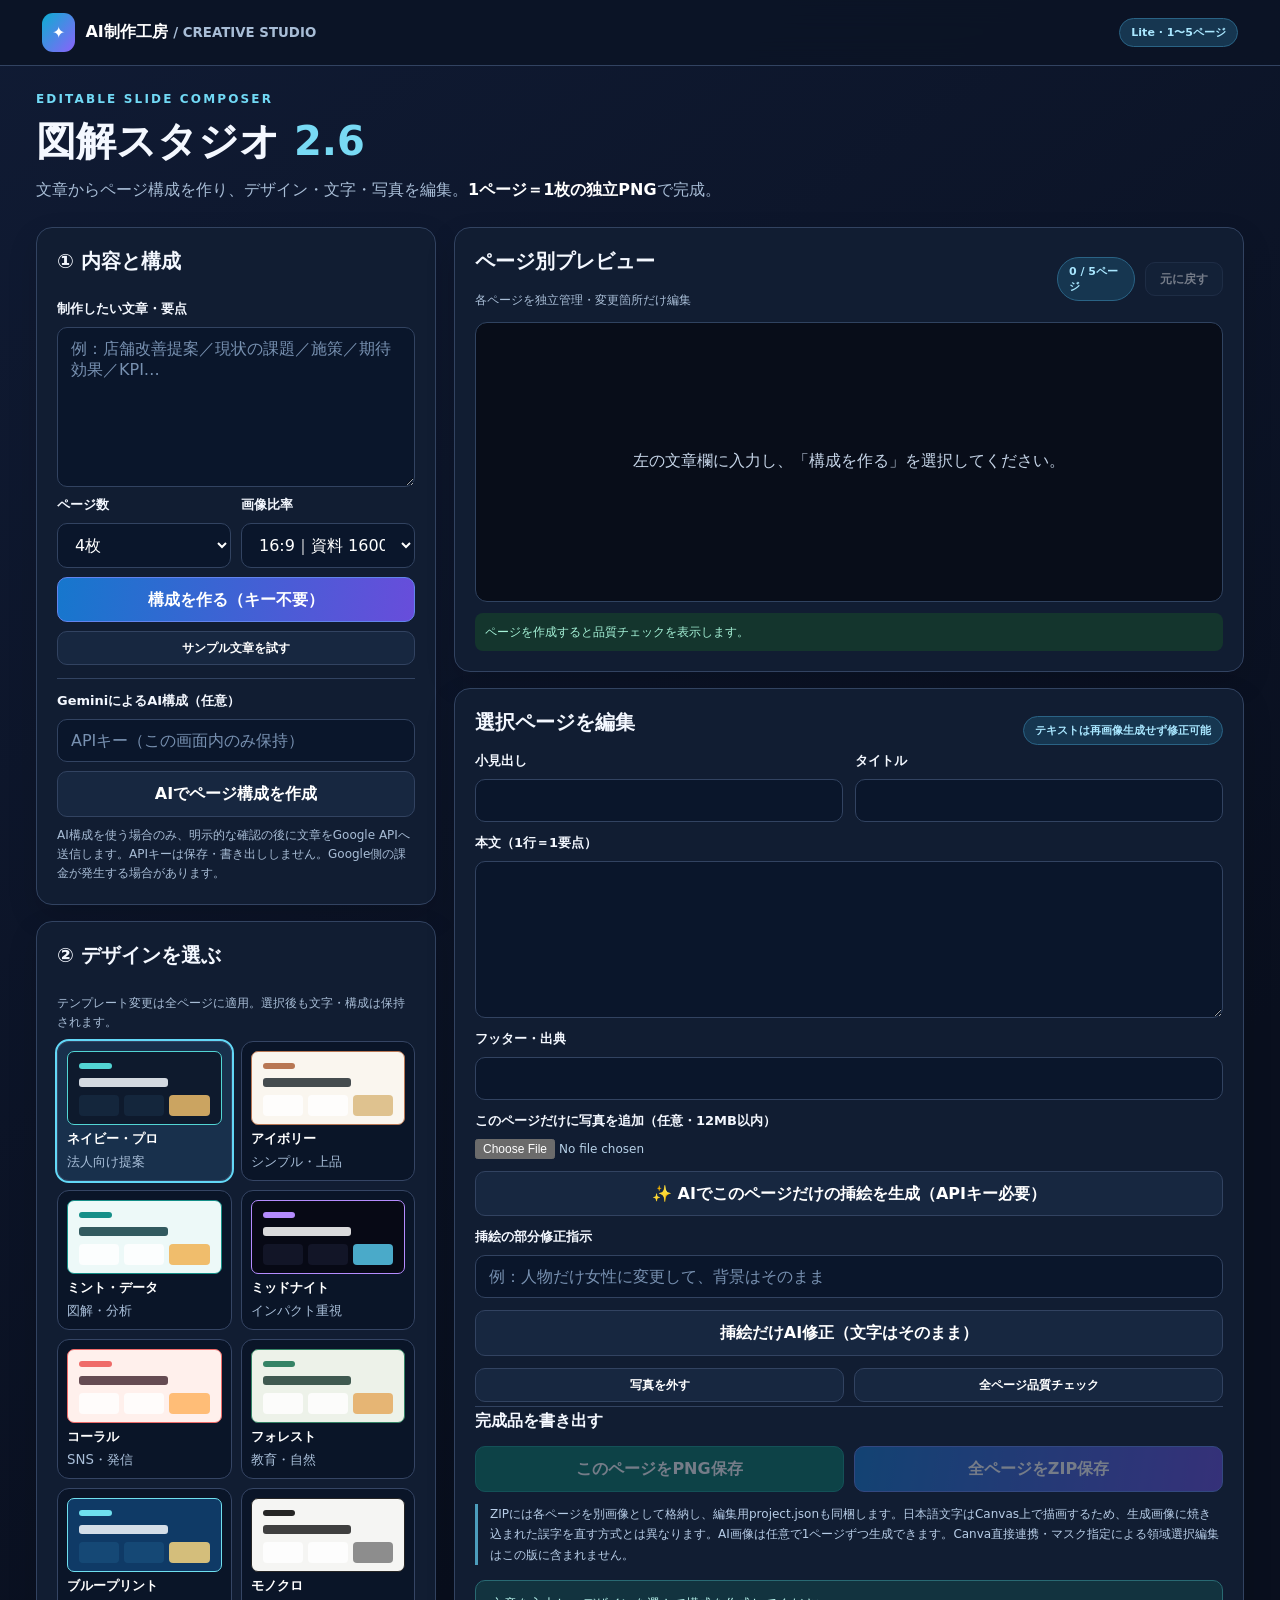
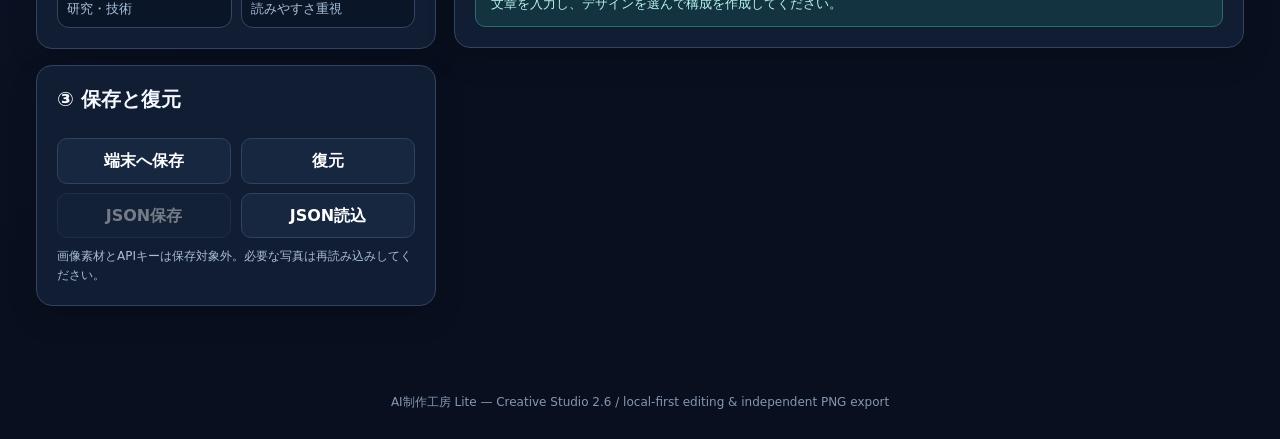
<file: keirin-race-gate/ai-seisaku-kobo/creative-studio.html>
<!doctype html>
<html lang="ja">
<head>
<meta charset="utf-8">
<meta name="viewport" content="width=device-width, initial-scale=1, viewport-fit=cover">
<meta name="theme-color" content="#0a1020">
<meta name="description" content="AI制作工房 図解スタジオ。デザインを選んで編集可能なスライドを作成し、1ページ1枚のPNGで書き出し。">
<title>図解スタジオ | AI制作工房 Lite</title>
<style>
:root{font-family:Inter,"Noto Sans JP",system-ui,-apple-system,sans-serif;color-scheme:dark;--bg:#090f1e;--panel:#111d32;--soft:#172740;--line:#324361;--fg:#f4f8ff;--muted:#a8bdd6;--sky:#71d9f5;--radius:16px}
*{box-sizing:border-box}body{margin:0;background:linear-gradient(145deg,#101b34,#090f1e 65%);color:var(--fg);min-height:100vh}a{color:#a3dcff}button,input,textarea,select{font:inherit}button{cursor:pointer}button:disabled{opacity:.42;cursor:not-allowed}button:focus-visible,a:focus-visible,input:focus-visible,textarea:focus-visible,select:focus-visible{outline:3px solid var(--sky);outline-offset:2px}
.top{background:#0b1426e9;border-bottom:1px solid var(--line);padding:13px clamp(16px,4vw,42px);display:flex;align-items:center;justify-content:space-between;gap:16px;position:sticky;top:0;z-index:10;backdrop-filter:blur(14px)}
.brand{display:flex;align-items:center;gap:10px;color:#fff;text-decoration:none;font-weight:850}.logo{background:linear-gradient(130deg,#0caed1,#8b62fb);border-radius:11px;padding:10px}.top small{color:var(--muted)}
main{max-width:1520px;margin:auto;padding:26px clamp(14px,3vw,36px) 60px}.hero{display:flex;justify-content:space-between;gap:18px;align-items:end;margin-bottom:24px}.eyebrow{font-size:12px;color:var(--sky);font-weight:850;letter-spacing:.18em}h1{font-size:clamp(26px,3.6vw,40px);margin:8px 0}h2{font-size:20px;margin:0 0 16px}h3{font-size:16px;margin:0}p{color:var(--muted);line-height:1.6;margin:0}
.grid{display:grid;grid-template-columns:minmax(310px,400px) minmax(0,1fr);gap:18px;align-items:start}
.panel{border:1px solid var(--line);border-radius:var(--radius);background:var(--panel);padding:20px;box-shadow:0 12px 30px #0002}.sidebar{display:grid;gap:16px}.group{display:grid;gap:9px}.group label{font-weight:750;font-size:13px}.hint{color:var(--muted);font-size:12px;line-height:1.6}.row{display:flex;gap:10px;flex-wrap:wrap;align-items:center}.row>*{flex:1}textarea,input:not([type=file]),select{display:block;width:100%;border:1px solid var(--line);border-radius:10px;padding:11px 13px;background:#0a162b;color:#fff;resize:vertical}textarea::placeholder,input::placeholder{color:#7891b1}#source{min-height:160px}.btn{border:1px solid var(--line);border-radius:10px;padding:11px 14px;background:var(--soft);color:#fff;font-weight:800;line-height:1.35}.btn:hover{background:#213956}.btn.primary{background:linear-gradient(100deg,#1677cd,#684ddb);border-color:#6384ed}.btn.primary:hover{filter:brightness(1.15)}.btn.good{background:#087665;border-color:#1a998c}.btn.small{font-size:12px;padding:8px 11px}.btn.full{width:100%}
.design-list{display:grid;grid-template-columns:repeat(2,minmax(0,1fr));gap:9px}.design-item{display:grid;gap:5px;background:#0a1528;color:#fff;border:1px solid #354564;border-radius:12px;text-align:left;padding:9px;min-width:0}.design-item.chosen{outline:2px solid #63d8f7;outline-offset:0;background:#18304c}.design-item strong{font-size:13px}.design-item small{color:#a9bfd9}.design-art{height:74px;border:1px solid;border-radius:7px;padding:11px;overflow:hidden}.design-bar{height:6px;width:25%;border-radius:4px;margin-bottom:9px}.design-head{height:9px;width:68%;border-radius:3px;margin-bottom:8px;opacity:.85}.design-blocks{display:flex;gap:5px;height:21px}.design-blocks span{flex:1;border-radius:4px;opacity:.82}
.workspace{display:grid;gap:16px;min-width:0}.work-head{display:flex;align-items:center;justify-content:space-between;gap:14px;flex-wrap:wrap}.muted{color:var(--muted)}.tag{border-radius:999px;background:#163650;color:#a9e7ff;border:1px solid #2a6385;padding:6px 11px;font-size:11px;font-weight:850}
.page-tabs{display:flex;gap:8px;overflow-x:auto;padding:2px 1px 10px}.page-tab{color:#bad0e7;background:#0a162b;border:1px solid #354765;border-radius:9px;padding:10px;white-space:nowrap;font-size:12px}.page-tab.active{color:#fff;border-color:#65cdef;background:#153653}
.canvas-wrap{background:#080d19;border:1px solid #304360;border-radius:12px;overflow:hidden;display:grid;place-items:center;padding:14px;min-height:280px}
canvas{width:100%;height:auto;max-height:720px;object-fit:contain;box-shadow:0 15px 44px #0008;border-radius:4px}
#empty{color:#c6d5e8;text-align:center;padding:70px 12px}#editor{display:grid;gap:12px}.edit-grid{display:grid;grid-template-columns:1fr 1fr;gap:12px}.edit-grid .wide{grid-column:1/-1}.edit-grid textarea{min-height:100px}.divider{height:1px;background:var(--line);margin:4px 0}
.status{margin-top:15px;padding:13px 15px;border-radius:10px;border:1px solid #296a73;background:#12333f;color:#b8f4ed;font-size:13px;line-height:1.5;overflow-wrap:anywhere}.status.warn,.qa.warn{border-color:#b88348;background:#493021;color:#ffdeb0}.qa{padding:10px;border-radius:8px;background:#14352d;color:#a6f3d8;font-size:12px;line-height:1.5;margin-top:11px}
.actions{display:flex;gap:10px;flex-wrap:wrap}.actions .btn{flex:1;min-width:138px}.note{font-size:12px;color:#b7cde7;line-height:1.7;border-left:3px solid #4c9dbc;padding-left:12px;margin-top:12px}
.file{color:#b7d1e8;font-size:12px;max-width:100%}footer{padding:28px;text-align:center;color:#8397b3;font-size:12px}
@media(max-width:980px){.grid{grid-template-columns:1fr}.sidebar{grid-template-columns:repeat(2,minmax(0,1fr))}.sidebar>.panel:first-child{grid-column:1/-1}}
@media(max-width:640px){.top small{display:none}.hero{align-items:start}.sidebar{grid-template-columns:1fr}.panel{padding:15px}.edit-grid{grid-template-columns:1fr}.edit-grid .wide{grid-column:auto}.canvas-wrap{min-height:190px;padding:8px}h2{font-size:18px}.top{padding:11px 13px}.actions .btn{min-width:42%}}
</style>
</head>
<body>
<header class="top"><a href="./index.html" class="brand"><span class="logo" aria-hidden="true">✦</span><span>AI制作工房 <small> / CREATIVE STUDIO</small></span></a><span class="tag">Lite · 1〜5ページ</span></header>
<main>
  <section class="hero">
    <div><div class="eyebrow">EDITABLE SLIDE COMPOSER</div><h1>図解スタジオ <span style="color:#78daf4">2.6</span></h1><p>文章からページ構成を作り、デザイン・文字・写真を編集。<strong style="color:white">1ページ＝1枚の独立PNG</strong>で完成。</p></div>
  </section>
  <div class="grid">
    <aside class="sidebar">
      <section class="panel group">
        <h2>① 内容と構成</h2>
        <label for="source">制作したい文章・要点</label>
        <textarea id="source" maxlength="20000" placeholder="例：店舗改善提案／現状の課題／施策／期待効果／KPI…"></textarea>
        <div class="row"><div class="group"><label for="pageCount">ページ数</label><select id="pageCount"><option value="1">1枚</option><option value="2">2枚</option><option value="3">3枚</option><option value="4" selected>4枚</option><option value="5">5枚（Lite上限）</option></select></div>
        <div class="group"><label for="format">画像比率</label><select id="format"><option value="landscape">16:9｜資料 1600×900</option><option value="portrait">3:4｜SNS 1080×1440</option></select></div></div>
        <button class="btn primary full" id="localBtn" type="button">構成を作る（キー不要）</button>
        <button class="btn small" id="sampleBtn" type="button">サンプル文章を試す</button>
        <div class="divider"></div>
        <label for="apiKey">GeminiによるAI構成（任意）</label>
        <input id="apiKey" type="password" autocomplete="off" placeholder="APIキー（この画面内のみ保持）">
        <button id="aiBtn" class="btn" type="button">AIでページ構成を作成</button>
        <p class="hint">AI構成を使う場合のみ、明示的な確認の後に文章をGoogle APIへ送信します。APIキーは保存・書き出ししません。Google側の課金が発生する場合があります。</p>
      </section>
      <section class="panel group">
        <h2>② デザインを選ぶ</h2>
        <p class="hint">テンプレート変更は全ページに適用。選択後も文字・構成は保持されます。</p>
        <div id="designGallery" class="design-list" role="group" aria-label="デザインテーマ"></div>
      </section>
      <section class="panel group">
        <h2>③ 保存と復元</h2>
        <div class="actions"><button id="saveBtn" class="btn" type="button">端末へ保存</button><button id="restoreBtn" class="btn" type="button">復元</button></div>
        <div class="actions"><button id="jsonBtn" class="btn" type="button" disabled>JSON保存</button><button id="importBtn" class="btn" type="button">JSON読込</button></div>
        <input id="importFile" type="file" accept="application/json,.json" hidden>
        <p class="hint">画像素材とAPIキーは保存対象外。必要な写真は再読み込みしてください。</p>
      </section>
    </aside>
    <div class="workspace">
      <section class="panel">
        <div class="work-head"><div><h2>ページ別プレビュー</h2><p class="hint">各ページを独立管理・変更箇所だけ編集</p></div><div class="row"><span id="counter" class="tag">0 / 5ページ</span><button id="undoBtn" class="btn small" type="button" disabled>元に戻す</button></div></div>
        <div id="pageTabs" class="page-tabs" aria-label="ページ選択"></div>
        <div class="canvas-wrap"><div id="empty">左の文章欄に入力し、「構成を作る」を選択してください。</div><canvas id="preview" width="1600" height="900" role="img" aria-label="現在のスライドのプレビュー"></canvas></div>
        <div id="qa" class="qa">ページを作成すると品質チェックを表示します。</div>
      </section>
      <section class="panel">
        <div class="work-head"><h2>選択ページを編集</h2><span class="tag">テキストは再画像生成せず修正可能</span></div>
        <div id="editor" hidden>
          <div class="edit-grid">
            <div class="group"><label for="edit_kicker">小見出し</label><input id="edit_kicker" maxlength="60"></div>
            <div class="group"><label for="edit_title">タイトル</label><input id="edit_title" maxlength="100"></div>
            <div class="group wide"><label for="edit_body">本文（1行＝1要点）</label><textarea id="edit_body" maxlength="680" rows="7"></textarea></div>
            <div class="group wide"><label for="edit_footer">フッター・出典</label><input id="edit_footer" maxlength="60"></div>
          </div>
          <div class="group"><label for="pageImage">このページだけに写真を追加（任意・12MB以内）</label><input class="file" id="pageImage" type="file" accept="image/*"></div>
          <button id="generateImageBtn" type="button" class="btn">✨ AIでこのページだけの挿絵を生成（APIキー必要）</button>
          <div class="group"><label for="imageEditInstruction">挿絵の部分修正指示</label><input id="imageEditInstruction" maxlength="800" placeholder="例：人物だけ女性に変更して、背景はそのまま"></div>
          <button id="editImageBtn" type="button" class="btn">挿絵だけAI修正（文字はそのまま）</button>
          <div class="row"><button id="clearImageBtn" type="button" class="btn small">写真を外す</button><button id="checkBtn" type="button" class="btn small">全ページ品質チェック</button></div>
        </div>
        <div class="divider"></div>
        <h3>完成品を書き出す</h3>
        <div class="actions" style="margin-top:14px">
          <button id="downloadBtn" class="btn good" type="button" disabled>このページをPNG保存</button>
          <button id="zipBtn" class="btn primary" type="button" disabled>全ページをZIP保存</button>
        </div>
        <p class="note">ZIPには各ページを別画像として格納し、編集用project.jsonも同梱します。日本語文字はCanvas上で描画するため、生成画像に焼き込まれた誤字を直す方式とは異なります。AI画像は任意で1ページずつ生成できます。Canva直接連携・マスク指定による領域選択編集はこの版に含まれません。</p>
        <div id="status" class="status" role="status" aria-live="polite"></div>
      </section>
    </div>
  </div>
</main>
<footer>AI制作工房 Lite — Creative Studio 2.6 / local-first editing &amp; independent PNG export</footer>
<script src="./creative-studio.js?v=2.6.0"></script>
</body>
</html>
</file>
<file: android/app/src/main/assets/styles.css>
:root{
  --bg:#f3f5f9;--card:#fff;--text:#101828;--muted:#667085;--line:#e4e7ec;
  --brand:#0b1220;--brand2:#3157d5;--soft:#eef3ff;--danger:#b42318;--warn:#b54708;--ok:#067647;
  --purple:#6938ef;--shadow:0 10px 30px rgba(16,24,40,.075);--radius:20px;
}
*{box-sizing:border-box;-webkit-tap-highlight-color:transparent}
html,body{margin:0;background:var(--bg);color:var(--text);font-family:-apple-system,BlinkMacSystemFont,"Segoe UI","Noto Sans JP",sans-serif}
body{min-height:100vh;overscroll-behavior:none}button,input,select,textarea{font:inherit}button{cursor:pointer}
button:focus-visible,input:focus-visible,select:focus-visible,textarea:focus-visible{outline:3px solid rgba(49,87,213,.22);outline-offset:2px}
.app-shell{min-height:100vh;padding-bottom:calc(80px + env(safe-area-inset-bottom))}
.topbar{position:sticky;top:0;z-index:20;display:flex;align-items:center;justify-content:space-between;padding:calc(13px + env(safe-area-inset-top)) 18px 12px;background:rgba(243,245,249,.94);backdrop-filter:blur(18px);border-bottom:1px solid rgba(228,231,236,.86)}
.eyebrow{font-size:10px;font-weight:850;letter-spacing:.16em;color:var(--muted)}h1,h2,h3,p{margin:0}.topbar h1{font-size:25px;line-height:1.15;margin-top:3px}
.icon-btn{width:44px;height:44px;border:0;border-radius:15px;background:var(--brand);color:#fff;font-size:27px;display:grid;place-items:center;box-shadow:var(--shadow)}.icon-btn.ghost{background:#eef0f4;color:var(--text);box-shadow:none}
.main{padding:16px;max-width:1000px;margin:0 auto}.screen{display:grid;gap:15px}
.hero{background:linear-gradient(140deg,#0b1220,#25334f);color:#fff;border-radius:26px;padding:20px;box-shadow:var(--shadow)}.hero-top{display:flex;justify-content:space-between;gap:12px;align-items:flex-start}.hero .sub{color:#cbd5e1;font-size:12px;margin-top:4px}.hero h2{font-size:22px}.hero-number{font-size:42px;font-weight:860;letter-spacing:-.05em;margin:13px 0 2px}.hero-label{font-size:12px;color:#cbd5e1}
.quick-actions{display:grid;grid-template-columns:1fr 1fr;gap:10px;margin-top:16px}.quick-btn{border:1px solid rgba(255,255,255,.18);background:rgba(255,255,255,.085);color:#fff;border-radius:15px;padding:12px;font-weight:780;text-align:left;min-height:62px}.quick-btn small{display:block;color:#cbd5e1;font-weight:500;margin-top:3px}
.metrics{display:grid;grid-template-columns:repeat(2,1fr);gap:10px}.metric{background:var(--card);border:1px solid var(--line);border-radius:18px;padding:15px;min-width:0}.metric .n{font-size:27px;font-weight:860}.metric .l{font-size:12px;color:var(--muted);margin-top:3px}.metric.alert .n{color:var(--danger)}.metric.good .n{color:var(--ok)}.metric.purple .n{color:var(--purple)}
.section-card{background:var(--card);border:1px solid var(--line);border-radius:var(--radius);padding:16px;box-shadow:0 4px 18px rgba(16,24,40,.035)}.section-head{display:flex;align-items:center;justify-content:space-between;gap:10px;margin-bottom:13px}.section-head h3{font-size:16px}.section-head .hint{font-size:11px;color:var(--muted)}
.link-btn{border:0;background:none;color:var(--brand2);font-weight:780;padding:6px 0}.primary-btn{border:0;background:var(--brand);color:#fff;border-radius:14px;min-height:48px;padding:0 18px;font-weight:820}.secondary-btn{border:1px solid var(--line);background:#fff;border-radius:14px;min-height:46px;padding:0 15px;font-weight:760}.danger-text{border:0;background:none;color:var(--danger);font-weight:820;padding:12px}.tiny-btn{border:1px solid var(--line);background:#fff;border-radius:11px;padding:8px 10px;font-size:11px;font-weight:760}
.list{display:grid;gap:9px}.row-card{border:1px solid var(--line);border-radius:16px;padding:13px;background:#fff;display:flex;align-items:center;gap:11px;min-height:70px}.row-card:active{transform:scale(.995)}.avatar{width:42px;height:42px;border-radius:14px;background:#edf0f6;display:grid;place-items:center;font-weight:850;flex:0 0 auto}.row-main{min-width:0;flex:1}.row-title{font-weight:820;white-space:nowrap;overflow:hidden;text-overflow:ellipsis}.row-sub{font-size:12px;color:var(--muted);margin-top:4px;white-space:nowrap;overflow:hidden;text-overflow:ellipsis}.row-side{text-align:right;flex:0 0 auto}.row-date{font-size:11px;color:var(--muted);margin-top:5px}.chev{color:#98a2b3;font-size:20px}
.badge{display:inline-flex;align-items:center;max-width:138px;padding:5px 8px;border-radius:999px;background:#f2f4f7;font-size:10px;font-weight:820;white-space:nowrap}.badge.hot{background:#feeceb;color:#b42318}.badge.ok{background:#ecfdf3;color:#067647}.badge.blue{background:#eef4ff;color:#3157d5}.badge.warn{background:#fff6e6;color:#b54708}.badge.purple{background:#f4f0ff;color:#6938ef}
.search-wrap{display:grid;grid-template-columns:minmax(0,1fr) 126px;gap:9px;position:sticky;top:82px;z-index:10;padding:2px 0}.search,.filter-select{border:1px solid var(--line);background:#fff;border-radius:15px;min-height:46px;outline:none}.search{width:100%;padding:12px 14px}.filter-select{padding:0 9px}.search:focus,.filter-select:focus{border-color:#9eb1ef;box-shadow:0 0 0 3px #eef3ff}
.empty{padding:28px 12px;text-align:center;color:var(--muted)}.empty strong{display:block;color:var(--text);font-size:16px;margin-bottom:5px}.notice{background:#f8f9fc;border:1px solid var(--line);border-radius:14px;padding:12px;font-size:12px;line-height:1.55;color:var(--muted)}
.pipeline-wrap{overflow-x:auto;margin:0 -16px;padding:0 16px 12px;scroll-snap-type:x proximity}.pipeline{display:flex;gap:11px;width:max-content}.pipe-col{width:min(78vw,290px);background:#eaedf3;border-radius:18px;padding:11px;scroll-snap-align:start}.pipe-head{display:flex;align-items:center;justify-content:space-between;padding:3px 3px 10px}.pipe-head b{font-size:13px}.count-pill{background:#fff;border-radius:999px;padding:3px 8px;font-size:11px;font-weight:820}.pipe-list{display:grid;gap:8px;min-height:80px}.pipe-card{background:#fff;border:1px solid #dde1e8;border-radius:14px;padding:11px;min-height:70px}.pipe-card b{font-size:13px;display:block}.pipe-card small{display:block;color:var(--muted);margin-top:4px;line-height:1.35}
.progress{height:7px;background:#edf0f4;border-radius:99px;overflow:hidden}.progress>span{display:block;height:100%;background:var(--brand2);border-radius:inherit}.source-grid{display:grid;gap:10px}.source-row{display:grid;grid-template-columns:minmax(80px,1fr) 2fr 32px;gap:10px;align-items:center;font-size:12px}.source-row strong{text-align:right}
.bottom-nav{position:fixed;left:0;right:0;bottom:0;z-index:30;height:calc(66px + env(safe-area-inset-bottom));padding:5px 8px env(safe-area-inset-bottom);display:grid;grid-template-columns:repeat(5,1fr);background:rgba(255,255,255,.98);border-top:1px solid var(--line);backdrop-filter:blur(18px)}.nav-item{border:0;background:none;color:#8b95a6;display:flex;flex-direction:column;align-items:center;justify-content:center;gap:2px;border-radius:13px;min-width:54px}.nav-item span{font-size:20px;font-weight:820;line-height:1}.nav-item small{font-size:10px;font-weight:720}.nav-item.active{color:var(--text);background:#f2f4f7}
.sheet-backdrop{position:fixed;inset:0;background:rgba(16,24,40,.4);z-index:40;backdrop-filter:blur(2px)}.sheet{position:fixed;left:0;right:0;bottom:0;z-index:50;background:#fff;border-radius:26px 26px 0 0;max-height:93vh;overflow:auto;padding:8px 17px calc(20px + env(safe-area-inset-bottom));box-shadow:0 -18px 48px rgba(16,24,40,.18)}.sheet-handle{width:42px;height:5px;border-radius:99px;background:#d8dbe1;margin:2px auto 12px}.sheet-head{position:sticky;top:-8px;background:rgba(255,255,255,.96);backdrop-filter:blur(10px);z-index:3;display:flex;align-items:center;justify-content:space-between;gap:12px;margin:0 -5px 14px;padding:8px 5px 8px}.sheet-head h2{font-size:22px;margin-top:2px}.sheet-body{padding-bottom:4px}.hidden{display:none!important}
.form-stack{display:grid;gap:13px}.form-stack label{font-size:12px;color:#475467;font-weight:720;display:grid;gap:6px}.form-stack input,.form-stack select,.form-stack textarea{width:100%;border:1px solid var(--line);background:#fff;color:var(--text);border-radius:13px;padding:12px;outline:none;min-height:45px}.form-stack textarea{resize:vertical}.form-stack input:focus,.form-stack select:focus,.form-stack textarea:focus{border-color:#9eb1ef;box-shadow:0 0 0 3px #eef3ff}.form-grid.two{display:grid;grid-template-columns:1fr 1fr;gap:10px}.form-grid.score-grid{display:grid;grid-template-columns:110px 1fr;gap:10px}.form-actions{display:flex;justify-content:flex-end;align-items:center;gap:8px;padding-top:6px}.form-actions .primary-btn{min-width:120px}.sticky-actions{position:sticky;bottom:-20px;background:rgba(255,255,255,.96);backdrop-filter:blur(10px);padding:11px 0 calc(7px + env(safe-area-inset-bottom));z-index:2}.required{font-size:9px;color:var(--danger);margin-left:3px}.field-title{font-size:12px;color:#475467;font-weight:780;margin-bottom:7px}.tiny-note{font-size:10px;color:var(--muted);font-weight:500}.score-fieldset{background:#f8f9fc;border:1px solid var(--line);border-radius:15px;padding:12px}.safety-note{font-size:11px!important;color:var(--muted);line-height:1.55;background:#f8f9fc;padding:10px;border-radius:12px}
.detail-grid{display:grid;grid-template-columns:1fr 1fr;gap:9px}.detail-item{background:#f7f8fb;border-radius:14px;padding:11px;min-width:0}.detail-item small{display:block;color:var(--muted);font-size:10px;margin-bottom:4px}.detail-item b{font-size:13px;word-break:break-word}.detail-note{margin-top:10px;background:#f7f8fb;border-radius:14px;padding:13px;font-size:13px;line-height:1.6;white-space:pre-wrap}.status-stepper{display:flex;gap:7px;overflow-x:auto;padding:2px 0 8px}.status-chip{border:1px solid var(--line);background:#fff;border-radius:999px;padding:8px 11px;white-space:nowrap;font-size:11px;font-weight:760}.status-chip.current{background:var(--brand);color:#fff;border-color:var(--brand)}
.score-panel{display:grid;grid-template-columns:82px 1fr;gap:12px;align-items:center;margin:10px 0;background:#f8f9fc;border:1px solid var(--line);border-radius:16px;padding:12px}.score-ring{width:70px;height:70px;border-radius:50%;display:grid;place-items:center;background:conic-gradient(var(--brand2) var(--score-angle,0deg),#e4e7ec 0);position:relative}.score-ring:after{content:"";position:absolute;inset:7px;background:#fff;border-radius:50%}.score-ring b{z-index:1;font-size:20px}.score-panel small{color:var(--muted);line-height:1.5}.score-panel strong{display:block;margin-bottom:4px}
.action-grid{display:grid;grid-template-columns:1fr 1fr;gap:8px;margin-top:12px}.action-grid button{min-height:46px}.section-subtitle{font-size:12px;color:var(--muted);margin:14px 0 8px;font-weight:780}.timeline{display:grid;gap:8px}.timeline-item{display:grid;grid-template-columns:10px 1fr;gap:9px}.timeline-dot{width:8px;height:8px;border-radius:50%;background:var(--brand2);margin-top:5px}.timeline-body{border-left:1px solid var(--line);padding:0 0 11px 10px}.timeline-body b{font-size:12px;display:block}.timeline-body small{display:block;color:var(--muted);margin-top:2px;line-height:1.45}.interview-card{border:1px solid var(--line);border-radius:14px;padding:11px;margin-top:8px}.interview-card .head{display:flex;justify-content:space-between;gap:10px}.interview-card b{font-size:12px}.interview-card small{color:var(--muted);font-size:11px}.interview-card p{font-size:12px;line-height:1.55;color:#475467;margin-top:7px;white-space:pre-wrap}
.more-grid{display:grid;gap:10px}.menu-card{background:#fff;border:1px solid var(--line);border-radius:17px;padding:15px;display:flex;align-items:center;justify-content:space-between;gap:12px;text-align:left;width:100%;min-height:72px}.menu-card b{display:block}.menu-card small{display:block;color:var(--muted);margin-top:4px;line-height:1.4}.backup-box{width:100%;min-height:170px;border:1px solid var(--line);border-radius:14px;padding:12px;font:11px/1.45 monospace;word-break:break-all}
.toast{position:fixed;left:50%;bottom:calc(82px + env(safe-area-inset-bottom));transform:translateX(-50%);z-index:90;background:#0b1220;color:#fff;border-radius:999px;padding:10px 15px;font-size:12px;font-weight:760;box-shadow:var(--shadow);max-width:86vw;text-align:center}.kpi-strip{display:flex;gap:8px;overflow-x:auto;padding-bottom:2px}.kpi-chip{min-width:104px;background:#f7f8fb;border-radius:14px;padding:10px}.kpi-chip b{display:block;font-size:18px}.kpi-chip span{font-size:10px;color:var(--muted)}
.funnel-row{display:grid;grid-template-columns:82px 1fr 48px;gap:10px;align-items:center;font-size:11px;margin:8px 0}.funnel-row .progress{height:9px}.funnel-row strong{text-align:right}.split-row{display:flex;gap:8px;flex-wrap:wrap}.chip{border:1px solid var(--line);border-radius:999px;padding:6px 9px;font-size:10px;color:#475467;background:#fff}.warning-card{border:1px solid #fecdca;background:#fff6f5;border-radius:14px;padding:12px;color:#912018;font-size:12px;line-height:1.55}
@media(min-width:720px){.metrics{grid-template-columns:repeat(4,1fr)}.main{padding:20px}.hero{padding:24px}.form-grid.two{gap:14px}.bottom-nav{left:50%;transform:translateX(-50%);max-width:680px;border:1px solid var(--line);border-bottom:0;border-radius:20px 20px 0 0}.sheet{left:50%;right:auto;transform:translateX(-50%);width:min(700px,100%)} }
@media(max-width:390px){.main{padding:12px}.topbar{padding-left:14px;padding-right:14px}.form-grid.two,.form-grid.score-grid{grid-template-columns:1fr}.search-wrap{grid-template-columns:minmax(0,1fr) 112px}.detail-grid{grid-template-columns:1fr 1fr}.action-grid{grid-template-columns:1fr 1fr}}
@media(max-width:340px){.detail-grid,.action-grid{grid-template-columns:1fr}.quick-actions{grid-template-columns:1fr}}
</file>
<file: android/app/src/main/assets/ai.css>
.top-actions{display:flex;align-items:center;gap:8px}.ai-hub-btn{height:44px;min-width:48px;border:1px solid #c7d2fe;border-radius:15px;background:linear-gradient(135deg,#eef2ff,#f5f3ff);color:#4338ca;font-weight:900;letter-spacing:.04em;box-shadow:0 8px 22px rgba(67,56,202,.12)}
.ai-backdrop{position:fixed;inset:0;background:rgba(15,23,42,.5);backdrop-filter:blur(3px);z-index:60}.ai-panel{position:fixed;inset:0 0 0 auto;width:min(720px,100%);z-index:70;background:#f7f8fc;display:flex;flex-direction:column;box-shadow:-24px 0 70px rgba(15,23,42,.2)}.ai-panel-head{display:flex;justify-content:space-between;align-items:center;padding:calc(14px + env(safe-area-inset-top)) 16px 12px;background:rgba(255,255,255,.96);border-bottom:1px solid var(--line);backdrop-filter:blur(16px)}.ai-panel-head h2{font-size:23px;margin-top:2px}.ai-body{padding:15px 15px calc(24px + env(safe-area-inset-bottom));overflow:auto;display:grid;gap:12px}.ai-card{background:#fff;border:1px solid var(--line);border-radius:18px;padding:15px;box-shadow:0 5px 18px rgba(16,24,40,.04)}.ai-card h3{font-size:16px;margin:0 0 5px}.ai-card p{font-size:12px;color:var(--muted);line-height:1.55}.ai-grid{display:grid;grid-template-columns:1fr 1fr;gap:10px}.ai-menu{display:grid;grid-template-columns:1fr 1fr;gap:10px}.ai-tool{border:1px solid var(--line);background:#fff;border-radius:16px;padding:14px;text-align:left;min-height:104px}.ai-tool strong{display:block;font-size:14px}.ai-tool span{display:block;font-size:11px;line-height:1.45;color:var(--muted);margin-top:5px}.ai-tool .emoji{font-size:24px;margin-bottom:8px}.ai-form{display:grid;gap:11px}.ai-form label{display:grid;gap:6px;font-size:12px;color:#475467;font-weight:750}.ai-form input,.ai-form select,.ai-form textarea{width:100%;border:1px solid var(--line);border-radius:13px;background:#fff;min-height:45px;padding:11px;color:var(--text)}.ai-form textarea{min-height:120px;resize:vertical}.ai-actions{display:flex;gap:8px;flex-wrap:wrap;justify-content:flex-end}.ai-actions button{min-height:44px}.ai-primary{border:0;background:linear-gradient(135deg,#4338ca,#3157d5);color:#fff;border-radius:13px;padding:0 16px;font-weight:820}.ai-secondary{border:1px solid var(--line);background:#fff;border-radius:13px;padding:0 14px;font-weight:760}.ai-danger{border:1px solid #fecdca;background:#fff5f4;color:#b42318;border-radius:13px;padding:0 14px;font-weight:780}.ai-status{display:flex;align-items:center;gap:8px;font-size:12px;color:var(--muted)}.ai-dot{width:9px;height:9px;border-radius:50%;background:#98a2b3}.ai-dot.ok{background:#12b76a}.ai-dot.warn{background:#f79009}.ai-note{padding:10px 11px;background:#f8f9fc;border:1px solid var(--line);border-radius:13px;font-size:11px;line-height:1.55;color:var(--muted)}.ai-consent{padding:11px;background:#fff7ed;border:1px solid #fed7aa;border-radius:13px;font-size:11px;line-height:1.55;color:#9a3412}.ai-result{white-space:pre-wrap;background:#f8f9fc;border:1px solid var(--line);border-radius:14px;padding:12px;font-size:12px;line-height:1.65;max-height:360px;overflow:auto}.ai-loading{display:flex;align-items:center;gap:10px;padding:16px}.ai-spinner{width:18px;height:18px;border-radius:50%;border:2px solid #d0d5dd;border-top-color:#4338ca;animation:spin .8s linear infinite}@keyframes spin{to{transform:rotate(360deg)}}.ai-file{border:1px dashed #cbd5e1;border-radius:14px;padding:13px;background:#fbfcfe}.ai-kv{display:grid;grid-template-columns:110px 1fr;gap:7px 10px;font-size:12px}.ai-kv b{color:#475467}.ai-kv span{word-break:break-word}.ai-error{padding:11px;border:1px solid #fecdca;background:#fff6f5;color:#b42318;border-radius:13px;font-size:12px;line-height:1.55}.ai-success{padding:11px;border:1px solid #abefc6;background:#ecfdf3;color:#067647;border-radius:13px;font-size:12px;line-height:1.55}.ai-hidden{display:none!important}
@media(max-width:520px){.ai-menu,.ai-grid{grid-template-columns:1fr}.ai-panel{width:100%}.ai-body{padding:12px}.ai-kv{grid-template-columns:1fr}.ai-actions{display:grid;grid-template-columns:1fr 1fr}.ai-actions button{width:100%}}
</file>
<file: android/app/src/main/assets/account.css>
.toggle-row{display:flex!important;align-items:center;justify-content:space-between;gap:14px;border:1px solid var(--line);border-radius:14px;padding:12px;background:#fff}.toggle-row span{display:block;min-width:0}.toggle-row b{display:block;font-size:13px;color:var(--text)}.toggle-row small{display:block;margin-top:3px;font-size:10px;color:var(--muted);font-weight:500}.toggle-row input[type="checkbox"]{width:22px!important;height:22px!important;min-height:22px!important;flex:0 0 auto}.account-status-pill{display:inline-flex;align-items:center;border-radius:999px;padding:5px 8px;background:#eef4ff;color:#3157d5;font-size:10px;font-weight:800}
</file>
<file: android/app/src/main/assets/vault.css>
.vault-card{background:#fff;border:1px solid var(--line);border-radius:18px;padding:14px}.vault-row{display:flex;align-items:center;justify-content:space-between;gap:10px;padding:10px 0;border-bottom:1px solid var(--line)}.vault-row:last-child{border-bottom:0}.vault-meta{min-width:0;flex:1}.vault-meta b{display:block;font-size:12px;white-space:nowrap;overflow:hidden;text-overflow:ellipsis}.vault-meta small{display:block;color:var(--muted);font-size:10px;margin-top:3px}.vault-actions{display:flex;gap:6px}.vault-file{border:1px dashed #cfd6e4;border-radius:14px;padding:12px;background:#fafbfe}.vault-status{display:flex;align-items:center;gap:7px;font-size:11px;color:var(--muted)}.vault-dot{width:8px;height:8px;border-radius:50%;background:#98a2b3}.vault-dot.ok{background:#12b76a}.vault-dot.warn{background:#f79009}.vault-warning{font-size:11px;line-height:1.55;background:#fff8eb;border:1px solid #fedf89;color:#93370d;border-radius:13px;padding:10px}@media(max-width:390px){.vault-row{align-items:flex-start}.vault-actions{flex-direction:column}}
</file>
<file: android/app/src/main/assets/workflow.css>
.candidate-ai-strip{margin-top:12px;background:#f6f8ff;border:1px solid #dbe4ff;border-radius:16px;padding:12px}.candidate-ai-strip .title{font-size:11px;font-weight:850;color:#344054;margin-bottom:8px}.candidate-ai-grid{display:grid;grid-template-columns:repeat(2,1fr);gap:8px}.candidate-ai-grid button{min-height:44px;border:1px solid #d8e0f6;background:#fff;border-radius:12px;font-size:11px;font-weight:800;color:#1d2939}.candidate-ai-grid button:active{transform:scale(.99)}@media(max-width:340px){.candidate-ai-grid{grid-template-columns:1fr}}
</file>
<file: android/app/src/main/assets/audit.css>
.audit-summary{display:grid;grid-template-columns:repeat(3,1fr);gap:8px}.audit-stat{background:#f7f8fb;border:1px solid var(--line);border-radius:14px;padding:10px}.audit-stat b{display:block;font-size:19px}.audit-stat span{display:block;font-size:10px;color:var(--muted);margin-top:2px}.audit-list{display:grid;gap:7px;margin-top:10px}.audit-item{display:flex;align-items:center;justify-content:space-between;gap:10px;border:1px solid var(--line);border-radius:13px;padding:10px}.audit-item b{font-size:11px}.audit-item small{display:block;color:var(--muted);font-size:9px;margin-top:3px}.audit-state{font-size:10px;font-weight:800}.audit-state.ok{color:var(--ok)}.audit-state.ng{color:var(--danger)}@media(max-width:340px){.audit-summary{grid-template-columns:1fr}}
</file>
<file: android/app/src/main/assets/onboarding.css>
.onboarding-card{background:linear-gradient(135deg,#f8faff,#eef4ff);border:1px solid #d8e3ff;border-radius:20px;padding:15px}.onboarding-card h3{font-size:15px}.onboarding-card p{font-size:11px;line-height:1.6;color:var(--muted);margin-top:5px}.onboarding-steps{display:grid;gap:7px;margin-top:11px}.onboarding-step{display:flex;gap:9px;align-items:flex-start;background:#fff;border:1px solid #e2e8f5;border-radius:13px;padding:10px}.onboarding-step b{font-size:11px;display:block}.onboarding-step small{font-size:10px;color:var(--muted);line-height:1.45;display:block;margin-top:2px}.onboarding-num{width:24px;height:24px;border-radius:8px;background:#101828;color:#fff;display:grid;place-items:center;font-size:10px;font-weight:850;flex:0 0 auto}.onboarding-actions{display:flex;gap:7px;flex-wrap:wrap;margin-top:11px}.onboarding-actions button{min-height:40px;border-radius:12px;padding:0 12px;font-size:11px;font-weight:800}.onboarding-actions .skip{border:0;background:transparent;color:var(--muted)}
</file>
